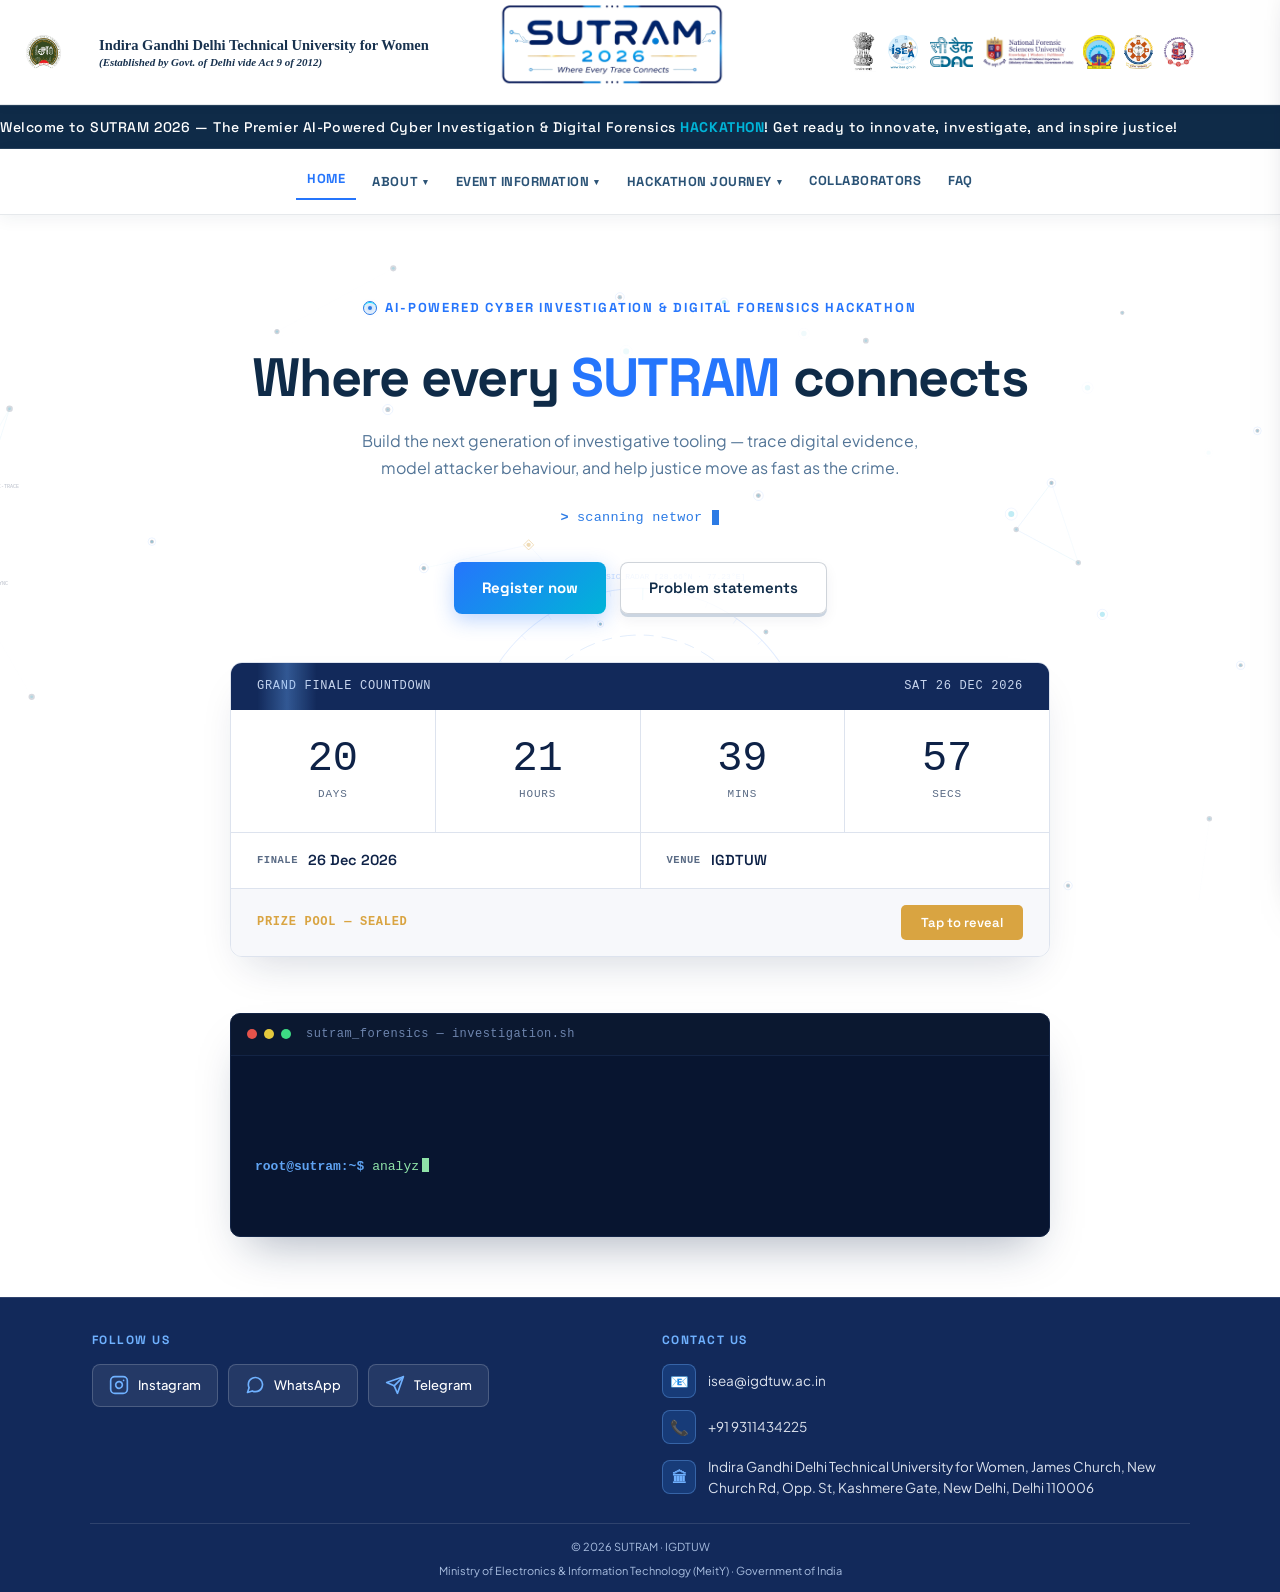
<file: index.html>
<!DOCTYPE html>
<html lang="en">
<head>
    <meta charset="UTF-8" />
    <meta name="viewport" content="width=device-width, initial-scale=1.0" />
    <meta name="description" content="SUTRAM 2026 — AI-Powered Cyber Investigation & Digital Forensics Hackathon." />
    <meta name="theme-color" content="#0E2247" />
    <meta http-equiv="refresh" content="0; url=pages/index.html" />
    <title>SUTRAM 2026 | Where Every Trace Connects</title>
    <link rel="icon" type="image/png" href="assets/images/logos/sutram_logo_final.png?v=4" />
    <script>
        window.location.replace("pages/index.html");
    </script>
</head>
<body>
    <p>If you are not redirected automatically, please follow this link: <a href="pages/index.html">SUTRAM 2026</a>.</p>
</body>
</html>
</file>
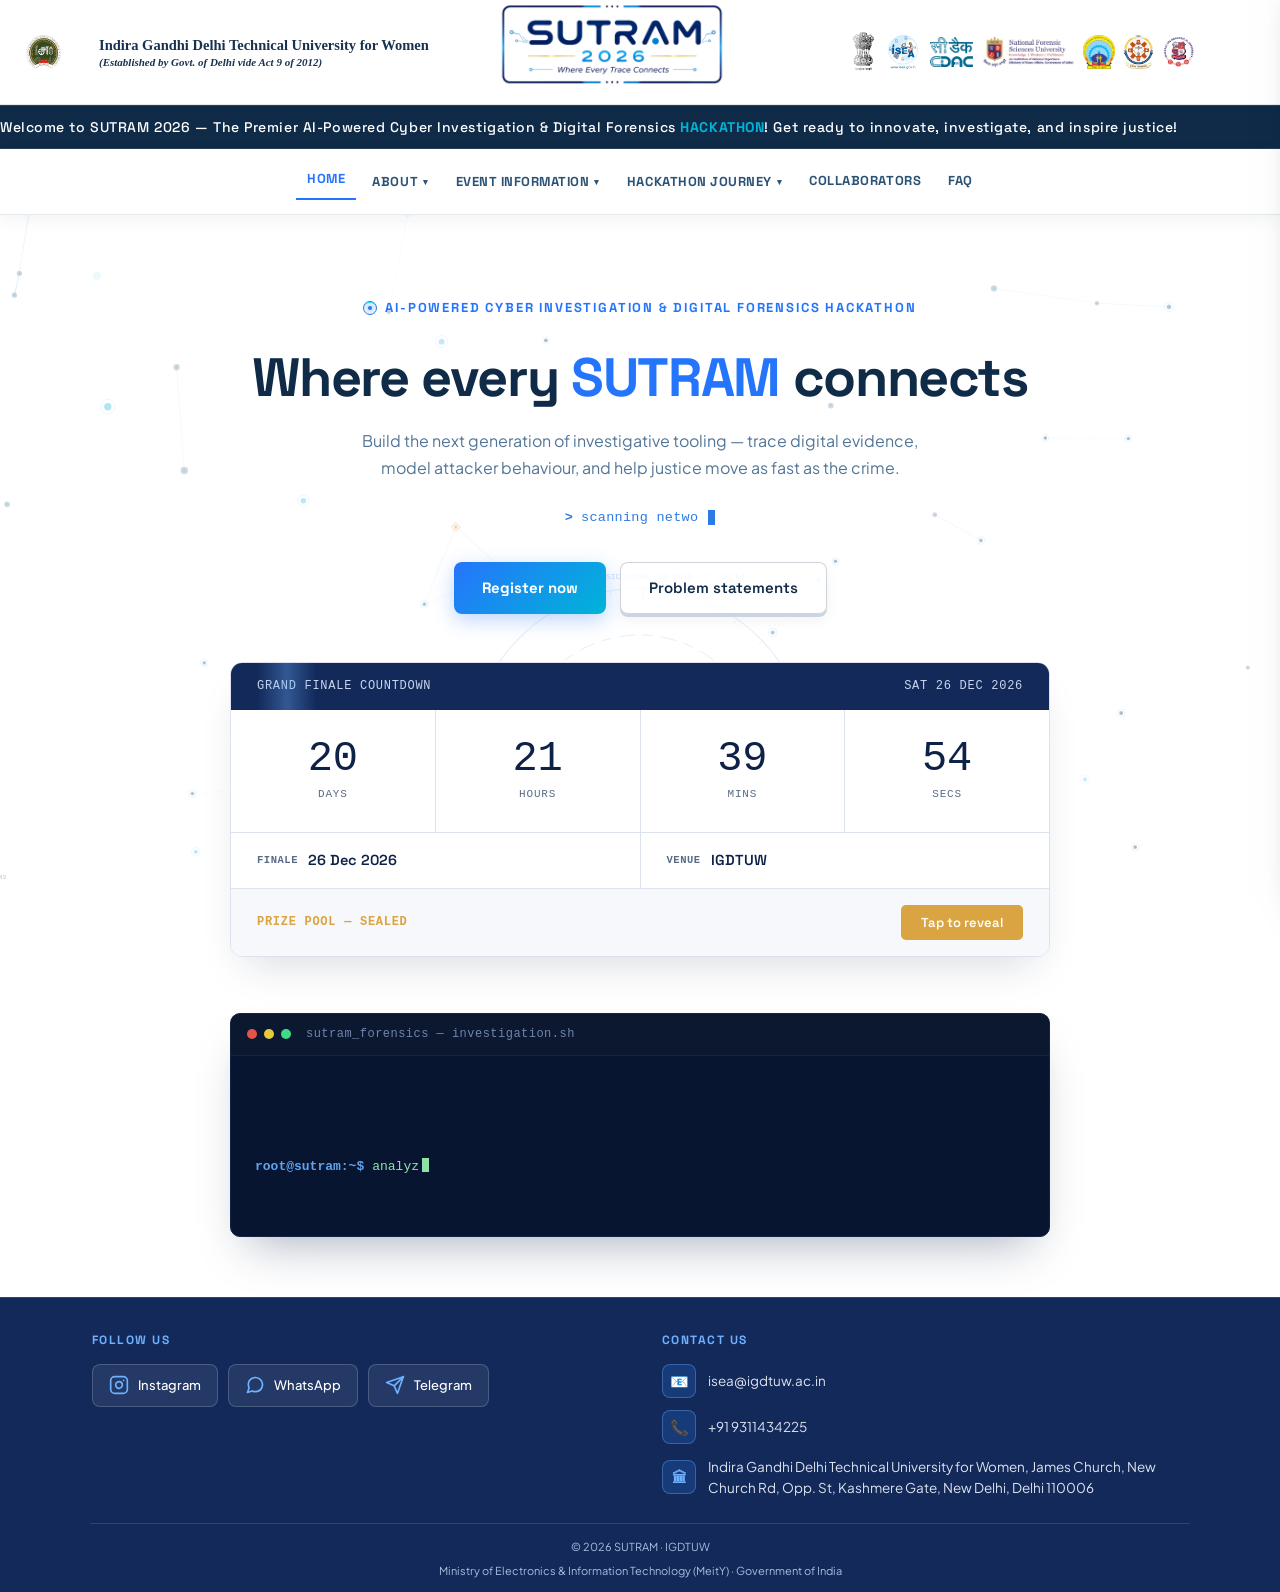
<file: pages/index.html>
<!DOCTYPE html>
<html lang="en">
<head>
<script>(function(){try{if(!localStorage.getItem("sutram-theme-v2")){localStorage.setItem("sutram-theme","light");localStorage.setItem("sutram-theme-v2","1");}var t=localStorage.getItem("sutram-theme");if(t!=="light"&&t!=="dark"){t="light";}document.documentElement.setAttribute("data-theme",t);}catch(e){document.documentElement.setAttribute("data-theme","light");}})();</script>
<meta charset="UTF-8" />
<meta name="viewport" content="width=device-width, initial-scale=1.0" />
<meta name="theme-color" content="#0E2247" />
<meta property="og:type" content="website" />
<meta property="og:title" content="SUTRAM 2026 | Where Every Trace Connects" />
<meta property="og:description" content="SUTRAM 2026 — AI-Powered Cyber Investigation & Digital Forensics Hackathon." />
<meta name="twitter:card" content="summary" />
<meta name="twitter:title" content="SUTRAM 2026 | Where Every Trace Connects" />
<meta name="twitter:description" content="SUTRAM 2026 — AI-Powered Cyber Investigation & Digital Forensics Hackathon." />
<meta name="description" content="SUTRAM 2026 — AI-Powered Cyber Investigation & Digital Forensics Hackathon." />
<title>SUTRAM 2026 | Where Every Trace Connects</title>
<link rel="icon" type="image/png" href="../assets/images/logos/sutram_logo_final.png?v=4" />
<link rel="preconnect" href="https://fonts.googleapis.com" />
<link rel="preconnect" href="https://fonts.gstatic.com" crossorigin />
<link href="https://fonts.googleapis.com/css2?family=Comfortaa:wght@700&family=Montserrat:wght@500;600;700;800;900&family=Outfit:wght@700;800;900&family=Plus+Jakarta+Sans:wght@400;500;600;700;800&family=Space+Grotesk:wght@500;600;700&display=swap" rel="stylesheet" />
<link rel="stylesheet" href="../css/style.css" />
</head>
<body>
  <a class="skip-link" href="#main-content">Skip to main content</a>
  <!-- 3D Interactive Cyber Forensics Mesh Canvas (Full Page Background) -->
  <canvas id="cyber3dCanvas" class="cyber-3d-canvas" aria-hidden="true"></canvas>

  <div class="page">
    <main class="announcement" id="main-content">
      <header class="topbar">
        <div class="topbar-left">
          <a href="index.html" class="topbar-igdtuw-link" aria-label="Indira Gandhi Delhi Technical University for Women" title="Indira Gandhi Delhi Technical University for Women">
            <img loading="eager" decoding="async" class="igdtuw-emblem theme-logo-light" src="../assets/images/logos/igdtuw_logo.png" alt="" aria-hidden="true" />
            <img loading="eager" decoding="async" class="igdtuw-emblem theme-logo-dark" src="../assets/images/logos/igdtuw_logo.png" alt="" aria-hidden="true" />
            <span class="igdtuw-wordmark"><strong>Indira Gandhi Delhi Technical University for Women</strong><small>(Established by Govt. of Delhi vide Act 9 of 2012)</small></span>
          </a>
        </div>

        <a class="topbar-center-logo" href="index.html" aria-label="SUTRAM 2026 home">
          <img loading="eager" decoding="async" class="theme-logo theme-logo-dark" src="../assets/images/logos/sutram_logo_final.png?v=4" alt="SUTRAM 2026" /><img loading="eager" decoding="async" class="theme-logo theme-logo-light" src="../assets/images/logos/sutram_logo_final.png?v=4" alt="" aria-hidden="true" />
        </a>

        <div class="topbar-right">
          <div class="topbar-partner-logos">
            <img loading="eager" decoding="async" class="partner-logo emblem-logo" src="../assets/images/partners/Emblem_of_India_with_transparent_background.png" alt="Government of India emblem" title="Government of India" />
            <img loading="eager" decoding="async" class="partner-logo isea-logo" src="../assets/images/partners/isea_logo.png" alt="ISEA logo" title="Information Security Education and Awareness (ISEA)" />
            <img loading="eager" decoding="async" class="partner-logo cdac-logo" src="../assets/images/logos/cdac.png" alt="C-DAC" title="Centre for Development of Advanced Computing (C-DAC)" />
            <img loading="eager" decoding="async" class="partner-logo nfsu-logo" src="../assets/images/logos/nfsu_logo.png" alt="NFSU" title="National Forensic Sciences University (NFSU)" />
            <img loading="eager" decoding="async" class="partner-logo mnit-logo" src="../assets/images/logos/mnit_bhopal.png" alt="MANIT Bhopal" title="Maulana Azad National Institute of Technology, Bhopal" />
            <img loading="eager" decoding="async" class="partner-logo iiit-logo" src="../assets/images/logos/iiit_sonipat.png" alt="IIIT Sonepat" title="Indian Institute of Information Technology, Sonepat" />
            <img loading="eager" decoding="async" class="partner-logo gtu-logo" src="../assets/images/logos/gtu.png" alt="GTU" title="Gujarat Technological University (GTU)" />
          </div>
        </div>

        <button type="button" class="hamburger-btn" id="menuToggle" aria-expanded="false" aria-controls="navDrawer" aria-label="Toggle navigation menu" title="Navigation Menu">
          <span class="bar"></span>
          <span class="bar"></span>
          <span class="bar"></span>
        </button>
      </header>

      <div class="notification-marquee">
        <div class="marquee-css"><span class="marquee-css-track">
          <span class="marquee-text">Welcome to SUTRAM 2026 &mdash; The Premier AI-Powered Cyber Investigation &amp; Digital Forensics <span class="highlight">HACKATHON</span>! Get ready to innovate, investigate, and inspire justice!</span>
        </span></div>
      </div>

      <nav class="primary-nav" aria-label="Primary navigation">
        <a class="active" href="index.html">Home</a>

        <div class="nav-item">
          <button type="button" class="nav-dropdown-toggle" aria-haspopup="true" aria-expanded="false">About <span class="nav-caret">▾</span></button>
          <div class="nav-dropdown-menu">
            <a href="about.html">About SUTRAM</a>
            <a href="collaborators.html">Collaborators</a>
          </div>
        </div>

        <div class="nav-item">
          <button type="button" class="nav-dropdown-toggle" aria-haspopup="true" aria-expanded="false">Event Information <span class="nav-caret">▾</span></button>
          <div class="nav-dropdown-menu">
            <a href="guidelines.html">Guidelines &amp; Policies</a>
            <a href="evaluation.html">Evaluation Criteria</a>
            <a href="brochure.html">Brochure</a>
            <a href="mentors.html">Mentors</a>
            <a href="jury.html">Jury</a>
            <a href="committee.html">Committee</a>
          </div>
        </div>

        <div class="nav-item">
          <button type="button" class="nav-dropdown-toggle" aria-haspopup="true" aria-expanded="false">Hackathon Journey <span class="nav-caret">▾</span></button>
          <div class="nav-dropdown-menu">
        <a href="problem-statements.html">Problem Statements</a>
        <a href="https://faas.isea.app/formview/Hackathon2026">Registration and PPT Submission</a>
        <a class="nav-template-link" href="../SUTRAM_2026_Idea_Submission_Template.pptx" download="SUTRAM_2026_Idea_Submission_Template.pptx">Download PPT Template</a>
        <a href="evaluation.html">Evaluation</a>
        <a href="results.html">Results</a>
        <div class="nav-dropdown-divider"></div>
        <span class="nav-dropdown-section-label">Up Next</span>
        <div class="nav-timeline-inline" data-timeline-panel>
          <div class="nav-timeline-row" data-timeline-group="1" data-roll-date="2026-10-05"><span class="nav-timeline-label">Registration / Idea Submission Opens</span><span class="nav-timeline-value" data-date="2026-09-07">7 Sep 2026</span></div>
          <div class="nav-timeline-row" data-timeline-group="1" data-roll-date="2026-10-05"><span class="nav-timeline-label">Registration / Idea Submission Closes</span><span class="nav-timeline-value" data-date="2026-10-05">5 Oct 2026</span></div>
          <div class="nav-timeline-row" data-timeline-group="2" data-roll-date="2026-10-25"><span class="nav-timeline-label">First Round Results</span><span class="nav-timeline-value" data-date="2026-10-25">25 Oct 2026</span></div>
          <div class="nav-timeline-row" data-timeline-group="3" data-roll-date="2026-10-28"><span class="nav-timeline-label">Problem Statement Release</span><span class="nav-timeline-value" data-date="2026-10-28">28 Oct 2026</span></div>
          <div class="nav-timeline-row" data-timeline-group="4" data-roll-date="2026-11-10"><span class="nav-timeline-label">Mentorship Sessions</span><span class="nav-timeline-value" data-date="2026-11-01">1–10 Nov 2026</span></div>
          <div class="nav-timeline-row" data-timeline-group="5" data-roll-date="2026-11-20"><span class="nav-timeline-label">Prototype / PPT Submission</span><span class="nav-timeline-value" data-date="2026-11-20">20 Nov 2026</span></div>
          <div class="nav-timeline-row" data-timeline-group="6" data-roll-date="2026-12-05"><span class="nav-timeline-label">Final 25 Teams Selected</span><span class="nav-timeline-value" data-date="2026-12-05">5 Dec 2026</span></div>
          <div class="nav-timeline-row" data-timeline-group="7" data-roll-date="2026-12-27"><span class="nav-timeline-label">Hackathon Finale</span><span class="nav-timeline-value" data-date="2026-12-26">26–27 Dec 2026</span></div>
          <div class="nav-timeline-row" data-timeline-group="7" data-roll-date="2026-12-27"><span class="nav-timeline-label">Winner Announcement</span><span class="nav-timeline-value" data-date="2026-12-27">27 Dec 2026</span></div>
          <p class="nav-timeline-empty" data-timeline-empty hidden>All milestones completed. Thank you for being part of SUTRAM 2026!</p>
        </div>
        <a class="nav-dropdown-link" href="timeline.html">View Full Timeline ↗</a>
      </div>
  </div>

        <a href="collaborators.html">Collaborators</a>
        <a href="faq.html">FAQ</a>
      </nav>

      <section class="hero">
        <div class="wrap">
          <div class="hero-inner">
            <div class="kicker">
              <span class="cyber-radar" aria-hidden="true">
                <span class="radar-sweep"></span>
                <span class="radar-dot"></span>
              </span>
              AI-powered cyber investigation &amp; digital forensics hackathon
            </div>
            <h1>Where every <span class="accent">SUTRAM</span> connects</h1>
            <p class="sub">Build the next generation of investigative tooling &mdash; trace digital evidence, model attacker behaviour, and help justice move as fast as the crime.</p>
            <div class="terminal-scan" aria-live="polite">
              <span class="terminal-prompt">&gt;</span>
              <span class="terminal-text" id="terminalScanText">scanning network traffic for anomalies...</span><span class="terminal-cursor"></span>
            </div>
            <div class="cta-row">
              <a href="https://faas.isea.app/formview/Hackathon2026" class="btn btn-primary">Register now</a>
              <a href="problem-statements.html" class="btn btn-secondary">Problem statements</a>
            </div>
          </div>

          <div class="panel">
            <div class="panel-head">
              <span>GRAND FINALE COUNTDOWN</span>
              <span>SAT 26 DEC 2026</span>
            </div>
            <div class="timer" data-vtl-countdown data-vtl-fixed-target="2026-12-26" data-vtl-fixed-label="Grand Finale">
              <div class="cell"><div class="num" data-vtl-countdown-days>109</div><div class="lbl">DAYS</div></div>
              <div class="cell"><div class="num" data-vtl-countdown-hours>10</div><div class="lbl">HOURS</div></div>
              <div class="cell"><div class="num" data-vtl-countdown-minutes>08</div><div class="lbl">MINS</div></div>
              <div class="cell"><div class="num" data-vtl-countdown-seconds>44</div><div class="lbl">SECS</div></div>
            </div>
            <div class="meta-row">
              <div class="meta"><span class="k">FINALE</span><span class="v">26 Dec 2026</span></div>
              <div class="meta"><span class="k">VENUE</span><span class="v">IGDTUW</span></div>
            </div>
            <div class="prize-strip">
              <span class="k">PRIZE POOL &mdash; SEALED</span>
              <button type="button" class="reveal-btn" data-prize-reveal>Tap to reveal</button>
            </div>
          </div>

          <!-- CYBER INVESTIGATION TERMINAL WINDOW -->
          <div class="cyber-terminal-window" role="region" aria-label="Live Investigation Terminal">
            <div class="cyber-terminal-header">
              <div class="cyber-terminal-dots">
                <span class="dot dot-red"></span>
                <span class="dot dot-yellow"></span>
                <span class="dot dot-green"></span>
              </div>
              <div class="cyber-terminal-title">sutram_forensics &mdash; investigation.sh</div>
            </div>
            <div class="cyber-terminal-body" id="cyberTerminalBody">
              <!-- Lines typed dynamically by JavaScript -->
            </div>
          </div>
        </div>
      </section>

      <!-- GRAND PRIZE REVEAL OVERLAY -->
      <div class="prize-overlay" data-prize-overlay hidden>
        <div class="prize-overlay-backdrop" data-prize-overlay-backdrop></div>
        <div class="prize-overlay-panel" role="dialog" aria-modal="true" aria-label="Grand Prize Pool Reveal">
          <button type="button" class="prize-overlay-close" data-prize-overlay-close aria-label="Close">&times;</button>
          <span class="prize-overlay-confetti" data-prize-overlay-confetti aria-hidden="true"></span>
          <span class="prize-overlay-eyebrow">Grand Prize Pool</span>
          <span class="prize-overlay-amount">&#8377;2.5 Lakh</span>
          <div class="prize-overlay-tiers">
            <div class="prize-overlay-tier prize-overlay-tier-first">
              <span class="prize-overlay-tier-medal" aria-hidden="true">&#129351;</span>
              <span class="prize-overlay-tier-rank">1st Place</span>
              <span class="prize-overlay-tier-amount">&#8377;1,25,000</span>
              <span class="prize-overlay-tier-tag">Award Winner Certificate + Trophy</span>
            </div>

            <div class="prize-overlay-tier prize-overlay-tier-second">
              <span class="prize-overlay-tier-medal" aria-hidden="true">&#129352;</span>
              <span class="prize-overlay-tier-rank">2nd Place</span>
              <span class="prize-overlay-tier-amount">&#8377;75,000</span>
              <span class="prize-overlay-tier-tag">Runner-up Certificate + Recognition</span>
            </div>

            <div class="prize-overlay-tier prize-overlay-tier-third">
              <span class="prize-overlay-tier-medal" aria-hidden="true">&#129353;</span>
              <span class="prize-overlay-tier-rank">3rd Place</span>
              <span class="prize-overlay-tier-amount">&#8377;50,000</span>
              <span class="prize-overlay-tier-tag">2nd Runner-up Certificate</span>
            </div>
          </div>
          <span class="prize-overlay-sub">Up for grabs at SUTRAM 2026</span>
        </div>
      </div>

      <footer class="page-footer">
        <div class="footer-container">
          <section class="footer-col" id="socials">
            <h2>Follow Us</h2>
            <div class="social-buttons">
              <a href="https://www.instagram.com/sutram_2026?igsh=MTRsaG00M3dqNG5oaA==" class="social-btn" target="_blank" rel="noopener" aria-label="Instagram">
                <svg width="20" height="20" viewBox="0 0 24 24" fill="none" stroke="currentColor" stroke-width="2" stroke-linecap="round" stroke-linejoin="round" aria-hidden="true"><rect x="2" y="2" width="20" height="20" rx="5" ry="5"></rect><path d="M16 11.37A4 4 0 1 1 12.63 8 4 4 0 0 1 16 11.37z"></path><line x1="17.5" y1="6.5" x2="17.51" y2="6.5"></line></svg>
                Instagram
              </a>
              <a href="https://chat.whatsapp.com/GdZ1pulNiuoJmmW5uX4iJ7?s=sh&p=a&ilr=0" class="social-btn" target="_blank" rel="noopener" aria-label="WhatsApp">
                <svg width="20" height="20" viewBox="0 0 24 24" fill="none" stroke="currentColor" stroke-width="2" stroke-linecap="round" stroke-linejoin="round" aria-hidden="true"><path d="M21 11.5a8.38 8.38 0 0 1-.9 3.8 8.5 8.5 0 0 1-7.6 4.7 8.38 8.38 0 0 1-3.8-.9L3 21l1.9-5.7a8.38 8.38 0 0 1-.9-3.8 8.5 8.5 0 0 1 4.7-7.6 8.38 8.38 0 0 1 3.8-.9h.5a8.48 8.48 0 0 1 8 8v.5z"></path></svg>
                WhatsApp
              </a>
              <a href="https://t.me/sutram2026" class="social-btn" target="_blank" rel="noopener" aria-label="Telegram">
                <svg width="20" height="20" viewBox="0 0 24 24" fill="none" stroke="currentColor" stroke-width="2" stroke-linecap="round" stroke-linejoin="round" aria-hidden="true"><line x1="22" y1="2" x2="11" y2="13"></line><polygon points="22 2 15 22 11 13 2 9 22 2"></polygon></svg>
                Telegram
              </a>
            </div>
          </section>

          <section class="footer-col" id="contact">
            <h2>Contact Us</h2>
            <div class="contact-list">
              <a href="mailto:isea@igdtuw.ac.in" class="contact-link-item">
                <span class="contact-icon-badge" aria-hidden="true">📧</span>
                <span>isea@igdtuw.ac.in</span>
              </a>
              <a href="tel:+919311434225" class="contact-link-item">
                <span class="contact-icon-badge" aria-hidden="true">📞</span>
                <span>+91 9311434225</span>
              </a>
              <div class="contact-link-item">
                <span class="contact-icon-badge" aria-hidden="true">🏛</span>
                <span>Indira Gandhi Delhi Technical University for Women, James Church, New Church Rd, Opp. St, Kashmere Gate, New Delhi, Delhi 110006</span>
              </div>
            </div>
          </section>
        </div>

        <nav class="footer-sitemap-wrap" aria-label="Website sitemap">
          <ul class="footer-sitemap">
            <li><a href="index.html">Home</a></li>
            <li><a href="about.html">About SUTRAM</a></li>
            <li><a href="collaborators.html">Collaborators</a></li>
            <li><a href="guidelines.html">Guidelines</a></li>
            <li><a href="evaluation.html">Evaluation</a></li>
            <li><a href="brochure.html">Brochure</a></li>
            <li><a href="mentors.html">Mentors</a></li>
            <li><a href="jury.html">Jury</a></li>
            <li><a href="committee.html">Committee</a></li>
            <li><a href="journey.html">Journey</a></li>
            <li><a href="timeline.html">Timeline</a></li>
            <li><a href="problem-statements.html">Problem Statements</a></li>
            <li><a href="participation.html">Participation</a></li>
            <li><a href="prizes.html">Prizes</a></li>
            <li><a href="submission.html">Submission</a></li>
            <li><a href="results.html">Results</a></li>
            <li><a href="faq.html">FAQ</a></li>
          </ul>
        </nav>

        <div class="footer-bottom-bar">
          <span>&copy; 2026 SUTRAM &middot; IGDTUW</span>
          <span>Ministry of Electronics &amp; Information Technology (MeitY) &middot; Government of India</span>
        </div>
      </footer>
    </main>
  </div>

  <!-- Slide-Out Navigation Drawer -->
  <nav class="nav-drawer" id="navDrawer" aria-label="Site navigation" aria-hidden="true" role="dialog">
    <div class="drawer-header">
      <span class="drawer-title">Main Menu</span>
      <button type="button" class="close-drawer" id="closeDrawer" aria-label="Close menu">&times;</button>
    </div>
    <ul class="drawer-links">
      <li><a class="active" href="index.html">Home</a></li>

      <li class="drawer-group">
        <button type="button" class="drawer-group-toggle" aria-expanded="false">About <span class="drawer-group-caret">▾</span></button>
        <ul class="drawer-sublist">
          <li class="drawer-sublist-label">About</li>
          <li><a href="about.html">About SUTRAM</a></li>
          <li><a href="collaborators.html">Collaborators</a></li>
        </ul>
      </li>

      <li class="drawer-group">
        <button type="button" class="drawer-group-toggle" aria-expanded="false">Event Information <span class="drawer-group-caret">▾</span></button>
        <ul class="drawer-sublist">
          <li class="drawer-sublist-label">Event Information</li>
          <li><a href="guidelines.html">Guidelines &amp; Policies</a></li>
          <li><a href="evaluation.html">Evaluation Criteria</a></li>
          <li><a href="brochure.html">Brochure</a></li>
          <li><a href="mentors.html">Mentors</a></li>
          <li><a href="jury.html">Jury</a></li>
          <li><a href="committee.html">Committee</a></li>
        </ul>
      </li>

      <li class="drawer-group">
        <button type="button" class="drawer-group-toggle" aria-expanded="false">Hackathon Journey <span class="drawer-group-caret">▾</span></button>
        <ul class="drawer-sublist" data-timeline-panel>
          <li class="drawer-sublist-label">Hackathon Journey</li>
          <li><a href="journey.html">Hackathon Journey</a></li>
          <li><a href="problem-statements.html">Problem Statements</a></li>
          <li><a href="participation.html">Participation</a></li>
          <li><a href="prizes.html">Prizes</a></li>
          <li><a href="submission.html">Submission</a></li>
          <li><a href="https://faas.isea.app/formview/Hackathon2026">Registration and PPT Submission</a></li>
          <li><a class="drawer-template-link" href="../SUTRAM_2026_Idea_Submission_Template.pptx" download="SUTRAM_2026_Idea_Submission_Template.pptx">Download PPT Template</a></li>
          <li><a href="evaluation.html">Evaluation</a></li>
          <li><a href="results.html">Results</a></li>
          <li class="drawer-sublist-divider">Up Next</li>
          <li class="drawer-timeline-row" data-timeline-group="1" data-roll-date="2026-10-05"><span class="drawer-timeline-label">Registration / Idea Submission Opens</span><span class="drawer-timeline-value" data-date="2026-09-07">7 Sep 2026</span></li>
          <li class="drawer-timeline-row" data-timeline-group="1" data-roll-date="2026-10-05"><span class="drawer-timeline-label">Registration / Idea Submission Closes</span><span class="drawer-timeline-value" data-date="2026-10-05">5 Oct 2026</span></li>
          <li class="drawer-timeline-row" data-timeline-group="2" data-roll-date="2026-10-25"><span class="drawer-timeline-label">First Round Results</span><span class="drawer-timeline-value" data-date="2026-10-25">25 Oct 2026</span></li>
          <li class="drawer-timeline-row" data-timeline-group="3" data-roll-date="2026-10-28"><span class="drawer-timeline-label">Problem Statement Release</span><span class="drawer-timeline-value" data-date="2026-10-28">28 Oct 2026</span></li>
          <li class="drawer-timeline-row" data-timeline-group="4" data-roll-date="2026-11-10"><span class="drawer-timeline-label">Mentorship Sessions</span><span class="drawer-timeline-value" data-date="2026-11-01">1&ndash;10 Nov 2026</span></li>
          <li class="drawer-timeline-row" data-timeline-group="5" data-roll-date="2026-11-20"><span class="drawer-timeline-label">Prototype / PPT Submission</span><span class="drawer-timeline-value" data-date="2026-11-20">20 Nov 2026</span></li>
          <li class="drawer-timeline-row" data-timeline-group="6" data-roll-date="2026-12-05"><span class="drawer-timeline-label">Final 25 Teams Selected</span><span class="drawer-timeline-value" data-date="2026-12-05">5 Dec 2026</span></li>
          <li class="drawer-timeline-row" data-timeline-group="7" data-roll-date="2026-12-27"><span class="drawer-timeline-label">Hackathon Finale</span><span class="drawer-timeline-value" data-date="2026-12-26">26&ndash;27 Dec 2026</span></li>
          <li class="drawer-timeline-row" data-timeline-group="7" data-roll-date="2026-12-27"><span class="drawer-timeline-label">Winner Announcement</span><span class="drawer-timeline-value" data-date="2026-12-27">27 Dec 2026</span></li>
          <li class="drawer-timeline-empty" data-timeline-empty hidden>All milestones completed. Thank you for being part of SUTRAM 2026!</li>
          <li><a href="timeline.html">View Full Timeline ↗</a></li>
        </ul>
      </li>

      <li><a href="timeline.html">Timeline</a></li>
      <li><a href="faq.html">FAQ</a></li>
      <li><a href="https://faas.isea.app/formview/Hackathon2026" rel="noopener">Register</a></li>
    </ul>
  </nav>
  <div class="nav-backdrop" id="navBackdrop" aria-hidden="true"></div>

<script src="../js/main.js"></script>
</body>
</html>
</file>
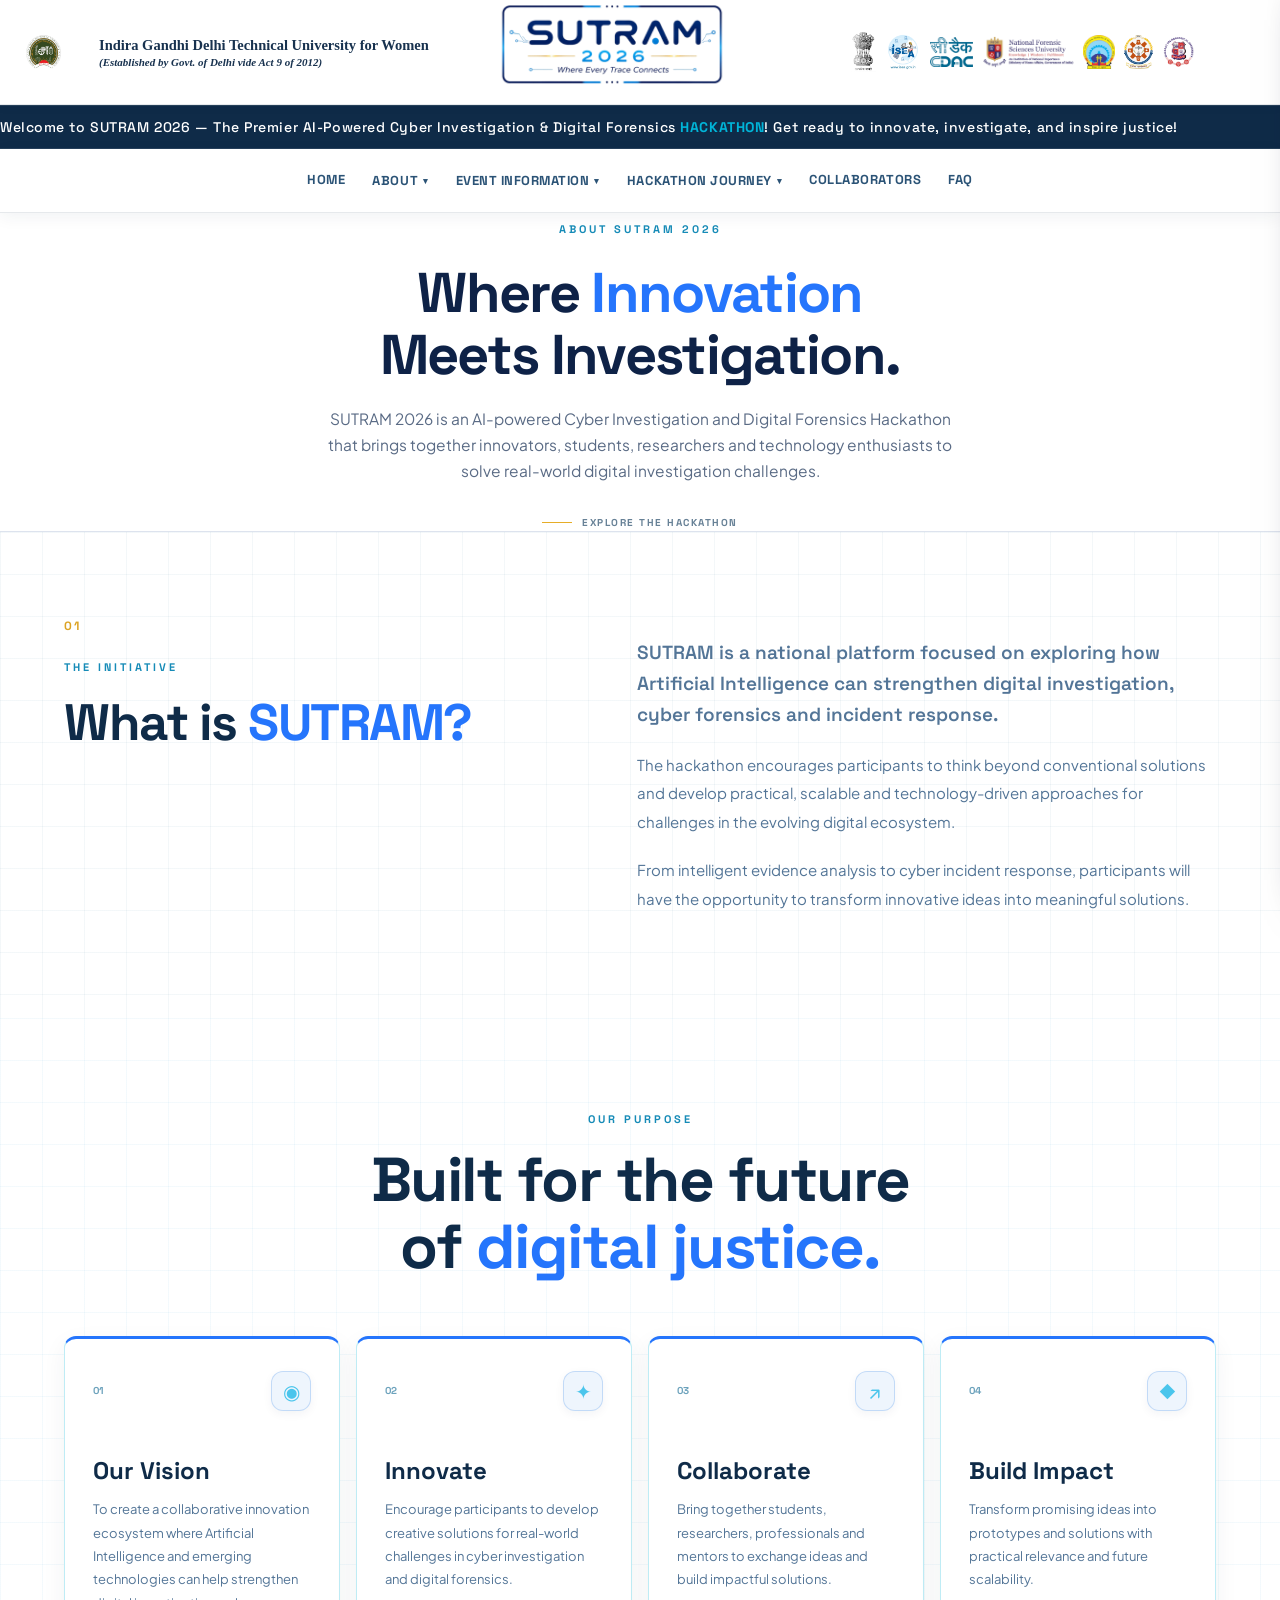
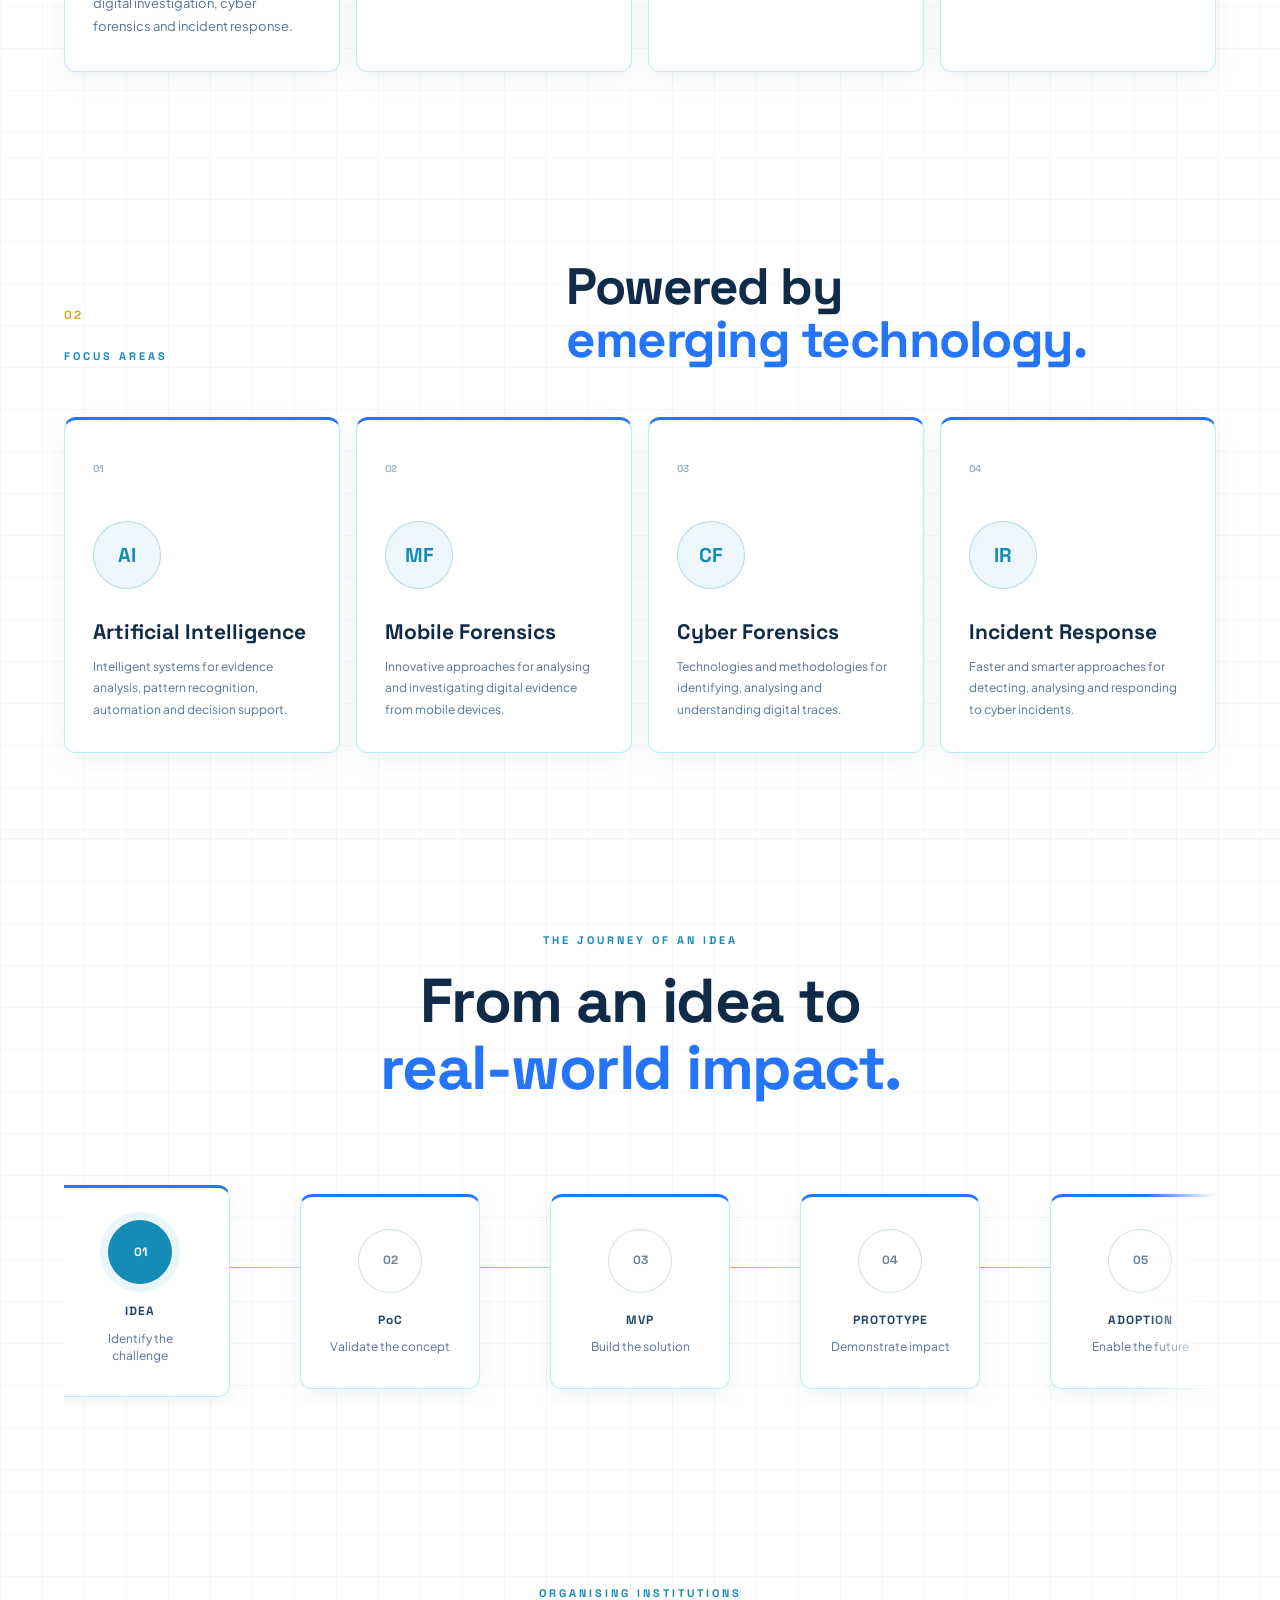
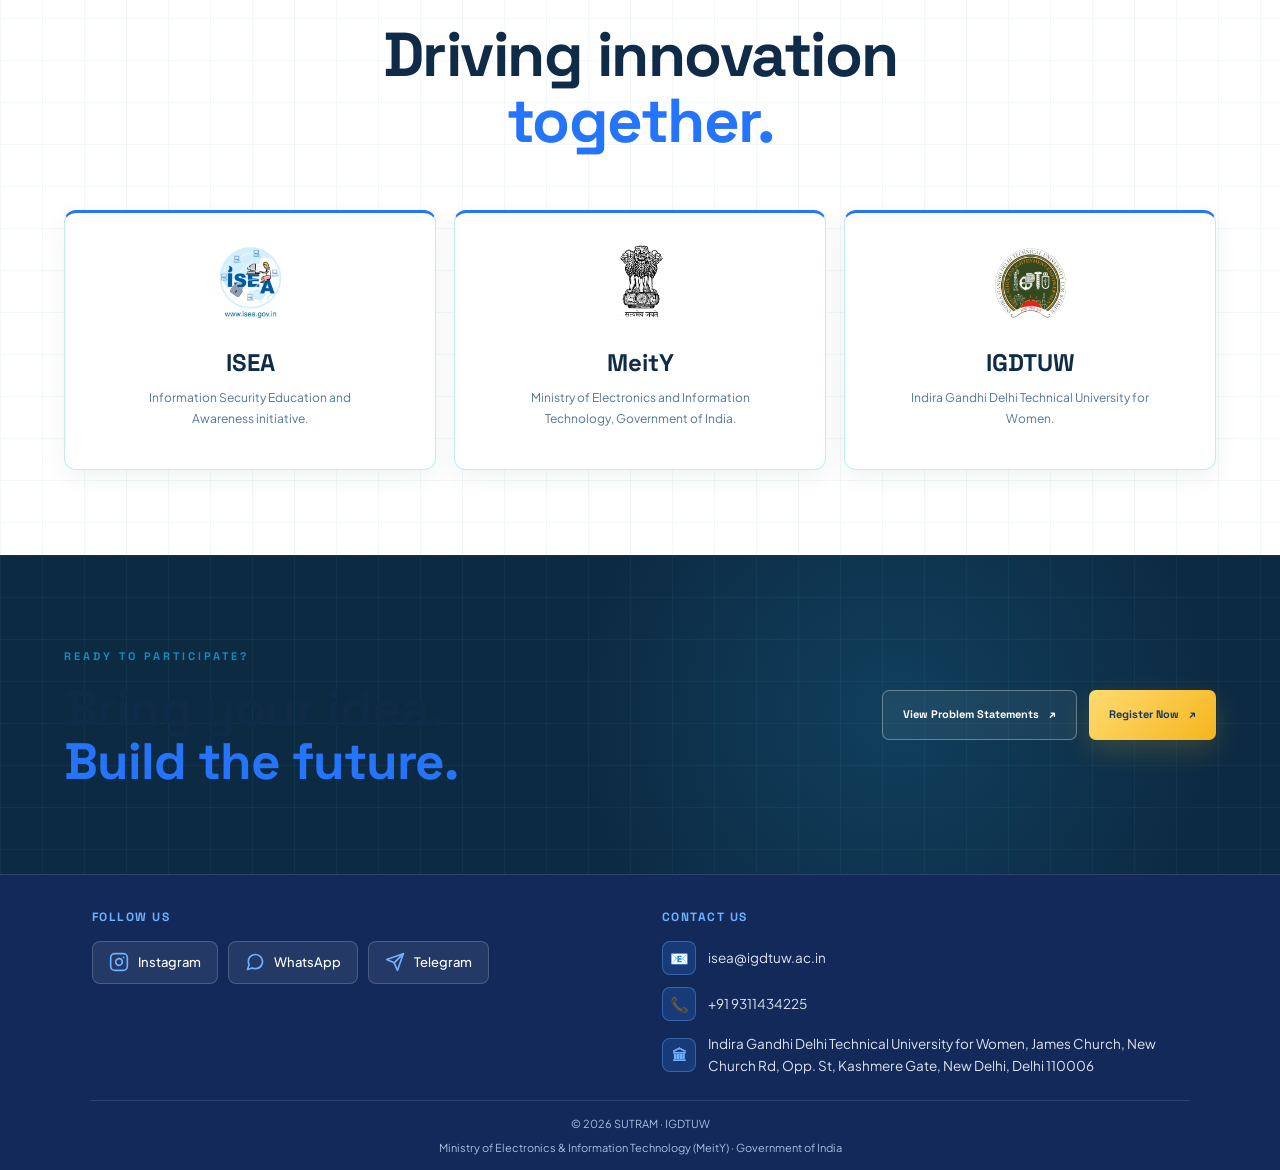
<file: pages/about.html>
﻿<!DOCTYPE html>
<html lang="en">

<head>
<script>(function(){try{if(!localStorage.getItem("sutram-theme-v2")){localStorage.setItem("sutram-theme","light");localStorage.setItem("sutram-theme-v2","1");}var t=localStorage.getItem("sutram-theme");if(t!=="light"&&t!=="dark"){t="light";}document.documentElement.setAttribute("data-theme",t);}catch(e){document.documentElement.setAttribute("data-theme","light");}})();</script>
    <meta charset="UTF-8">
    <meta name="viewport" content="width=device-width, initial-scale=1.0">

    <title>About | SUTRAM 2026</title>
<link rel="icon" type="image/png" href="../assets/images/logos/sutram_logo_final.png?v=4" />

    <link rel="preconnect" href="https://fonts.googleapis.com" />
    <link rel="preconnect" href="https://fonts.gstatic.com" crossorigin />
    <link href="https://fonts.googleapis.com/css2?family=Comfortaa:wght@700&family=Montserrat:wght@500;600;700;800;900&family=Outfit:wght@700;800;900&family=Plus+Jakarta+Sans:wght@400;500;600;700;800&family=Space+Grotesk:wght@500;600;700&display=swap" rel="stylesheet" />

    <link rel="stylesheet" href="../css/style.css">
</head>

<body>
  <a class="skip-link" href="#main-content">Skip to main content</a>
  <header class="topbar">
            <div class="topbar-left">
          <a href="index.html" class="topbar-igdtuw-link" aria-label="Indira Gandhi Delhi Technical University for Women" title="Indira Gandhi Delhi Technical University for Women">
            <img loading="eager" decoding="async" class="igdtuw-emblem theme-logo-light" src="../assets/images/logos/igdtuw_logo.png" alt="" aria-hidden="true" />
            <img loading="eager" decoding="async" class="igdtuw-emblem theme-logo-dark" src="../assets/images/logos/igdtuw_logo.png" alt="" aria-hidden="true" />
            <span class="igdtuw-wordmark"><strong>Indira Gandhi Delhi Technical University for Women</strong><small>(Established by Govt. of Delhi vide Act 9 of 2012)</small></span>
          </a>
        </div>

    <a class="topbar-center-logo" href="index.html" aria-label="SUTRAM 2026 home">
    <img loading="eager" decoding="async" class="theme-logo theme-logo-dark" src="../assets/images/logos/sutram_logo_final.png?v=4" alt="SUTRAM 2026" /><img loading="eager" decoding="async" class="theme-logo theme-logo-light" src="../assets/images/logos/sutram_logo_final.png?v=4" alt="" aria-hidden="true" />
    </a>

            <div class="topbar-right">
          <div class="topbar-partner-logos">
            <img loading="eager" decoding="async" class="partner-logo emblem-logo" src="../assets/images/partners/Emblem_of_India_with_transparent_background.png" alt="Government of India emblem" title="Government of India" />
            <img loading="eager" decoding="async" class="partner-logo isea-logo" src="../assets/images/partners/isea_logo.png" alt="ISEA logo" title="Information Security Education and Awareness (ISEA)" />
            <img loading="eager" decoding="async" class="partner-logo cdac-logo" src="../assets/images/logos/cdac.png" alt="C-DAC" title="Centre for Development of Advanced Computing (C-DAC)" />
            <img loading="eager" decoding="async" class="partner-logo nfsu-logo" src="../assets/images/logos/nfsu_logo.png" alt="NFSU" title="National Forensic Sciences University (NFSU)" />
            <img loading="eager" decoding="async" class="partner-logo mnit-logo" src="../assets/images/logos/mnit_bhopal.png" alt="MANIT Bhopal" title="Maulana Azad National Institute of Technology, Bhopal" />
            <img loading="eager" decoding="async" class="partner-logo iiit-logo" src="../assets/images/logos/iiit_sonipat.png" alt="IIIT Sonepat" title="Indian Institute of Information Technology, Sonepat" />
            <img loading="eager" decoding="async" class="partner-logo gtu-logo" src="../assets/images/logos/gtu.png" alt="GTU" title="Gujarat Technological University (GTU)" />
          </div>
        </div>

    <button type="button" class="hamburger-btn" id="menuToggle" aria-expanded="false" aria-controls="navDrawer" aria-label="Toggle navigation menu" title="Navigation Menu">
      <span class="bar"></span>
      <span class="bar"></span>
      <span class="bar"></span>
    </button>
  </header>

  <div class="notification-marquee">
    <div class="marquee-css"><span class="marquee-css-track">
      <span class="marquee-text">Welcome to SUTRAM 2026 &mdash; The Premier AI-Powered Cyber Investigation &amp; Digital Forensics <span class="highlight">HACKATHON</span>! Get ready to innovate, investigate, and inspire justice!</span>
    </span></div>
  </div>

  <nav class="primary-nav" aria-label="Primary navigation">
    <a href="index.html">Home</a>

    <div class="nav-item">
      <button type="button" class="nav-dropdown-toggle" aria-haspopup="true" aria-expanded="false">About <span class="nav-caret">▾</span></button>
      <div class="nav-dropdown-menu">
        <a class="active" href="about.html">About SUTRAM</a>
        <a href="collaborators.html">Collaborators</a>
      </div>
    </div>

    <div class="nav-item">
      <button type="button" class="nav-dropdown-toggle" aria-haspopup="true" aria-expanded="false">Event Information <span class="nav-caret">▾</span></button>
      <div class="nav-dropdown-menu">
        <a href="guidelines.html">Guidelines &amp; Policies</a>
        <a href="evaluation.html">Evaluation Criteria</a>
        <a href="brochure.html">Brochure</a>
        <a href="mentors.html">Mentors</a>
        <a href="jury.html">Jury</a>
        <a href="committee.html">Committee</a>
      </div>
    </div>

    <div class="nav-item">
      <button type="button" class="nav-dropdown-toggle" aria-haspopup="true" aria-expanded="false">Hackathon Journey <span class="nav-caret">▾</span></button>
      <div class="nav-dropdown-menu">
        <a href="problem-statements.html">Problem Statements</a>
        <a href="https://faas.isea.app/formview/Hackathon2026">Registration and PPT Submission</a>
        <a class="nav-template-link" href="../SUTRAM_2026_Idea_Submission_Template.pptx" download="SUTRAM_2026_Idea_Submission_Template.pptx">Download PPT Template</a>
        <a href="evaluation.html">Evaluation</a>
        <a href="results.html">Results</a>
        <div class="nav-dropdown-divider"></div>
        <span class="nav-dropdown-section-label">Up Next</span>
        <div class="nav-timeline-inline" data-timeline-panel>
          <div class="nav-timeline-row" data-timeline-group="1" data-roll-date="2026-10-05"><span class="nav-timeline-label">Registration / Idea Submission Opens</span><span class="nav-timeline-value" data-date="2026-09-07">7 Sep 2026</span></div>
          <div class="nav-timeline-row" data-timeline-group="1" data-roll-date="2026-10-05"><span class="nav-timeline-label">Registration / Idea Submission Closes</span><span class="nav-timeline-value" data-date="2026-10-05">5 Oct 2026</span></div>
          <div class="nav-timeline-row" data-timeline-group="2" data-roll-date="2026-10-25"><span class="nav-timeline-label">First Round Results</span><span class="nav-timeline-value" data-date="2026-10-25">25 Oct 2026</span></div>
          <div class="nav-timeline-row" data-timeline-group="3" data-roll-date="2026-10-28"><span class="nav-timeline-label">Problem Statement Release</span><span class="nav-timeline-value" data-date="2026-10-28">28 Oct 2026</span></div>
          <div class="nav-timeline-row" data-timeline-group="4" data-roll-date="2026-11-10"><span class="nav-timeline-label">Mentorship Sessions</span><span class="nav-timeline-value" data-date="2026-11-01">1–10 Nov 2026</span></div>
          <div class="nav-timeline-row" data-timeline-group="5" data-roll-date="2026-11-20"><span class="nav-timeline-label">Prototype / PPT Submission</span><span class="nav-timeline-value" data-date="2026-11-20">20 Nov 2026</span></div>
          <div class="nav-timeline-row" data-timeline-group="6" data-roll-date="2026-12-05"><span class="nav-timeline-label">Final 25 Teams Selected</span><span class="nav-timeline-value" data-date="2026-12-05">5 Dec 2026</span></div>
          <div class="nav-timeline-row" data-timeline-group="7" data-roll-date="2026-12-27"><span class="nav-timeline-label">Hackathon Finale</span><span class="nav-timeline-value" data-date="2026-12-26">26–27 Dec 2026</span></div>
          <div class="nav-timeline-row" data-timeline-group="7" data-roll-date="2026-12-27"><span class="nav-timeline-label">Winner Announcement</span><span class="nav-timeline-value" data-date="2026-12-27">27 Dec 2026</span></div>
          <p class="nav-timeline-empty" data-timeline-empty hidden>All milestones completed. Thank you for being part of SUTRAM 2026!</p>
        </div>
        <a class="nav-dropdown-link" href="timeline.html">View Full Timeline ↗</a>
      </div>
  </div>

    <a href="collaborators.html">Collaborators</a>
    <a href="faq.html">FAQ</a>
  </nav>


<!-- =========================================
     ABOUT PAGE
========================================== -->

<main class="about-content">


    <!-- =========================
         ABOUT HERO
    ========================== -->
    <section class="about-hero">

        <div class="about-hero-inner">

                <span class="page-label">
                    ABOUT SUTRAM 2026
                </span>

            <h1>
                Where <span>Innovation</span><br>
                Meets Investigation.
            </h1>

            <p>
                SUTRAM 2026 is an AI-powered Cyber Investigation and
                Digital Forensics Hackathon that brings together innovators,
                students, researchers and technology enthusiasts to solve
                real-world digital investigation challenges.
            </p>

            <div class="about-scroll-indicator">
                <span></span>
                Explore the Hackathon
            </div>

        </div>

    </section>


    <!-- =========================
         WHAT IS SUTRAM
    ========================== -->
    <section class="about-section">

        <div class="about-container about-intro-grid">

            <div class="about-section-heading">

                    <span class="section-number">
                        01
                    </span>

                <span class="small-label">
                        THE INITIATIVE
                    </span>

                <h2>
                    What is <span>SUTRAM?</span>
                </h2>

            </div>


            <div class="about-description">

                <p class="lead-text">
                    SUTRAM is a national platform focused on exploring
                    how Artificial Intelligence can strengthen digital
                    investigation, cyber forensics and incident response.
                </p>

                <p>
                    The hackathon encourages participants to think beyond
                    conventional solutions and develop practical, scalable
                    and technology-driven approaches for challenges in the
                    evolving digital ecosystem.
                </p>

                <p>
                    From intelligent evidence analysis to cyber incident
                    response, participants will have the opportunity to
                    transform innovative ideas into meaningful solutions.
                </p>

            </div>

        </div>

    </section>


    <!-- =========================
         VISION + OBJECTIVES
    ========================== -->
    <section class="about-section about-dark-section">

        <div class="about-container">

            <div class="about-center-heading">

                    <span class="small-label">
                        OUR PURPOSE
                    </span>

                <h2>
                    Built for the future of
                    <span>digital justice.</span>
                </h2>

            </div>


            <div class="vision-objective-grid">


                <!-- VISION -->
                <article class="about-info-card featured-info-card">

                    <div class="card-top">

                            <span class="card-number">
                                01
                            </span>

                        <span class="card-icon">
                                ◉
                            </span>

                    </div>

                    <h3>Our Vision</h3>

                    <p>
                        To create a collaborative innovation ecosystem
                        where Artificial Intelligence and emerging
                        technologies can help strengthen digital
                        investigation, cyber forensics and incident
                        response.
                    </p>

                </article>


                <!-- INNOVATE -->
                <article class="about-info-card">

                    <div class="card-top">

                            <span class="card-number">
                                02
                            </span>

                        <span class="card-icon">
                                ✦
                            </span>

                    </div>

                    <h3>Innovate</h3>

                    <p>
                        Encourage participants to develop creative
                        solutions for real-world challenges in cyber
                        investigation and digital forensics.
                    </p>

                </article>


                <!-- COLLABORATE -->
                <article class="about-info-card">

                    <div class="card-top">

                            <span class="card-number">
                                03
                            </span>

                        <span class="card-icon">
                                ↗
                            </span>

                    </div>

                    <h3>Collaborate</h3>

                    <p>
                        Bring together students, researchers,
                        professionals and mentors to exchange ideas
                        and build impactful solutions.
                    </p>

                </article>


                <!-- BUILD IMPACT -->
                <article class="about-info-card">

                    <div class="card-top">

                            <span class="card-number">
                                04
                            </span>

                        <span class="card-icon">
                                ◆
                            </span>

                    </div>

                    <h3>Build Impact</h3>

                    <p>
                        Transform promising ideas into prototypes and
                        solutions with practical relevance and future
                        scalability.
                    </p>

                </article>

            </div>

        </div>

    </section>


    <!-- =========================
         FOCUS AREAS
    ========================== -->
    <section class="about-section">

        <div class="about-container">


            <div class="about-section-heading wide-heading">

                <div>

                        <span class="section-number">
                            02
                        </span>

                    <span class="small-label">
                            FOCUS AREAS
                        </span>

                </div>

                <h2>
                    Powered by
                    <span>emerging technology.</span>
                </h2>

            </div>


            <div class="technology-grid">


                <!-- AI -->
                <article class="technology-card">

                        <span class="tech-number">
                            01
                        </span>

                    <div class="tech-symbol">
                        AI
                    </div>

                    <h3>
                        Artificial Intelligence
                    </h3>

                    <p>
                        Intelligent systems for evidence analysis,
                        pattern recognition, automation and
                        decision support.
                    </p>

                </article>


                <!-- MOBILE FORENSICS -->
                <article class="technology-card">

                        <span class="tech-number">
                            02
                        </span>

                    <div class="tech-symbol">
                        MF
                    </div>

                    <h3>
                        Mobile Forensics
                    </h3>

                    <p>
                        Innovative approaches for analysing and
                        investigating digital evidence from
                        mobile devices.
                    </p>

                </article>


                <!-- CYBER FORENSICS -->
                <article class="technology-card">

                        <span class="tech-number">
                            03
                        </span>

                    <div class="tech-symbol">
                        CF
                    </div>

                    <h3>
                        Cyber Forensics
                    </h3>

                    <p>
                        Technologies and methodologies for
                        identifying, analysing and understanding
                        digital traces.
                    </p>

                </article>


                <!-- INCIDENT RESPONSE -->
                <article class="technology-card">

                        <span class="tech-number">
                            04
                        </span>

                    <div class="tech-symbol">
                        IR
                    </div>

                    <h3>
                        Incident Response
                    </h3>

                    <p>
                        Faster and smarter approaches for detecting,
                        analysing and responding to cyber incidents.
                    </p>

                </article>

            </div>

        </div>

    </section>


    <!-- =========================
         IDEA JOURNEY
    ========================== -->
    <section class="about-section pipeline-section">

        <div class="about-container">

            <div class="about-center-heading">

                    <span class="small-label">
                        THE JOURNEY OF AN IDEA
                    </span>

                <h2>
                    From an idea to
                    <span>real-world impact.</span>
                </h2>

            </div>


            <div class="pipeline">


                <div class="pipeline-item active">

                    <span>01</span>

                    <strong>
                        IDEA
                    </strong>

                    <p>
                        Identify the challenge
                    </p>

                </div>


                <div class="pipeline-line"></div>


                <div class="pipeline-item">

                    <span>02</span>

                    <strong>
                        PoC
                    </strong>

                    <p>
                        Validate the concept
                    </p>

                </div>


                <div class="pipeline-line"></div>


                <div class="pipeline-item">

                    <span>03</span>

                    <strong>
                        MVP
                    </strong>

                    <p>
                        Build the solution
                    </p>

                </div>


                <div class="pipeline-line"></div>


                <div class="pipeline-item">

                    <span>04</span>

                    <strong>
                        PROTOTYPE
                    </strong>

                    <p>
                        Demonstrate impact
                    </p>

                </div>


                <div class="pipeline-line"></div>


                <div class="pipeline-item">

                    <span>05</span>

                    <strong>
                        ADOPTION
                    </strong>

                    <p>
                        Enable the future
                    </p>

                </div>

            </div>

        </div>

    </section>


    <!-- =========================
         ORGANISING INSTITUTIONS
    ========================== -->
    <section class="about-section organizers-section">

        <div class="about-container">

            <div class="about-center-heading">

                    <span class="small-label">
                        ORGANISING INSTITUTIONS
                    </span>

                <h2>
                    Driving innovation
                    <span>together.</span>
                </h2>

            </div>


            <div class="organizers-grid">


                <!-- ISEA -->
                <div class="organizer-card">

                    <img loading="lazy" decoding="async" src="../assets/images/partners/isea_logo.png"
                         alt="ISEA Logo">

                    <h3>
                        ISEA
                    </h3>

                    <p>
                        Information Security Education and Awareness
                        initiative.
                    </p>

                </div>


                <!-- MEITY -->
                <div class="organizer-card">

                    <img loading="lazy" decoding="async" src="../assets/images/partners/Emblem_of_India_with_transparent_background.png"
                         alt="Government of India">

                    <h3>
                        MeitY
                    </h3>

                    <p>
                        Ministry of Electronics and Information
                        Technology, Government of India.
                    </p>

                </div>


                <!-- IGDTUW -->
                <div class="organizer-card">

                    <img loading="lazy" decoding="async" src="../assets/images/partners/igdtuw-logo.473df1c6cbcd03a6bf01.png"
                         alt="IGDTUW Logo">

                    <h3>
                        IGDTUW
                    </h3>

                    <p>
                        Indira Gandhi Delhi Technical University
                        for Women.
                    </p>

                </div>

            </div>

        </div>

    </section>


    <!-- =========================
         FINAL CTA
    ========================== -->
    <section class="about-final-cta">

        <div class="about-container final-cta-inner">


            <div>

                    <span class="small-label">
                        READY TO PARTICIPATE?
                    </span>

                <h2>
                    Bring your idea.<br>
                    <span>Build the future.</span>
                </h2>

            </div>


            <div class="final-cta-buttons">

                <a href="problem-statements.html"
                   class="about-btn about-btn-outline">

                    View Problem Statements
                    <span>↗</span>

                </a>


                <a href="https://faas.isea.app/formview/Hackathon2026"
                   class="about-btn about-btn-primary">

                    Register Now
                    <span>↗</span>

                </a>

            </div>

        </div>

    </section>


</main>


  <footer class="page-footer">
    <div class="footer-container">
      <section class="footer-col">
        <h2>Follow Us</h2>
        <div class="social-buttons">
          <a href="https://www.instagram.com/sutram_2026?igsh=MTRsaG00M3dqNG5oaA==" class="social-btn" target="_blank" rel="noopener" aria-label="Instagram">
            <svg width="20" height="20" viewBox="0 0 24 24" fill="none" stroke="currentColor" stroke-width="2" stroke-linecap="round" stroke-linejoin="round" aria-hidden="true"><rect x="2" y="2" width="20" height="20" rx="5" ry="5"></rect><path d="M16 11.37A4 4 0 1 1 12.63 8 4 4 0 0 1 16 11.37z"></path><line x1="17.5" y1="6.5" x2="17.51" y2="6.5"></line></svg>
            Instagram
          </a>
          <a href="https://chat.whatsapp.com/GdZ1pulNiuoJmmW5uX4iJ7?s=sh&p=a&ilr=0" class="social-btn" target="_blank" rel="noopener" aria-label="WhatsApp">
            <svg width="20" height="20" viewBox="0 0 24 24" fill="none" stroke="currentColor" stroke-width="2" stroke-linecap="round" stroke-linejoin="round" aria-hidden="true"><path d="M21 11.5a8.38 8.38 0 0 1-.9 3.8 8.5 8.5 0 0 1-7.6 4.7 8.38 8.38 0 0 1-3.8-.9L3 21l1.9-5.7a8.38 8.38 0 0 1-.9-3.8 8.5 8.5 0 0 1 4.7-7.6 8.38 8.38 0 0 1 3.8-.9h.5a8.48 8.48 0 0 1 8 8v.5z"></path></svg>
            WhatsApp
          </a>
          <a href="https://t.me/sutram2026" class="social-btn" target="_blank" rel="noopener" aria-label="Telegram">
            <svg width="20" height="20" viewBox="0 0 24 24" fill="none" stroke="currentColor" stroke-width="2" stroke-linecap="round" stroke-linejoin="round" aria-hidden="true"><line x1="22" y1="2" x2="11" y2="13"></line><polygon points="22 2 15 22 11 13 2 9 22 2"></polygon></svg>
            Telegram
          </a>
        </div>
      </section>

      <section class="footer-col" id="contact">
        <h2>Contact Us</h2>
        <div class="contact-list">
          <a href="mailto:isea@igdtuw.ac.in" class="contact-link-item">
            <span class="contact-icon-badge" aria-hidden="true">📧</span>
            <span>isea@igdtuw.ac.in</span>
          </a>
                    <a href="tel:+919311434225" class="contact-link-item">
                        <span class="contact-icon-badge" aria-hidden="true">📞</span>
                        <span>+91 9311434225</span>
                    </a>
          <div class="contact-link-item">
            <span class="contact-icon-badge" aria-hidden="true">🏛</span>
            <span>Indira Gandhi Delhi Technical University for Women, James Church, New Church Rd, Opp. St, Kashmere Gate, New Delhi, Delhi 110006</span>
          </div>
        </div>
      </section>
    </div>

    <nav class="footer-sitemap-wrap" aria-label="Website sitemap">
          <ul class="footer-sitemap">
            <li><a href="index.html">Home</a></li>
            <li><a href="about.html">About SUTRAM</a></li>
            <li><a href="collaborators.html">Collaborators</a></li>
            <li><a href="guidelines.html">Guidelines</a></li>
            <li><a href="evaluation.html">Evaluation</a></li>
            <li><a href="brochure.html">Brochure</a></li>
            <li><a href="mentors.html">Mentors</a></li>
            <li><a href="jury.html">Jury</a></li>
            <li><a href="committee.html">Committee</a></li>
            <li><a href="journey.html">Journey</a></li>
            <li><a href="timeline.html">Timeline</a></li>
            <li><a href="problem-statements.html">Problem Statements</a></li>
            <li><a href="participation.html">Participation</a></li>
            <li><a href="prizes.html">Prizes</a></li>
            <li><a href="submission.html">Submission</a></li>
            <li><a href="results.html">Results</a></li>
            <li><a href="faq.html">FAQ</a></li>
          </ul>
        </nav>

        <div class="footer-bottom-bar">
      <span>&copy; 2026 SUTRAM &middot; IGDTUW</span>
      <span>Ministry of Electronics &amp; Information Technology (MeitY) &middot; Government of India</span>
    </div>
  </footer>

  <!-- Slide-Out Navigation Drawer -->
  <nav class="nav-drawer" id="navDrawer" aria-label="Site navigation" aria-hidden="true" role="dialog">
    <div class="drawer-header">
      <span class="drawer-title">Main Menu</span>
      <button type="button" class="close-drawer" id="closeDrawer" aria-label="Close menu">&times;</button>
    </div>
    <ul class="drawer-links">
      <li><a href="index.html">Home</a></li>

      <li class="drawer-group">
        <button type="button" class="drawer-group-toggle" aria-expanded="false">About <span class="drawer-group-caret">▾</span></button>
        <ul class="drawer-sublist">
          <li class="drawer-sublist-label">About</li>
          <li><a class="active" href="about.html">About SUTRAM</a></li>
          <li><a href="collaborators.html">Collaborators</a></li>
        </ul>
      </li>

      <li class="drawer-group">
        <button type="button" class="drawer-group-toggle" aria-expanded="false">Event Information <span class="drawer-group-caret">▾</span></button>
        <ul class="drawer-sublist">
          <li class="drawer-sublist-label">Event Information</li>
          <li><a href="guidelines.html">Guidelines &amp; Policies</a></li>
          <li><a href="evaluation.html">Evaluation Criteria</a></li>
          <li><a href="brochure.html">Brochure</a></li>
          <li><a href="mentors.html">Mentors</a></li>
          <li><a href="jury.html">Jury</a></li>
          <li><a href="committee.html">Committee</a></li>
        </ul>
      </li>

      <li class="drawer-group">
        <button type="button" class="drawer-group-toggle" aria-expanded="false">Hackathon Journey <span class="drawer-group-caret">▾</span></button>
        <ul class="drawer-sublist" data-timeline-panel>
          <li class="drawer-sublist-label">Hackathon Journey</li>
          <li><a href="journey.html">Hackathon Journey</a></li>
          <li><a href="problem-statements.html">Problem Statements</a></li>
          <li><a href="participation.html">Participation</a></li>
          <li><a href="prizes.html">Prizes</a></li>
          <li><a href="submission.html">Submission</a></li>
          <li><a href="https://faas.isea.app/formview/Hackathon2026">Registration and PPT Submission</a></li>
          <li><a class="drawer-template-link" href="../SUTRAM_2026_Idea_Submission_Template.pptx" download="SUTRAM_2026_Idea_Submission_Template.pptx">Download PPT Template</a></li>
          <li><a href="evaluation.html">Evaluation</a></li>
          <li><a href="results.html">Results</a></li>
          <li class="drawer-sublist-divider">Up Next</li>
          <li class="drawer-timeline-row" data-timeline-group="1" data-roll-date="2026-10-05"><span class="drawer-timeline-label">Registration / Idea Submission Opens</span><span class="drawer-timeline-value" data-date="2026-09-07">7 Sep 2026</span></li>
          <li class="drawer-timeline-row" data-timeline-group="1" data-roll-date="2026-10-05"><span class="drawer-timeline-label">Registration / Idea Submission Closes</span><span class="drawer-timeline-value" data-date="2026-10-05">5 Oct 2026</span></li>
          <li class="drawer-timeline-row" data-timeline-group="2" data-roll-date="2026-10-25"><span class="drawer-timeline-label">First Round Results</span><span class="drawer-timeline-value" data-date="2026-10-25">25 Oct 2026</span></li>
          <li class="drawer-timeline-row" data-timeline-group="3" data-roll-date="2026-10-28"><span class="drawer-timeline-label">Problem Statement Release</span><span class="drawer-timeline-value" data-date="2026-10-28">28 Oct 2026</span></li>
          <li class="drawer-timeline-row" data-timeline-group="4" data-roll-date="2026-11-10"><span class="drawer-timeline-label">Mentorship Sessions</span><span class="drawer-timeline-value" data-date="2026-11-01">1&ndash;10 Nov 2026</span></li>
          <li class="drawer-timeline-row" data-timeline-group="5" data-roll-date="2026-11-20"><span class="drawer-timeline-label">Prototype / PPT Submission</span><span class="drawer-timeline-value" data-date="2026-11-20">20 Nov 2026</span></li>
          <li class="drawer-timeline-row" data-timeline-group="6" data-roll-date="2026-12-05"><span class="drawer-timeline-label">Final 25 Teams Selected</span><span class="drawer-timeline-value" data-date="2026-12-05">5 Dec 2026</span></li>
          <li class="drawer-timeline-row" data-timeline-group="7" data-roll-date="2026-12-27"><span class="drawer-timeline-label">Hackathon Finale</span><span class="drawer-timeline-value" data-date="2026-12-26">26&ndash;27 Dec 2026</span></li>
          <li class="drawer-timeline-row" data-timeline-group="7" data-roll-date="2026-12-27"><span class="drawer-timeline-label">Winner Announcement</span><span class="drawer-timeline-value" data-date="2026-12-27">27 Dec 2026</span></li>
          <li class="drawer-timeline-empty" data-timeline-empty hidden>All milestones completed. Thank you for being part of SUTRAM 2026!</li>
          <li><a href="timeline.html">View Full Timeline ↗</a></li>
        </ul>
      </li>

      <li><a href="timeline.html">Timeline</a></li>
      <li><a href="faq.html">FAQ</a></li>
      <li><a href="https://faas.isea.app/formview/Hackathon2026" rel="noopener">Register</a></li>
    </ul>
  </nav>
  <div class="nav-backdrop" id="navBackdrop" aria-hidden="true"></div>

<script src="../js/main.js"></script>
</body>

</html>
</file>
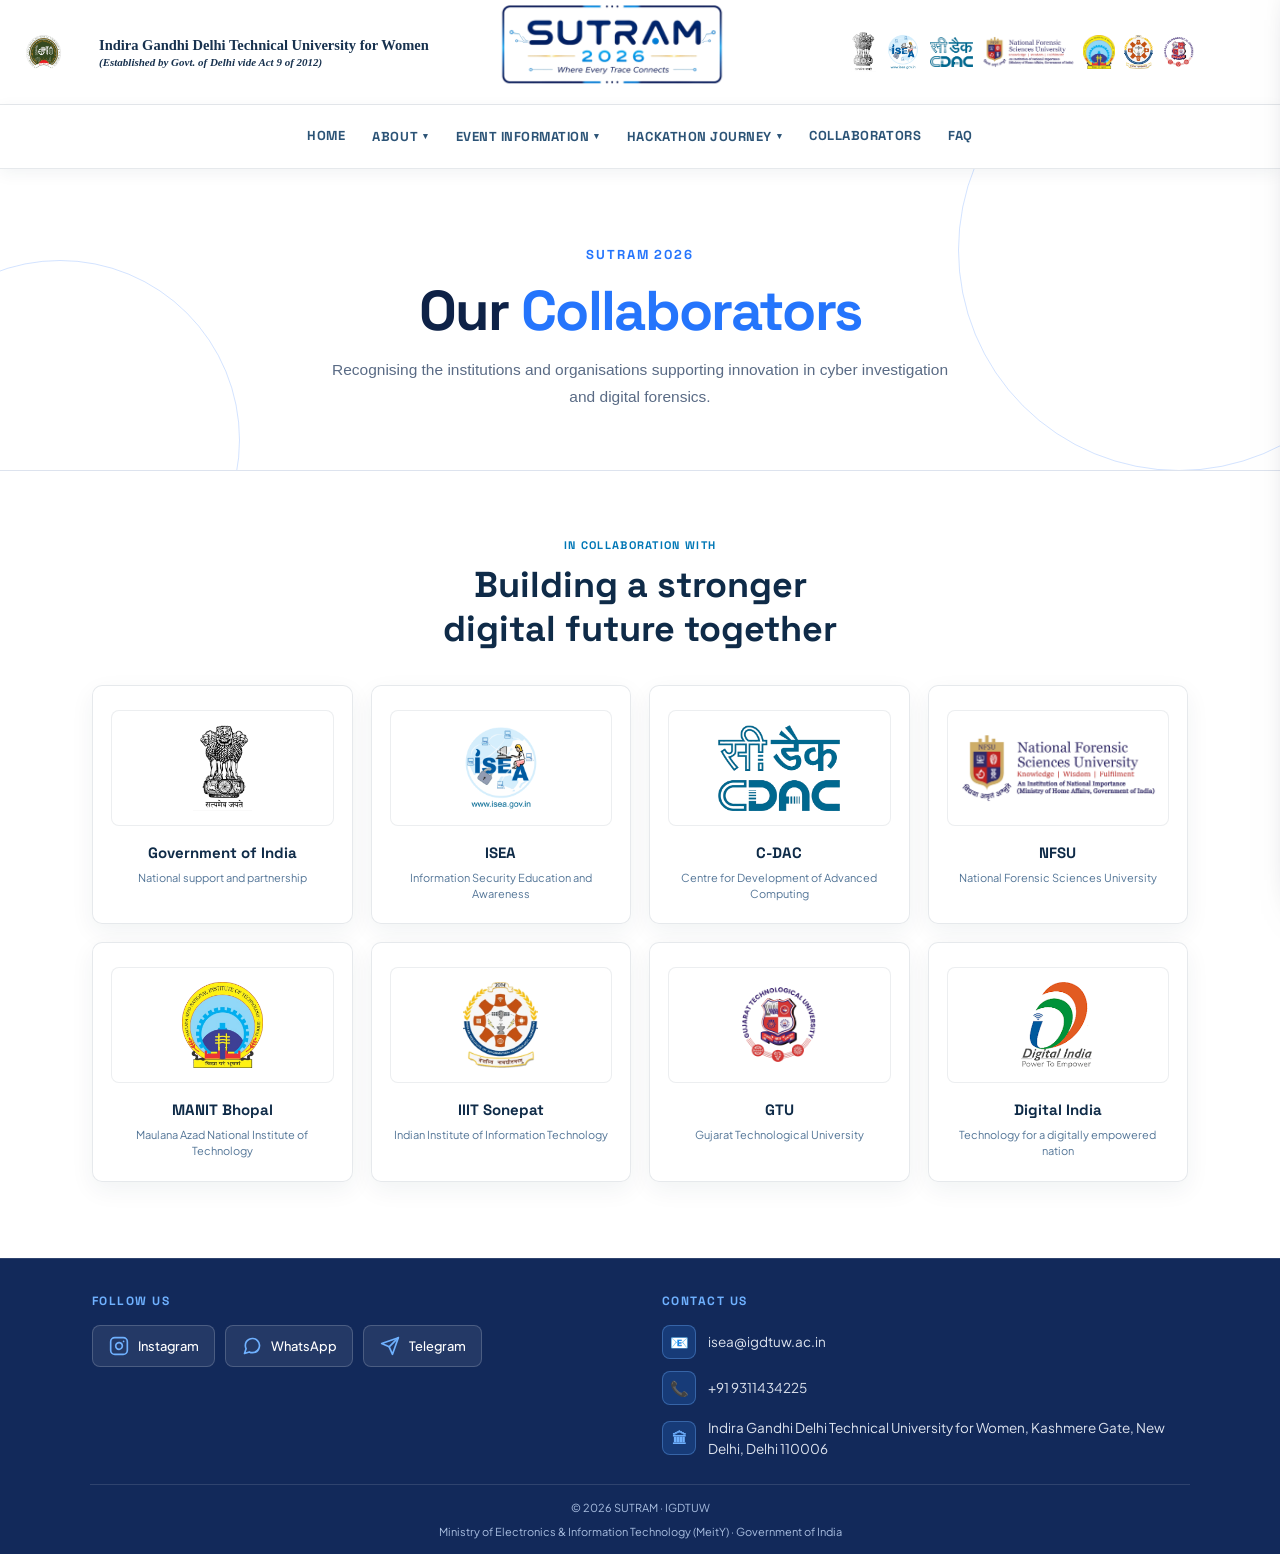
<file: pages/collaborators.html>
<!DOCTYPE html>
<html lang="en">
<head>
<script>(function(){try{if(!localStorage.getItem("sutram-theme-v2")){localStorage.setItem("sutram-theme","light");localStorage.setItem("sutram-theme-v2","1");}var t=localStorage.getItem("sutram-theme");if(t!=="light"&&t!=="dark"){t="light";}document.documentElement.setAttribute("data-theme",t);}catch(e){document.documentElement.setAttribute("data-theme","light");}})();</script>
<meta charset="UTF-8" />
<meta name="viewport" content="width=device-width, initial-scale=1.0" />
<meta name="theme-color" content="#0E2247" />
<meta property="og:type" content="website" />
<meta property="og:title" content="SUTRAM 2026 | Collaborators" />
<meta property="og:description" content="SUTRAM 2026 collaborators" />
<meta name="twitter:card" content="summary" />
<meta name="twitter:title" content="SUTRAM 2026 | Collaborators" />
<meta name="twitter:description" content="SUTRAM 2026 collaborators" />
<meta name="description" content="SUTRAM 2026 collaborators" />
<title>SUTRAM 2026 | Collaborators</title>
<link rel="icon" type="image/png" href="../assets/images/logos/sutram_logo_final.png?v=4" />
<link rel="preconnect" href="https://fonts.googleapis.com" />
<link rel="preconnect" href="https://fonts.gstatic.com" crossorigin />
<link href="https://fonts.googleapis.com/css2?family=Comfortaa:wght@700&family=Montserrat:wght@500;600;700;800;900&family=Outfit:wght@700;800;900&family=Plus+Jakarta+Sans:wght@400;500;600;700;800&family=Space+Grotesk:wght@500;600;700&display=swap" rel="stylesheet" />
<link rel="stylesheet" href="../css/style.css?v=20260907-collaborators" />
</head>
<body>
  <a class="skip-link" href="#main-content">Skip to main content</a>
<div class="page">
<main class="announcement" id="main-content">
  <header class="topbar">
    <div class="topbar-left">
      <a href="index.html" class="topbar-igdtuw-link" aria-label="Indira Gandhi Delhi Technical University for Women" title="Indira Gandhi Delhi Technical University for Women">
        <img loading="eager" decoding="async" class="igdtuw-emblem theme-logo-light" src="../assets/images/logos/igdtuw_logo.png" alt="" aria-hidden="true" />
        <img loading="eager" decoding="async" class="igdtuw-emblem theme-logo-dark" src="../assets/images/logos/igdtuw_logo.png" alt="" aria-hidden="true" />
        <span class="igdtuw-wordmark"><strong>Indira Gandhi Delhi Technical University for Women</strong><small>(Established by Govt. of Delhi vide Act 9 of 2012)</small></span>
      </a>
    </div>
    <a class="topbar-center-logo" href="index.html" aria-label="SUTRAM 2026 home">
      <img loading="eager" decoding="async" class="theme-logo theme-logo-dark" src="../assets/images/logos/sutram_logo_final.png?v=4" alt="SUTRAM 2026" /><img loading="eager" decoding="async" class="theme-logo theme-logo-light" src="../assets/images/logos/sutram_logo_final.png?v=4" alt="" aria-hidden="true" />
    </a>
    <div class="topbar-right">
      <div class="topbar-partner-logos">
        <img loading="eager" decoding="async" class="partner-logo emblem-logo" src="../assets/images/partners/Emblem_of_India_with_transparent_background.png" alt="Government of India emblem" />
        <img loading="eager" decoding="async" class="partner-logo isea-logo" src="../assets/images/partners/isea_logo.png" alt="ISEA logo" />
        <img loading="eager" decoding="async" class="partner-logo cdac-logo" src="../assets/images/logos/cdac.png" alt="C-DAC logo" />
        <img loading="eager" decoding="async" class="partner-logo nfsu-logo" src="../assets/images/logos/nfsu_logo.png" alt="NFSU logo" />
        <img loading="eager" decoding="async" class="partner-logo mnit-logo" src="../assets/images/logos/mnit_bhopal.png" alt="MANIT Bhopal logo" />
        <img loading="eager" decoding="async" class="partner-logo iiit-logo" src="../assets/images/logos/iiit_sonipat.png" alt="IIIT Sonepat logo" />
        <img loading="eager" decoding="async" class="partner-logo gtu-logo" src="../assets/images/logos/gtu.png" alt="GTU logo" />
      </div>
    </div>
    <button type="button" class="hamburger-btn" id="menuToggle" aria-expanded="false" aria-controls="navDrawer" aria-label="Toggle navigation menu" title="Navigation Menu"><span class="bar"></span><span class="bar"></span><span class="bar"></span></button>
  </header>

  <nav class="primary-nav" aria-label="Primary navigation">
    <a href="index.html">Home</a>
    <div class="nav-item">
      <button type="button" class="nav-dropdown-toggle" aria-haspopup="true" aria-expanded="false">About <span class="nav-caret">▾</span></button>
      <div class="nav-dropdown-menu">
        <a href="about.html">About SUTRAM</a>
        <a class="active" href="collaborators.html">Collaborators</a>
      </div>
    </div>
    <div class="nav-item">
      <button type="button" class="nav-dropdown-toggle" aria-haspopup="true" aria-expanded="false">Event Information <span class="nav-caret">▾</span></button>
      <div class="nav-dropdown-menu">
        <a href="guidelines.html">Guidelines &amp; Policies</a>
        <a href="evaluation.html">Evaluation Criteria</a>
        <a href="brochure.html">Brochure</a>
        <a href="mentors.html">Mentors</a>
        <a href="jury.html">Jury</a>
        <a href="committee.html">Committee</a>
      </div>
    </div>
    <div class="nav-item">
      <button type="button" class="nav-dropdown-toggle" aria-haspopup="true" aria-expanded="false">Hackathon Journey <span class="nav-caret">▾</span></button>
      <div class="nav-dropdown-menu">
        <a href="problem-statements.html">Problem Statements</a>
        <a href="journey.html">Hackathon Journey</a>
        <a href="participation.html">Participation</a>
        <a href="prizes.html">Prizes</a>
        <a href="submission.html">Submission</a>
        <a href="https://faas.isea.app/formview/Hackathon2026">Registration and PPT Submission</a>
        <a class="nav-template-link" href="../SUTRAM_2026_Idea_Submission_Template.pptx" download="SUTRAM_2026_Idea_Submission_Template.pptx">Download PPT Template</a>
        <a href="evaluation.html">Evaluation</a>
        <a href="results.html">Results</a>
        <div class="nav-dropdown-divider"></div>
        <span class="nav-dropdown-section-label">Up Next</span>
        <div class="nav-timeline-inline" data-timeline-panel>
          <div class="nav-timeline-row" data-timeline-group="1" data-roll-date="2026-10-05"><span class="nav-timeline-label">Registration / Idea Submission Opens</span><span class="nav-timeline-value" data-date="2026-09-07">7 Sep 2026</span></div>
          <div class="nav-timeline-row" data-timeline-group="1" data-roll-date="2026-10-05"><span class="nav-timeline-label">Registration / Idea Submission Closes</span><span class="nav-timeline-value" data-date="2026-10-05">5 Oct 2026</span></div>
          <div class="nav-timeline-row" data-timeline-group="2" data-roll-date="2026-10-25"><span class="nav-timeline-label">First Round Results</span><span class="nav-timeline-value" data-date="2026-10-25">25 Oct 2026</span></div>
          <div class="nav-timeline-row" data-timeline-group="3" data-roll-date="2026-10-28"><span class="nav-timeline-label">Problem Statement Release</span><span class="nav-timeline-value" data-date="2026-10-28">28 Oct 2026</span></div>
          <div class="nav-timeline-row" data-timeline-group="4" data-roll-date="2026-11-10"><span class="nav-timeline-label">Mentorship Sessions</span><span class="nav-timeline-value" data-date="2026-11-01">1&ndash;10 Nov 2026</span></div>
          <div class="nav-timeline-row" data-timeline-group="5" data-roll-date="2026-11-20"><span class="nav-timeline-label">Prototype / PPT Submission</span><span class="nav-timeline-value" data-date="2026-11-20">20 Nov 2026</span></div>
          <div class="nav-timeline-row" data-timeline-group="6" data-roll-date="2026-12-05"><span class="nav-timeline-label">Final 25 Teams Selected</span><span class="nav-timeline-value" data-date="2026-12-05">5 Dec 2026</span></div>
          <div class="nav-timeline-row" data-timeline-group="7" data-roll-date="2026-12-27"><span class="nav-timeline-label">Hackathon Finale</span><span class="nav-timeline-value" data-date="2026-12-26">26&ndash;27 Dec 2026</span></div>
          <div class="nav-timeline-row" data-timeline-group="7" data-roll-date="2026-12-27"><span class="nav-timeline-label">Winner Announcement</span><span class="nav-timeline-value" data-date="2026-12-27">27 Dec 2026</span></div>
          <p class="nav-timeline-empty" data-timeline-empty hidden>All milestones completed. Thank you for being part of SUTRAM 2026!</p>
        </div>
        <a class="nav-dropdown-link" href="timeline.html">View Full Timeline ↗</a>
      </div>
    </div>
    <a href="collaborators.html">Collaborators</a>
    <a href="faq.html">FAQ</a>
  </nav>

  <section class="subpage-hero collaborators-hero">
    <div class="subpage-hero-circle"></div>
    <div class="subpage-hero-content">
      <span class="subpage-eyebrow">SUTRAM 2026</span>
      <h1>Our <span>Collaborators</span></h1>
      <p>Recognising the institutions and organisations supporting innovation in cyber investigation and digital forensics.</p>
    </div>
  </section>

  <section class="subpage-section collaborators-section">
    <div class="subpage-container">
      <div class="collaborators-intro"><span class="collaborators-kicker">In collaboration with</span><h2>Building a stronger digital future together</h2></div>
      <div class="collaborators-grid">
        <article class="collaborator-card"><div class="collaborator-logo-wrap"><img loading="lazy" decoding="async" src="../assets/images/partners/Emblem_of_India_with_transparent_background.png" alt="Government of India emblem" /></div><h3>Government of India</h3><p>National support and partnership</p></article>
        <article class="collaborator-card"><div class="collaborator-logo-wrap"><img loading="lazy" decoding="async" src="../assets/images/partners/isea_logo.png" alt="ISEA logo" /></div><h3>ISEA</h3><p>Information Security Education and Awareness</p></article>
        <article class="collaborator-card"><div class="collaborator-logo-wrap"><img loading="lazy" decoding="async" src="../assets/images/logos/cdac.png" alt="C-DAC logo" /></div><h3>C-DAC</h3><p>Centre for Development of Advanced Computing</p></article>
        <article class="collaborator-card"><div class="collaborator-logo-wrap"><img loading="lazy" decoding="async" src="../assets/images/logos/nfsu_logo.png" alt="NFSU logo" /></div><h3>NFSU</h3><p>National Forensic Sciences University</p></article>
        <article class="collaborator-card"><div class="collaborator-logo-wrap"><img loading="lazy" decoding="async" src="../assets/images/logos/mnit_bhopal.png" alt="MANIT Bhopal logo" /></div><h3>MANIT Bhopal</h3><p>Maulana Azad National Institute of Technology</p></article>
        <article class="collaborator-card"><div class="collaborator-logo-wrap"><img loading="lazy" decoding="async" src="../assets/images/logos/iiit_sonipat.png" alt="IIIT Sonepat logo" /></div><h3>IIIT Sonepat</h3><p>Indian Institute of Information Technology</p></article>
        <article class="collaborator-card"><div class="collaborator-logo-wrap"><img loading="lazy" decoding="async" src="../assets/images/logos/gtu.png" alt="GTU logo" /></div><h3>GTU</h3><p>Gujarat Technological University</p></article>
        <article class="collaborator-card"><div class="collaborator-logo-wrap"><img loading="lazy" decoding="async" src="../assets/images/partners/digital_india.png" alt="Digital India logo" /></div><h3>Digital India</h3><p>Technology for a digitally empowered nation</p></article>
      </div>
    </div>
  </section>

  <footer class="page-footer"><div class="footer-container">
        <section class="footer-col">
          <h2>Follow Us</h2>
          <div class="social-buttons">
            <a href="https://www.instagram.com/sutram_2026?igsh=MTRsaG00M3dqNG5oaA==" class="social-btn" target="_blank" rel="noopener" aria-label="Instagram">
              <svg width="20" height="20" viewBox="0 0 24 24" fill="none" stroke="currentColor" stroke-width="2" stroke-linecap="round" stroke-linejoin="round" aria-hidden="true"><rect x="2" y="2" width="20" height="20" rx="5" ry="5"></rect><path d="M16 11.37A4 4 0 1 1 12.63 8 4 4 0 0 1 16 11.37z"></path><line x1="17.5" y1="6.5" x2="17.51" y2="6.5"></line></svg>
              Instagram
            </a>
            <a href="https://chat.whatsapp.com/GdZ1pulNiuoJmmW5uX4iJ7?s=sh&p=a&ilr=0" class="social-btn" target="_blank" rel="noopener" aria-label="WhatsApp">
              <svg width="20" height="20" viewBox="0 0 24 24" fill="none" stroke="currentColor" stroke-width="2" stroke-linecap="round" stroke-linejoin="round" aria-hidden="true"><path d="M21 11.5a8.38 8.38 0 0 1-.9 3.8 8.5 8.5 0 0 1-7.6 4.7 8.38 8.38 0 0 1-3.8-.9L3 21l1.9-5.7a8.38 8.38 0 0 1-.9-3.8 8.5 8.5 0 0 1 4.7-7.6 8.38 8.38 0 0 1 3.8-.9h.5a8.48 8.48 0 0 1 8 8v.5z"></path></svg>
              WhatsApp
            </a>
            <a href="https://t.me/sutram2026" class="social-btn" target="_blank" rel="noopener" aria-label="Telegram">
              <svg width="20" height="20" viewBox="0 0 24 24" fill="none" stroke="currentColor" stroke-width="2" stroke-linecap="round" stroke-linejoin="round" aria-hidden="true"><line x1="22" y1="2" x2="11" y2="13"></line><polygon points="22 2 15 22 11 13 2 9 22 2"></polygon></svg>
              Telegram
            </a>
          </div>
        </section>

        <section class="footer-col" id="contact">
          <h2>Contact Us</h2>
          <div class="contact-list">
            <a href="mailto:isea@igdtuw.ac.in" class="contact-link-item">
              <span class="contact-icon-badge" aria-hidden="true">📧</span>
              <span>isea@igdtuw.ac.in</span>
            </a>
            <a href="tel:+919311434225" class="contact-link-item">
              <span class="contact-icon-badge" aria-hidden="true">📞</span>
              <span>+91 9311434225</span>
            </a>
            <div class="contact-link-item">
              <span class="contact-icon-badge" aria-hidden="true">🏛</span>
              <span>Indira Gandhi Delhi Technical University for Women, Kashmere Gate, New Delhi, Delhi 110006</span>
            </div>
          </div>
        </section>
      </div>

      <nav class="footer-sitemap-wrap" aria-label="Website sitemap">
          <ul class="footer-sitemap">
            <li><a href="index.html">Home</a></li>
            <li><a href="about.html">About SUTRAM</a></li>
            <li><a href="collaborators.html">Collaborators</a></li>
            <li><a href="guidelines.html">Guidelines</a></li>
            <li><a href="evaluation.html">Evaluation</a></li>
            <li><a href="brochure.html">Brochure</a></li>
            <li><a href="mentors.html">Mentors</a></li>
            <li><a href="jury.html">Jury</a></li>
            <li><a href="committee.html">Committee</a></li>
            <li><a href="journey.html">Journey</a></li>
            <li><a href="timeline.html">Timeline</a></li>
            <li><a href="problem-statements.html">Problem Statements</a></li>
            <li><a href="participation.html">Participation</a></li>
            <li><a href="prizes.html">Prizes</a></li>
            <li><a href="submission.html">Submission</a></li>
            <li><a href="results.html">Results</a></li>
            <li><a href="faq.html">FAQ</a></li>
          </ul>
        </nav>

        <div class="footer-bottom-bar"><span>&copy; 2026 SUTRAM &middot; IGDTUW</span><span>Ministry of Electronics &amp; Information Technology (MeitY) &middot; Government of India</span></div></footer>
</main>
</div>
<nav class="nav-drawer" id="navDrawer" aria-label="Site navigation" aria-hidden="true" role="dialog"><div class="drawer-header"><span class="drawer-title">Main Menu</span><button type="button" class="close-drawer" id="closeDrawer" aria-label="Close menu">&times;</button></div><ul class="drawer-links">
      <li><a href="index.html">Home</a></li>

      <li class="drawer-group">
        <button type="button" class="drawer-group-toggle" aria-expanded="false">About <span class="drawer-group-caret">▾</span></button>
        <ul class="drawer-sublist">
          <li class="drawer-sublist-label">About</li>
          <li><a href="about.html">About SUTRAM</a></li>
          <li><a class="active" href="collaborators.html">Collaborators</a></li>
        </ul>
      </li>

      <li class="drawer-group">
        <button type="button" class="drawer-group-toggle" aria-expanded="false">Event Information <span class="drawer-group-caret">▾</span></button>
        <ul class="drawer-sublist">
          <li class="drawer-sublist-label">Event Information</li>
          <li><a href="guidelines.html">Guidelines &amp; Policies</a></li>
          <li><a href="evaluation.html">Evaluation Criteria</a></li>
          <li><a href="brochure.html">Brochure</a></li>
          <li><a href="mentors.html">Mentors</a></li>
          <li><a href="jury.html">Jury</a></li>
          <li><a href="committee.html">Committee</a></li>
        </ul>
      </li>

      <li class="drawer-group">
        <button type="button" class="drawer-group-toggle" aria-expanded="false">Hackathon Journey <span class="drawer-group-caret">▾</span></button>
        <ul class="drawer-sublist" data-timeline-panel>
          <li class="drawer-sublist-label">Hackathon Journey</li>
          <li><a href="journey.html">Hackathon Journey</a></li>
          <li><a href="problem-statements.html">Problem Statements</a></li>
          <li><a href="participation.html">Participation</a></li>
          <li><a href="prizes.html">Prizes</a></li>
          <li><a href="submission.html">Submission</a></li>
          <li><a href="https://faas.isea.app/formview/Hackathon2026">Registration and PPT Submission</a></li>
          <li><a class="drawer-template-link" href="../SUTRAM_2026_Idea_Submission_Template.pptx" download="SUTRAM_2026_Idea_Submission_Template.pptx">Download PPT Template</a></li>
          <li><a href="evaluation.html">Evaluation</a></li>
          <li><a href="results.html">Results</a></li>
          <li class="drawer-sublist-divider">Up Next</li>
          <li class="drawer-timeline-row" data-timeline-group="1" data-roll-date="2026-10-05"><span class="drawer-timeline-label">Registration / Idea Submission Opens</span><span class="drawer-timeline-value" data-date="2026-09-07">7 Sep 2026</span></li>
          <li class="drawer-timeline-row" data-timeline-group="1" data-roll-date="2026-10-05"><span class="drawer-timeline-label">Registration / Idea Submission Closes</span><span class="drawer-timeline-value" data-date="2026-10-05">5 Oct 2026</span></li>
          <li class="drawer-timeline-row" data-timeline-group="2" data-roll-date="2026-10-25"><span class="drawer-timeline-label">First Round Results</span><span class="drawer-timeline-value" data-date="2026-10-25">25 Oct 2026</span></li>
          <li class="drawer-timeline-row" data-timeline-group="3" data-roll-date="2026-10-28"><span class="drawer-timeline-label">Problem Statement Release</span><span class="drawer-timeline-value" data-date="2026-10-28">28 Oct 2026</span></li>
          <li class="drawer-timeline-row" data-timeline-group="4" data-roll-date="2026-11-10"><span class="drawer-timeline-label">Mentorship Sessions</span><span class="drawer-timeline-value" data-date="2026-11-01">1&ndash;10 Nov 2026</span></li>
          <li class="drawer-timeline-row" data-timeline-group="5" data-roll-date="2026-11-20"><span class="drawer-timeline-label">Prototype / PPT Submission</span><span class="drawer-timeline-value" data-date="2026-11-20">20 Nov 2026</span></li>
          <li class="drawer-timeline-row" data-timeline-group="6" data-roll-date="2026-12-05"><span class="drawer-timeline-label">Final 25 Teams Selected</span><span class="drawer-timeline-value" data-date="2026-12-05">5 Dec 2026</span></li>
          <li class="drawer-timeline-row" data-timeline-group="7" data-roll-date="2026-12-27"><span class="drawer-timeline-label">Hackathon Finale</span><span class="drawer-timeline-value" data-date="2026-12-26">26&ndash;27 Dec 2026</span></li>
          <li class="drawer-timeline-row" data-timeline-group="7" data-roll-date="2026-12-27"><span class="drawer-timeline-label">Winner Announcement</span><span class="drawer-timeline-value" data-date="2026-12-27">27 Dec 2026</span></li>
          <li class="drawer-timeline-empty" data-timeline-empty hidden>All milestones completed. Thank you for being part of SUTRAM 2026!</li>
          <li><a href="timeline.html">View Full Timeline ↗</a></li>
        </ul>
      </li>

      <li><a href="timeline.html">Timeline</a></li>
      <li><a href="faq.html">FAQ</a></li>
      <li><a href="https://faas.isea.app/formview/Hackathon2026" rel="noopener">Register</a></li>
    </ul>
  </nav>
  <div class="nav-backdrop" id="navBackdrop" aria-hidden="true"></div>
<script src="../js/main.js"></script>
</body>
</html>
</file>
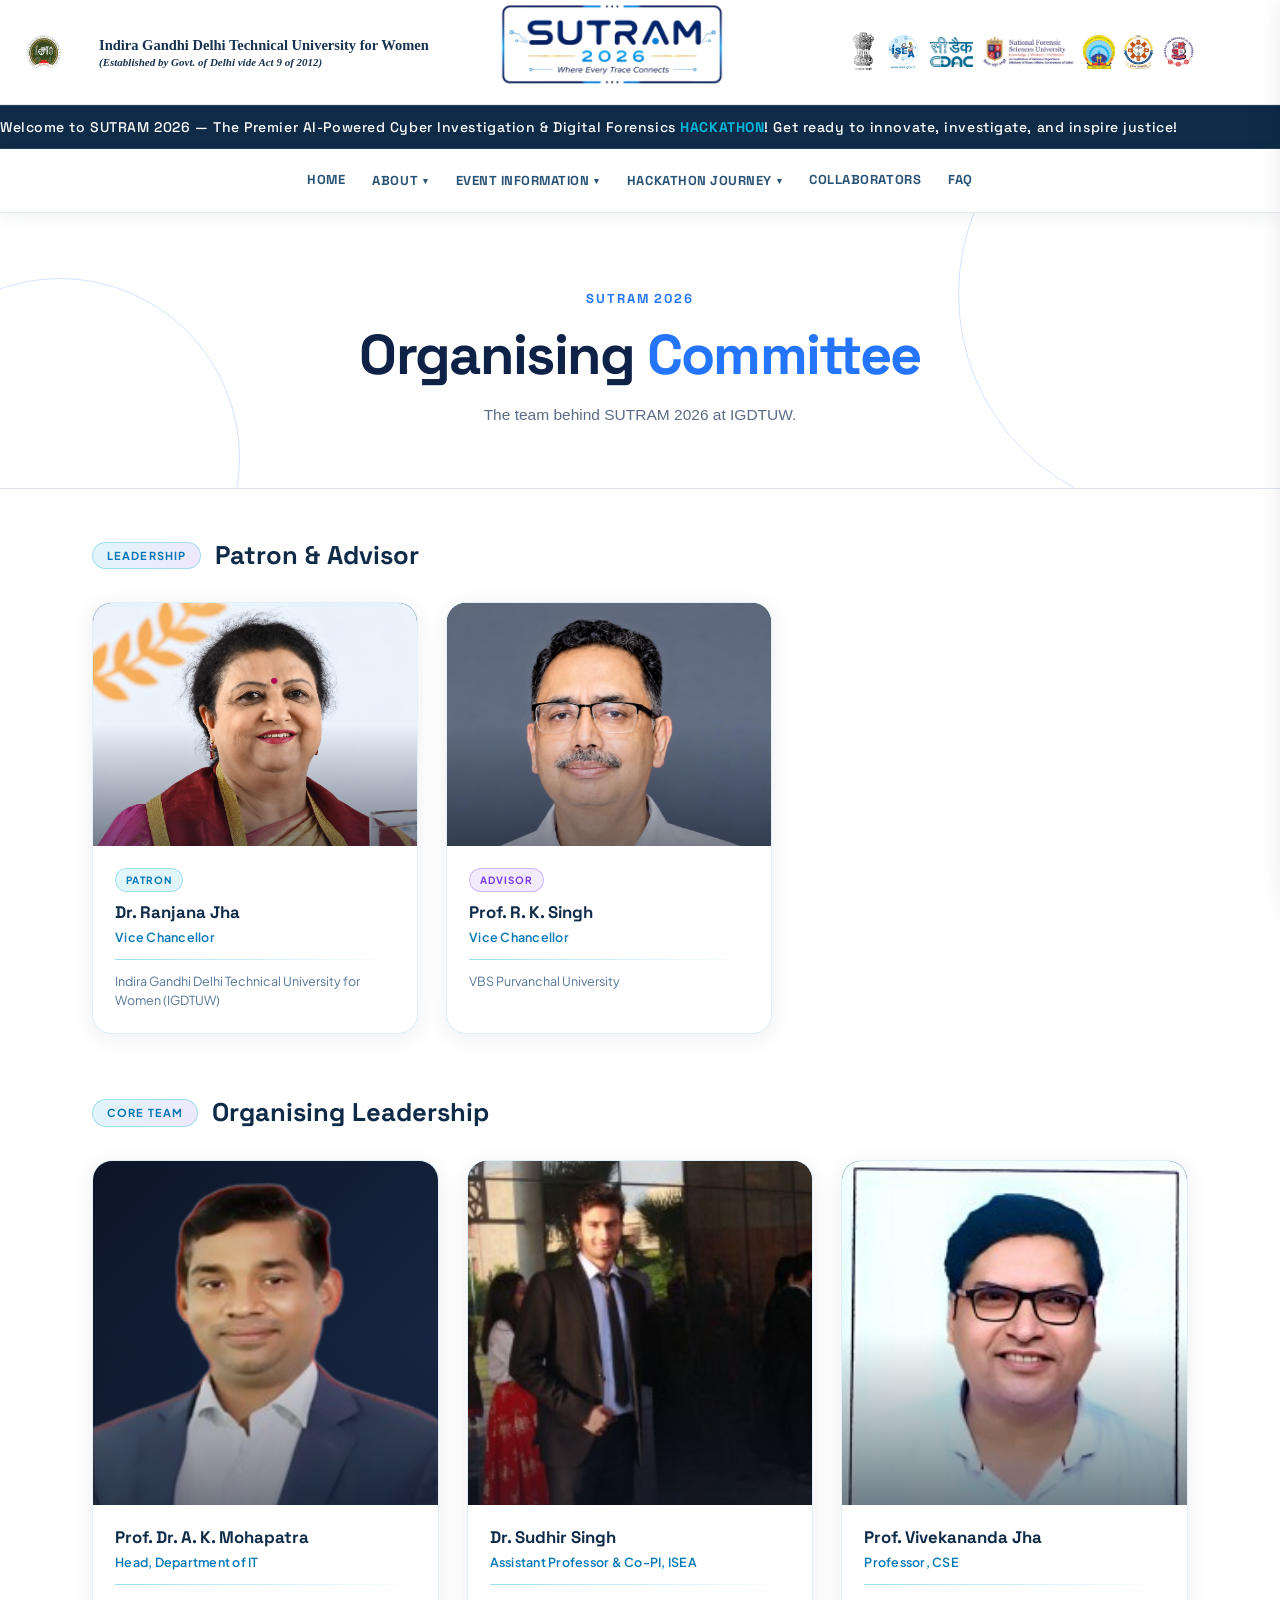
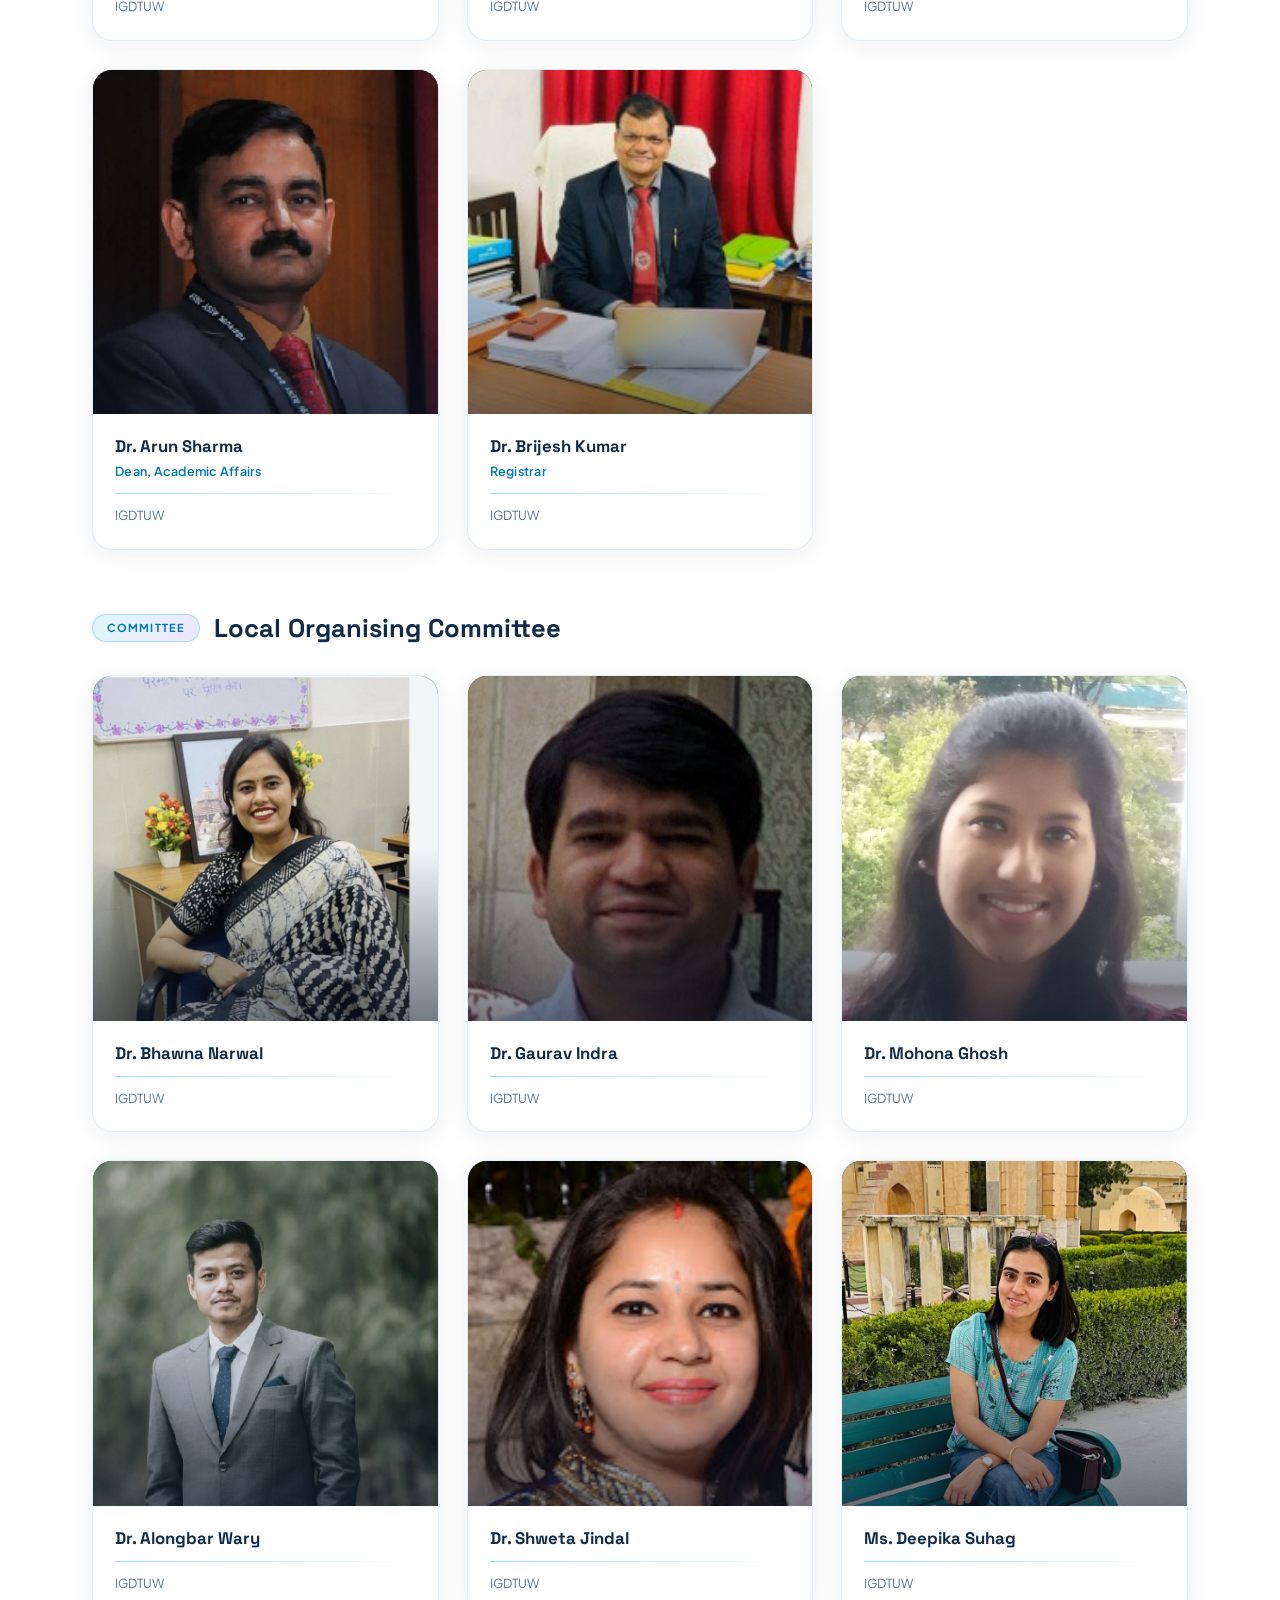
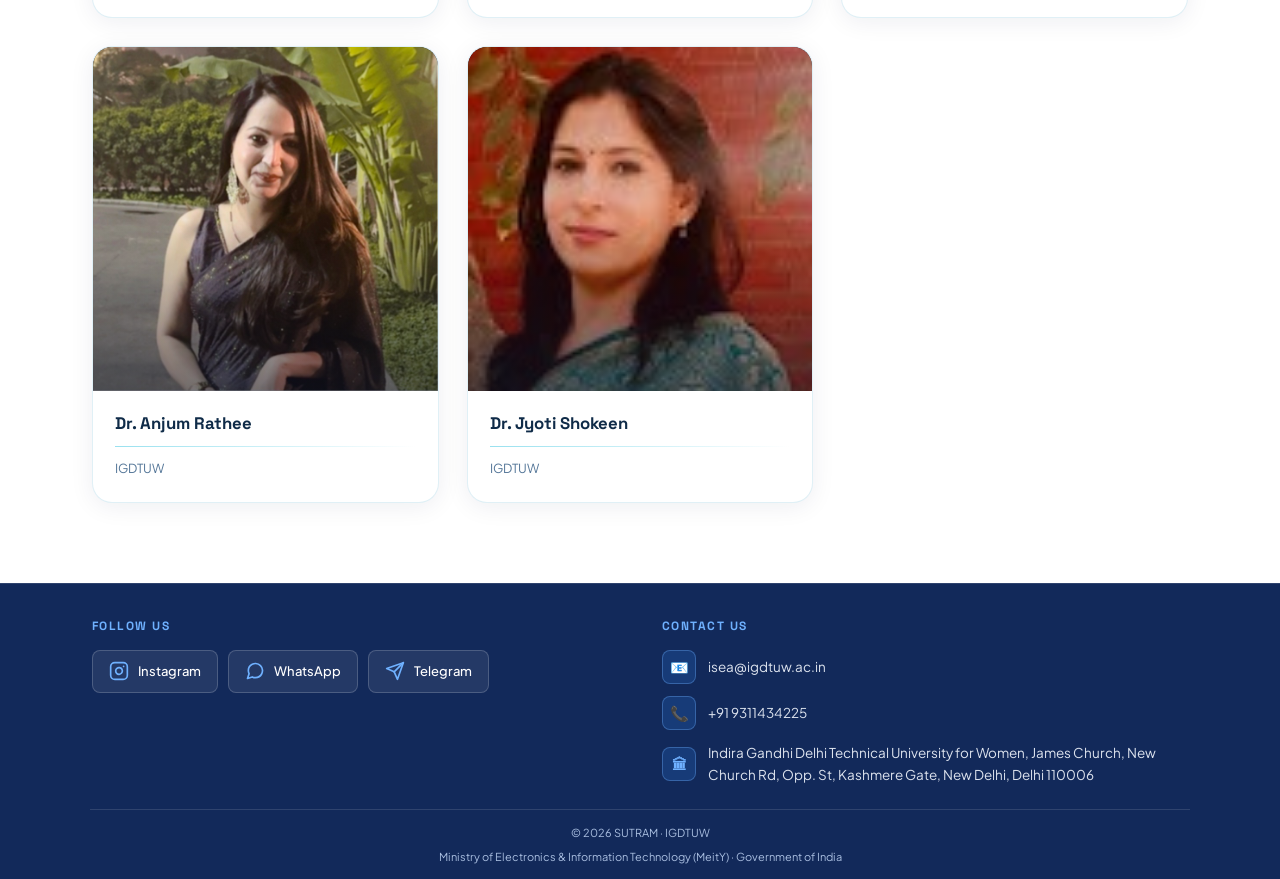
<file: pages/committee.html>
<!DOCTYPE html>
<html lang="en">
<head>
<script>(function(){try{if(!localStorage.getItem("sutram-theme-v2")){localStorage.setItem("sutram-theme","light");localStorage.setItem("sutram-theme-v2","1");}var t=localStorage.getItem("sutram-theme");if(t!=="light"&&t!=="dark"){t="light";}document.documentElement.setAttribute("data-theme",t);}catch(e){document.documentElement.setAttribute("data-theme","light");}})();</script>
<meta charset="UTF-8" />
<meta name="viewport" content="width=device-width, initial-scale=1.0" />
<meta name="theme-color" content="#0E2247" />
<meta property="og:type" content="website" />
<meta property="og:title" content="SUTRAM 2026 | Committee" />
<meta property="og:description" content="SUTRAM 2026 — Committee" />
<meta name="twitter:card" content="summary" />
<meta name="twitter:title" content="SUTRAM 2026 | Committee" />
<meta name="twitter:description" content="SUTRAM 2026 — Committee" />
<meta name="description" content="SUTRAM 2026 — Committee" />
<title>SUTRAM 2026 | Committee</title>
<link rel="icon" type="image/png" href="../assets/images/logos/sutram_logo_final.png?v=4" />

<link rel="preconnect" href="https://fonts.googleapis.com" />
<link rel="preconnect" href="https://fonts.gstatic.com" crossorigin />
<link href="https://fonts.googleapis.com/css2?family=Comfortaa:wght@700&family=Montserrat:wght@500;600;700;800;900&family=Outfit:wght@700;800;900&family=Plus+Jakarta+Sans:wght@400;500;600;700;800&family=Space+Grotesk:wght@500;600;700&display=swap" rel="stylesheet" />
<link rel="stylesheet" href="../css/style.css" />
</head>

<body>
  <a class="skip-link" href="#main-content">Skip to main content</a>
<div class="page">
<main class="announcement" id="main-content">

  <header class="topbar">
            <div class="topbar-left">
          <a href="index.html" class="topbar-igdtuw-link" aria-label="Indira Gandhi Delhi Technical University for Women" title="Indira Gandhi Delhi Technical University for Women">
            <img loading="eager" decoding="async" class="igdtuw-emblem theme-logo-light" src="../assets/images/logos/igdtuw_logo.png" alt="" aria-hidden="true" />
            <img loading="eager" decoding="async" class="igdtuw-emblem theme-logo-dark" src="../assets/images/logos/igdtuw_logo.png" alt="" aria-hidden="true" />
            <span class="igdtuw-wordmark"><strong>Indira Gandhi Delhi Technical University for Women</strong><small>(Established by Govt. of Delhi vide Act 9 of 2012)</small></span>
          </a>
        </div>

    <a class="topbar-center-logo" href="index.html" aria-label="SUTRAM 2026 home">
      <img loading="eager" decoding="async" class="theme-logo theme-logo-dark" src="../assets/images/logos/sutram_logo_final.png?v=4" alt="SUTRAM 2026" /><img loading="eager" decoding="async" class="theme-logo theme-logo-light" src="../assets/images/logos/sutram_logo_final.png?v=4" alt="" aria-hidden="true" />
    </a>

            <div class="topbar-right">
          <div class="topbar-partner-logos">
            <img loading="eager" decoding="async" class="partner-logo emblem-logo" src="../assets/images/partners/Emblem_of_India_with_transparent_background.png" alt="Government of India emblem" title="Government of India" />
            <img loading="eager" decoding="async" class="partner-logo isea-logo" src="../assets/images/partners/isea_logo.png" alt="ISEA logo" title="Information Security Education and Awareness (ISEA)" />
            <img loading="eager" decoding="async" class="partner-logo cdac-logo" src="../assets/images/logos/cdac.png" alt="C-DAC" title="Centre for Development of Advanced Computing (C-DAC)" />
            <img loading="eager" decoding="async" class="partner-logo nfsu-logo" src="../assets/images/logos/nfsu_logo.png" alt="NFSU" title="National Forensic Sciences University (NFSU)" />
            <img loading="eager" decoding="async" class="partner-logo mnit-logo" src="../assets/images/logos/mnit_bhopal.png" alt="MANIT Bhopal" title="Maulana Azad National Institute of Technology, Bhopal" />
            <img loading="eager" decoding="async" class="partner-logo iiit-logo" src="../assets/images/logos/iiit_sonipat.png" alt="IIIT Sonepat" title="Indian Institute of Information Technology, Sonepat" />
            <img loading="eager" decoding="async" class="partner-logo gtu-logo" src="../assets/images/logos/gtu.png" alt="GTU" title="Gujarat Technological University (GTU)" />
          </div>
        </div>

    <button type="button" class="hamburger-btn" id="menuToggle" aria-expanded="false" aria-controls="navDrawer" aria-label="Toggle navigation menu" title="Navigation Menu">
      <span class="bar"></span>
      <span class="bar"></span>
      <span class="bar"></span>
    </button>
  </header>

  <div class="notification-marquee">
    <div class="marquee-css"><span class="marquee-css-track">
      <span class="marquee-text">Welcome to SUTRAM 2026 &mdash; The Premier AI-Powered Cyber Investigation &amp; Digital Forensics <span class="highlight">HACKATHON</span>! Get ready to innovate, investigate, and inspire justice!</span>
    </span></div>
  </div>

  <nav class="primary-nav" aria-label="Primary navigation">
    <a href="index.html">Home</a>

    <div class="nav-item">
      <button type="button" class="nav-dropdown-toggle" aria-haspopup="true" aria-expanded="false">About <span class="nav-caret">▾</span></button>
      <div class="nav-dropdown-menu">
        <a href="about.html">About SUTRAM</a>
        <a href="collaborators.html">Collaborators</a>
      </div>
    </div>

    <div class="nav-item">
      <button type="button" class="nav-dropdown-toggle" aria-haspopup="true" aria-expanded="false">Event Information <span class="nav-caret">▾</span></button>
      <div class="nav-dropdown-menu">
        <a href="guidelines.html">Guidelines &amp; Policies</a>
        <a href="evaluation.html">Evaluation Criteria</a>
        <a href="brochure.html">Brochure</a>
        <a href="mentors.html">Mentors</a>
        <a href="jury.html">Jury</a>
        <a class="active" href="committee.html">Committee</a>
      </div>
    </div>

    <div class="nav-item">
      <button type="button" class="nav-dropdown-toggle" aria-haspopup="true" aria-expanded="false">Hackathon Journey <span class="nav-caret">▾</span></button>
      <div class="nav-dropdown-menu">
        <a href="problem-statements.html">Problem Statements</a>
        <a href="https://faas.isea.app/formview/Hackathon2026">Registration and PPT Submission</a>
        <a class="nav-template-link" href="../SUTRAM_2026_Idea_Submission_Template.pptx" download="SUTRAM_2026_Idea_Submission_Template.pptx">Download PPT Template</a>
        <a href="evaluation.html">Evaluation</a>
        <a href="results.html">Results</a>
        <div class="nav-dropdown-divider"></div>
        <span class="nav-dropdown-section-label">Up Next</span>
        <div class="nav-timeline-inline" data-timeline-panel>
          <div class="nav-timeline-row" data-timeline-group="1" data-roll-date="2026-10-05"><span class="nav-timeline-label">Registration / Idea Submission Opens</span><span class="nav-timeline-value" data-date="2026-09-07">7 Sep 2026</span></div>
          <div class="nav-timeline-row" data-timeline-group="1" data-roll-date="2026-10-05"><span class="nav-timeline-label">Registration / Idea Submission Closes</span><span class="nav-timeline-value" data-date="2026-10-05">5 Oct 2026</span></div>
          <div class="nav-timeline-row" data-timeline-group="2" data-roll-date="2026-10-25"><span class="nav-timeline-label">First Round Results</span><span class="nav-timeline-value" data-date="2026-10-25">25 Oct 2026</span></div>
          <div class="nav-timeline-row" data-timeline-group="3" data-roll-date="2026-10-28"><span class="nav-timeline-label">Problem Statement Release</span><span class="nav-timeline-value" data-date="2026-10-28">28 Oct 2026</span></div>
          <div class="nav-timeline-row" data-timeline-group="4" data-roll-date="2026-11-10"><span class="nav-timeline-label">Mentorship Sessions</span><span class="nav-timeline-value" data-date="2026-11-01">1–10 Nov 2026</span></div>
          <div class="nav-timeline-row" data-timeline-group="5" data-roll-date="2026-11-20"><span class="nav-timeline-label">Prototype / PPT Submission</span><span class="nav-timeline-value" data-date="2026-11-20">20 Nov 2026</span></div>
          <div class="nav-timeline-row" data-timeline-group="6" data-roll-date="2026-12-05"><span class="nav-timeline-label">Final 25 Teams Selected</span><span class="nav-timeline-value" data-date="2026-12-05">5 Dec 2026</span></div>
          <div class="nav-timeline-row" data-timeline-group="7" data-roll-date="2026-12-27"><span class="nav-timeline-label">Hackathon Finale</span><span class="nav-timeline-value" data-date="2026-12-26">26–27 Dec 2026</span></div>
          <div class="nav-timeline-row" data-timeline-group="7" data-roll-date="2026-12-27"><span class="nav-timeline-label">Winner Announcement</span><span class="nav-timeline-value" data-date="2026-12-27">27 Dec 2026</span></div>
          <p class="nav-timeline-empty" data-timeline-empty hidden>All milestones completed. Thank you for being part of SUTRAM 2026!</p>
        </div>
        <a class="nav-dropdown-link" href="timeline.html">View Full Timeline ↗</a>
      </div>
  </div>

    <a href="collaborators.html">Collaborators</a>
    <a href="faq.html">FAQ</a>
  </nav>

  <!-- HERO -->
  <section class="subpage-hero">
    <div class="subpage-hero-circle"></div>

    <div class="subpage-hero-content">
      <span class="subpage-eyebrow">SUTRAM 2026</span>
      <h1>Organising <span>Committee</span></h1>
      <p>
        The team behind SUTRAM 2026 at IGDTUW.
      </p>
    </div>
  </section>

  <!-- CONTENT -->
  <section class="subpage-section committee-section">
    <div class="subpage-container">

      <!-- ── PATRON & ADVISOR ── -->
      <div class="committee-group">
        <div class="committee-group-header">
          <span class="committee-group-tag">Leadership</span>
          <h2 class="committee-group-title">Patron &amp; Advisor</h2>
        </div>
        <div class="jury-grid committee-grid-2">

          <!-- Dr. Ranjana Jha -->
          <div class="jury-card committee-card-featured">
            <div class="jury-card-img-wrap">
              <img decoding="async" src="../assets/images/social/vc_madam.jpeg" alt="Dr. Ranjana Jha" class="jury-card-img" loading="lazy" />
              <div class="jury-card-overlay"></div>
            </div>
            <div class="jury-card-body">
              <div class="committee-role-tag">Patron</div>
              <h3 class="jury-card-name">Dr. Ranjana Jha</h3>
              <span class="jury-card-designation">Vice Chancellor</span>
              <div class="jury-card-divider"></div>
              <p class="jury-card-org">Indira Gandhi Delhi Technical University for Women (IGDTUW)</p>
            </div>
          </div>

          <!-- Prof. R. K. Singh -->
          <div class="jury-card committee-card-featured">
            <div class="jury-card-img-wrap">
              <img decoding="async" src="../assets/images/social/rk_singh.avif" alt="Prof. R. K. Singh" class="jury-card-img" loading="lazy" />
              <div class="jury-card-overlay"></div>
            </div>
            <div class="jury-card-body">
              <div class="committee-role-tag committee-role-advisor">Advisor</div>
              <h3 class="jury-card-name">Prof. R. K. Singh</h3>
              <span class="jury-card-designation">Vice Chancellor</span>
              <div class="jury-card-divider"></div>
              <p class="jury-card-org">VBS Purvanchal University</p>
            </div>
          </div>

        </div>
      </div>

      <!-- ── ORGANISING LEADERSHIP ── -->
      <div class="committee-group">
        <div class="committee-group-header">
          <span class="committee-group-tag">Core Team</span>
          <h2 class="committee-group-title">Organising Leadership</h2>
        </div>
        <div class="jury-grid committee-grid-3">

          <!-- Prof. Dr. A. K. Mohapatra -->
          <div class="jury-card">
            <div class="jury-card-img-wrap">
              <img decoding="async" src="../assets/images/social/mohapatra_ak.png" alt="Prof. Dr. A. K. Mohapatra" class="jury-card-img" loading="lazy" />
              <div class="jury-card-overlay"></div>
            </div>
            <div class="jury-card-body">
              <h3 class="jury-card-name">Prof. Dr. A. K. Mohapatra</h3>
              <span class="jury-card-designation">Head, Department of IT</span>
              <div class="jury-card-divider"></div>
              <p class="jury-card-org">IGDTUW</p>
            </div>
          </div>

          <!-- Dr. Sudhir Singh -->
          <div class="jury-card">
            <div class="jury-card-img-wrap">
              <img decoding="async" src="../assets/images/social/sudhir_singh.jpg" alt="Dr. Sudhir Singh" class="jury-card-img" loading="lazy" />
              <div class="jury-card-overlay"></div>
            </div>
            <div class="jury-card-body">
              <h3 class="jury-card-name">Dr. Sudhir Singh</h3>
              <span class="jury-card-designation">Assistant Professor &amp; Co-PI, ISEA</span>
              <div class="jury-card-divider"></div>
              <p class="jury-card-org">IGDTUW</p>
            </div>
          </div>

          <!-- Prof. Vivekananda Jha -->
          <div class="jury-card">
            <div class="jury-card-img-wrap">
              <img decoding="async" src="../assets/images/social/vivekananda%20jha.jpeg" alt="Prof. Vivekananda Jha" class="jury-card-img" loading="lazy" />
              <div class="jury-card-overlay"></div>
            </div>
            <div class="jury-card-body">
              <h3 class="jury-card-name">Prof. Vivekananda Jha</h3>
              <span class="jury-card-designation">Professor, CSE</span>
              <div class="jury-card-divider"></div>
              <p class="jury-card-org">IGDTUW</p>
            </div>
          </div>

          <!-- Dr. Arun Sharma -->
          <div class="jury-card">
            <div class="jury-card-img-wrap">
              <img decoding="async" src="../assets/images/social/arun.png" alt="Dr. Arun Sharma" class="jury-card-img" loading="lazy" />
              <div class="jury-card-overlay"></div>
            </div>
            <div class="jury-card-body">
              <h3 class="jury-card-name">Dr. Arun Sharma</h3>
              <span class="jury-card-designation">Dean, Academic Affairs</span>
              <div class="jury-card-divider"></div>
              <p class="jury-card-org">IGDTUW</p>
            </div>
          </div>

          <!-- Dr. Brijesh Kumar -->
          <div class="jury-card">
            <div class="jury-card-img-wrap">
              <img decoding="async" src="../assets/images/social/brijesh.jpg" alt="Dr. Brijesh Kumar" class="jury-card-img" loading="lazy" />
              <div class="jury-card-overlay"></div>
            </div>
            <div class="jury-card-body">
              <h3 class="jury-card-name">Dr. Brijesh Kumar</h3>
              <span class="jury-card-designation">Registrar</span>
              <div class="jury-card-divider"></div>
              <p class="jury-card-org">IGDTUW</p>
            </div>
          </div>

        </div>
      </div>

      <!-- ── LOCAL ORGANISING COMMITTEE ── -->
      <div class="committee-group">
        <div class="committee-group-header">
          <span class="committee-group-tag">Committee</span>
          <h2 class="committee-group-title">Local Organising Committee</h2>
        </div>
        <div class="jury-grid committee-grid-4">

          <div class="jury-card">
            <div class="jury-card-img-wrap">
              <img decoding="async" src="../assets/images/social/bhavna.jpeg" alt="Dr. Bhawna Narwal" class="jury-card-img" loading="lazy" />
              <div class="jury-card-overlay"></div>
            </div>
            <div class="jury-card-body">
              <h3 class="jury-card-name">Dr. Bhawna Narwal</h3>
              <div class="jury-card-divider"></div>
              <p class="jury-card-org">IGDTUW</p>
            </div>
          </div>

          <div class="jury-card">
            <div class="jury-card-img-wrap">
              <img decoding="async" src="../assets/images/social/gaurav.jpg" alt="Dr. Gaurav Indra" class="jury-card-img" loading="lazy" />
              <div class="jury-card-overlay"></div>
            </div>
            <div class="jury-card-body">
              <h3 class="jury-card-name">Dr. Gaurav Indra</h3>
              <div class="jury-card-divider"></div>
              <p class="jury-card-org">IGDTUW</p>
            </div>
          </div>

          <div class="jury-card">
            <div class="jury-card-img-wrap">
              <img decoding="async" src="../assets/images/social/mohana.jpg" alt="Dr. Mohona Ghosh" class="jury-card-img" loading="lazy" />
              <div class="jury-card-overlay"></div>
            </div>
            <div class="jury-card-body">
              <h3 class="jury-card-name">Dr. Mohona Ghosh</h3>
              <div class="jury-card-divider"></div>
              <p class="jury-card-org">IGDTUW</p>
            </div>
          </div>

          <div class="jury-card">
            <div class="jury-card-img-wrap">
              <img decoding="async" src="../assets/images/social/alongbar_wary.jpg" alt="Dr. Alongbar Wary" class="jury-card-img" loading="lazy" />
              <div class="jury-card-overlay"></div>
            </div>
            <div class="jury-card-body">
              <h3 class="jury-card-name">Dr. Alongbar Wary</h3>
              <div class="jury-card-divider"></div>
              <p class="jury-card-org">IGDTUW</p>
            </div>
          </div>

          <div class="jury-card">
            <div class="jury-card-img-wrap">
              <img decoding="async" src="../assets/images/social/shweta.jpg.jpeg" alt="Dr. Shweta Jindal" class="jury-card-img" loading="lazy" />
              <div class="jury-card-overlay"></div>
            </div>
            <div class="jury-card-body">
              <h3 class="jury-card-name">Dr. Shweta Jindal</h3>
              <div class="jury-card-divider"></div>
              <p class="jury-card-org">IGDTUW</p>
            </div>
          </div>

          <div class="jury-card">
            <div class="jury-card-img-wrap">
              <img decoding="async" src="../assets/images/social/deepika_suhag.jpg" alt="Ms. Deepika Suhag" class="jury-card-img" loading="lazy" />
              <div class="jury-card-overlay"></div>
            </div>
            <div class="jury-card-body">
              <h3 class="jury-card-name">Ms. Deepika Suhag</h3>
              <div class="jury-card-divider"></div>
              <p class="jury-card-org">IGDTUW</p>
            </div>
          </div>

          <div class="jury-card">
            <div class="jury-card-img-wrap">
              <img decoding="async" src="../assets/images/social/anjum.jpg" alt="Dr. Anjum Rathee" class="jury-card-img" loading="lazy" />
              <div class="jury-card-overlay"></div>
            </div>
            <div class="jury-card-body">
              <h3 class="jury-card-name">Dr. Anjum Rathee</h3>
              <div class="jury-card-divider"></div>
              <p class="jury-card-org">IGDTUW</p>
            </div>
          </div>

          <div class="jury-card">
            <div class="jury-card-img-wrap">
              <img decoding="async" src="../assets/images/social/jyoti shokeen.jpg" alt="Dr. Jyoti Shokeen" class="jury-card-img" loading="lazy" />
              <div class="jury-card-overlay"></div>
            </div>
            <div class="jury-card-body">
              <h3 class="jury-card-name">Dr. Jyoti Shokeen</h3>
              <div class="jury-card-divider"></div>
              <p class="jury-card-org">IGDTUW</p>
            </div>
          </div>

        </div>
      </div>

    </div>
  </section>


  <!-- FOOTER -->
  <footer class="page-footer">
    <div class="footer-container">
      <section class="footer-col">
        <h2>Follow Us</h2>
        <div class="social-buttons">
          <a href="https://www.instagram.com/sutram_2026?igsh=MTRsaG00M3dqNG5oaA==" class="social-btn" target="_blank" rel="noopener" aria-label="Instagram">
            <svg width="20" height="20" viewBox="0 0 24 24" fill="none" stroke="currentColor" stroke-width="2" stroke-linecap="round" stroke-linejoin="round" aria-hidden="true"><rect x="2" y="2" width="20" height="20" rx="5" ry="5"></rect><path d="M16 11.37A4 4 0 1 1 12.63 8 4 4 0 0 1 16 11.37z"></path><line x1="17.5" y1="6.5" x2="17.51" y2="6.5"></line></svg>
            Instagram
          </a>
          <a href="https://chat.whatsapp.com/GdZ1pulNiuoJmmW5uX4iJ7?s=sh&p=a&ilr=0" class="social-btn" target="_blank" rel="noopener" aria-label="WhatsApp">
            <svg width="20" height="20" viewBox="0 0 24 24" fill="none" stroke="currentColor" stroke-width="2" stroke-linecap="round" stroke-linejoin="round" aria-hidden="true"><path d="M21 11.5a8.38 8.38 0 0 1-.9 3.8 8.5 8.5 0 0 1-7.6 4.7 8.38 8.38 0 0 1-3.8-.9L3 21l1.9-5.7a8.38 8.38 0 0 1-.9-3.8 8.5 8.5 0 0 1 4.7-7.6 8.38 8.38 0 0 1 3.8-.9h.5a8.48 8.48 0 0 1 8 8v.5z"></path></svg>
            WhatsApp
          </a>
          <a href="https://t.me/sutram2026" class="social-btn" target="_blank" rel="noopener" aria-label="Telegram">
            <svg width="20" height="20" viewBox="0 0 24 24" fill="none" stroke="currentColor" stroke-width="2" stroke-linecap="round" stroke-linejoin="round" aria-hidden="true"><line x1="22" y1="2" x2="11" y2="13"></line><polygon points="22 2 15 22 11 13 2 9 22 2"></polygon></svg>
            Telegram
          </a>
        </div>
      </section>

      <section class="footer-col" id="contact">
        <h2>Contact Us</h2>
        <div class="contact-list">
          <a href="mailto:isea@igdtuw.ac.in" class="contact-link-item">
            <span class="contact-icon-badge" aria-hidden="true">📧</span>
            <span>isea@igdtuw.ac.in</span>
          </a>
          <a href="tel:+919311434225" class="contact-link-item">
            <span class="contact-icon-badge" aria-hidden="true">📞</span>
            <span>+91 9311434225</span>
          </a>
          <div class="contact-link-item">
            <span class="contact-icon-badge" aria-hidden="true">🏛</span>
            <span>Indira Gandhi Delhi Technical University for Women, James Church, New Church Rd, Opp. St, Kashmere Gate, New Delhi, Delhi 110006</span>
          </div>
        </div>
      </section>
    </div>

    <nav class="footer-sitemap-wrap" aria-label="Website sitemap">
          <ul class="footer-sitemap">
            <li><a href="index.html">Home</a></li>
            <li><a href="about.html">About SUTRAM</a></li>
            <li><a href="collaborators.html">Collaborators</a></li>
            <li><a href="guidelines.html">Guidelines</a></li>
            <li><a href="evaluation.html">Evaluation</a></li>
            <li><a href="brochure.html">Brochure</a></li>
            <li><a href="mentors.html">Mentors</a></li>
            <li><a href="jury.html">Jury</a></li>
            <li><a href="committee.html">Committee</a></li>
            <li><a href="journey.html">Journey</a></li>
            <li><a href="timeline.html">Timeline</a></li>
            <li><a href="problem-statements.html">Problem Statements</a></li>
            <li><a href="participation.html">Participation</a></li>
            <li><a href="prizes.html">Prizes</a></li>
            <li><a href="submission.html">Submission</a></li>
            <li><a href="results.html">Results</a></li>
            <li><a href="faq.html">FAQ</a></li>
          </ul>
        </nav>

        <div class="footer-bottom-bar">
      <span>&copy; 2026 SUTRAM &middot; IGDTUW</span>
      <span>Ministry of Electronics &amp; Information Technology (MeitY) &middot; Government of India</span>
    </div>
  </footer>

</main>
</div>

<!-- Slide-Out Navigation Drawer -->
<nav class="nav-drawer" id="navDrawer" aria-label="Site navigation" aria-hidden="true" role="dialog">
  <div class="drawer-header">
    <span class="drawer-title">Main Menu</span>
    <button type="button" class="close-drawer" id="closeDrawer" aria-label="Close menu">&times;</button>
  </div>
  <ul class="drawer-links">
      <li><a href="index.html">Home</a></li>

      <li class="drawer-group">
        <button type="button" class="drawer-group-toggle" aria-expanded="false">About <span class="drawer-group-caret">▾</span></button>
        <ul class="drawer-sublist">
          <li class="drawer-sublist-label">About</li>
          <li><a href="about.html">About SUTRAM</a></li>
          <li><a href="collaborators.html">Collaborators</a></li>
        </ul>
      </li>

      <li class="drawer-group">
        <button type="button" class="drawer-group-toggle" aria-expanded="false">Event Information <span class="drawer-group-caret">▾</span></button>
        <ul class="drawer-sublist">
          <li class="drawer-sublist-label">Event Information</li>
          <li><a href="guidelines.html">Guidelines &amp; Policies</a></li>
          <li><a href="evaluation.html">Evaluation Criteria</a></li>
          <li><a href="brochure.html">Brochure</a></li>
          <li><a href="mentors.html">Mentors</a></li>
          <li><a href="jury.html">Jury</a></li>
          <li><a class="active" href="committee.html">Committee</a></li>
        </ul>
      </li>

      <li class="drawer-group">
        <button type="button" class="drawer-group-toggle" aria-expanded="false">Hackathon Journey <span class="drawer-group-caret">▾</span></button>
        <ul class="drawer-sublist" data-timeline-panel>
          <li class="drawer-sublist-label">Hackathon Journey</li>
          <li><a href="journey.html">Hackathon Journey</a></li>
          <li><a href="problem-statements.html">Problem Statements</a></li>
          <li><a href="participation.html">Participation</a></li>
          <li><a href="prizes.html">Prizes</a></li>
          <li><a href="submission.html">Submission</a></li>
          <li><a href="https://faas.isea.app/formview/Hackathon2026">Registration and PPT Submission</a></li>
          <li><a class="drawer-template-link" href="../SUTRAM_2026_Idea_Submission_Template.pptx" download="SUTRAM_2026_Idea_Submission_Template.pptx">Download PPT Template</a></li>
          <li><a href="evaluation.html">Evaluation</a></li>
          <li><a href="results.html">Results</a></li>
          <li class="drawer-sublist-divider">Up Next</li>
          <li class="drawer-timeline-row" data-timeline-group="1" data-roll-date="2026-10-05"><span class="drawer-timeline-label">Registration / Idea Submission Opens</span><span class="drawer-timeline-value" data-date="2026-09-07">7 Sep 2026</span></li>
          <li class="drawer-timeline-row" data-timeline-group="1" data-roll-date="2026-10-05"><span class="drawer-timeline-label">Registration / Idea Submission Closes</span><span class="drawer-timeline-value" data-date="2026-10-05">5 Oct 2026</span></li>
          <li class="drawer-timeline-row" data-timeline-group="2" data-roll-date="2026-10-25"><span class="drawer-timeline-label">First Round Results</span><span class="drawer-timeline-value" data-date="2026-10-25">25 Oct 2026</span></li>
          <li class="drawer-timeline-row" data-timeline-group="3" data-roll-date="2026-10-28"><span class="drawer-timeline-label">Problem Statement Release</span><span class="drawer-timeline-value" data-date="2026-10-28">28 Oct 2026</span></li>
          <li class="drawer-timeline-row" data-timeline-group="4" data-roll-date="2026-11-10"><span class="drawer-timeline-label">Mentorship Sessions</span><span class="drawer-timeline-value" data-date="2026-11-01">1&ndash;10 Nov 2026</span></li>
          <li class="drawer-timeline-row" data-timeline-group="5" data-roll-date="2026-11-20"><span class="drawer-timeline-label">Prototype / PPT Submission</span><span class="drawer-timeline-value" data-date="2026-11-20">20 Nov 2026</span></li>
          <li class="drawer-timeline-row" data-timeline-group="6" data-roll-date="2026-12-05"><span class="drawer-timeline-label">Final 25 Teams Selected</span><span class="drawer-timeline-value" data-date="2026-12-05">5 Dec 2026</span></li>
          <li class="drawer-timeline-row" data-timeline-group="7" data-roll-date="2026-12-27"><span class="drawer-timeline-label">Hackathon Finale</span><span class="drawer-timeline-value" data-date="2026-12-26">26&ndash;27 Dec 2026</span></li>
          <li class="drawer-timeline-row" data-timeline-group="7" data-roll-date="2026-12-27"><span class="drawer-timeline-label">Winner Announcement</span><span class="drawer-timeline-value" data-date="2026-12-27">27 Dec 2026</span></li>
          <li class="drawer-timeline-empty" data-timeline-empty hidden>All milestones completed. Thank you for being part of SUTRAM 2026!</li>
          <li><a href="timeline.html">View Full Timeline ↗</a></li>
        </ul>
      </li>

      <li><a href="timeline.html">Timeline</a></li>
      <li><a href="faq.html">FAQ</a></li>
      <li><a href="https://faas.isea.app/formview/Hackathon2026" rel="noopener">Register</a></li>
    </ul>
  </nav>
  <div class="nav-backdrop" id="navBackdrop" aria-hidden="true"></div>

<script src="../js/main.js"></script>
</body>
</html>
</file>
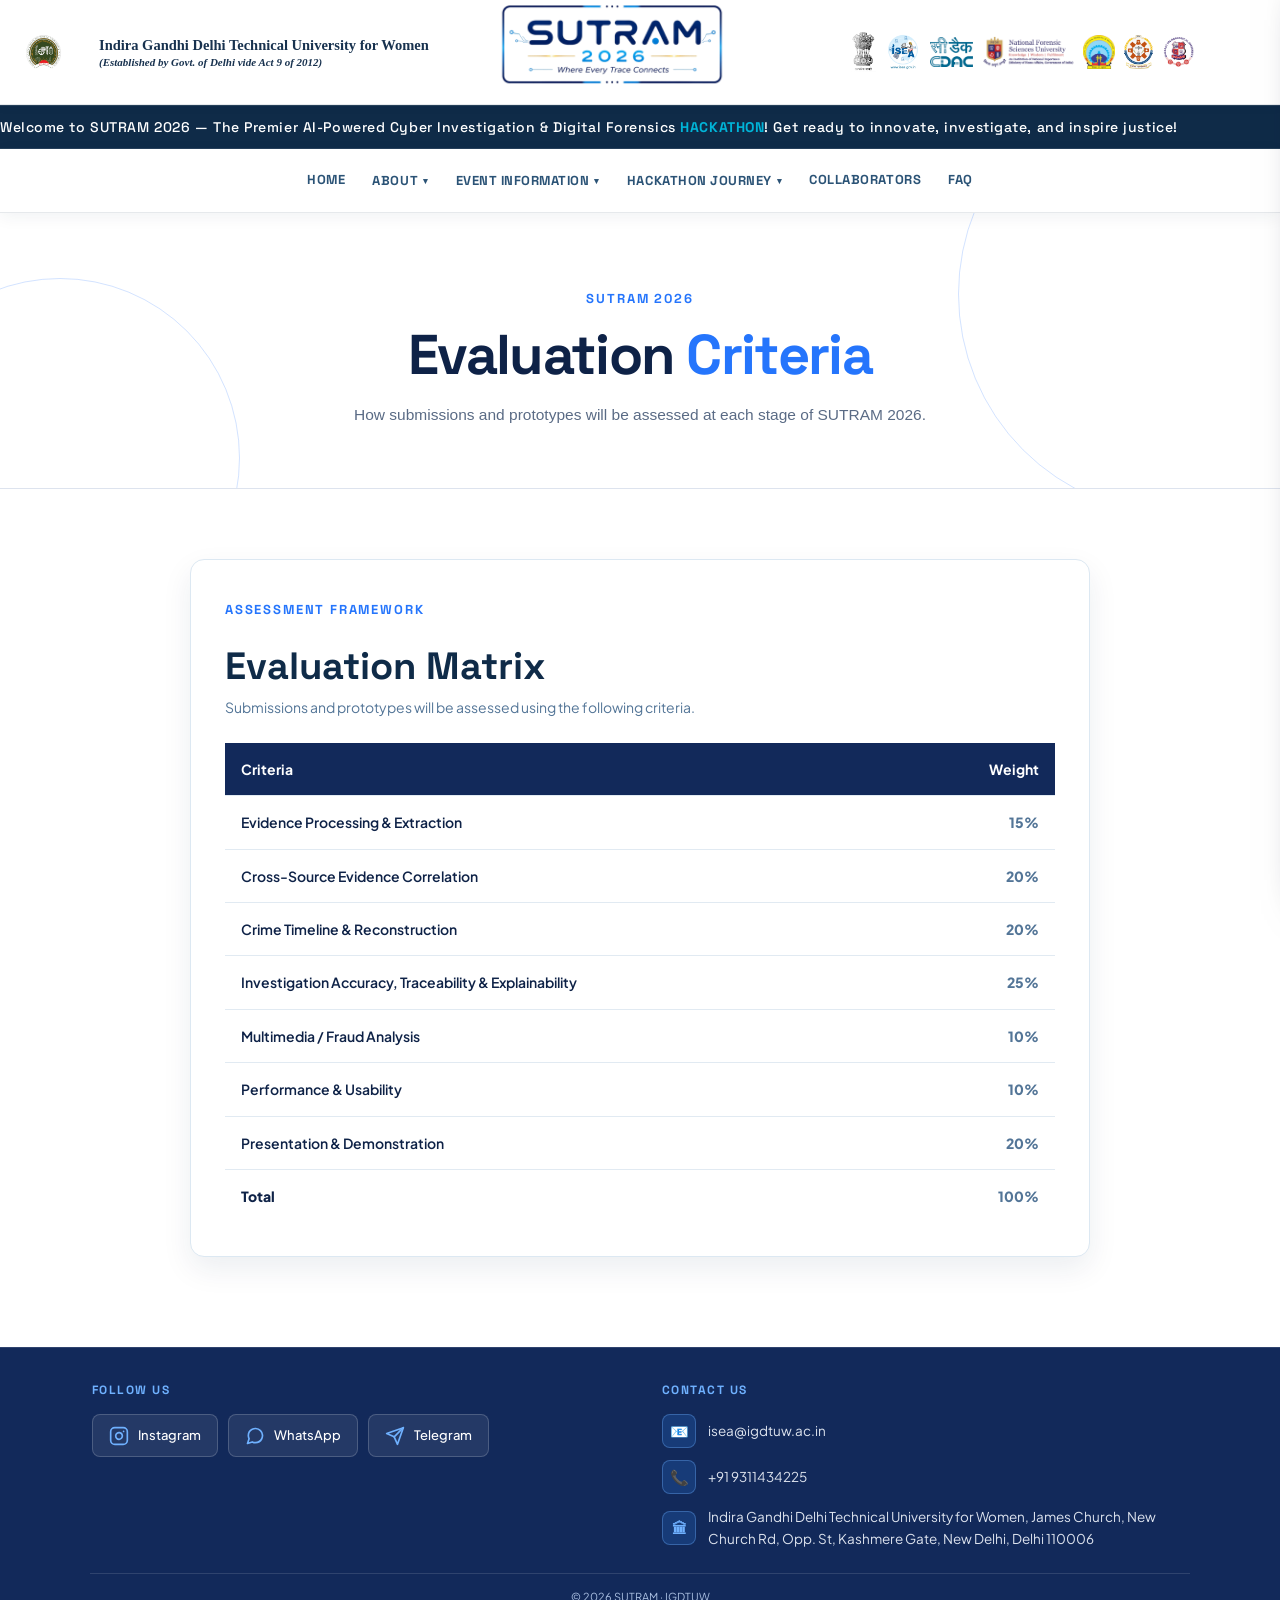
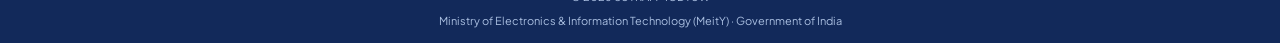
<file: pages/evaluation.html>
﻿<!DOCTYPE html>
<html lang="en">
<head>
<script>(function(){try{if(!localStorage.getItem("sutram-theme-v2")){localStorage.setItem("sutram-theme","light");localStorage.setItem("sutram-theme-v2","1");}var t=localStorage.getItem("sutram-theme");if(t!=="light"&&t!=="dark"){t="light";}document.documentElement.setAttribute("data-theme",t);}catch(e){document.documentElement.setAttribute("data-theme","light");}})();</script>
<meta charset="UTF-8" />
<meta name="viewport" content="width=device-width, initial-scale=1.0" />
<meta name="theme-color" content="#0E2247" />
<meta property="og:type" content="website" />
<meta property="og:title" content="SUTRAM 2026 | Evaluation" />
<meta property="og:description" content="SUTRAM 2026 — Evaluation Criteria" />
<meta name="twitter:card" content="summary" />
<meta name="twitter:title" content="SUTRAM 2026 | Evaluation" />
<meta name="twitter:description" content="SUTRAM 2026 — Evaluation Criteria" />
<meta name="description" content="SUTRAM 2026 — Evaluation Criteria" />
<title>SUTRAM 2026 | Evaluation</title>
<link rel="icon" type="image/png" href="../assets/images/logos/sutram_logo_final.png?v=4" />

<link rel="preconnect" href="https://fonts.googleapis.com" />
<link rel="preconnect" href="https://fonts.gstatic.com" crossorigin />
<link href="https://fonts.googleapis.com/css2?family=Comfortaa:wght@700&family=Montserrat:wght@500;600;700;800;900&family=Outfit:wght@700;800;900&family=Plus+Jakarta+Sans:wght@400;500;600;700;800&family=Space+Grotesk:wght@500;600;700&display=swap" rel="stylesheet" />
<link rel="stylesheet" href="../css/style.css" />
</head>

<body>
  <a class="skip-link" href="#main-content">Skip to main content</a>
<div class="page">
<main class="announcement" id="main-content">

  <header class="topbar">
            <div class="topbar-left">
          <a href="index.html" class="topbar-igdtuw-link" aria-label="Indira Gandhi Delhi Technical University for Women" title="Indira Gandhi Delhi Technical University for Women">
            <img loading="eager" decoding="async" class="igdtuw-emblem theme-logo-light" src="../assets/images/logos/igdtuw_logo.png" alt="" aria-hidden="true" />
            <img loading="eager" decoding="async" class="igdtuw-emblem theme-logo-dark" src="../assets/images/logos/igdtuw_logo.png" alt="" aria-hidden="true" />
            <span class="igdtuw-wordmark"><strong>Indira Gandhi Delhi Technical University for Women</strong><small>(Established by Govt. of Delhi vide Act 9 of 2012)</small></span>
          </a>
        </div>

    <a class="topbar-center-logo" href="index.html" aria-label="SUTRAM 2026 home">
      <img loading="eager" decoding="async" class="theme-logo theme-logo-dark" src="../assets/images/logos/sutram_logo_final.png?v=4" alt="SUTRAM 2026" /><img loading="eager" decoding="async" class="theme-logo theme-logo-light" src="../assets/images/logos/sutram_logo_final.png?v=4" alt="" aria-hidden="true" />
    </a>

            <div class="topbar-right">
          <div class="topbar-partner-logos">
            <img loading="eager" decoding="async" class="partner-logo emblem-logo" src="../assets/images/partners/Emblem_of_India_with_transparent_background.png" alt="Government of India emblem" title="Government of India" />
            <img loading="eager" decoding="async" class="partner-logo isea-logo" src="../assets/images/partners/isea_logo.png" alt="ISEA logo" title="Information Security Education and Awareness (ISEA)" />
            <img loading="eager" decoding="async" class="partner-logo cdac-logo" src="../assets/images/logos/cdac.png" alt="C-DAC" title="Centre for Development of Advanced Computing (C-DAC)" />
            <img loading="eager" decoding="async" class="partner-logo nfsu-logo" src="../assets/images/logos/nfsu_logo.png" alt="NFSU" title="National Forensic Sciences University (NFSU)" />
            <img loading="eager" decoding="async" class="partner-logo mnit-logo" src="../assets/images/logos/mnit_bhopal.png" alt="MANIT Bhopal" title="Maulana Azad National Institute of Technology, Bhopal" />
            <img loading="eager" decoding="async" class="partner-logo iiit-logo" src="../assets/images/logos/iiit_sonipat.png" alt="IIIT Sonepat" title="Indian Institute of Information Technology, Sonepat" />
            <img loading="eager" decoding="async" class="partner-logo gtu-logo" src="../assets/images/logos/gtu.png" alt="GTU" title="Gujarat Technological University (GTU)" />
          </div>
        </div>

    <button type="button" class="hamburger-btn" id="menuToggle" aria-expanded="false" aria-controls="navDrawer" aria-label="Toggle navigation menu" title="Navigation Menu">
      <span class="bar"></span>
      <span class="bar"></span>
      <span class="bar"></span>
    </button>
  </header>

  <div class="notification-marquee">
    <div class="marquee-css"><span class="marquee-css-track">
      <span class="marquee-text">Welcome to SUTRAM 2026 &mdash; The Premier AI-Powered Cyber Investigation &amp; Digital Forensics <span class="highlight">HACKATHON</span>! Get ready to innovate, investigate, and inspire justice!</span>
    </span></div>
  </div>

  <nav class="primary-nav" aria-label="Primary navigation">
    <a href="index.html">Home</a>

    <div class="nav-item">
      <button type="button" class="nav-dropdown-toggle" aria-haspopup="true" aria-expanded="false">About <span class="nav-caret">▾</span></button>
      <div class="nav-dropdown-menu">
        <a href="about.html">About SUTRAM</a>
        <a href="collaborators.html">Collaborators</a>
      </div>
    </div>

    <div class="nav-item">
      <button type="button" class="nav-dropdown-toggle" aria-haspopup="true" aria-expanded="false">Event Information <span class="nav-caret">▾</span></button>
      <div class="nav-dropdown-menu">
        <a href="guidelines.html">Guidelines &amp; Policies</a>
        <a class="active" href="evaluation.html">Evaluation Criteria</a>
        <a href="brochure.html">Brochure</a>
        <a href="mentors.html">Mentors</a>
        <a href="jury.html">Jury</a>
        <a href="committee.html">Committee</a>
      </div>
    </div>

    <div class="nav-item">
      <button type="button" class="nav-dropdown-toggle" aria-haspopup="true" aria-expanded="false">Hackathon Journey <span class="nav-caret">▾</span></button>
      <div class="nav-dropdown-menu">
        <a href="problem-statements.html">Problem Statements</a>
        <a href="https://faas.isea.app/formview/Hackathon2026">Registration and PPT Submission</a>
        <a class="nav-template-link" href="../SUTRAM_2026_Idea_Submission_Template.pptx" download="SUTRAM_2026_Idea_Submission_Template.pptx">Download PPT Template</a>
        <a class="active" href="evaluation.html">Evaluation</a>
        <a href="results.html">Results</a>
        <div class="nav-dropdown-divider"></div>
        <span class="nav-dropdown-section-label">Up Next</span>
        <div class="nav-timeline-inline" data-timeline-panel>
          <div class="nav-timeline-row" data-timeline-group="1" data-roll-date="2026-10-05"><span class="nav-timeline-label">Registration / Idea Submission Opens</span><span class="nav-timeline-value" data-date="2026-09-07">7 Sep 2026</span></div>
          <div class="nav-timeline-row" data-timeline-group="1" data-roll-date="2026-10-05"><span class="nav-timeline-label">Registration / Idea Submission Closes</span><span class="nav-timeline-value" data-date="2026-10-05">5 Oct 2026</span></div>
          <div class="nav-timeline-row" data-timeline-group="2" data-roll-date="2026-10-25"><span class="nav-timeline-label">First Round Results</span><span class="nav-timeline-value" data-date="2026-10-25">25 Oct 2026</span></div>
          <div class="nav-timeline-row" data-timeline-group="3" data-roll-date="2026-10-28"><span class="nav-timeline-label">Problem Statement Release</span><span class="nav-timeline-value" data-date="2026-10-28">28 Oct 2026</span></div>
          <div class="nav-timeline-row" data-timeline-group="4" data-roll-date="2026-11-10"><span class="nav-timeline-label">Mentorship Sessions</span><span class="nav-timeline-value" data-date="2026-11-01">1–10 Nov 2026</span></div>
          <div class="nav-timeline-row" data-timeline-group="5" data-roll-date="2026-11-20"><span class="nav-timeline-label">Prototype / PPT Submission</span><span class="nav-timeline-value" data-date="2026-11-20">20 Nov 2026</span></div>
          <div class="nav-timeline-row" data-timeline-group="6" data-roll-date="2026-12-05"><span class="nav-timeline-label">Final 25 Teams Selected</span><span class="nav-timeline-value" data-date="2026-12-05">5 Dec 2026</span></div>
          <div class="nav-timeline-row" data-timeline-group="7" data-roll-date="2026-12-27"><span class="nav-timeline-label">Hackathon Finale</span><span class="nav-timeline-value" data-date="2026-12-26">26–27 Dec 2026</span></div>
          <div class="nav-timeline-row" data-timeline-group="7" data-roll-date="2026-12-27"><span class="nav-timeline-label">Winner Announcement</span><span class="nav-timeline-value" data-date="2026-12-27">27 Dec 2026</span></div>
          <p class="nav-timeline-empty" data-timeline-empty hidden>All milestones completed. Thank you for being part of SUTRAM 2026!</p>
        </div>
        <a class="nav-dropdown-link" href="timeline.html">View Full Timeline ↗</a>
      </div>
  </div>

    <a href="collaborators.html">Collaborators</a>
    <a href="faq.html">FAQ</a>
  </nav>

  <!-- HERO -->
  <section class="subpage-hero">
    <div class="subpage-hero-circle"></div>

    <div class="subpage-hero-content">
      <span class="subpage-eyebrow">SUTRAM 2026</span>
      <h1>Evaluation <span>Criteria</span></h1>
      <p>
        How submissions and prototypes will be assessed at each
        stage of SUTRAM 2026.
      </p>
    </div>
  </section>

  <!-- CONTENT -->
  <section class="subpage-section">
    <div class="subpage-container">
      <div class="evaluation-matrix-wrap">
        <div class="evaluation-matrix-heading">
          <span class="subpage-eyebrow">Assessment Framework</span>
          <h2>Evaluation Matrix</h2>
          <p>Submissions and prototypes will be assessed using the following criteria.</p>
        </div>

        <div class="evaluation-table-scroll">
          <table class="evaluation-matrix">
            <thead>
              <tr>
                <th scope="col">Criteria</th>
                <th scope="col">Weight</th>
              </tr>
            </thead>
            <tbody>
              <tr><th scope="row">Evidence Processing &amp; Extraction</th><td>15%</td></tr>
              <tr><th scope="row">Cross-Source Evidence Correlation</th><td>20%</td></tr>
              <tr><th scope="row">Crime Timeline &amp; Reconstruction</th><td>20%</td></tr>
              <tr><th scope="row">Investigation Accuracy, Traceability &amp; Explainability</th><td>25%</td></tr>
              <tr><th scope="row">Multimedia / Fraud Analysis</th><td>10%</td></tr>
              <tr><th scope="row">Performance &amp; Usability</th><td>10%</td></tr>
              <tr><th scope="row">Presentation &amp; Demonstration</th><td>20%</td></tr>
            </tbody>
            <tfoot>
              <tr><th scope="row">Total</th><td>100%</td></tr>
            </tfoot>
          </table>
        </div>
      </div>
    </div>
  </section>

  <!-- FOOTER -->
  <footer class="page-footer">
    <div class="footer-container">
      <section class="footer-col">
        <h2>Follow Us</h2>
        <div class="social-buttons">
          <a href="https://www.instagram.com/sutram_2026?igsh=MTRsaG00M3dqNG5oaA==" class="social-btn" target="_blank" rel="noopener" aria-label="Instagram">
            <svg width="20" height="20" viewBox="0 0 24 24" fill="none" stroke="currentColor" stroke-width="2" stroke-linecap="round" stroke-linejoin="round" aria-hidden="true"><rect x="2" y="2" width="20" height="20" rx="5" ry="5"></rect><path d="M16 11.37A4 4 0 1 1 12.63 8 4 4 0 0 1 16 11.37z"></path><line x1="17.5" y1="6.5" x2="17.51" y2="6.5"></line></svg>
            Instagram
          </a>
          <a href="https://chat.whatsapp.com/GdZ1pulNiuoJmmW5uX4iJ7?s=sh&p=a&ilr=0" class="social-btn" target="_blank" rel="noopener" aria-label="WhatsApp">
            <svg width="20" height="20" viewBox="0 0 24 24" fill="none" stroke="currentColor" stroke-width="2" stroke-linecap="round" stroke-linejoin="round" aria-hidden="true"><path d="M21 11.5a8.38 8.38 0 0 1-.9 3.8 8.5 8.5 0 0 1-7.6 4.7 8.38 8.38 0 0 1-3.8-.9L3 21l1.9-5.7a8.38 8.38 0 0 1-.9-3.8 8.5 8.5 0 0 1 4.7-7.6 8.38 8.38 0 0 1 3.8-.9h.5a8.48 8.48 0 0 1 8 8v.5z"></path></svg>
            WhatsApp
          </a>
          <a href="https://t.me/sutram2026" class="social-btn" target="_blank" rel="noopener" aria-label="Telegram">
            <svg width="20" height="20" viewBox="0 0 24 24" fill="none" stroke="currentColor" stroke-width="2" stroke-linecap="round" stroke-linejoin="round" aria-hidden="true"><line x1="22" y1="2" x2="11" y2="13"></line><polygon points="22 2 15 22 11 13 2 9 22 2"></polygon></svg>
            Telegram
          </a>
        </div>
      </section>

      <section class="footer-col" id="contact">
        <h2>Contact Us</h2>
        <div class="contact-list">
          <a href="mailto:isea@igdtuw.ac.in" class="contact-link-item">
            <span class="contact-icon-badge" aria-hidden="true">📧</span>
            <span>isea@igdtuw.ac.in</span>
          </a>
          <a href="tel:+919311434225" class="contact-link-item">
            <span class="contact-icon-badge" aria-hidden="true">📞</span>
            <span>+91 9311434225</span>
          </a>
          <div class="contact-link-item">
            <span class="contact-icon-badge" aria-hidden="true">🏛</span>
            <span>Indira Gandhi Delhi Technical University for Women, James Church, New Church Rd, Opp. St, Kashmere Gate, New Delhi, Delhi 110006</span>
          </div>
        </div>
      </section>
    </div>

    <nav class="footer-sitemap-wrap" aria-label="Website sitemap">
          <ul class="footer-sitemap">
            <li><a href="index.html">Home</a></li>
            <li><a href="about.html">About SUTRAM</a></li>
            <li><a href="collaborators.html">Collaborators</a></li>
            <li><a href="guidelines.html">Guidelines</a></li>
            <li><a href="evaluation.html">Evaluation</a></li>
            <li><a href="brochure.html">Brochure</a></li>
            <li><a href="mentors.html">Mentors</a></li>
            <li><a href="jury.html">Jury</a></li>
            <li><a href="committee.html">Committee</a></li>
            <li><a href="journey.html">Journey</a></li>
            <li><a href="timeline.html">Timeline</a></li>
            <li><a href="problem-statements.html">Problem Statements</a></li>
            <li><a href="participation.html">Participation</a></li>
            <li><a href="prizes.html">Prizes</a></li>
            <li><a href="submission.html">Submission</a></li>
            <li><a href="results.html">Results</a></li>
            <li><a href="faq.html">FAQ</a></li>
          </ul>
        </nav>

        <div class="footer-bottom-bar">
      <span>&copy; 2026 SUTRAM &middot; IGDTUW</span>
      <span>Ministry of Electronics &amp; Information Technology (MeitY) &middot; Government of India</span>
    </div>
  </footer>

</main>
</div>

<!-- Slide-Out Navigation Drawer -->
<nav class="nav-drawer" id="navDrawer" aria-label="Site navigation" aria-hidden="true" role="dialog">
  <div class="drawer-header">
    <span class="drawer-title">Main Menu</span>
    <button type="button" class="close-drawer" id="closeDrawer" aria-label="Close menu">&times;</button>
  </div>
  <ul class="drawer-links">
      <li><a href="index.html">Home</a></li>

      <li class="drawer-group">
        <button type="button" class="drawer-group-toggle" aria-expanded="false">About <span class="drawer-group-caret">▾</span></button>
        <ul class="drawer-sublist">
          <li class="drawer-sublist-label">About</li>
          <li><a href="about.html">About SUTRAM</a></li>
          <li><a href="collaborators.html">Collaborators</a></li>
        </ul>
      </li>

      <li class="drawer-group">
        <button type="button" class="drawer-group-toggle" aria-expanded="false">Event Information <span class="drawer-group-caret">▾</span></button>
        <ul class="drawer-sublist">
          <li class="drawer-sublist-label">Event Information</li>
          <li><a href="guidelines.html">Guidelines &amp; Policies</a></li>
          <li><a class="active" href="evaluation.html">Evaluation Criteria</a></li>
          <li><a href="brochure.html">Brochure</a></li>
          <li><a href="mentors.html">Mentors</a></li>
          <li><a href="jury.html">Jury</a></li>
          <li><a href="committee.html">Committee</a></li>
        </ul>
      </li>

      <li class="drawer-group">
        <button type="button" class="drawer-group-toggle" aria-expanded="false">Hackathon Journey <span class="drawer-group-caret">▾</span></button>
        <ul class="drawer-sublist" data-timeline-panel>
          <li class="drawer-sublist-label">Hackathon Journey</li>
          <li><a href="journey.html">Hackathon Journey</a></li>
          <li><a href="problem-statements.html">Problem Statements</a></li>
          <li><a href="participation.html">Participation</a></li>
          <li><a href="prizes.html">Prizes</a></li>
          <li><a href="submission.html">Submission</a></li>
          <li><a href="https://faas.isea.app/formview/Hackathon2026">Registration and PPT Submission</a></li>
          <li><a class="drawer-template-link" href="../SUTRAM_2026_Idea_Submission_Template.pptx" download="SUTRAM_2026_Idea_Submission_Template.pptx">Download PPT Template</a></li>
          <li><a class="active" href="evaluation.html">Evaluation</a></li>
          <li><a href="results.html">Results</a></li>
          <li class="drawer-sublist-divider">Up Next</li>
          <li class="drawer-timeline-row" data-timeline-group="1" data-roll-date="2026-10-05"><span class="drawer-timeline-label">Registration / Idea Submission Opens</span><span class="drawer-timeline-value" data-date="2026-09-07">7 Sep 2026</span></li>
          <li class="drawer-timeline-row" data-timeline-group="1" data-roll-date="2026-10-05"><span class="drawer-timeline-label">Registration / Idea Submission Closes</span><span class="drawer-timeline-value" data-date="2026-10-05">5 Oct 2026</span></li>
          <li class="drawer-timeline-row" data-timeline-group="2" data-roll-date="2026-10-25"><span class="drawer-timeline-label">First Round Results</span><span class="drawer-timeline-value" data-date="2026-10-25">25 Oct 2026</span></li>
          <li class="drawer-timeline-row" data-timeline-group="3" data-roll-date="2026-10-28"><span class="drawer-timeline-label">Problem Statement Release</span><span class="drawer-timeline-value" data-date="2026-10-28">28 Oct 2026</span></li>
          <li class="drawer-timeline-row" data-timeline-group="4" data-roll-date="2026-11-10"><span class="drawer-timeline-label">Mentorship Sessions</span><span class="drawer-timeline-value" data-date="2026-11-01">1&ndash;10 Nov 2026</span></li>
          <li class="drawer-timeline-row" data-timeline-group="5" data-roll-date="2026-11-20"><span class="drawer-timeline-label">Prototype / PPT Submission</span><span class="drawer-timeline-value" data-date="2026-11-20">20 Nov 2026</span></li>
          <li class="drawer-timeline-row" data-timeline-group="6" data-roll-date="2026-12-05"><span class="drawer-timeline-label">Final 25 Teams Selected</span><span class="drawer-timeline-value" data-date="2026-12-05">5 Dec 2026</span></li>
          <li class="drawer-timeline-row" data-timeline-group="7" data-roll-date="2026-12-27"><span class="drawer-timeline-label">Hackathon Finale</span><span class="drawer-timeline-value" data-date="2026-12-26">26&ndash;27 Dec 2026</span></li>
          <li class="drawer-timeline-row" data-timeline-group="7" data-roll-date="2026-12-27"><span class="drawer-timeline-label">Winner Announcement</span><span class="drawer-timeline-value" data-date="2026-12-27">27 Dec 2026</span></li>
          <li class="drawer-timeline-empty" data-timeline-empty hidden>All milestones completed. Thank you for being part of SUTRAM 2026!</li>
          <li><a href="timeline.html">View Full Timeline ↗</a></li>
        </ul>
      </li>

      <li><a href="timeline.html">Timeline</a></li>
      <li><a href="faq.html">FAQ</a></li>
      <li><a href="https://faas.isea.app/formview/Hackathon2026" rel="noopener">Register</a></li>
    </ul>
  </nav>
  <div class="nav-backdrop" id="navBackdrop" aria-hidden="true"></div>

<script src="../js/main.js"></script>
</body>
</html>
</file>
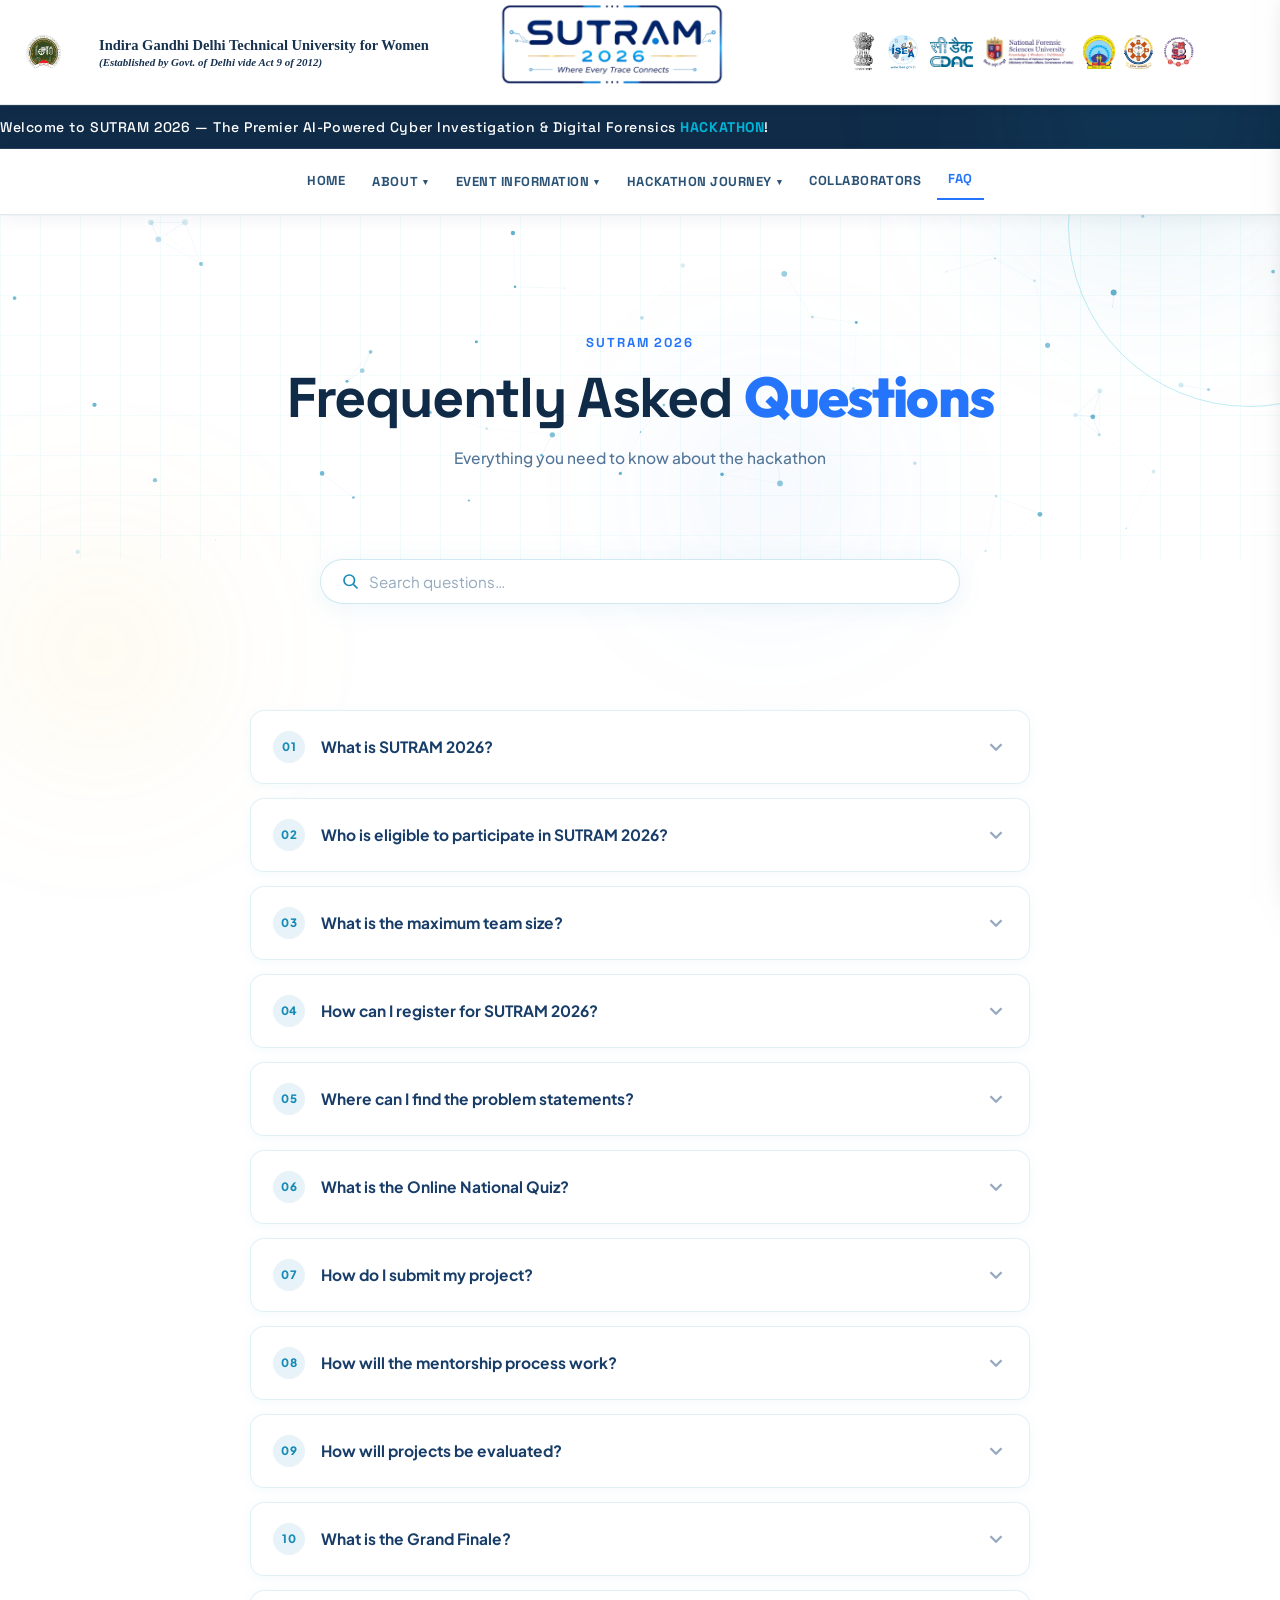
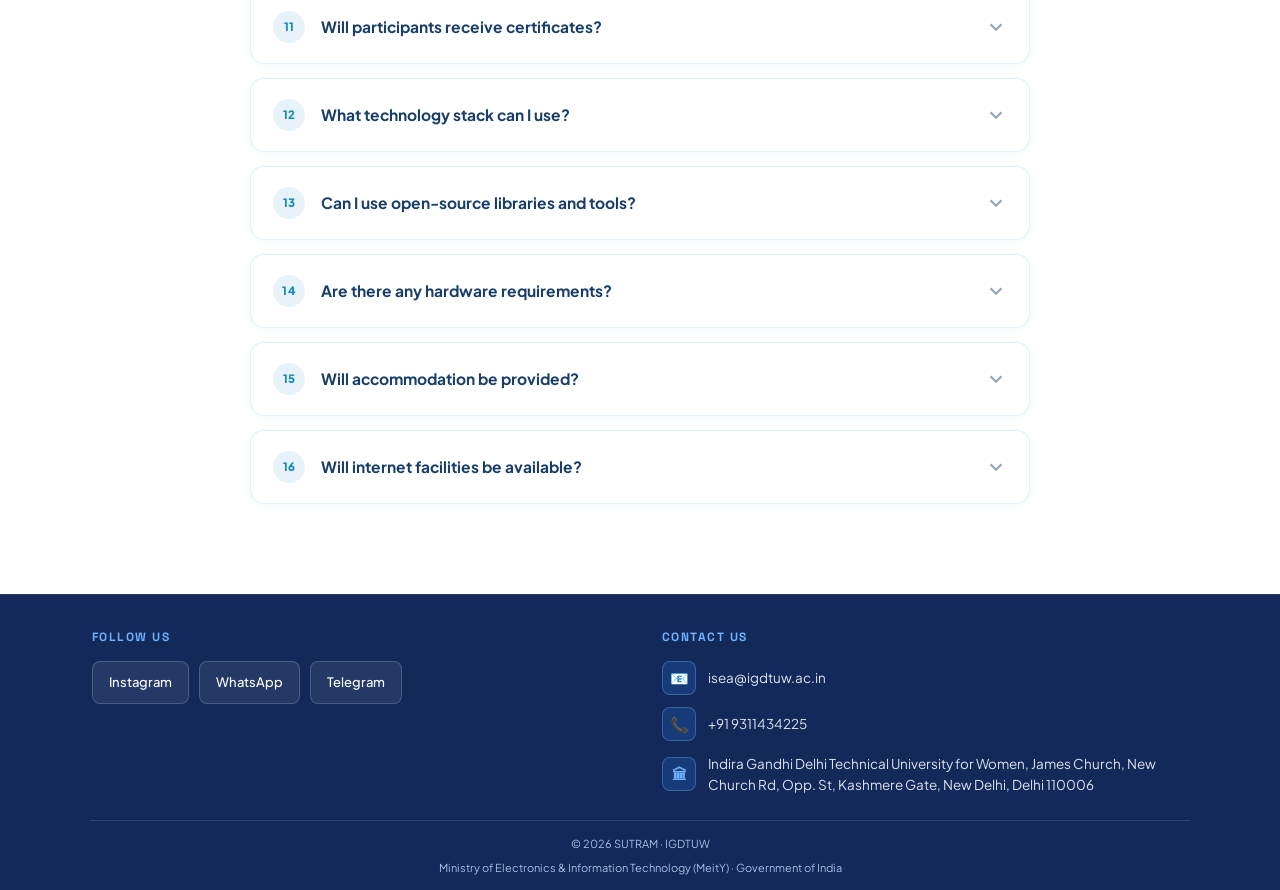
<file: pages/faq.html>
<!DOCTYPE html>
<html lang="en">
<head>
<script>(function(){try{if(!localStorage.getItem("sutram-theme-v2")){localStorage.setItem("sutram-theme","light");localStorage.setItem("sutram-theme-v2","1");}var t=localStorage.getItem("sutram-theme");if(t!=="light"&&t!=="dark"){t="light";}document.documentElement.setAttribute("data-theme",t);}catch(e){document.documentElement.setAttribute("data-theme","light");}})();</script>
  <meta charset="UTF-8">
  <meta name="viewport" content="width=device-width, initial-scale=1.0">
  <meta name="description" content="SUTRAM 2026 — Frequently Asked Questions">
  <title>SUTRAM 2026 | FAQ</title>
<link rel="icon" type="image/png" href="../assets/images/logos/sutram_logo_final.png?v=4" />
  <link rel="preconnect" href="https://fonts.googleapis.com">
  <link rel="preconnect" href="https://fonts.gstatic.com" crossorigin>
  <link href="https://fonts.googleapis.com/css2?family=Comfortaa:wght@700&family=Montserrat:wght@500;600;700;800;900&family=Outfit:wght@700;800;900&family=Plus+Jakarta+Sans:wght@400;500;600;700;800&family=Space+Grotesk:wght@500;600;700&display=swap" rel="stylesheet">
  <link rel="stylesheet" href="../css/style.css"></head>
<body>
  <a class="skip-link" href="#main-content">Skip to main content</a>
<div class="page">
<main class="announcement" id="main-content">

<header class="topbar">
          <div class="topbar-left">
          <a href="index.html" class="topbar-igdtuw-link" aria-label="Indira Gandhi Delhi Technical University for Women" title="Indira Gandhi Delhi Technical University for Women">
            <img loading="eager" decoding="async" class="igdtuw-emblem theme-logo-light" src="../assets/images/logos/igdtuw_logo.png" alt="" aria-hidden="true" />
            <img loading="eager" decoding="async" class="igdtuw-emblem theme-logo-dark" src="../assets/images/logos/igdtuw_logo.png" alt="" aria-hidden="true" />
            <span class="igdtuw-wordmark"><strong>Indira Gandhi Delhi Technical University for Women</strong><small>(Established by Govt. of Delhi vide Act 9 of 2012)</small></span>
          </a>
        </div>
  <a class="topbar-center-logo" href="index.html" aria-label="SUTRAM 2026 home">
  <img loading="eager" decoding="async" class="theme-logo theme-logo-dark" src="../assets/images/logos/sutram_logo_final.png?v=4" alt="SUTRAM 2026" /><img loading="eager" decoding="async" class="theme-logo theme-logo-light" src="../assets/images/logos/sutram_logo_final.png?v=4" alt="" aria-hidden="true" />
  </a>
          <div class="topbar-right">
          <div class="topbar-partner-logos">
            <img loading="eager" decoding="async" class="partner-logo emblem-logo" src="../assets/images/partners/Emblem_of_India_with_transparent_background.png" alt="Government of India emblem" title="Government of India" />
            <img loading="eager" decoding="async" class="partner-logo isea-logo" src="../assets/images/partners/isea_logo.png" alt="ISEA logo" title="Information Security Education and Awareness (ISEA)" />
            <img loading="eager" decoding="async" class="partner-logo cdac-logo" src="../assets/images/logos/cdac.png" alt="C-DAC" title="Centre for Development of Advanced Computing (C-DAC)" />
            <img loading="eager" decoding="async" class="partner-logo nfsu-logo" src="../assets/images/logos/nfsu_logo.png" alt="NFSU" title="National Forensic Sciences University (NFSU)" />
            <img loading="eager" decoding="async" class="partner-logo mnit-logo" src="../assets/images/logos/mnit_bhopal.png" alt="MANIT Bhopal" title="Maulana Azad National Institute of Technology, Bhopal" />
            <img loading="eager" decoding="async" class="partner-logo iiit-logo" src="../assets/images/logos/iiit_sonipat.png" alt="IIIT Sonepat" title="Indian Institute of Information Technology, Sonepat" />
            <img loading="eager" decoding="async" class="partner-logo gtu-logo" src="../assets/images/logos/gtu.png" alt="GTU" title="Gujarat Technological University (GTU)" />
          </div>
        </div>
  <button type="button" class="hamburger-btn" id="menuToggle" aria-expanded="false" aria-controls="navDrawer" aria-label="Toggle navigation menu">
    <span class="bar"></span><span class="bar"></span><span class="bar"></span>
  </button>
</header>

<div class="notification-marquee">
  <div class="marquee-css"><span class="marquee-css-track">
    <span class="marquee-text">Welcome to SUTRAM 2026 — The Premier AI-Powered Cyber Investigation &amp; Digital Forensics <span class="highlight">HACKATHON</span>!</span>
  </span></div>
</div>

<nav class="primary-nav" aria-label="Primary navigation">
  <a href="index.html">Home</a>

  <div class="nav-item">
    <button type="button" class="nav-dropdown-toggle" aria-haspopup="true" aria-expanded="false">About <span class="nav-caret">▾</span></button>
    <div class="nav-dropdown-menu">
      <a href="about.html">About SUTRAM</a>
       <a href="collaborators.html">Collaborators</a>
    </div>
  </div>

  <div class="nav-item">
    <button type="button" class="nav-dropdown-toggle" aria-haspopup="true" aria-expanded="false">Event Information <span class="nav-caret">▾</span></button>
    <div class="nav-dropdown-menu">
      <a href="guidelines.html">Guidelines &amp; Policies</a>
      <a href="evaluation.html">Evaluation Criteria</a>
      <a href="brochure.html">Brochure</a>
      <a href="mentors.html">Mentors</a>
      <a href="jury.html">Jury</a>
      <a href="committee.html">Committee</a>
    </div>
  </div>

  <div class="nav-item">
    <button type="button" class="nav-dropdown-toggle" aria-haspopup="true" aria-expanded="false">Hackathon Journey <span class="nav-caret">▾</span></button>
    <div class="nav-dropdown-menu">
        <a href="problem-statements.html">Problem Statements</a>
        <a href="https://faas.isea.app/formview/Hackathon2026">Registration and PPT Submission</a>
        <a class="nav-template-link" href="../SUTRAM_2026_Idea_Submission_Template.pptx" download="SUTRAM_2026_Idea_Submission_Template.pptx">Download PPT Template</a>
        <a href="evaluation.html">Evaluation</a>
        <a href="results.html">Results</a>
        <div class="nav-dropdown-divider"></div>
        <span class="nav-dropdown-section-label">Up Next</span>
        <div class="nav-timeline-inline" data-timeline-panel>
          <div class="nav-timeline-row" data-timeline-group="1" data-roll-date="2026-10-05"><span class="nav-timeline-label">Registration / Idea Submission Opens</span><span class="nav-timeline-value" data-date="2026-09-07">7 Sep 2026</span></div>
          <div class="nav-timeline-row" data-timeline-group="1" data-roll-date="2026-10-05"><span class="nav-timeline-label">Registration / Idea Submission Closes</span><span class="nav-timeline-value" data-date="2026-10-05">5 Oct 2026</span></div>
          <div class="nav-timeline-row" data-timeline-group="2" data-roll-date="2026-10-25"><span class="nav-timeline-label">First Round Results</span><span class="nav-timeline-value" data-date="2026-10-25">25 Oct 2026</span></div>
          <div class="nav-timeline-row" data-timeline-group="3" data-roll-date="2026-10-28"><span class="nav-timeline-label">Problem Statement Release</span><span class="nav-timeline-value" data-date="2026-10-28">28 Oct 2026</span></div>
          <div class="nav-timeline-row" data-timeline-group="4" data-roll-date="2026-11-10"><span class="nav-timeline-label">Mentorship Sessions</span><span class="nav-timeline-value" data-date="2026-11-01">1–10 Nov 2026</span></div>
          <div class="nav-timeline-row" data-timeline-group="5" data-roll-date="2026-11-20"><span class="nav-timeline-label">Prototype / PPT Submission</span><span class="nav-timeline-value" data-date="2026-11-20">20 Nov 2026</span></div>
          <div class="nav-timeline-row" data-timeline-group="6" data-roll-date="2026-12-05"><span class="nav-timeline-label">Final 25 Teams Selected</span><span class="nav-timeline-value" data-date="2026-12-05">5 Dec 2026</span></div>
          <div class="nav-timeline-row" data-timeline-group="7" data-roll-date="2026-12-27"><span class="nav-timeline-label">Hackathon Finale</span><span class="nav-timeline-value" data-date="2026-12-26">26–27 Dec 2026</span></div>
          <div class="nav-timeline-row" data-timeline-group="7" data-roll-date="2026-12-27"><span class="nav-timeline-label">Winner Announcement</span><span class="nav-timeline-value" data-date="2026-12-27">27 Dec 2026</span></div>
          <p class="nav-timeline-empty" data-timeline-empty hidden>All milestones completed. Thank you for being part of SUTRAM 2026!</p>
        </div>
        <a class="nav-dropdown-link" href="timeline.html">View Full Timeline ↗</a>
      </div>
  </div>

  <a href="collaborators.html">Collaborators</a>
  <a class="active" href="faq.html">FAQ</a>
</nav>

<!-- Floating orbs background -->
<div class="faq-orb faq-orb-1"></div>
<div class="faq-orb faq-orb-2"></div>
<div class="faq-orb faq-orb-3"></div>

<section class="faq-hero">
  <canvas id="faqParticles" class="faq-particles-canvas"></canvas>
  <div class="faq-hero-content">
    <span class="faq-eyebrow" id="faqEyebrow">SUTRAM 2026</span>
    <h1 id="faqH1">Frequently Asked <span>Questions</span></h1>
    <p class="faq-hero-sub">Everything you need to know about the hackathon</p>
  </div>
</section>

<!-- Search bar -->
<div class="faq-search-wrap">
  <div class="faq-search-inner">
    <svg class="faq-search-ico" viewBox="0 0 24 24" fill="none" stroke="currentColor" stroke-width="2.2"><circle cx="11" cy="11" r="7"/><line x1="16.5" y1="16.5" x2="22" y2="22"/></svg>
    <input type="text" id="faqSearch" aria-label="Search frequently asked questions" placeholder="Search questions…" autocomplete="off" />
    <span class="faq-search-badge" id="faqBadge"></span>
  </div>
</div>

<section class="faq-section" id="faqSection">
  <div class="faq-list" id="faqList">

    <div class="faq-acc-item" data-index="0">
      <button type="button" class="faq-acc-q" aria-expanded="false">
        <span class="faq-acc-num">01</span>
        <span class="faq-acc-text">What is SUTRAM 2026?</span>
        <span class="faq-acc-icon"><svg viewBox="0 0 24 24" fill="none" stroke="currentColor" stroke-width="2.5"><polyline points="6 9 12 15 18 9"/></svg></span>
      </button>
      <div class="faq-acc-body"><div class="faq-acc-inner"><p>SUTRAM 2026 is a premier AI-powered Cyber Investigation &amp; Digital Forensics Hackathon hosted by IGDTUW (Indira Gandhi Delhi Technical University for Women), supported by MeitY and ISEA. It challenges participants to build innovative solutions across cybersecurity and digital forensics domains within 24 hours.</p></div></div>
    </div>

    <div class="faq-acc-item" data-index="1">
      <button type="button" class="faq-acc-q" aria-expanded="false">
        <span class="faq-acc-num">02</span>
        <span class="faq-acc-text">Who is eligible to participate in SUTRAM 2026?</span>
        <span class="faq-acc-icon"><svg viewBox="0 0 24 24" fill="none" stroke="currentColor" stroke-width="2.5"><polyline points="6 9 12 15 18 9"/></svg></span>
      </button>
      <div class="faq-acc-body"><div class="faq-acc-inner"><p>All students currently enrolled in undergraduate or postgraduate programs at recognized universities/colleges across India are eligible. The hackathon is open to all disciplines — not just computer science students.</p></div></div>
    </div>

    <div class="faq-acc-item" data-index="2">
      <button type="button" class="faq-acc-q" aria-expanded="false">
        <span class="faq-acc-num">03</span>
        <span class="faq-acc-text">What is the maximum team size?</span>
        <span class="faq-acc-icon"><svg viewBox="0 0 24 24" fill="none" stroke="currentColor" stroke-width="2.5"><polyline points="6 9 12 15 18 9"/></svg></span>
      </button>
      <div class="faq-acc-body"><div class="faq-acc-inner"><p>Teams can have up to 4 members. All team members must be enrolled students at the time of registration.</p></div></div>
    </div>

    <div class="faq-acc-item" data-index="3">
      <button type="button" class="faq-acc-q" aria-expanded="false">
        <span class="faq-acc-num">04</span>
        <span class="faq-acc-text">How can I register for SUTRAM 2026?</span>
        <span class="faq-acc-icon"><svg viewBox="0 0 24 24" fill="none" stroke="currentColor" stroke-width="2.5"><polyline points="6 9 12 15 18 9"/></svg></span>
      </button>
      <div class="faq-acc-body"><div class="faq-acc-inner"><p>Registration is done online through the official SUTRAM 2026 portal. Fill in your team details and submit before the deadline — <strong>5 October 2026</strong>. Registration opens on <strong>7 September 2026</strong> and is free of charge.</p></div></div>
    </div>

    <div class="faq-acc-item" data-index="4">
      <button type="button" class="faq-acc-q" aria-expanded="false">
        <span class="faq-acc-num">05</span>
        <span class="faq-acc-text">Where can I find the problem statements?</span>
        <span class="faq-acc-icon"><svg viewBox="0 0 24 24" fill="none" stroke="currentColor" stroke-width="2.5"><polyline points="6 9 12 15 18 9"/></svg></span>
      </button>
      <div class="faq-acc-body"><div class="faq-acc-inner"><p>Problem statements will be released on <strong>28 October 2026</strong> on the <a href="problem-statements.html">Problem Statements page</a>. There are 5 problem statements spanning different cybersecurity and digital forensics themes.</p></div></div>
    </div>

    <div class="faq-acc-item" data-index="5">
      <button type="button" class="faq-acc-q" aria-expanded="false">
        <span class="faq-acc-num">06</span>
        <span class="faq-acc-text">What is the Online National Quiz?</span>
        <span class="faq-acc-icon"><svg viewBox="0 0 24 24" fill="none" stroke="currentColor" stroke-width="2.5"><polyline points="6 9 12 15 18 9"/></svg></span>
      </button>
      <div class="faq-acc-body"><div class="faq-acc-inner"><p>The Online National Quiz is an optional knowledge-based challenge covering cybersecurity concepts, digital forensics, and current events. It is open to all registered participants and winners receive special recognition.</p></div></div>
    </div>

    <div class="faq-acc-item" data-index="6">
      <button type="button" class="faq-acc-q" aria-expanded="false">
        <span class="faq-acc-num">07</span>
        <span class="faq-acc-text">How do I submit my project?</span>
        <span class="faq-acc-icon"><svg viewBox="0 0 24 24" fill="none" stroke="currentColor" stroke-width="2.5"><polyline points="6 9 12 15 18 9"/></svg></span>
      </button>
      <div class="faq-acc-body"><div class="faq-acc-inner"><p>Project / PPT submission is due by <strong>20 November 2026</strong>. Teams must upload a working prototype or demo, along with a project report and presentation slides by the specified deadline. Late submissions will not be accepted.</p></div></div>
    </div>

    <div class="faq-acc-item" data-index="7">
      <button type="button" class="faq-acc-q" aria-expanded="false">
        <span class="faq-acc-num">08</span>
        <span class="faq-acc-text">How will the mentorship process work?</span>
        <span class="faq-acc-icon"><svg viewBox="0 0 24 24" fill="none" stroke="currentColor" stroke-width="2.5"><polyline points="6 9 12 15 18 9"/></svg></span>
      </button>
      <div class="faq-acc-body"><div class="faq-acc-inner"><p>Shortlisted teams will be assigned dedicated mentors from industry and academia. Mentorship sessions run from <strong>1 November to 10 November 2026</strong>. Mentors will guide teams on technical approach, feasibility, and presentation skills.</p></div></div>
    </div>

    <div class="faq-acc-item" data-index="8">
      <button type="button" class="faq-acc-q" aria-expanded="false">
        <span class="faq-acc-num">09</span>
        <span class="faq-acc-text">How will projects be evaluated?</span>
        <span class="faq-acc-icon"><svg viewBox="0 0 24 24" fill="none" stroke="currentColor" stroke-width="2.5"><polyline points="6 9 12 15 18 9"/></svg></span>
      </button>
      <div class="faq-acc-body"><div class="faq-acc-inner"><p>Projects are judged on: <strong>Innovation &amp; Creativity</strong>, <strong>Technical Complexity</strong>, <strong>Feasibility &amp; Impact</strong>, <strong>Presentation Quality</strong>, and <strong>Problem Relevance</strong>. See the <a href="evaluation.html">Evaluation Criteria page</a> for full weightage details.</p></div></div>
    </div>

    <div class="faq-acc-item" data-index="9">
      <button type="button" class="faq-acc-q" aria-expanded="false">
        <span class="faq-acc-num">10</span>
        <span class="faq-acc-text">What is the Grand Finale?</span>
        <span class="faq-acc-icon"><svg viewBox="0 0 24 24" fill="none" stroke="currentColor" stroke-width="2.5"><polyline points="6 9 12 15 18 9"/></svg></span>
      </button>
      <div class="faq-acc-body"><div class="faq-acc-inner"><p>The Grand Finale is the final in-person hackathon event held on <strong>26–27 December 2026</strong> at IGDTUW, Delhi. Shortlisted teams will present their solutions to a jury panel. The top teams compete for a prize pool of <strong>₹2.5 Lakhs+</strong>. Winners will be announced on <strong>27 December 2026</strong>.</p></div></div>
    </div>

    <div class="faq-acc-item" data-index="10">
      <button type="button" class="faq-acc-q" aria-expanded="false">
        <span class="faq-acc-num">11</span>
        <span class="faq-acc-text">Will participants receive certificates?</span>
        <span class="faq-acc-icon"><svg viewBox="0 0 24 24" fill="none" stroke="currentColor" stroke-width="2.5"><polyline points="6 9 12 15 18 9"/></svg></span>
      </button>
      <div class="faq-acc-body"><div class="faq-acc-inner"><p>Yes! All participants who complete the hackathon will receive a <strong>digital participation certificate</strong>. Winners and runners-up receive additional award certificates and trophies. Mentors and jury members will also receive appreciation certificates.</p></div></div>
    </div>

    <div class="faq-acc-item" data-index="11">
      <button type="button" class="faq-acc-q" aria-expanded="false">
        <span class="faq-acc-num">12</span>
        <span class="faq-acc-text">What technology stack can I use?</span>
        <span class="faq-acc-icon"><svg viewBox="0 0 24 24" fill="none" stroke="currentColor" stroke-width="2.5"><polyline points="6 9 12 15 18 9"/></svg></span>
      </button>
      <div class="faq-acc-body"><div class="faq-acc-inner"><p>Teams are free to use any programming language, framework, or platform. Commonly used stacks include Python, JavaScript, React, Node.js, TensorFlow, and cloud platforms like AWS or GCP. The solution must be original work developed during the hackathon.</p></div></div>
    </div>

    <div class="faq-acc-item" data-index="12">
      <button type="button" class="faq-acc-q" aria-expanded="false">
        <span class="faq-acc-num">13</span>
        <span class="faq-acc-text">Can I use open-source libraries and tools?</span>
        <span class="faq-acc-icon"><svg viewBox="0 0 24 24" fill="none" stroke="currentColor" stroke-width="2.5"><polyline points="6 9 12 15 18 9"/></svg></span>
      </button>
      <div class="faq-acc-body"><div class="faq-acc-inner"><p>Yes, open-source libraries, APIs, and tools are allowed and encouraged. However, the core solution and its novelty must be your team's original work. Properly attribute all third-party resources used in your project report.</p></div></div>
    </div>

    <div class="faq-acc-item" data-index="13">
      <button type="button" class="faq-acc-q" aria-expanded="false">
        <span class="faq-acc-num">14</span>
        <span class="faq-acc-text">Are there any hardware requirements?</span>
        <span class="faq-acc-icon"><svg viewBox="0 0 24 24" fill="none" stroke="currentColor" stroke-width="2.5"><polyline points="6 9 12 15 18 9"/></svg></span>
      </button>
      <div class="faq-acc-body"><div class="faq-acc-inner"><p>Teams should bring their own laptops. The venue will provide power outlets and internet connectivity. Specialized hardware (e.g., Raspberry Pi, Arduino) may be used but must be brought by the team. Availability cannot be guaranteed at the venue.</p></div></div>
    </div>

    <div class="faq-acc-item" data-index="14">
      <button type="button" class="faq-acc-q" aria-expanded="false">
        <span class="faq-acc-num">15</span>
        <span class="faq-acc-text">Will accommodation be provided?</span>
        <span class="faq-acc-icon"><svg viewBox="0 0 24 24" fill="none" stroke="currentColor" stroke-width="2.5"><polyline points="6 9 12 15 18 9"/></svg></span>
      </button>
      <div class="faq-acc-body"><div class="faq-acc-inner"><p>Yes, outstation participants will be provided with accommodation at the IGDTUW campus during the Grand Finale dates. Meals and refreshments during the hackathon event will also be provided. Details will be shared with shortlisted teams via email.</p></div></div>
    </div>

    <div class="faq-acc-item" data-index="15">
      <button type="button" class="faq-acc-q" aria-expanded="false">
        <span class="faq-acc-num">16</span>
        <span class="faq-acc-text">Will internet facilities be available?</span>
        <span class="faq-acc-icon"><svg viewBox="0 0 24 24" fill="none" stroke="currentColor" stroke-width="2.5"><polyline points="6 9 12 15 18 9"/></svg></span>
      </button>
      <div class="faq-acc-body"><div class="faq-acc-inner"><p>Yes, high-speed Wi-Fi will be available throughout the venue for all participants during the Grand Finale. Teams are advised to also carry backup mobile data connections for redundancy.</p></div></div>
    </div>

  </div>
</section>

<footer class="page-footer">
  <div class="footer-container">
    <section class="footer-col">
      <h2>Follow Us</h2>
      <div class="social-buttons">
        <a href="https://www.instagram.com/sutram_2026" class="social-btn" target="_blank" rel="noopener">Instagram</a>
        <a href="https://chat.whatsapp.com/GdZ1pulNiuoJmmW5uX4iJ7?s=sh&p=a&ilr=0" class="social-btn" target="_blank" rel="noopener">WhatsApp</a>
        <a href="https://t.me/sutram2026" class="social-btn" target="_blank" rel="noopener">Telegram</a>
      </div>
    </section>
    <section class="footer-col">
      <h2>Contact Us</h2>
      <div class="contact-list">
        <a href="mailto:isea@igdtuw.ac.in" class="contact-link-item">
          <span class="contact-icon-badge" aria-hidden="true">📧</span>
          <span>isea@igdtuw.ac.in</span>
        </a>
        <a href="tel:+919311434225" class="contact-link-item">
          <span class="contact-icon-badge" aria-hidden="true">📞</span>
          <span>+91 9311434225</span>
        </a>
        <div class="contact-link-item">
          <span class="contact-icon-badge" aria-hidden="true">🏛</span>
          <span>Indira Gandhi Delhi Technical University for Women, James Church, New Church Rd, Opp. St, Kashmere Gate, New Delhi, Delhi 110006</span>
        </div>
      </div>
    </section>
  </div>
  <nav class="footer-sitemap-wrap" aria-label="Website sitemap">
          <ul class="footer-sitemap">
            <li><a href="index.html">Home</a></li>
            <li><a href="about.html">About SUTRAM</a></li>
            <li><a href="collaborators.html">Collaborators</a></li>
            <li><a href="guidelines.html">Guidelines</a></li>
            <li><a href="evaluation.html">Evaluation</a></li>
            <li><a href="brochure.html">Brochure</a></li>
            <li><a href="mentors.html">Mentors</a></li>
            <li><a href="jury.html">Jury</a></li>
            <li><a href="committee.html">Committee</a></li>
            <li><a href="journey.html">Journey</a></li>
            <li><a href="timeline.html">Timeline</a></li>
            <li><a href="problem-statements.html">Problem Statements</a></li>
            <li><a href="participation.html">Participation</a></li>
            <li><a href="prizes.html">Prizes</a></li>
            <li><a href="submission.html">Submission</a></li>
            <li><a href="results.html">Results</a></li>
            <li><a href="faq.html">FAQ</a></li>
          </ul>
        </nav>

        <div class="footer-bottom-bar">
    <span>&copy; 2026 SUTRAM · IGDTUW</span>
    <span>Ministry of Electronics &amp; Information Technology (MeitY) · Government of India</span>
  </div>
</footer>

</main>
</div>

<nav class="nav-drawer" id="navDrawer" aria-label="Site navigation" aria-hidden="true" role="dialog">
  <div class="drawer-header">
    <span class="drawer-title">Main Menu</span>
    <button type="button" class="close-drawer" id="closeDrawer" aria-label="Close menu">&times;</button>
  </div>
  <ul class="drawer-links">
      <li><a href="index.html">Home</a></li>

      <li class="drawer-group">
        <button type="button" class="drawer-group-toggle" aria-expanded="false">About <span class="drawer-group-caret">▾</span></button>
        <ul class="drawer-sublist">
          <li class="drawer-sublist-label">About</li>
          <li><a href="about.html">About SUTRAM</a></li>
          <li><a href="collaborators.html">Collaborators</a></li>
        </ul>
      </li>

      <li class="drawer-group">
        <button type="button" class="drawer-group-toggle" aria-expanded="false">Event Information <span class="drawer-group-caret">▾</span></button>
        <ul class="drawer-sublist">
          <li class="drawer-sublist-label">Event Information</li>
          <li><a href="guidelines.html">Guidelines &amp; Policies</a></li>
          <li><a href="evaluation.html">Evaluation Criteria</a></li>
          <li><a href="brochure.html">Brochure</a></li>
          <li><a href="mentors.html">Mentors</a></li>
          <li><a href="jury.html">Jury</a></li>
          <li><a href="committee.html">Committee</a></li>
        </ul>
      </li>

      <li class="drawer-group">
        <button type="button" class="drawer-group-toggle" aria-expanded="false">Hackathon Journey <span class="drawer-group-caret">▾</span></button>
        <ul class="drawer-sublist" data-timeline-panel>
          <li class="drawer-sublist-label">Hackathon Journey</li>
          <li><a href="journey.html">Hackathon Journey</a></li>
          <li><a href="problem-statements.html">Problem Statements</a></li>
          <li><a href="participation.html">Participation</a></li>
          <li><a href="prizes.html">Prizes</a></li>
          <li><a href="submission.html">Submission</a></li>
          <li><a href="https://faas.isea.app/formview/Hackathon2026">Registration and PPT Submission</a></li>
          <li><a class="drawer-template-link" href="../SUTRAM_2026_Idea_Submission_Template.pptx" download="SUTRAM_2026_Idea_Submission_Template.pptx">Download PPT Template</a></li>
          <li><a href="evaluation.html">Evaluation</a></li>
          <li><a href="results.html">Results</a></li>
          <li class="drawer-sublist-divider">Up Next</li>
          <li class="drawer-timeline-row" data-timeline-group="1" data-roll-date="2026-10-05"><span class="drawer-timeline-label">Registration / Idea Submission Opens</span><span class="drawer-timeline-value" data-date="2026-09-07">7 Sep 2026</span></li>
          <li class="drawer-timeline-row" data-timeline-group="1" data-roll-date="2026-10-05"><span class="drawer-timeline-label">Registration / Idea Submission Closes</span><span class="drawer-timeline-value" data-date="2026-10-05">5 Oct 2026</span></li>
          <li class="drawer-timeline-row" data-timeline-group="2" data-roll-date="2026-10-25"><span class="drawer-timeline-label">First Round Results</span><span class="drawer-timeline-value" data-date="2026-10-25">25 Oct 2026</span></li>
          <li class="drawer-timeline-row" data-timeline-group="3" data-roll-date="2026-10-28"><span class="drawer-timeline-label">Problem Statement Release</span><span class="drawer-timeline-value" data-date="2026-10-28">28 Oct 2026</span></li>
          <li class="drawer-timeline-row" data-timeline-group="4" data-roll-date="2026-11-10"><span class="drawer-timeline-label">Mentorship Sessions</span><span class="drawer-timeline-value" data-date="2026-11-01">1&ndash;10 Nov 2026</span></li>
          <li class="drawer-timeline-row" data-timeline-group="5" data-roll-date="2026-11-20"><span class="drawer-timeline-label">Prototype / PPT Submission</span><span class="drawer-timeline-value" data-date="2026-11-20">20 Nov 2026</span></li>
          <li class="drawer-timeline-row" data-timeline-group="6" data-roll-date="2026-12-05"><span class="drawer-timeline-label">Final 25 Teams Selected</span><span class="drawer-timeline-value" data-date="2026-12-05">5 Dec 2026</span></li>
          <li class="drawer-timeline-row" data-timeline-group="7" data-roll-date="2026-12-27"><span class="drawer-timeline-label">Hackathon Finale</span><span class="drawer-timeline-value" data-date="2026-12-26">26&ndash;27 Dec 2026</span></li>
          <li class="drawer-timeline-row" data-timeline-group="7" data-roll-date="2026-12-27"><span class="drawer-timeline-label">Winner Announcement</span><span class="drawer-timeline-value" data-date="2026-12-27">27 Dec 2026</span></li>
          <li class="drawer-timeline-empty" data-timeline-empty hidden>All milestones completed. Thank you for being part of SUTRAM 2026!</li>
          <li><a href="timeline.html">View Full Timeline ↗</a></li>
        </ul>
      </li>

      <li><a href="timeline.html">Timeline</a></li>
      <li><a class="active" href="faq.html">FAQ</a></li>
      <li><a href="https://faas.isea.app/formview/Hackathon2026" rel="noopener">Register</a></li>
    </ul>
  </nav>
  <div class="nav-backdrop" id="navBackdrop" aria-hidden="true"></div>

<script src="../js/main.js"></script>
<script>
/* =====================  FAQ PAGE ANIMATIONS  ===================== */
(function () {
  /* --- Accordion --- */
  document.querySelectorAll('.faq-acc-q').forEach(function (btn) {
    btn.addEventListener('click', function () {
      var item = btn.closest('.faq-acc-item');
      var isOpen = item.classList.contains('faq-open');
      /* close all */
      document.querySelectorAll('.faq-acc-item.faq-open').forEach(function (el) {
        el.classList.remove('faq-open');
        el.querySelector('.faq-acc-q').setAttribute('aria-expanded', 'false');
        var body = el.querySelector('.faq-acc-body');
        body.style.maxHeight = '0';
      });
      if (!isOpen) {
        item.classList.add('faq-open');
        btn.setAttribute('aria-expanded', 'true');
        var body = item.querySelector('.faq-acc-body');
        body.style.maxHeight = body.scrollHeight + 'px';
      }
    });
  });

  /* --- Live Search --- */
  var searchEl = document.getElementById('faqSearch');
  var badge    = document.getElementById('faqBadge');
  var items    = Array.from(document.querySelectorAll('.faq-acc-item'));

  function doSearch() {
    var q = searchEl.value.trim().toLowerCase();
    var shown = 0;
    items.forEach(function (item) {
      var text = item.querySelector('.faq-acc-text').textContent.toLowerCase()
               + item.querySelector('.faq-acc-inner').textContent.toLowerCase();
      var match = !q || text.includes(q);
      item.style.display = match ? '' : 'none';
      if (match) shown++;
    });
    badge.textContent = q ? shown + ' result' + (shown !== 1 ? 's' : '') : '';
    badge.classList.toggle('faq-badge-visible', !!q);
  }
  if (searchEl) searchEl.addEventListener('input', doSearch);

  /* --- Scroll-in animation --- */
  var observer = new IntersectionObserver(function (entries) {
    entries.forEach(function (entry) {
      if (entry.isIntersecting) {
        entry.target.classList.add('faq-visible');
        observer.unobserve(entry.target);
      }
    });
  }, { threshold: 0.1 });

  items.forEach(function (item, i) {
    item.style.transitionDelay = (i * 55) + 'ms';
    observer.observe(item);
  });

  /* Hero eyebrow typewriter */
  var ew = document.getElementById('faqEyebrow');
  if (ew) { ew.classList.add('faq-eyebrow-anim'); }

  /* --- Canvas Particles (paused offscreen / hidden tab / reduced motion) --- */
  var canvas = document.getElementById('faqParticles');
  if (!canvas) return;
  var reduceMotion = window.matchMedia('(prefers-reduced-motion: reduce)').matches;
  if (reduceMotion) { canvas.style.display = 'none'; return; }
  var ctx = canvas.getContext('2d');
  var particles = [];
  var PARTICLE_COUNT = (window.innerWidth < 700 ? 28 : 55);
  var faqRaf = null;
  var faqVisible = true;

  function resize() {
    canvas.width  = canvas.offsetWidth;
    canvas.height = canvas.offsetHeight;
  }
  resize();
  window.addEventListener('resize', resize);

  for (var i = 0; i < PARTICLE_COUNT; i++) {
    particles.push({
      x:  Math.random() * canvas.width,
      y:  Math.random() * canvas.height,
      r:  Math.random() * 2.5 + 0.5,
      dx: (Math.random() - 0.5) * 0.45,
      dy: (Math.random() - 0.5) * 0.45,
      a:  Math.random() * 0.55 + 0.15
    });
  }

  function drawFrame() {
    ctx.clearRect(0, 0, canvas.width, canvas.height);
    particles.forEach(function (p) {
      ctx.beginPath();
      ctx.arc(p.x, p.y, p.r, 0, Math.PI * 2);
      ctx.fillStyle = 'rgba(22,139,183,' + p.a + ')';
      ctx.fill();
      p.x += p.dx;
      p.y += p.dy;
      if (p.x < 0) p.x = canvas.width;
      if (p.x > canvas.width) p.x = 0;
      if (p.y < 0) p.y = canvas.height;
      if (p.y > canvas.height) p.y = 0;
    });
    /* connecting lines */
    for (var i = 0; i < particles.length; i++) {
      for (var j = i + 1; j < particles.length; j++) {
        var dx = particles[i].x - particles[j].x;
        var dy = particles[i].y - particles[j].y;
        var dist = Math.sqrt(dx * dx + dy * dy);
        if (dist < 90) {
          ctx.beginPath();
          ctx.moveTo(particles[i].x, particles[i].y);
          ctx.lineTo(particles[j].x, particles[j].y);
          ctx.strokeStyle = 'rgba(22,139,183,' + (0.12 * (1 - dist / 90)) + ')';
          ctx.lineWidth = 0.8;
          ctx.stroke();
        }
      }
    }
    faqRaf = requestAnimationFrame(drawFrame);
  }
  function manageFaqCanvas() {
    var shouldRun = faqVisible && !document.hidden;
    if (shouldRun && faqRaf === null) { drawFrame(); }
    else if (!shouldRun && faqRaf !== null) { cancelAnimationFrame(faqRaf); faqRaf = null; }
  }
  if ('IntersectionObserver' in window) {
    new IntersectionObserver(function (entries) {
      faqVisible = entries[0].isIntersecting;
      manageFaqCanvas();
    }, { threshold: 0 }).observe(canvas);
  }
  document.addEventListener('visibilitychange', manageFaqCanvas);
  manageFaqCanvas();
})();
</script>
</body>
</html>
</file>
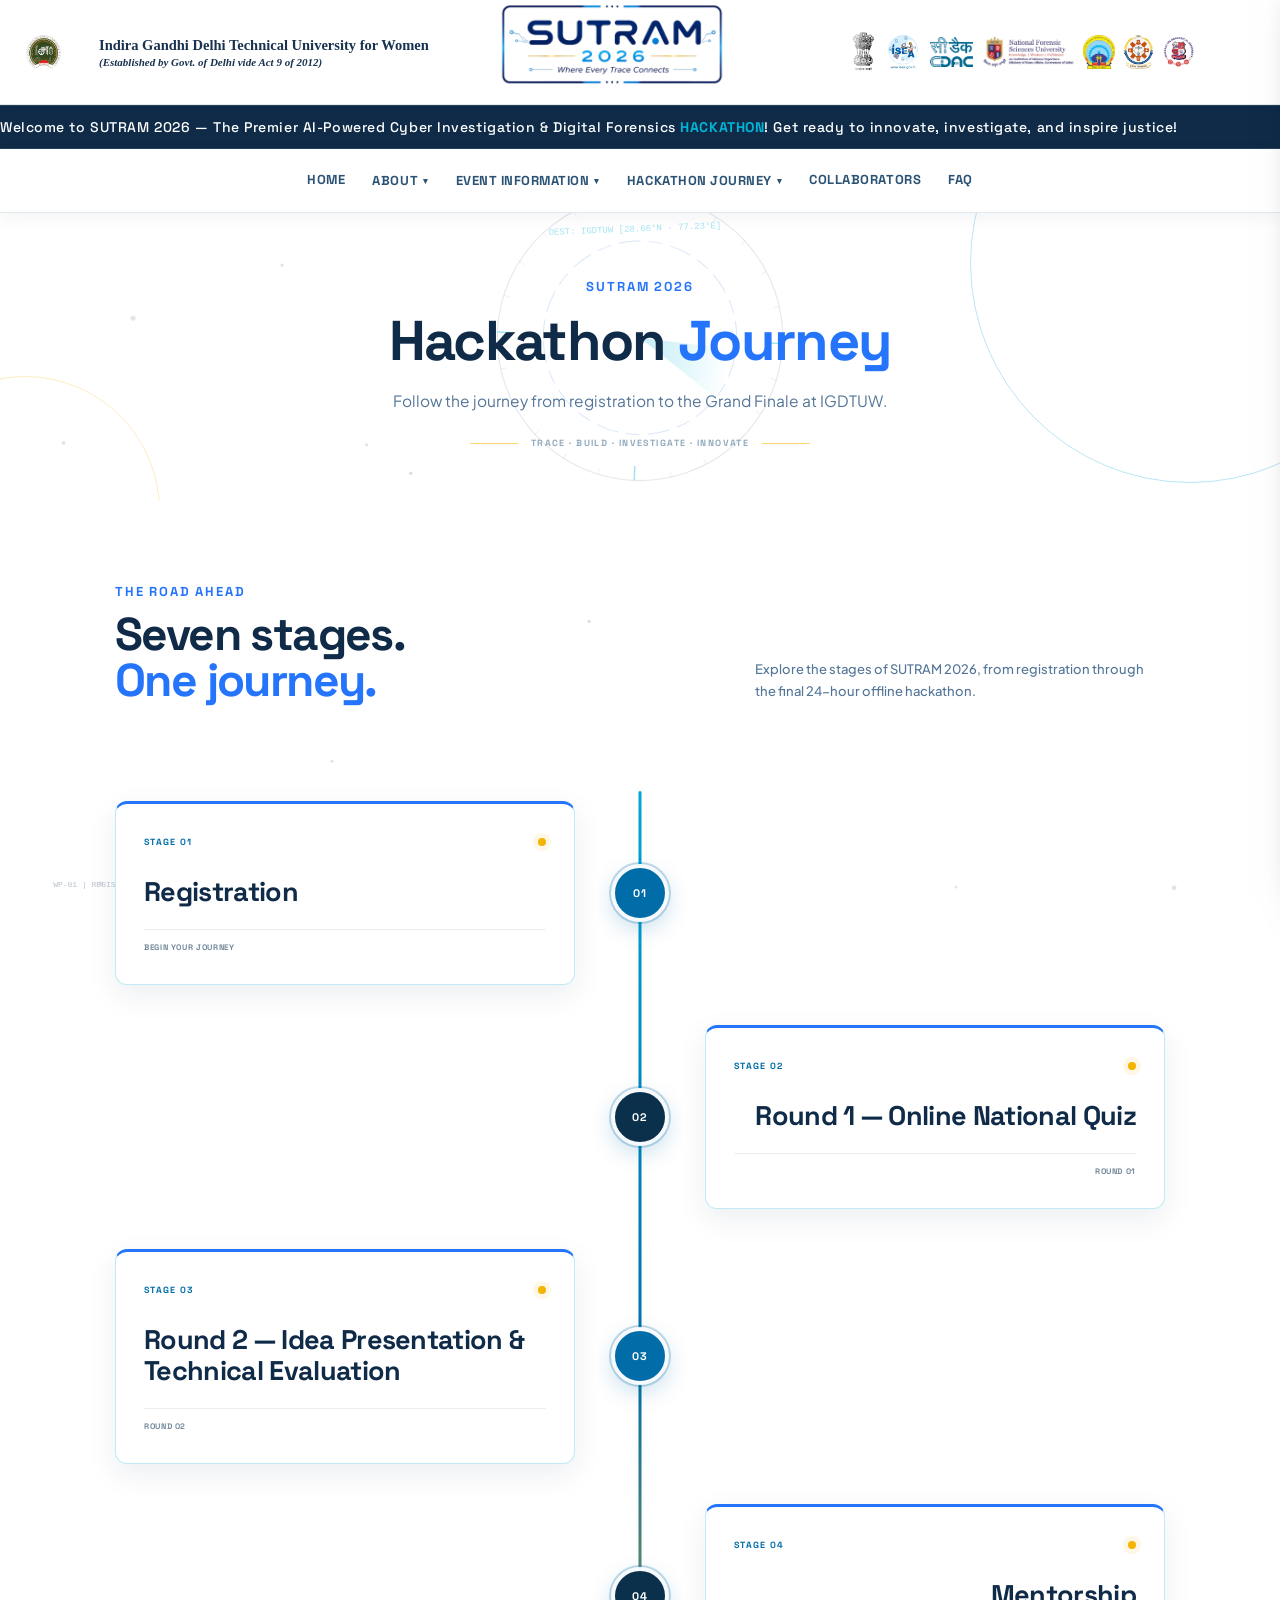
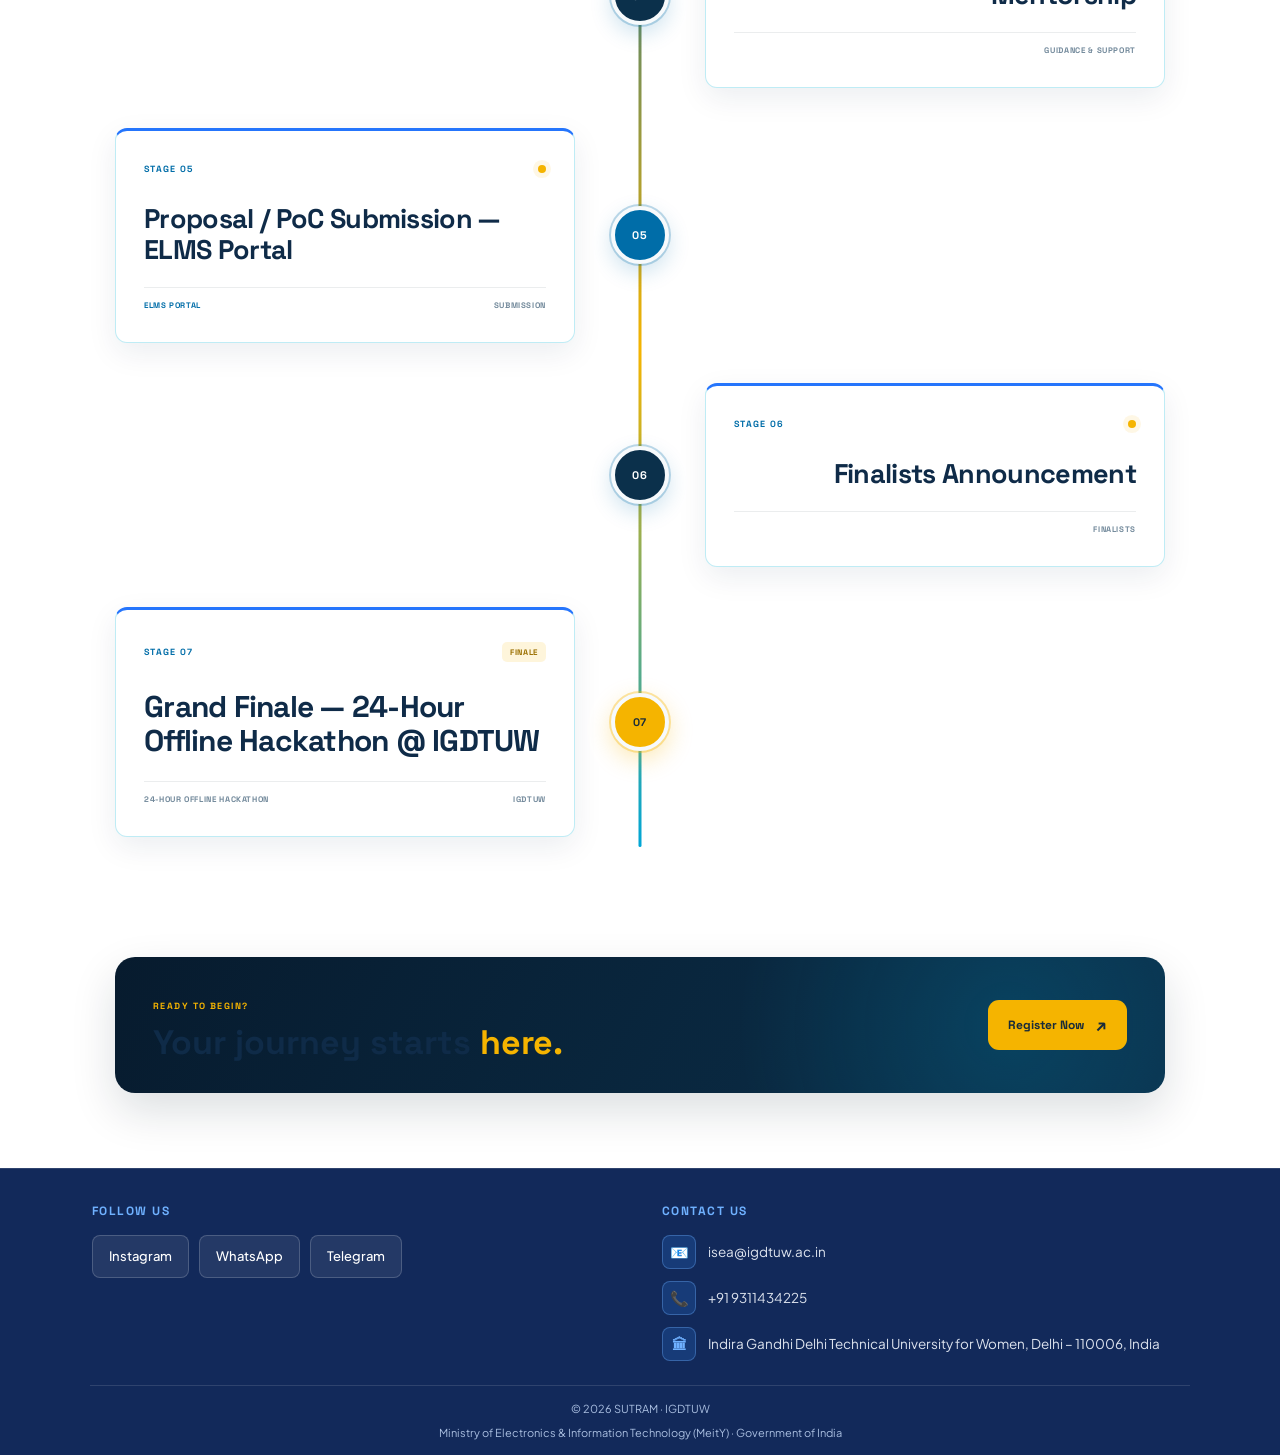
<file: pages/journey.html>
﻿<!DOCTYPE html>
<html lang="en">
<head>
<script>(function(){try{if(!localStorage.getItem("sutram-theme-v2")){localStorage.setItem("sutram-theme","light");localStorage.setItem("sutram-theme-v2","1");}var t=localStorage.getItem("sutram-theme");if(t!=="light"&&t!=="dark"){t="light";}document.documentElement.setAttribute("data-theme",t);}catch(e){document.documentElement.setAttribute("data-theme","light");}})();</script>
<meta charset="UTF-8" />
<meta name="viewport" content="width=device-width, initial-scale=1.0" />
<meta name="theme-color" content="#0E2247" />
<meta property="og:type" content="website" />
<meta property="og:title" content="SUTRAM 2026 | Hackathon Journey" />
<meta property="og:description" content="SUTRAM 2026 — Hackathon Journey." />
<meta name="twitter:card" content="summary" />
<meta name="twitter:title" content="SUTRAM 2026 | Hackathon Journey" />
<meta name="twitter:description" content="SUTRAM 2026 — Hackathon Journey." />
<meta name="description" content="SUTRAM 2026 — Hackathon Journey." />
<title>SUTRAM 2026 | Hackathon Journey</title>
<link rel="icon" type="image/png" href="../assets/images/logos/sutram_logo_final.png?v=4" />

<link rel="preconnect" href="https://fonts.googleapis.com" />
<link rel="preconnect" href="https://fonts.gstatic.com" crossorigin />
<link href="https://fonts.googleapis.com/css2?family=Comfortaa:wght@700&family=Montserrat:wght@500;600;700;800;900&family=Outfit:wght@700;800;900&family=Plus+Jakarta+Sans:wght@400;500;600;700;800&family=Space+Grotesk:wght@500;600;700&display=swap" rel="stylesheet" />

<link rel="stylesheet" href="../css/style.css" />
</head>

<body class="journey-page">
  <a class="skip-link" href="#main-content">Skip to main content</a>
<canvas id="journeyCanvas" class="journey-bg-canvas" aria-hidden="true"></canvas>
<div class="page">
<main class="announcement" id="main-content">

  <!-- HEADER -->
  <header class="topbar">
            <div class="topbar-left">
          <a href="index.html" class="topbar-igdtuw-link" aria-label="Indira Gandhi Delhi Technical University for Women" title="Indira Gandhi Delhi Technical University for Women">
            <img loading="eager" decoding="async" class="igdtuw-emblem theme-logo-light" src="../assets/images/logos/igdtuw_logo.png" alt="" aria-hidden="true" />
            <img loading="eager" decoding="async" class="igdtuw-emblem theme-logo-dark" src="../assets/images/logos/igdtuw_logo.png" alt="" aria-hidden="true" />
            <span class="igdtuw-wordmark"><strong>Indira Gandhi Delhi Technical University for Women</strong><small>(Established by Govt. of Delhi vide Act 9 of 2012)</small></span>
          </a>
        </div>

    <a class="topbar-center-logo" href="index.html" aria-label="SUTRAM 2026 home">
      <img loading="eager" decoding="async" class="theme-logo theme-logo-dark" src="../assets/images/logos/sutram_logo_final.png?v=4" alt="SUTRAM 2026" /><img loading="eager" decoding="async" class="theme-logo theme-logo-light" src="../assets/images/logos/sutram_logo_final.png?v=4" alt="" aria-hidden="true" />
    </a>

            <div class="topbar-right">
          <div class="topbar-partner-logos">
            <img loading="eager" decoding="async" class="partner-logo emblem-logo" src="../assets/images/partners/Emblem_of_India_with_transparent_background.png" alt="Government of India emblem" title="Government of India" />
            <img loading="eager" decoding="async" class="partner-logo isea-logo" src="../assets/images/partners/isea_logo.png" alt="ISEA logo" title="Information Security Education and Awareness (ISEA)" />
            <img loading="eager" decoding="async" class="partner-logo cdac-logo" src="../assets/images/logos/cdac.png" alt="C-DAC" title="Centre for Development of Advanced Computing (C-DAC)" />
            <img loading="eager" decoding="async" class="partner-logo nfsu-logo" src="../assets/images/logos/nfsu_logo.png" alt="NFSU" title="National Forensic Sciences University (NFSU)" />
            <img loading="eager" decoding="async" class="partner-logo mnit-logo" src="../assets/images/logos/mnit_bhopal.png" alt="MANIT Bhopal" title="Maulana Azad National Institute of Technology, Bhopal" />
            <img loading="eager" decoding="async" class="partner-logo iiit-logo" src="../assets/images/logos/iiit_sonipat.png" alt="IIIT Sonepat" title="Indian Institute of Information Technology, Sonepat" />
            <img loading="eager" decoding="async" class="partner-logo gtu-logo" src="../assets/images/logos/gtu.png" alt="GTU" title="Gujarat Technological University (GTU)" />
          </div>
        </div>

    <button class="hamburger-btn"
            id="menuToggle"
            aria-label="Toggle navigation menu"
            title="Navigation Menu">
      <span class="bar"></span>
      <span class="bar"></span>
      <span class="bar"></span>
    </button>
  </header>

  <!-- ANNOUNCEMENT -->
  <div class="notification-marquee">
    <div class="marquee-css"><span class="marquee-css-track">
      <span class="marquee-text">
        Welcome to SUTRAM 2026 &mdash; The Premier AI-Powered Cyber Investigation
        &amp; Digital Forensics <span class="highlight">HACKATHON</span>!
        Get ready to innovate, investigate, and inspire justice!
      </span>
    </span></div>
  </div>

  <!-- PRIMARY NAVIGATION -->
  <nav class="primary-nav" aria-label="Primary navigation">
    <a href="index.html">Home</a>

    <div class="nav-item">
      <button type="button" class="nav-dropdown-toggle" aria-haspopup="true" aria-expanded="false">About <span class="nav-caret">▾</span></button>
      <div class="nav-dropdown-menu">
        <a href="about.html">About SUTRAM</a>
        <a href="collaborators.html">Collaborators</a>
      </div>
    </div>

    <div class="nav-item">
      <button type="button" class="nav-dropdown-toggle" aria-haspopup="true" aria-expanded="false">Event Information <span class="nav-caret">▾</span></button>
      <div class="nav-dropdown-menu">
        <a href="guidelines.html">Guidelines &amp; Policies</a>
        <a href="evaluation.html">Evaluation Criteria</a>
        <a href="brochure.html">Brochure</a>
        <a href="mentors.html">Mentors</a>
        <a href="jury.html">Jury</a>
        <a href="committee.html">Committee</a>
      </div>
    </div>

    <div class="nav-item">
      <button type="button" class="nav-dropdown-toggle" aria-haspopup="true" aria-expanded="false">Hackathon Journey <span class="nav-caret">▾</span></button>
      <div class="nav-dropdown-menu">
        <a href="problem-statements.html">Problem Statements</a>
        <a href="https://faas.isea.app/formview/Hackathon2026">Registration and PPT Submission</a>
        <a class="nav-template-link" href="../SUTRAM_2026_Idea_Submission_Template.pptx" download="SUTRAM_2026_Idea_Submission_Template.pptx">Download PPT Template</a>
        <a href="evaluation.html">Evaluation</a>
        <a href="results.html">Results</a>
        <div class="nav-dropdown-divider"></div>
        <span class="nav-dropdown-section-label">Up Next</span>
        <div class="nav-timeline-inline" data-timeline-panel>
          <div class="nav-timeline-row" data-timeline-group="1" data-roll-date="2026-10-05"><span class="nav-timeline-label">Registration / Idea Submission Opens</span><span class="nav-timeline-value" data-date="2026-09-07">7 Sep 2026</span></div>
          <div class="nav-timeline-row" data-timeline-group="1" data-roll-date="2026-10-05"><span class="nav-timeline-label">Registration / Idea Submission Closes</span><span class="nav-timeline-value" data-date="2026-10-05">5 Oct 2026</span></div>
          <div class="nav-timeline-row" data-timeline-group="2" data-roll-date="2026-10-25"><span class="nav-timeline-label">First Round Results</span><span class="nav-timeline-value" data-date="2026-10-25">25 Oct 2026</span></div>
          <div class="nav-timeline-row" data-timeline-group="3" data-roll-date="2026-10-28"><span class="nav-timeline-label">Problem Statement Release</span><span class="nav-timeline-value" data-date="2026-10-28">28 Oct 2026</span></div>
          <div class="nav-timeline-row" data-timeline-group="4" data-roll-date="2026-11-10"><span class="nav-timeline-label">Mentorship Sessions</span><span class="nav-timeline-value" data-date="2026-11-01">1–10 Nov 2026</span></div>
          <div class="nav-timeline-row" data-timeline-group="5" data-roll-date="2026-11-20"><span class="nav-timeline-label">Prototype / PPT Submission</span><span class="nav-timeline-value" data-date="2026-11-20">20 Nov 2026</span></div>
          <div class="nav-timeline-row" data-timeline-group="6" data-roll-date="2026-12-05"><span class="nav-timeline-label">Final 25 Teams Selected</span><span class="nav-timeline-value" data-date="2026-12-05">5 Dec 2026</span></div>
          <div class="nav-timeline-row" data-timeline-group="7" data-roll-date="2026-12-27"><span class="nav-timeline-label">Hackathon Finale</span><span class="nav-timeline-value" data-date="2026-12-26">26–27 Dec 2026</span></div>
          <div class="nav-timeline-row" data-timeline-group="7" data-roll-date="2026-12-27"><span class="nav-timeline-label">Winner Announcement</span><span class="nav-timeline-value" data-date="2026-12-27">27 Dec 2026</span></div>
          <p class="nav-timeline-empty" data-timeline-empty hidden>All milestones completed. Thank you for being part of SUTRAM 2026!</p>
        </div>
        <a class="nav-dropdown-link" href="timeline.html">View Full Timeline ↗</a>
      </div>
  </div>

    <a href="collaborators.html">Collaborators</a>
    <a href="faq.html">FAQ</a>
  </nav>

  <!-- HERO -->
  <section class="journey-hero">
    <div class="journey-grid"></div>
    <div class="journey-orbit journey-orbit-one"></div>
    <div class="journey-orbit journey-orbit-two"></div>

    <div class="journey-hero-content">
      <span class="journey-eyebrow">SUTRAM 2026</span>

      <h1>
        Hackathon <span>Journey</span>
      </h1>

      <p>
        Follow the journey from registration to the
        Grand Finale at IGDTUW.
      </p>

      <div class="journey-line">
        <span></span>
        <small>TRACE · BUILD · INVESTIGATE · INNOVATE</small>
        <span></span>
      </div>
    </div>
  </section>

  <!-- JOURNEY -->
  <section class="journey-section">

    <div class="journey-heading">
      <div>
        <span class="journey-kicker">THE ROAD AHEAD</span>
        <h2>
          Seven stages.<br />
          <span>One journey.</span>
        </h2>
      </div>

      <p>
        Explore the stages of SUTRAM 2026, from registration
        through the final 24-hour offline hackathon.
      </p>
    </div>

    <div class="journey-timeline">

      <!-- 01 -->
      <article class="journey-step">
        <div class="journey-marker">
          <span>01</span>
        </div>

        <div class="journey-card">
          <div class="journey-card-top">
            <span class="journey-stage">STAGE 01</span>
            <span class="journey-dot"></span>
          </div>

          <h3>Registration</h3>

          <div class="journey-card-bottom">
            <span>BEGIN YOUR JOURNEY</span>
          </div>
        </div>
      </article>

      <!-- 02 -->
      <article class="journey-step journey-step-reverse">
        <div class="journey-marker">
          <span>02</span>
        </div>

        <div class="journey-card">
          <div class="journey-card-top">
            <span class="journey-stage">STAGE 02</span>
            <span class="journey-dot"></span>
          </div>

          <h3>Round 1 — Online National Quiz</h3>

          <div class="journey-card-bottom">
            <span>ROUND 01</span>
          </div>
        </div>
      </article>

      <!-- 03 -->
      <article class="journey-step">
        <div class="journey-marker">
          <span>03</span>
        </div>

        <div class="journey-card">
          <div class="journey-card-top">
            <span class="journey-stage">STAGE 03</span>
            <span class="journey-dot"></span>
          </div>

          <h3>Round 2 — Idea Presentation &amp; Technical Evaluation</h3>

          <div class="journey-card-bottom">
            <span>ROUND 02</span>
          </div>
        </div>
      </article>

      <!-- 04 -->
      <article class="journey-step journey-step-reverse">
        <div class="journey-marker">
          <span>04</span>
        </div>

        <div class="journey-card">
          <div class="journey-card-top">
            <span class="journey-stage">STAGE 04</span>
            <span class="journey-dot"></span>
          </div>

          <h3>Mentorship</h3>

          <div class="journey-card-bottom">
            <span>GUIDANCE &amp; SUPPORT</span>
          </div>
        </div>
      </article>

      <!-- 05 -->
      <article class="journey-step">
        <div class="journey-marker">
          <span>05</span>
        </div>

        <div class="journey-card">
          <div class="journey-card-top">
            <span class="journey-stage">STAGE 05</span>
            <span class="journey-dot"></span>
          </div>

          <h3>Proposal / PoC Submission — ELMS Portal</h3>

          <div class="journey-card-bottom">
            <span class="journey-tag">ELMS PORTAL</span>
            <span>SUBMISSION</span>
          </div>
        </div>
      </article>

      <!-- 06 -->
      <article class="journey-step journey-step-reverse">
        <div class="journey-marker">
          <span>06</span>
        </div>

        <div class="journey-card">
          <div class="journey-card-top">
            <span class="journey-stage">STAGE 06</span>
            <span class="journey-dot"></span>
          </div>

          <h3>Finalists Announcement</h3>

          <div class="journey-card-bottom">
            <span>FINALISTS</span>
          </div>
        </div>
      </article>

      <!-- 07 -->
      <article class="journey-step journey-final">
        <div class="journey-marker journey-marker-final">
          <span>07</span>
        </div>

        <div class="journey-card journey-card-final">
          <div class="journey-card-top">
            <span class="journey-stage">STAGE 07</span>
            <span class="journey-final-tag">FINALE</span>
          </div>

          <h3>Grand Finale — 24-Hour Offline Hackathon @ IGDTUW</h3>

          <div class="journey-card-bottom">
            <span>24-HOUR OFFLINE HACKATHON</span>
            <span>IGDTUW</span>
          </div>
        </div>
      </article>

    </div>
  </section>

  <!-- CTA -->
  <section class="journey-cta">
    <div>
      <span>READY TO BEGIN?</span>
      <h2>Your journey starts <strong>here.</strong></h2>
    </div>

    <a href="https://faas.isea.app/formview/Hackathon2026" class="journey-register-btn">
      Register Now <b>↗</b>
    </a>
  </section>

  <!-- FOOTER -->
  <footer class="page-footer">
    <div class="footer-container">

      <section class="footer-col">
        <h2>Follow Us</h2>

        <div class="social-buttons">
          <a href="https://www.instagram.com/sutram_2026?igsh=MTRsaG00M3dqNG5oaA=="
             class="social-btn" target="_blank" rel="noopener">
            Instagram
          </a>

          <a href="https://chat.whatsapp.com/GdZ1pulNiuoJmmW5uX4iJ7?s=sh&p=a&ilr=0"
             class="social-btn" target="_blank" rel="noopener">
            WhatsApp
          </a>

          <a href="https://t.me/sutram2026"
             class="social-btn" target="_blank" rel="noopener">
            Telegram
          </a>
        </div>
      </section>

      <section class="footer-col">
        <h2>Contact Us</h2>

        <div class="contact-list">
          <a href="mailto:isea@igdtuw.ac.in" class="contact-link-item">
            <span class="contact-icon-badge" aria-hidden="true">📧</span>
            <span>isea@igdtuw.ac.in</span>
          </a>
          <a href="tel:+919311434225" class="contact-link-item">
            <span class="contact-icon-badge" aria-hidden="true">📞</span>
            <span>+91 9311434225</span>
          </a>

          <div class="contact-link-item">
            <span class="contact-icon-badge" aria-hidden="true">🏛</span>
            <span>
              Indira Gandhi Delhi Technical University for Women,
              Delhi – 110006, India
            </span>
          </div>
        </div>
      </section>

    </div>

    <nav class="footer-sitemap-wrap" aria-label="Website sitemap">
          <ul class="footer-sitemap">
            <li><a href="index.html">Home</a></li>
            <li><a href="about.html">About SUTRAM</a></li>
            <li><a href="collaborators.html">Collaborators</a></li>
            <li><a href="guidelines.html">Guidelines</a></li>
            <li><a href="evaluation.html">Evaluation</a></li>
            <li><a href="brochure.html">Brochure</a></li>
            <li><a href="mentors.html">Mentors</a></li>
            <li><a href="jury.html">Jury</a></li>
            <li><a href="committee.html">Committee</a></li>
            <li><a href="journey.html">Journey</a></li>
            <li><a href="timeline.html">Timeline</a></li>
            <li><a href="problem-statements.html">Problem Statements</a></li>
            <li><a href="participation.html">Participation</a></li>
            <li><a href="prizes.html">Prizes</a></li>
            <li><a href="submission.html">Submission</a></li>
            <li><a href="results.html">Results</a></li>
            <li><a href="faq.html">FAQ</a></li>
          </ul>
        </nav>

        <div class="footer-bottom-bar">
      <span>&copy; 2026 SUTRAM &middot; IGDTUW</span>
      <span>
        Ministry of Electronics &amp; Information Technology (MeitY)
        &middot; Government of India
      </span>
    </div>
  </footer>

</main>
</div>

<!-- SLIDE-OUT NAVIGATION -->
<nav class="nav-drawer" id="navDrawer" aria-label="Site navigation" aria-hidden="true" role="dialog">
  <div class="drawer-header">
    <span class="drawer-title">Main Menu</span>
    <button type="button" class="close-drawer" id="closeDrawer"
            aria-label="Close menu">&times;</button>
  </div>

  <ul class="drawer-links">
      <li><a href="index.html">Home</a></li>

      <li class="drawer-group">
        <button type="button" class="drawer-group-toggle" aria-expanded="false">About <span class="drawer-group-caret">▾</span></button>
        <ul class="drawer-sublist">
          <li class="drawer-sublist-label">About</li>
          <li><a href="about.html">About SUTRAM</a></li>
          <li><a href="collaborators.html">Collaborators</a></li>
        </ul>
      </li>

      <li class="drawer-group">
        <button type="button" class="drawer-group-toggle" aria-expanded="false">Event Information <span class="drawer-group-caret">▾</span></button>
        <ul class="drawer-sublist">
          <li class="drawer-sublist-label">Event Information</li>
          <li><a href="guidelines.html">Guidelines &amp; Policies</a></li>
          <li><a href="evaluation.html">Evaluation Criteria</a></li>
          <li><a href="brochure.html">Brochure</a></li>
          <li><a href="mentors.html">Mentors</a></li>
          <li><a href="jury.html">Jury</a></li>
          <li><a href="committee.html">Committee</a></li>
        </ul>
      </li>

      <li class="drawer-group">
        <button type="button" class="drawer-group-toggle" aria-expanded="false">Hackathon Journey <span class="drawer-group-caret">▾</span></button>
        <ul class="drawer-sublist" data-timeline-panel>
          <li class="drawer-sublist-label">Hackathon Journey</li>
          <li><a class="active" href="journey.html">Hackathon Journey</a></li>
          <li><a href="problem-statements.html">Problem Statements</a></li>
          <li><a href="participation.html">Participation</a></li>
          <li><a href="prizes.html">Prizes</a></li>
          <li><a href="submission.html">Submission</a></li>
          <li><a href="https://faas.isea.app/formview/Hackathon2026">Registration and PPT Submission</a></li>
          <li><a class="drawer-template-link" href="../SUTRAM_2026_Idea_Submission_Template.pptx" download="SUTRAM_2026_Idea_Submission_Template.pptx">Download PPT Template</a></li>
          <li><a href="evaluation.html">Evaluation</a></li>
          <li><a href="results.html">Results</a></li>
          <li class="drawer-sublist-divider">Up Next</li>
          <li class="drawer-timeline-row" data-timeline-group="1" data-roll-date="2026-10-05"><span class="drawer-timeline-label">Registration / Idea Submission Opens</span><span class="drawer-timeline-value" data-date="2026-09-07">7 Sep 2026</span></li>
          <li class="drawer-timeline-row" data-timeline-group="1" data-roll-date="2026-10-05"><span class="drawer-timeline-label">Registration / Idea Submission Closes</span><span class="drawer-timeline-value" data-date="2026-10-05">5 Oct 2026</span></li>
          <li class="drawer-timeline-row" data-timeline-group="2" data-roll-date="2026-10-25"><span class="drawer-timeline-label">First Round Results</span><span class="drawer-timeline-value" data-date="2026-10-25">25 Oct 2026</span></li>
          <li class="drawer-timeline-row" data-timeline-group="3" data-roll-date="2026-10-28"><span class="drawer-timeline-label">Problem Statement Release</span><span class="drawer-timeline-value" data-date="2026-10-28">28 Oct 2026</span></li>
          <li class="drawer-timeline-row" data-timeline-group="4" data-roll-date="2026-11-10"><span class="drawer-timeline-label">Mentorship Sessions</span><span class="drawer-timeline-value" data-date="2026-11-01">1&ndash;10 Nov 2026</span></li>
          <li class="drawer-timeline-row" data-timeline-group="5" data-roll-date="2026-11-20"><span class="drawer-timeline-label">Prototype / PPT Submission</span><span class="drawer-timeline-value" data-date="2026-11-20">20 Nov 2026</span></li>
          <li class="drawer-timeline-row" data-timeline-group="6" data-roll-date="2026-12-05"><span class="drawer-timeline-label">Final 25 Teams Selected</span><span class="drawer-timeline-value" data-date="2026-12-05">5 Dec 2026</span></li>
          <li class="drawer-timeline-row" data-timeline-group="7" data-roll-date="2026-12-27"><span class="drawer-timeline-label">Hackathon Finale</span><span class="drawer-timeline-value" data-date="2026-12-26">26&ndash;27 Dec 2026</span></li>
          <li class="drawer-timeline-row" data-timeline-group="7" data-roll-date="2026-12-27"><span class="drawer-timeline-label">Winner Announcement</span><span class="drawer-timeline-value" data-date="2026-12-27">27 Dec 2026</span></li>
          <li class="drawer-timeline-empty" data-timeline-empty hidden>All milestones completed. Thank you for being part of SUTRAM 2026!</li>
          <li><a href="timeline.html">View Full Timeline ↗</a></li>
        </ul>
      </li>

      <li><a href="timeline.html">Timeline</a></li>
      <li><a href="faq.html">FAQ</a></li>
      <li><a href="https://faas.isea.app/formview/Hackathon2026" rel="noopener">Register</a></li>
    </ul>
  </nav>
  <div class="nav-backdrop" id="navBackdrop" aria-hidden="true"></div>

<script src="../js/main.js"></script>
<script src="../js/journey-bg.js"></script>

</body>
</html>
</file>
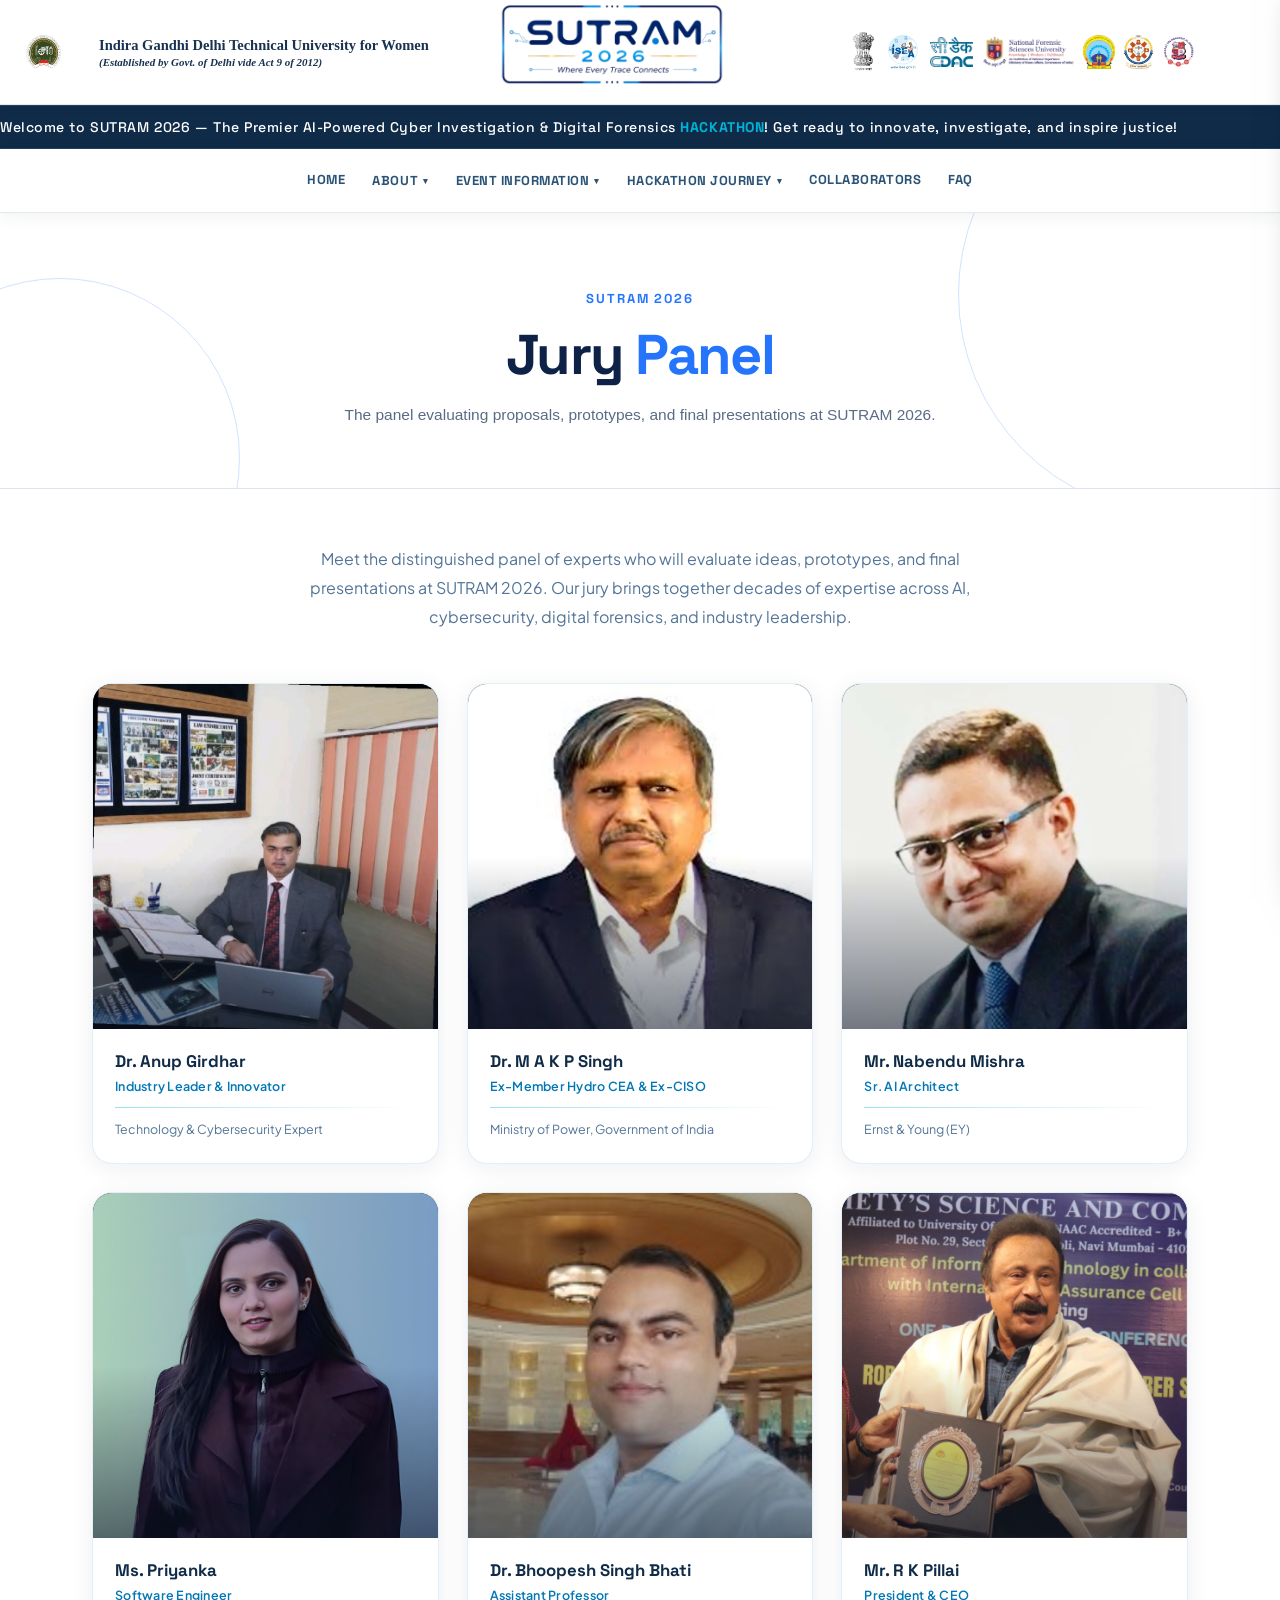
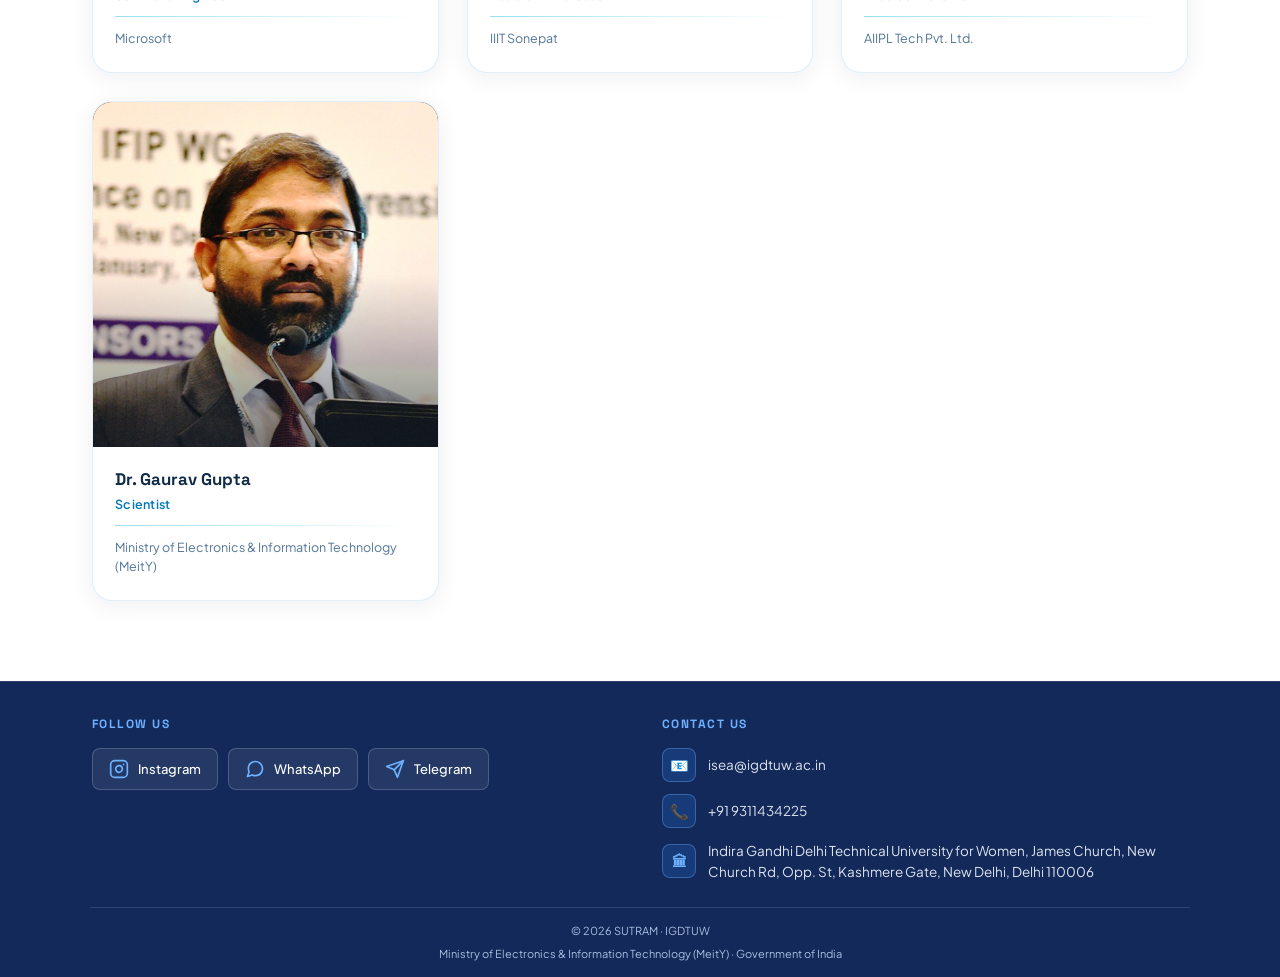
<file: pages/jury.html>
<!DOCTYPE html>
<html lang="en">
<head>
<script>(function(){try{if(!localStorage.getItem("sutram-theme-v2")){localStorage.setItem("sutram-theme","light");localStorage.setItem("sutram-theme-v2","1");}var t=localStorage.getItem("sutram-theme");if(t!=="light"&&t!=="dark"){t="light";}document.documentElement.setAttribute("data-theme",t);}catch(e){document.documentElement.setAttribute("data-theme","light");}})();</script>
<meta charset="UTF-8" />
<meta name="viewport" content="width=device-width, initial-scale=1.0" />
<meta name="theme-color" content="#0E2247" />
<meta property="og:type" content="website" />
<meta property="og:title" content="SUTRAM 2026 | Jury" />
<meta property="og:description" content="SUTRAM 2026 — Jury" />
<meta name="twitter:card" content="summary" />
<meta name="twitter:title" content="SUTRAM 2026 | Jury" />
<meta name="twitter:description" content="SUTRAM 2026 — Jury" />
<meta name="description" content="SUTRAM 2026 — Jury" />
<title>SUTRAM 2026 | Jury</title>
<link rel="icon" type="image/png" href="../assets/images/logos/sutram_logo_final.png?v=4" />

<link rel="preconnect" href="https://fonts.googleapis.com" />
<link rel="preconnect" href="https://fonts.gstatic.com" crossorigin />
<link href="https://fonts.googleapis.com/css2?family=Comfortaa:wght@700&family=Montserrat:wght@500;600;700;800;900&family=Outfit:wght@700;800;900&family=Plus+Jakarta+Sans:wght@400;500;600;700;800&family=Space+Grotesk:wght@500;600;700&display=swap" rel="stylesheet" />
<link rel="stylesheet" href="../css/style.css" />
</head>

<body>
  <a class="skip-link" href="#main-content">Skip to main content</a>
<div class="page">
<main class="announcement" id="main-content">

  <header class="topbar">
            <div class="topbar-left">
          <a href="index.html" class="topbar-igdtuw-link" aria-label="Indira Gandhi Delhi Technical University for Women" title="Indira Gandhi Delhi Technical University for Women">
            <img loading="eager" decoding="async" class="igdtuw-emblem theme-logo-light" src="../assets/images/logos/igdtuw_logo.png" alt="" aria-hidden="true" />
            <img loading="eager" decoding="async" class="igdtuw-emblem theme-logo-dark" src="../assets/images/logos/igdtuw_logo.png" alt="" aria-hidden="true" />
            <span class="igdtuw-wordmark"><strong>Indira Gandhi Delhi Technical University for Women</strong><small>(Established by Govt. of Delhi vide Act 9 of 2012)</small></span>
          </a>
        </div>

    <a class="topbar-center-logo" href="index.html" aria-label="SUTRAM 2026 home">
      <img loading="eager" decoding="async" class="theme-logo theme-logo-dark" src="../assets/images/logos/sutram_logo_final.png?v=4" alt="SUTRAM 2026" /><img loading="eager" decoding="async" class="theme-logo theme-logo-light" src="../assets/images/logos/sutram_logo_final.png?v=4" alt="" aria-hidden="true" />
    </a>

            <div class="topbar-right">
          <div class="topbar-partner-logos">
            <img loading="eager" decoding="async" class="partner-logo emblem-logo" src="../assets/images/partners/Emblem_of_India_with_transparent_background.png" alt="Government of India emblem" title="Government of India" />
            <img loading="eager" decoding="async" class="partner-logo isea-logo" src="../assets/images/partners/isea_logo.png" alt="ISEA logo" title="Information Security Education and Awareness (ISEA)" />
            <img loading="eager" decoding="async" class="partner-logo cdac-logo" src="../assets/images/logos/cdac.png" alt="C-DAC" title="Centre for Development of Advanced Computing (C-DAC)" />
            <img loading="eager" decoding="async" class="partner-logo nfsu-logo" src="../assets/images/logos/nfsu_logo.png" alt="NFSU" title="National Forensic Sciences University (NFSU)" />
            <img loading="eager" decoding="async" class="partner-logo mnit-logo" src="../assets/images/logos/mnit_bhopal.png" alt="MANIT Bhopal" title="Maulana Azad National Institute of Technology, Bhopal" />
            <img loading="eager" decoding="async" class="partner-logo iiit-logo" src="../assets/images/logos/iiit_sonipat.png" alt="IIIT Sonepat" title="Indian Institute of Information Technology, Sonepat" />
            <img loading="eager" decoding="async" class="partner-logo gtu-logo" src="../assets/images/logos/gtu.png" alt="GTU" title="Gujarat Technological University (GTU)" />
          </div>
        </div>

    <button type="button" class="hamburger-btn" id="menuToggle" aria-expanded="false" aria-controls="navDrawer" aria-label="Toggle navigation menu" title="Navigation Menu">
      <span class="bar"></span>
      <span class="bar"></span>
      <span class="bar"></span>
    </button>
  </header>

  <div class="notification-marquee">
    <div class="marquee-css"><span class="marquee-css-track">
      <span class="marquee-text">Welcome to SUTRAM 2026 &mdash; The Premier AI-Powered Cyber Investigation &amp; Digital Forensics <span class="highlight">HACKATHON</span>! Get ready to innovate, investigate, and inspire justice!</span>
    </span></div>
  </div>

  <nav class="primary-nav" aria-label="Primary navigation">
    <a href="index.html">Home</a>

    <div class="nav-item">
      <button type="button" class="nav-dropdown-toggle" aria-haspopup="true" aria-expanded="false">About <span class="nav-caret">▾</span></button>
      <div class="nav-dropdown-menu">
        <a href="about.html">About SUTRAM</a>
        <a href="collaborators.html">Collaborators</a>
      </div>
    </div>

    <div class="nav-item">
      <button type="button" class="nav-dropdown-toggle" aria-haspopup="true" aria-expanded="false">Event Information <span class="nav-caret">▾</span></button>
      <div class="nav-dropdown-menu">
        <a href="guidelines.html">Guidelines &amp; Policies</a>
        <a href="evaluation.html">Evaluation Criteria</a>
        <a href="brochure.html">Brochure</a>
        <a href="mentors.html">Mentors</a>
        <a class="active" href="jury.html">Jury</a>
        <a href="committee.html">Committee</a>
      </div>
    </div>

    <div class="nav-item">
      <button type="button" class="nav-dropdown-toggle" aria-haspopup="true" aria-expanded="false">Hackathon Journey <span class="nav-caret">▾</span></button>
      <div class="nav-dropdown-menu">
        <a href="problem-statements.html">Problem Statements</a>
        <a href="https://faas.isea.app/formview/Hackathon2026">Registration and PPT Submission</a>
        <a class="nav-template-link" href="../SUTRAM_2026_Idea_Submission_Template.pptx" download="SUTRAM_2026_Idea_Submission_Template.pptx">Download PPT Template</a>
        <a href="evaluation.html">Evaluation</a>
        <a href="results.html">Results</a>
        <div class="nav-dropdown-divider"></div>
        <span class="nav-dropdown-section-label">Up Next</span>
        <div class="nav-timeline-inline" data-timeline-panel>
          <div class="nav-timeline-row" data-timeline-group="1" data-roll-date="2026-10-05"><span class="nav-timeline-label">Registration / Idea Submission Opens</span><span class="nav-timeline-value" data-date="2026-09-07">7 Sep 2026</span></div>
          <div class="nav-timeline-row" data-timeline-group="1" data-roll-date="2026-10-05"><span class="nav-timeline-label">Registration / Idea Submission Closes</span><span class="nav-timeline-value" data-date="2026-10-05">5 Oct 2026</span></div>
          <div class="nav-timeline-row" data-timeline-group="2" data-roll-date="2026-10-25"><span class="nav-timeline-label">First Round Results</span><span class="nav-timeline-value" data-date="2026-10-25">25 Oct 2026</span></div>
          <div class="nav-timeline-row" data-timeline-group="3" data-roll-date="2026-10-28"><span class="nav-timeline-label">Problem Statement Release</span><span class="nav-timeline-value" data-date="2026-10-28">28 Oct 2026</span></div>
          <div class="nav-timeline-row" data-timeline-group="4" data-roll-date="2026-11-10"><span class="nav-timeline-label">Mentorship Sessions</span><span class="nav-timeline-value" data-date="2026-11-01">1–10 Nov 2026</span></div>
          <div class="nav-timeline-row" data-timeline-group="5" data-roll-date="2026-11-20"><span class="nav-timeline-label">Prototype / PPT Submission</span><span class="nav-timeline-value" data-date="2026-11-20">20 Nov 2026</span></div>
          <div class="nav-timeline-row" data-timeline-group="6" data-roll-date="2026-12-05"><span class="nav-timeline-label">Final 25 Teams Selected</span><span class="nav-timeline-value" data-date="2026-12-05">5 Dec 2026</span></div>
          <div class="nav-timeline-row" data-timeline-group="7" data-roll-date="2026-12-27"><span class="nav-timeline-label">Hackathon Finale</span><span class="nav-timeline-value" data-date="2026-12-26">26–27 Dec 2026</span></div>
          <div class="nav-timeline-row" data-timeline-group="7" data-roll-date="2026-12-27"><span class="nav-timeline-label">Winner Announcement</span><span class="nav-timeline-value" data-date="2026-12-27">27 Dec 2026</span></div>
          <p class="nav-timeline-empty" data-timeline-empty hidden>All milestones completed. Thank you for being part of SUTRAM 2026!</p>
        </div>
        <a class="nav-dropdown-link" href="timeline.html">View Full Timeline ↗</a>
      </div>
  </div>

    <a href="collaborators.html">Collaborators</a>
    <a href="faq.html">FAQ</a>
  </nav>

  <!-- HERO -->
  <section class="subpage-hero">
    <div class="subpage-hero-circle"></div>

    <div class="subpage-hero-content">
      <span class="subpage-eyebrow">SUTRAM 2026</span>
      <h1>Jury <span>Panel</span></h1>
      <p>
        The panel evaluating proposals, prototypes, and final
        presentations at SUTRAM 2026.
      </p>
    </div>
  </section>

  <!-- CONTENT -->
  <section class="subpage-section jury-section">
    <div class="subpage-container">

      <div class="jury-intro">
        <p>Meet the distinguished panel of experts who will evaluate ideas, prototypes, and final presentations at SUTRAM 2026. Our jury brings together decades of expertise across AI, cybersecurity, digital forensics, and industry leadership.</p>
      </div>

      <div class="jury-grid">

        <!-- 1. Dr. Anup Girdhar -->
        <div class="jury-card">
          <div class="jury-card-img-wrap">
            <img decoding="async" src="../assets/images/social/anup_giridhar.jpg" alt="Dr. Anup Girdhar" class="jury-card-img" loading="lazy" />
            <div class="jury-card-overlay"></div>
          </div>
          <div class="jury-card-body">
            <h3 class="jury-card-name">Dr. Anup Girdhar</h3>
            <span class="jury-card-designation">Industry Leader &amp; Innovator</span>
            <div class="jury-card-divider"></div>
            <p class="jury-card-org">Technology &amp; Cybersecurity Expert</p>
          </div>
        </div>

        <!-- 2. Dr M A K P Singh -->
        <div class="jury-card">
          <div class="jury-card-img-wrap">
            <img decoding="async" src="../assets/images/social/isuw_2026_makp_singh.jpg" alt="Dr M A K P Singh" class="jury-card-img" loading="lazy" />
            <div class="jury-card-overlay"></div>
          </div>
          <div class="jury-card-body">
            <h3 class="jury-card-name">Dr. M A K P Singh</h3>
            <span class="jury-card-designation">Ex-Member Hydro CEA &amp; Ex-CISO</span>
            <div class="jury-card-divider"></div>
            <p class="jury-card-org">Ministry of Power, Government of India</p>
          </div>
        </div>

        <!-- 3. Mr Nabendu Mishra -->
        <div class="jury-card">
          <div class="jury-card-img-wrap">
            <img decoding="async" src="../assets/images/social/nabedu mishra.webp" alt="Nabendu Mishra" class="jury-card-img" loading="lazy" />
            <div class="jury-card-overlay"></div>
          </div>
          <div class="jury-card-body">
            <h3 class="jury-card-name">Mr. Nabendu Mishra</h3>
            <span class="jury-card-designation">Sr. AI Architect</span>
            <div class="jury-card-divider"></div>
            <p class="jury-card-org">Ernst &amp; Young (EY)</p>
          </div>
        </div>

        <!-- 4. Ms Priyanka -->
        <div class="jury-card">
          <div class="jury-card-img-wrap">
            <img decoding="async" src="../assets/images/social/priyanka.jpg" alt="Ms. Priyanka" class="jury-card-img" loading="lazy" />
            <div class="jury-card-overlay"></div>
          </div>
          <div class="jury-card-body">
            <h3 class="jury-card-name">Ms. Priyanka</h3>
            <span class="jury-card-designation">Software Engineer</span>
            <div class="jury-card-divider"></div>
            <p class="jury-card-org">Microsoft</p>
          </div>
        </div>

        <!-- 5. Dr. Bhupesh Bhatti / Bhoopesh Singh Bhati -->
        <div class="jury-card">
          <div class="jury-card-img-wrap">
            <img decoding="async" src="../assets/images/social/bhoopesh.png" alt="Dr. Bhoopesh Singh Bhati" class="jury-card-img" loading="lazy" />
            <div class="jury-card-overlay"></div>
          </div>
          <div class="jury-card-body">
            <h3 class="jury-card-name">Dr. Bhoopesh Singh Bhati</h3>
            <span class="jury-card-designation">Assistant Professor</span>
            <div class="jury-card-divider"></div>
            <p class="jury-card-org">IIIT Sonepat</p>
          </div>
        </div>

        <!-- 6. Mr R K Pillai -->
        <div class="jury-card">
          <div class="jury-card-img-wrap">
            <img decoding="async" src="../assets/images/social/rk pillai.jpg" alt="Mr R K Pillai" class="jury-card-img" loading="lazy" />
            <div class="jury-card-overlay"></div>
          </div>
          <div class="jury-card-body">
            <h3 class="jury-card-name">Mr. R K Pillai</h3>
            <span class="jury-card-designation">President &amp; CEO</span>
            <div class="jury-card-divider"></div>
            <p class="jury-card-org">AIIPL Tech Pvt. Ltd.</p>
          </div>
        </div>

        <!-- 7. Dr. Gaurav Gupta -->
        <div class="jury-card">
          <div class="jury-card-img-wrap">
            <img decoding="async" src="../assets/images/social/gaurav_gupta.jpg" alt="Dr. Gaurav Gupta" class="jury-card-img" loading="lazy" />
            <div class="jury-card-overlay"></div>
          </div>
          <div class="jury-card-body">
            <h3 class="jury-card-name">Dr. Gaurav Gupta</h3>
            <span class="jury-card-designation">Scientist</span>
            <div class="jury-card-divider"></div>
            <p class="jury-card-org">Ministry of Electronics &amp; Information Technology (MeitY)</p>
          </div>
        </div>

      </div><!-- /.jury-grid -->
    </div>
  </section>

  <!-- FOOTER -->
  <footer class="page-footer">
    <div class="footer-container">
      <section class="footer-col">
        <h2>Follow Us</h2>
        <div class="social-buttons">
          <a href="https://www.instagram.com/sutram_2026?igsh=MTRsaG00M3dqNG5oaA==" class="social-btn" target="_blank" rel="noopener" aria-label="Instagram">
            <svg width="20" height="20" viewBox="0 0 24 24" fill="none" stroke="currentColor" stroke-width="2" stroke-linecap="round" stroke-linejoin="round" aria-hidden="true"><rect x="2" y="2" width="20" height="20" rx="5" ry="5"></rect><path d="M16 11.37A4 4 0 1 1 12.63 8 4 4 0 0 1 16 11.37z"></path><line x1="17.5" y1="6.5" x2="17.51" y2="6.5"></line></svg>
            Instagram
          </a>
          <a href="https://chat.whatsapp.com/GdZ1pulNiuoJmmW5uX4iJ7?s=sh&p=a&ilr=0" class="social-btn" target="_blank" rel="noopener" aria-label="WhatsApp">
            <svg width="20" height="20" viewBox="0 0 24 24" fill="none" stroke="currentColor" stroke-width="2" stroke-linecap="round" stroke-linejoin="round" aria-hidden="true"><path d="M21 11.5a8.38 8.38 0 0 1-.9 3.8 8.5 8.5 0 0 1-7.6 4.7 8.38 8.38 0 0 1-3.8-.9L3 21l1.9-5.7a8.38 8.38 0 0 1-.9-3.8 8.5 8.5 0 0 1 4.7-7.6 8.38 8.38 0 0 1 3.8-.9h.5a8.48 8.48 0 0 1 8 8v.5z"></path></svg>
            WhatsApp
          </a>
          <a href="https://t.me/sutram2026" class="social-btn" target="_blank" rel="noopener" aria-label="Telegram">
            <svg width="20" height="20" viewBox="0 0 24 24" fill="none" stroke="currentColor" stroke-width="2" stroke-linecap="round" stroke-linejoin="round" aria-hidden="true"><line x1="22" y1="2" x2="11" y2="13"></line><polygon points="22 2 15 22 11 13 2 9 22 2"></polygon></svg>
            Telegram
          </a>
        </div>
      </section>

      <section class="footer-col" id="contact">
        <h2>Contact Us</h2>
        <div class="contact-list">
          <a href="mailto:isea@igdtuw.ac.in" class="contact-link-item">
            <span class="contact-icon-badge" aria-hidden="true">📧</span>
            <span>isea@igdtuw.ac.in</span>
          </a>
          <a href="tel:+919311434225" class="contact-link-item">
            <span class="contact-icon-badge" aria-hidden="true">📞</span>
            <span>+91 9311434225</span>
          </a>
          <div class="contact-link-item">
            <span class="contact-icon-badge" aria-hidden="true">🏛</span>
            <span>Indira Gandhi Delhi Technical University for Women, James Church, New Church Rd, Opp. St, Kashmere Gate, New Delhi, Delhi 110006</span>
          </div>
        </div>
      </section>
    </div>

    <nav class="footer-sitemap-wrap" aria-label="Website sitemap">
          <ul class="footer-sitemap">
            <li><a href="index.html">Home</a></li>
            <li><a href="about.html">About SUTRAM</a></li>
            <li><a href="collaborators.html">Collaborators</a></li>
            <li><a href="guidelines.html">Guidelines</a></li>
            <li><a href="evaluation.html">Evaluation</a></li>
            <li><a href="brochure.html">Brochure</a></li>
            <li><a href="mentors.html">Mentors</a></li>
            <li><a href="jury.html">Jury</a></li>
            <li><a href="committee.html">Committee</a></li>
            <li><a href="journey.html">Journey</a></li>
            <li><a href="timeline.html">Timeline</a></li>
            <li><a href="problem-statements.html">Problem Statements</a></li>
            <li><a href="participation.html">Participation</a></li>
            <li><a href="prizes.html">Prizes</a></li>
            <li><a href="submission.html">Submission</a></li>
            <li><a href="results.html">Results</a></li>
            <li><a href="faq.html">FAQ</a></li>
          </ul>
        </nav>

        <div class="footer-bottom-bar">
      <span>&copy; 2026 SUTRAM &middot; IGDTUW</span>
      <span>Ministry of Electronics &amp; Information Technology (MeitY) &middot; Government of India</span>
    </div>
  </footer>

</main>
</div>

<!-- Slide-Out Navigation Drawer -->
<nav class="nav-drawer" id="navDrawer" aria-label="Site navigation" aria-hidden="true" role="dialog">
  <div class="drawer-header">
    <span class="drawer-title">Main Menu</span>
    <button type="button" class="close-drawer" id="closeDrawer" aria-label="Close menu">&times;</button>
  </div>
  <ul class="drawer-links">
      <li><a href="index.html">Home</a></li>

      <li class="drawer-group">
        <button type="button" class="drawer-group-toggle" aria-expanded="false">About <span class="drawer-group-caret">▾</span></button>
        <ul class="drawer-sublist">
          <li class="drawer-sublist-label">About</li>
          <li><a href="about.html">About SUTRAM</a></li>
          <li><a href="collaborators.html">Collaborators</a></li>
        </ul>
      </li>

      <li class="drawer-group">
        <button type="button" class="drawer-group-toggle" aria-expanded="false">Event Information <span class="drawer-group-caret">▾</span></button>
        <ul class="drawer-sublist">
          <li class="drawer-sublist-label">Event Information</li>
          <li><a href="guidelines.html">Guidelines &amp; Policies</a></li>
          <li><a href="evaluation.html">Evaluation Criteria</a></li>
          <li><a href="brochure.html">Brochure</a></li>
          <li><a href="mentors.html">Mentors</a></li>
          <li><a class="active" href="jury.html">Jury</a></li>
          <li><a href="committee.html">Committee</a></li>
        </ul>
      </li>

      <li class="drawer-group">
        <button type="button" class="drawer-group-toggle" aria-expanded="false">Hackathon Journey <span class="drawer-group-caret">▾</span></button>
        <ul class="drawer-sublist" data-timeline-panel>
          <li class="drawer-sublist-label">Hackathon Journey</li>
          <li><a href="journey.html">Hackathon Journey</a></li>
          <li><a href="problem-statements.html">Problem Statements</a></li>
          <li><a href="participation.html">Participation</a></li>
          <li><a href="prizes.html">Prizes</a></li>
          <li><a href="submission.html">Submission</a></li>
          <li><a href="https://faas.isea.app/formview/Hackathon2026">Registration and PPT Submission</a></li>
          <li><a class="drawer-template-link" href="../SUTRAM_2026_Idea_Submission_Template.pptx" download="SUTRAM_2026_Idea_Submission_Template.pptx">Download PPT Template</a></li>
          <li><a href="evaluation.html">Evaluation</a></li>
          <li><a href="results.html">Results</a></li>
          <li class="drawer-sublist-divider">Up Next</li>
          <li class="drawer-timeline-row" data-timeline-group="1" data-roll-date="2026-10-05"><span class="drawer-timeline-label">Registration / Idea Submission Opens</span><span class="drawer-timeline-value" data-date="2026-09-07">7 Sep 2026</span></li>
          <li class="drawer-timeline-row" data-timeline-group="1" data-roll-date="2026-10-05"><span class="drawer-timeline-label">Registration / Idea Submission Closes</span><span class="drawer-timeline-value" data-date="2026-10-05">5 Oct 2026</span></li>
          <li class="drawer-timeline-row" data-timeline-group="2" data-roll-date="2026-10-25"><span class="drawer-timeline-label">First Round Results</span><span class="drawer-timeline-value" data-date="2026-10-25">25 Oct 2026</span></li>
          <li class="drawer-timeline-row" data-timeline-group="3" data-roll-date="2026-10-28"><span class="drawer-timeline-label">Problem Statement Release</span><span class="drawer-timeline-value" data-date="2026-10-28">28 Oct 2026</span></li>
          <li class="drawer-timeline-row" data-timeline-group="4" data-roll-date="2026-11-10"><span class="drawer-timeline-label">Mentorship Sessions</span><span class="drawer-timeline-value" data-date="2026-11-01">1&ndash;10 Nov 2026</span></li>
          <li class="drawer-timeline-row" data-timeline-group="5" data-roll-date="2026-11-20"><span class="drawer-timeline-label">Prototype / PPT Submission</span><span class="drawer-timeline-value" data-date="2026-11-20">20 Nov 2026</span></li>
          <li class="drawer-timeline-row" data-timeline-group="6" data-roll-date="2026-12-05"><span class="drawer-timeline-label">Final 25 Teams Selected</span><span class="drawer-timeline-value" data-date="2026-12-05">5 Dec 2026</span></li>
          <li class="drawer-timeline-row" data-timeline-group="7" data-roll-date="2026-12-27"><span class="drawer-timeline-label">Hackathon Finale</span><span class="drawer-timeline-value" data-date="2026-12-26">26&ndash;27 Dec 2026</span></li>
          <li class="drawer-timeline-row" data-timeline-group="7" data-roll-date="2026-12-27"><span class="drawer-timeline-label">Winner Announcement</span><span class="drawer-timeline-value" data-date="2026-12-27">27 Dec 2026</span></li>
          <li class="drawer-timeline-empty" data-timeline-empty hidden>All milestones completed. Thank you for being part of SUTRAM 2026!</li>
          <li><a href="timeline.html">View Full Timeline ↗</a></li>
        </ul>
      </li>

      <li><a href="timeline.html">Timeline</a></li>
      <li><a href="faq.html">FAQ</a></li>
      <li><a href="https://faas.isea.app/formview/Hackathon2026" rel="noopener">Register</a></li>
    </ul>
  </nav>
  <div class="nav-backdrop" id="navBackdrop" aria-hidden="true"></div>

<script src="../js/main.js"></script>
</body>
</html>
</file>
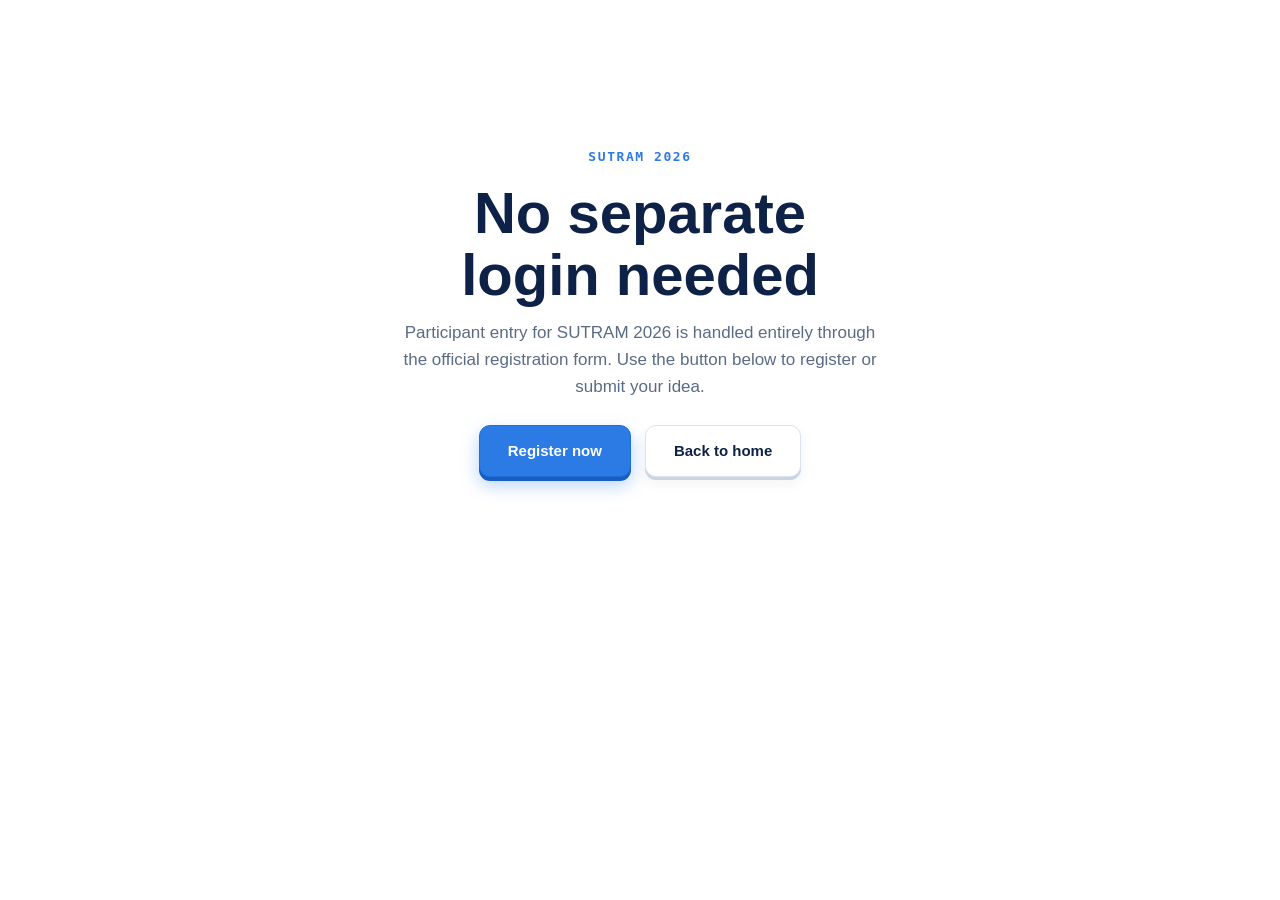
<file: pages/login.html>
<!DOCTYPE html>
<html lang="en">
<head>
<meta charset="UTF-8" />
<meta name="viewport" content="width=device-width, initial-scale=1.0" />
<meta name="robots" content="noindex, follow" />
<meta name="description" content="SUTRAM 2026 participant entry — registration is handled through the official ISEA form." />
<meta name="theme-color" content="#0E2247" />
<title>Login | SUTRAM 2026</title>
<link rel="icon" type="image/png" href="../assets/images/logos/sutram_logo_final.png?v=4" />
<link rel="stylesheet" href="../css/style.css" />
</head>
<body>
  <a class="skip-link" href="#main-content">Skip to main content</a>
  <main class="subpage-section" id="main-content">
    <div class="subpage-container" style="max-width: 560px; text-align: center; padding-block: 72px;">
      <p class="subpage-eyebrow">SUTRAM 2026</p>
      <h1>No separate login needed</h1>
      <p style="color: #5A6B85; margin: 12px 0 24px;">Participant entry for SUTRAM 2026 is handled entirely through the official registration form. Use the button below to register or submit your idea.</p>
      <div class="cta-row" style="justify-content: center;">
        <a class="btn btn-primary" href="https://faas.isea.app/formview/Hackathon2026" rel="noopener">Register now</a>
        <a class="btn btn-secondary" href="index.html">Back to home</a>
      </div>
    </div>
  </main>
</body>
</html>
</file>
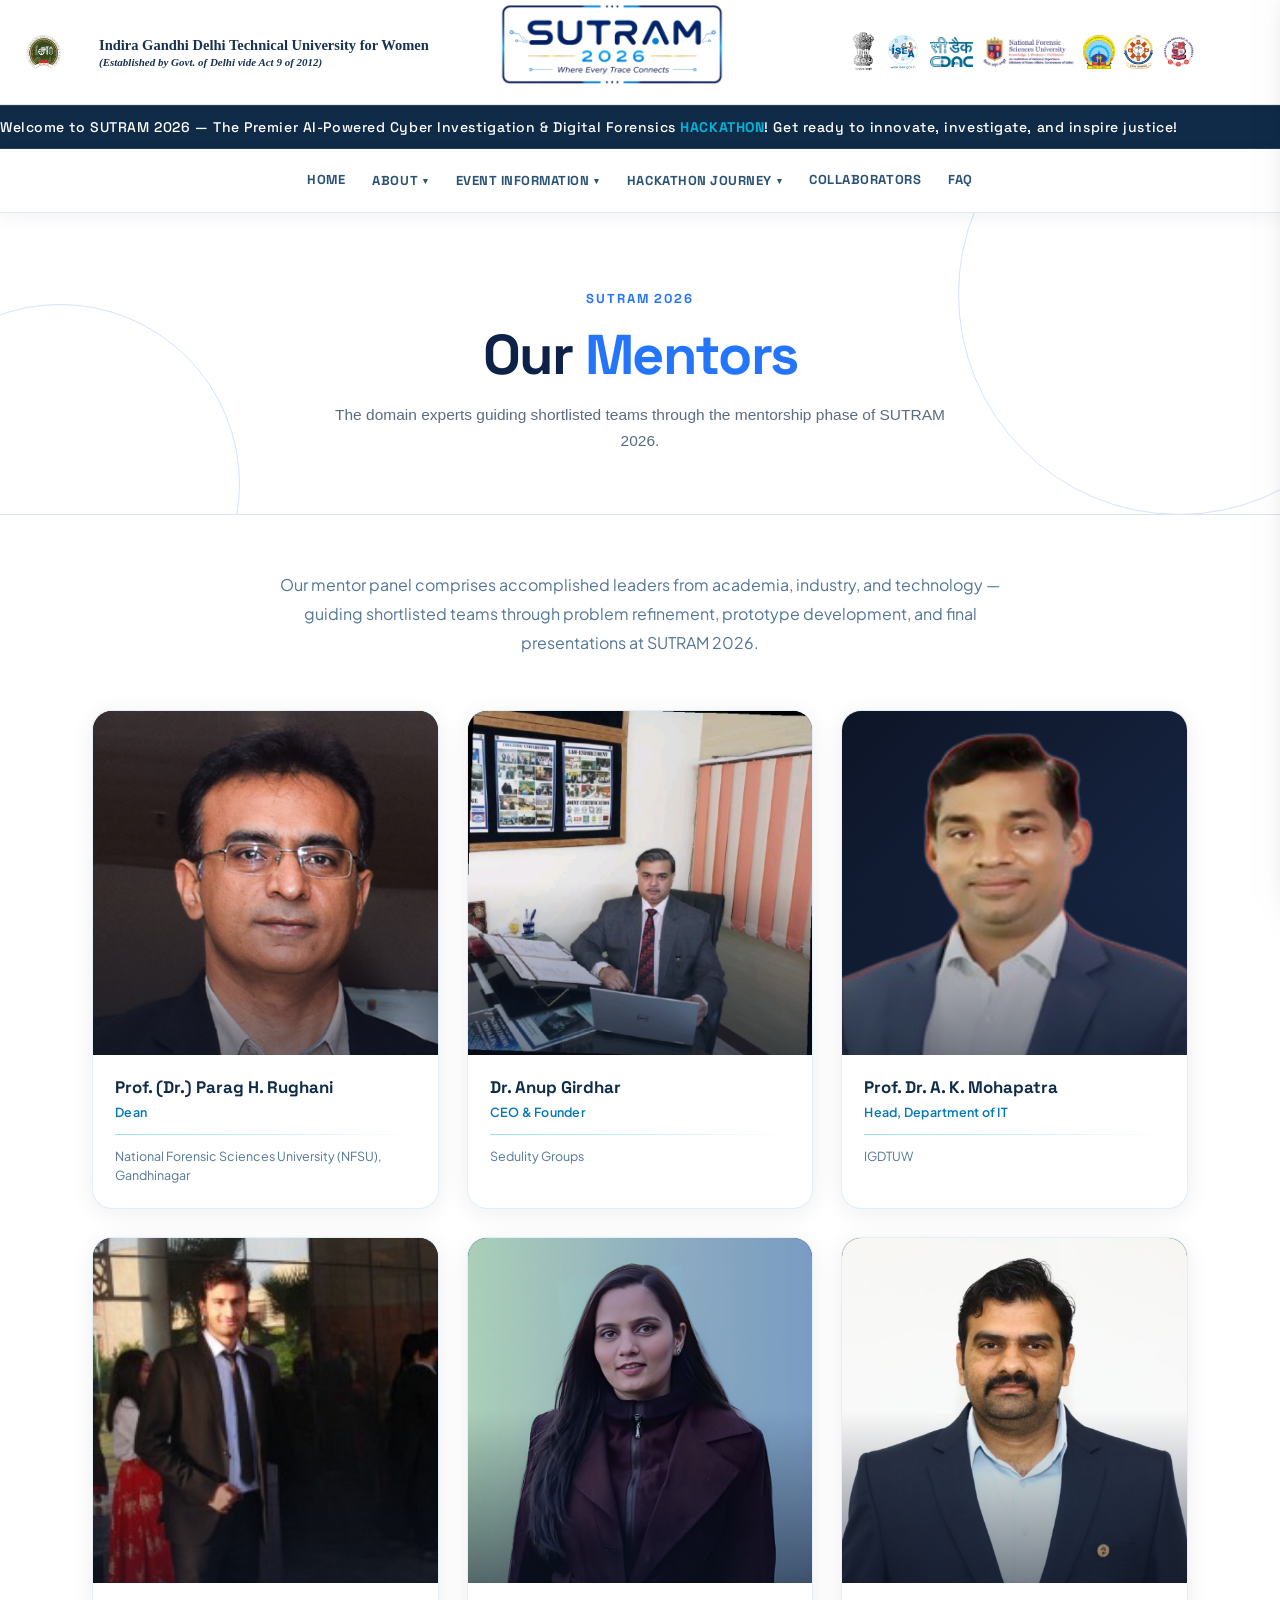
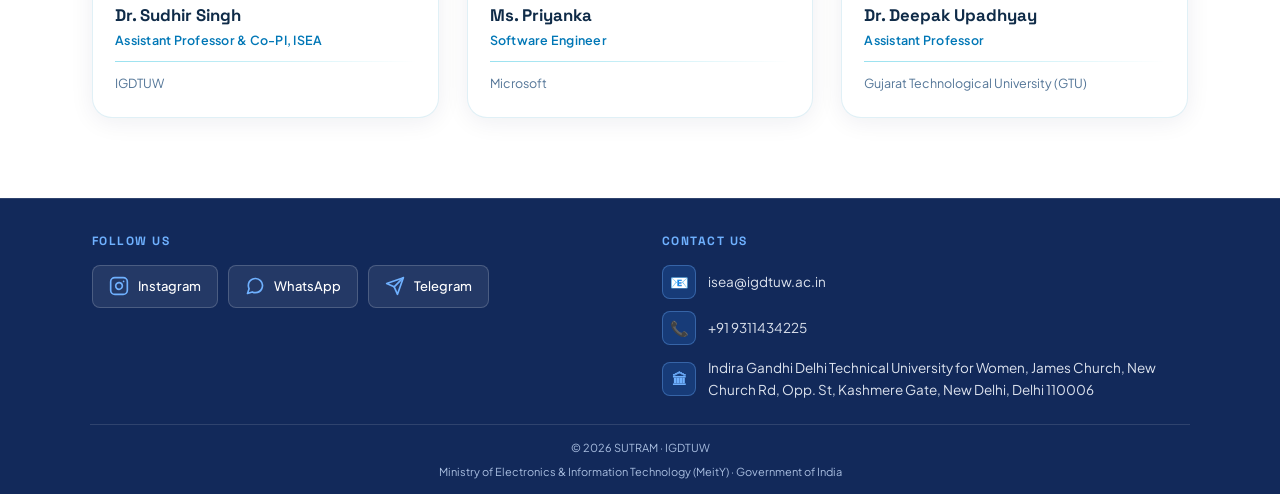
<file: pages/mentors.html>
<!DOCTYPE html>
<html lang="en">
<head>
<script>(function(){try{if(!localStorage.getItem("sutram-theme-v2")){localStorage.setItem("sutram-theme","light");localStorage.setItem("sutram-theme-v2","1");}var t=localStorage.getItem("sutram-theme");if(t!=="light"&&t!=="dark"){t="light";}document.documentElement.setAttribute("data-theme",t);}catch(e){document.documentElement.setAttribute("data-theme","light");}})();</script>
<meta charset="UTF-8" />
<meta name="viewport" content="width=device-width, initial-scale=1.0" />
<meta name="theme-color" content="#0E2247" />
<meta property="og:type" content="website" />
<meta property="og:title" content="SUTRAM 2026 | Mentors" />
<meta property="og:description" content="SUTRAM 2026 — Mentors" />
<meta name="twitter:card" content="summary" />
<meta name="twitter:title" content="SUTRAM 2026 | Mentors" />
<meta name="twitter:description" content="SUTRAM 2026 — Mentors" />
<meta name="description" content="SUTRAM 2026 — Mentors" />
<title>SUTRAM 2026 | Mentors</title>
<link rel="icon" type="image/png" href="../assets/images/logos/sutram_logo_final.png?v=4" />

<link rel="preconnect" href="https://fonts.googleapis.com" />
<link rel="preconnect" href="https://fonts.gstatic.com" crossorigin />
<link href="https://fonts.googleapis.com/css2?family=Comfortaa:wght@700&family=Montserrat:wght@500;600;700;800;900&family=Outfit:wght@700;800;900&family=Plus+Jakarta+Sans:wght@400;500;600;700;800&family=Space+Grotesk:wght@500;600;700&display=swap" rel="stylesheet" />
<link rel="stylesheet" href="../css/style.css" />
</head>

<body>
  <a class="skip-link" href="#main-content">Skip to main content</a>
<div class="page">
<main class="announcement" id="main-content">

  <header class="topbar">
            <div class="topbar-left">
          <a href="index.html" class="topbar-igdtuw-link" aria-label="Indira Gandhi Delhi Technical University for Women" title="Indira Gandhi Delhi Technical University for Women">
            <img loading="eager" decoding="async" class="igdtuw-emblem theme-logo-light" src="../assets/images/logos/igdtuw_logo.png" alt="" aria-hidden="true" />
            <img loading="eager" decoding="async" class="igdtuw-emblem theme-logo-dark" src="../assets/images/logos/igdtuw_logo.png" alt="" aria-hidden="true" />
            <span class="igdtuw-wordmark"><strong>Indira Gandhi Delhi Technical University for Women</strong><small>(Established by Govt. of Delhi vide Act 9 of 2012)</small></span>
          </a>
        </div>

    <a class="topbar-center-logo" href="index.html" aria-label="SUTRAM 2026 home">
      <img loading="eager" decoding="async" class="theme-logo theme-logo-dark" src="../assets/images/logos/sutram_logo_final.png?v=4" alt="SUTRAM 2026" /><img loading="eager" decoding="async" class="theme-logo theme-logo-light" src="../assets/images/logos/sutram_logo_final.png?v=4" alt="" aria-hidden="true" />
    </a>

            <div class="topbar-right">
          <div class="topbar-partner-logos">
            <img loading="eager" decoding="async" class="partner-logo emblem-logo" src="../assets/images/partners/Emblem_of_India_with_transparent_background.png" alt="Government of India emblem" title="Government of India" />
            <img loading="eager" decoding="async" class="partner-logo isea-logo" src="../assets/images/partners/isea_logo.png" alt="ISEA logo" title="Information Security Education and Awareness (ISEA)" />
            <img loading="eager" decoding="async" class="partner-logo cdac-logo" src="../assets/images/logos/cdac.png" alt="C-DAC" title="Centre for Development of Advanced Computing (C-DAC)" />
            <img loading="eager" decoding="async" class="partner-logo nfsu-logo" src="../assets/images/logos/nfsu_logo.png" alt="NFSU" title="National Forensic Sciences University (NFSU)" />
            <img loading="eager" decoding="async" class="partner-logo mnit-logo" src="../assets/images/logos/mnit_bhopal.png" alt="MANIT Bhopal" title="Maulana Azad National Institute of Technology, Bhopal" />
            <img loading="eager" decoding="async" class="partner-logo iiit-logo" src="../assets/images/logos/iiit_sonipat.png" alt="IIIT Sonepat" title="Indian Institute of Information Technology, Sonepat" />
            <img loading="eager" decoding="async" class="partner-logo gtu-logo" src="../assets/images/logos/gtu.png" alt="GTU" title="Gujarat Technological University (GTU)" />
          </div>
        </div>

    <button type="button" class="hamburger-btn" id="menuToggle" aria-expanded="false" aria-controls="navDrawer" aria-label="Toggle navigation menu" title="Navigation Menu">
      <span class="bar"></span>
      <span class="bar"></span>
      <span class="bar"></span>
    </button>
  </header>

  <div class="notification-marquee">
    <div class="marquee-css"><span class="marquee-css-track">
      <span class="marquee-text">Welcome to SUTRAM 2026 &mdash; The Premier AI-Powered Cyber Investigation &amp; Digital Forensics <span class="highlight">HACKATHON</span>! Get ready to innovate, investigate, and inspire justice!</span>
    </span></div>
  </div>

  <nav class="primary-nav" aria-label="Primary navigation">
    <a href="index.html">Home</a>

    <div class="nav-item">
      <button type="button" class="nav-dropdown-toggle" aria-haspopup="true" aria-expanded="false">About <span class="nav-caret">▾</span></button>
      <div class="nav-dropdown-menu">
        <a href="about.html">About SUTRAM</a>
        <a href="collaborators.html">Collaborators</a>
      </div>
    </div>

    <div class="nav-item">
      <button type="button" class="nav-dropdown-toggle" aria-haspopup="true" aria-expanded="false">Event Information <span class="nav-caret">▾</span></button>
      <div class="nav-dropdown-menu">
        <a href="guidelines.html">Guidelines &amp; Policies</a>
        <a href="evaluation.html">Evaluation Criteria</a>
        <a href="brochure.html">Brochure</a>
        <a class="active" href="mentors.html">Mentors</a>
        <a href="jury.html">Jury</a>
        <a href="committee.html">Committee</a>
      </div>
    </div>

    <div class="nav-item">
      <button type="button" class="nav-dropdown-toggle" aria-haspopup="true" aria-expanded="false">Hackathon Journey <span class="nav-caret">▾</span></button>
      <div class="nav-dropdown-menu">
        <a href="problem-statements.html">Problem Statements</a>
        <a href="https://faas.isea.app/formview/Hackathon2026">Registration and PPT Submission</a>
        <a class="nav-template-link" href="../SUTRAM_2026_Idea_Submission_Template.pptx" download="SUTRAM_2026_Idea_Submission_Template.pptx">Download PPT Template</a>
        <a href="evaluation.html">Evaluation</a>
        <a href="results.html">Results</a>
        <div class="nav-dropdown-divider"></div>
        <span class="nav-dropdown-section-label">Up Next</span>
        <div class="nav-timeline-inline" data-timeline-panel>
          <div class="nav-timeline-row" data-timeline-group="1" data-roll-date="2026-10-05"><span class="nav-timeline-label">Registration / Idea Submission Opens</span><span class="nav-timeline-value" data-date="2026-09-07">7 Sep 2026</span></div>
          <div class="nav-timeline-row" data-timeline-group="1" data-roll-date="2026-10-05"><span class="nav-timeline-label">Registration / Idea Submission Closes</span><span class="nav-timeline-value" data-date="2026-10-05">5 Oct 2026</span></div>
          <div class="nav-timeline-row" data-timeline-group="2" data-roll-date="2026-10-25"><span class="nav-timeline-label">First Round Results</span><span class="nav-timeline-value" data-date="2026-10-25">25 Oct 2026</span></div>
          <div class="nav-timeline-row" data-timeline-group="3" data-roll-date="2026-10-28"><span class="nav-timeline-label">Problem Statement Release</span><span class="nav-timeline-value" data-date="2026-10-28">28 Oct 2026</span></div>
          <div class="nav-timeline-row" data-timeline-group="4" data-roll-date="2026-11-10"><span class="nav-timeline-label">Mentorship Sessions</span><span class="nav-timeline-value" data-date="2026-11-01">1–10 Nov 2026</span></div>
          <div class="nav-timeline-row" data-timeline-group="5" data-roll-date="2026-11-20"><span class="nav-timeline-label">Prototype / PPT Submission</span><span class="nav-timeline-value" data-date="2026-11-20">20 Nov 2026</span></div>
          <div class="nav-timeline-row" data-timeline-group="6" data-roll-date="2026-12-05"><span class="nav-timeline-label">Final 25 Teams Selected</span><span class="nav-timeline-value" data-date="2026-12-05">5 Dec 2026</span></div>
          <div class="nav-timeline-row" data-timeline-group="7" data-roll-date="2026-12-27"><span class="nav-timeline-label">Hackathon Finale</span><span class="nav-timeline-value" data-date="2026-12-26">26–27 Dec 2026</span></div>
          <div class="nav-timeline-row" data-timeline-group="7" data-roll-date="2026-12-27"><span class="nav-timeline-label">Winner Announcement</span><span class="nav-timeline-value" data-date="2026-12-27">27 Dec 2026</span></div>
          <p class="nav-timeline-empty" data-timeline-empty hidden>All milestones completed. Thank you for being part of SUTRAM 2026!</p>
        </div>
        <a class="nav-dropdown-link" href="timeline.html">View Full Timeline ↗</a>
      </div>
  </div>

    <a href="collaborators.html">Collaborators</a>
    <a href="faq.html">FAQ</a>
  </nav>

  <!-- HERO -->
  <section class="subpage-hero">
    <div class="subpage-hero-circle"></div>

    <div class="subpage-hero-content">
      <span class="subpage-eyebrow">SUTRAM 2026</span>
      <h1>Our <span>Mentors</span></h1>
      <p>
        The domain experts guiding shortlisted teams through the
        mentorship phase of SUTRAM 2026.
      </p>
    </div>
  </section>

  <!-- CONTENT -->
  <section class="subpage-section jury-section">
    <div class="subpage-container">

      <div class="jury-intro">
        <p>Our mentor panel comprises accomplished leaders from academia, industry, and technology — guiding shortlisted teams through problem refinement, prototype development, and final presentations at SUTRAM 2026.</p>
      </div>

      <div class="jury-grid mentor-grid">

        <!-- 1. Prof. (Dr.) Parag H. Rughani -->
        <div class="jury-card">
          <div class="jury-card-img-wrap">
            <img decoding="async" src="../assets/images/social/parag.jpg" alt="Prof. (Dr.) Parag H. Rughani" class="jury-card-img" loading="lazy" />
            <div class="jury-card-overlay"></div>
          </div>
          <div class="jury-card-body">
            <h3 class="jury-card-name">Prof. (Dr.) Parag H. Rughani</h3>
            <span class="jury-card-designation">Dean</span>
            <div class="jury-card-divider"></div>
            <p class="jury-card-org">National Forensic Sciences University (NFSU), Gandhinagar</p>
          </div>
        </div>

        <!-- 2. Dr. Anup Girdhar -->
        <div class="jury-card">
          <div class="jury-card-img-wrap">
            <img decoding="async" src="../assets/images/social/anup_giridhar.jpg" alt="Dr. Anup Girdhar" class="jury-card-img" loading="lazy" />
            <div class="jury-card-overlay"></div>
          </div>
          <div class="jury-card-body">
            <h3 class="jury-card-name">Dr. Anup Girdhar</h3>
            <span class="jury-card-designation">CEO &amp; Founder</span>
            <div class="jury-card-divider"></div>
            <p class="jury-card-org">Sedulity Groups</p>
          </div>
        </div>

        <!-- 3. Prof. Dr. A. K. Mohapatra -->
        <div class="jury-card">
          <div class="jury-card-img-wrap">
            <img decoding="async" src="../assets/images/social/mohapatra_ak.png" alt="Prof. Dr. A. K. Mohapatra" class="jury-card-img" loading="lazy" />
            <div class="jury-card-overlay"></div>
          </div>
          <div class="jury-card-body">
            <h3 class="jury-card-name">Prof. Dr. A. K. Mohapatra</h3>
            <span class="jury-card-designation">Head, Department of IT</span>
            <div class="jury-card-divider"></div>
            <p class="jury-card-org">IGDTUW</p>
          </div>
        </div>

        <!-- 4. Dr. Sudhir Singh -->
        <div class="jury-card">
          <div class="jury-card-img-wrap">
            <img decoding="async" src="../assets/images/social/sudhir_singh.jpg" alt="Dr. Sudhir Singh" class="jury-card-img" loading="lazy" />
            <div class="jury-card-overlay"></div>
          </div>
          <div class="jury-card-body">
            <h3 class="jury-card-name">Dr. Sudhir Singh</h3>
            <span class="jury-card-designation">Assistant Professor &amp; Co-PI, ISEA</span>
            <div class="jury-card-divider"></div>
            <p class="jury-card-org">IGDTUW</p>
          </div>
        </div>


        <!-- 5. Ms. Priyanka — Microsoft -->
        <div class="jury-card">
          <div class="jury-card-img-wrap">
            <img decoding="async" src="../assets/images/social/priyanka.jpg" alt="Ms. Priyanka" class="jury-card-img" loading="lazy" />
            <div class="jury-card-overlay"></div>
          </div>
          <div class="jury-card-body">
            <h3 class="jury-card-name">Ms. Priyanka</h3>
            <span class="jury-card-designation">Software Engineer</span>
            <div class="jury-card-divider"></div>
            <p class="jury-card-org">Microsoft</p>
          </div>
        </div>

        <!-- 6. Dr. Deepak Upadhyay -->
        <div class="jury-card">
          <div class="jury-card-img-wrap">
            <img decoding="async" src="../assets/images/social/Mr.-Deepak-Upadhyay-500x500.jpg" alt="Dr. Deepak Upadhyay" class="jury-card-img" loading="lazy" />
            <div class="jury-card-overlay"></div>
          </div>
          <div class="jury-card-body">
            <h3 class="jury-card-name">Dr. Deepak Upadhyay</h3>
            <span class="jury-card-designation">Assistant Professor</span>
            <div class="jury-card-divider"></div>
            <p class="jury-card-org">Gujarat Technological University (GTU)</p>
          </div>
        </div>

      </div><!-- /.jury-grid -->

    </div>
  </section>

  <!-- FOOTER -->
  <footer class="page-footer">
    <div class="footer-container">
      <section class="footer-col">
        <h2>Follow Us</h2>
        <div class="social-buttons">
          <a href="https://www.instagram.com/sutram_2026?igsh=MTRsaG00M3dqNG5oaA==" class="social-btn" target="_blank" rel="noopener" aria-label="Instagram">
            <svg width="20" height="20" viewBox="0 0 24 24" fill="none" stroke="currentColor" stroke-width="2" stroke-linecap="round" stroke-linejoin="round" aria-hidden="true"><rect x="2" y="2" width="20" height="20" rx="5" ry="5"></rect><path d="M16 11.37A4 4 0 1 1 12.63 8 4 4 0 0 1 16 11.37z"></path><line x1="17.5" y1="6.5" x2="17.51" y2="6.5"></line></svg>
            Instagram
          </a>
          <a href="https://chat.whatsapp.com/GdZ1pulNiuoJmmW5uX4iJ7?s=sh&p=a&ilr=0" class="social-btn" target="_blank" rel="noopener" aria-label="WhatsApp">
            <svg width="20" height="20" viewBox="0 0 24 24" fill="none" stroke="currentColor" stroke-width="2" stroke-linecap="round" stroke-linejoin="round" aria-hidden="true"><path d="M21 11.5a8.38 8.38 0 0 1-.9 3.8 8.5 8.5 0 0 1-7.6 4.7 8.38 8.38 0 0 1-3.8-.9L3 21l1.9-5.7a8.38 8.38 0 0 1-.9-3.8 8.5 8.5 0 0 1 4.7-7.6 8.38 8.38 0 0 1 3.8-.9h.5a8.48 8.48 0 0 1 8 8v.5z"></path></svg>
            WhatsApp
          </a>
          <a href="https://t.me/sutram2026" class="social-btn" target="_blank" rel="noopener" aria-label="Telegram">
            <svg width="20" height="20" viewBox="0 0 24 24" fill="none" stroke="currentColor" stroke-width="2" stroke-linecap="round" stroke-linejoin="round" aria-hidden="true"><line x1="22" y1="2" x2="11" y2="13"></line><polygon points="22 2 15 22 11 13 2 9 22 2"></polygon></svg>
            Telegram
          </a>
        </div>
      </section>

      <section class="footer-col" id="contact">
        <h2>Contact Us</h2>
        <div class="contact-list">
          <a href="mailto:isea@igdtuw.ac.in" class="contact-link-item">
            <span class="contact-icon-badge" aria-hidden="true">📧</span>
            <span>isea@igdtuw.ac.in</span>
          </a>
          <a href="tel:+919311434225" class="contact-link-item">
            <span class="contact-icon-badge" aria-hidden="true">📞</span>
            <span>+91 9311434225</span>
          </a>
          <div class="contact-link-item">
            <span class="contact-icon-badge" aria-hidden="true">🏛</span>
            <span>Indira Gandhi Delhi Technical University for Women, James Church, New Church Rd, Opp. St, Kashmere Gate, New Delhi, Delhi 110006</span>
          </div>
        </div>
      </section>
    </div>

    <nav class="footer-sitemap-wrap" aria-label="Website sitemap">
          <ul class="footer-sitemap">
            <li><a href="index.html">Home</a></li>
            <li><a href="about.html">About SUTRAM</a></li>
            <li><a href="collaborators.html">Collaborators</a></li>
            <li><a href="guidelines.html">Guidelines</a></li>
            <li><a href="evaluation.html">Evaluation</a></li>
            <li><a href="brochure.html">Brochure</a></li>
            <li><a href="mentors.html">Mentors</a></li>
            <li><a href="jury.html">Jury</a></li>
            <li><a href="committee.html">Committee</a></li>
            <li><a href="journey.html">Journey</a></li>
            <li><a href="timeline.html">Timeline</a></li>
            <li><a href="problem-statements.html">Problem Statements</a></li>
            <li><a href="participation.html">Participation</a></li>
            <li><a href="prizes.html">Prizes</a></li>
            <li><a href="submission.html">Submission</a></li>
            <li><a href="results.html">Results</a></li>
            <li><a href="faq.html">FAQ</a></li>
          </ul>
        </nav>

        <div class="footer-bottom-bar">
      <span>&copy; 2026 SUTRAM &middot; IGDTUW</span>
      <span>Ministry of Electronics &amp; Information Technology (MeitY) &middot; Government of India</span>
    </div>
  </footer>

</main>
</div>

<!-- Slide-Out Navigation Drawer -->
<nav class="nav-drawer" id="navDrawer" aria-label="Site navigation" aria-hidden="true" role="dialog">
  <div class="drawer-header">
    <span class="drawer-title">Main Menu</span>
    <button type="button" class="close-drawer" id="closeDrawer" aria-label="Close menu">&times;</button>
  </div>
  <ul class="drawer-links">
      <li><a href="index.html">Home</a></li>

      <li class="drawer-group">
        <button type="button" class="drawer-group-toggle" aria-expanded="false">About <span class="drawer-group-caret">▾</span></button>
        <ul class="drawer-sublist">
          <li class="drawer-sublist-label">About</li>
          <li><a href="about.html">About SUTRAM</a></li>
          <li><a href="collaborators.html">Collaborators</a></li>
        </ul>
      </li>

      <li class="drawer-group">
        <button type="button" class="drawer-group-toggle" aria-expanded="false">Event Information <span class="drawer-group-caret">▾</span></button>
        <ul class="drawer-sublist">
          <li class="drawer-sublist-label">Event Information</li>
          <li><a href="guidelines.html">Guidelines &amp; Policies</a></li>
          <li><a href="evaluation.html">Evaluation Criteria</a></li>
          <li><a href="brochure.html">Brochure</a></li>
          <li><a class="active" href="mentors.html">Mentors</a></li>
          <li><a href="jury.html">Jury</a></li>
          <li><a href="committee.html">Committee</a></li>
        </ul>
      </li>

      <li class="drawer-group">
        <button type="button" class="drawer-group-toggle" aria-expanded="false">Hackathon Journey <span class="drawer-group-caret">▾</span></button>
        <ul class="drawer-sublist" data-timeline-panel>
          <li class="drawer-sublist-label">Hackathon Journey</li>
          <li><a href="journey.html">Hackathon Journey</a></li>
          <li><a href="problem-statements.html">Problem Statements</a></li>
          <li><a href="participation.html">Participation</a></li>
          <li><a href="prizes.html">Prizes</a></li>
          <li><a href="submission.html">Submission</a></li>
          <li><a href="https://faas.isea.app/formview/Hackathon2026">Registration and PPT Submission</a></li>
          <li><a class="drawer-template-link" href="../SUTRAM_2026_Idea_Submission_Template.pptx" download="SUTRAM_2026_Idea_Submission_Template.pptx">Download PPT Template</a></li>
          <li><a href="evaluation.html">Evaluation</a></li>
          <li><a href="results.html">Results</a></li>
          <li class="drawer-sublist-divider">Up Next</li>
          <li class="drawer-timeline-row" data-timeline-group="1" data-roll-date="2026-10-05"><span class="drawer-timeline-label">Registration / Idea Submission Opens</span><span class="drawer-timeline-value" data-date="2026-09-07">7 Sep 2026</span></li>
          <li class="drawer-timeline-row" data-timeline-group="1" data-roll-date="2026-10-05"><span class="drawer-timeline-label">Registration / Idea Submission Closes</span><span class="drawer-timeline-value" data-date="2026-10-05">5 Oct 2026</span></li>
          <li class="drawer-timeline-row" data-timeline-group="2" data-roll-date="2026-10-25"><span class="drawer-timeline-label">First Round Results</span><span class="drawer-timeline-value" data-date="2026-10-25">25 Oct 2026</span></li>
          <li class="drawer-timeline-row" data-timeline-group="3" data-roll-date="2026-10-28"><span class="drawer-timeline-label">Problem Statement Release</span><span class="drawer-timeline-value" data-date="2026-10-28">28 Oct 2026</span></li>
          <li class="drawer-timeline-row" data-timeline-group="4" data-roll-date="2026-11-10"><span class="drawer-timeline-label">Mentorship Sessions</span><span class="drawer-timeline-value" data-date="2026-11-01">1&ndash;10 Nov 2026</span></li>
          <li class="drawer-timeline-row" data-timeline-group="5" data-roll-date="2026-11-20"><span class="drawer-timeline-label">Prototype / PPT Submission</span><span class="drawer-timeline-value" data-date="2026-11-20">20 Nov 2026</span></li>
          <li class="drawer-timeline-row" data-timeline-group="6" data-roll-date="2026-12-05"><span class="drawer-timeline-label">Final 25 Teams Selected</span><span class="drawer-timeline-value" data-date="2026-12-05">5 Dec 2026</span></li>
          <li class="drawer-timeline-row" data-timeline-group="7" data-roll-date="2026-12-27"><span class="drawer-timeline-label">Hackathon Finale</span><span class="drawer-timeline-value" data-date="2026-12-26">26&ndash;27 Dec 2026</span></li>
          <li class="drawer-timeline-row" data-timeline-group="7" data-roll-date="2026-12-27"><span class="drawer-timeline-label">Winner Announcement</span><span class="drawer-timeline-value" data-date="2026-12-27">27 Dec 2026</span></li>
          <li class="drawer-timeline-empty" data-timeline-empty hidden>All milestones completed. Thank you for being part of SUTRAM 2026!</li>
          <li><a href="timeline.html">View Full Timeline ↗</a></li>
        </ul>
      </li>

      <li><a href="timeline.html">Timeline</a></li>
      <li><a href="faq.html">FAQ</a></li>
      <li><a href="https://faas.isea.app/formview/Hackathon2026" rel="noopener">Register</a></li>
    </ul>
  </nav>
  <div class="nav-backdrop" id="navBackdrop" aria-hidden="true"></div>

<script src="../js/main.js"></script>
</body>
</html>
</file>
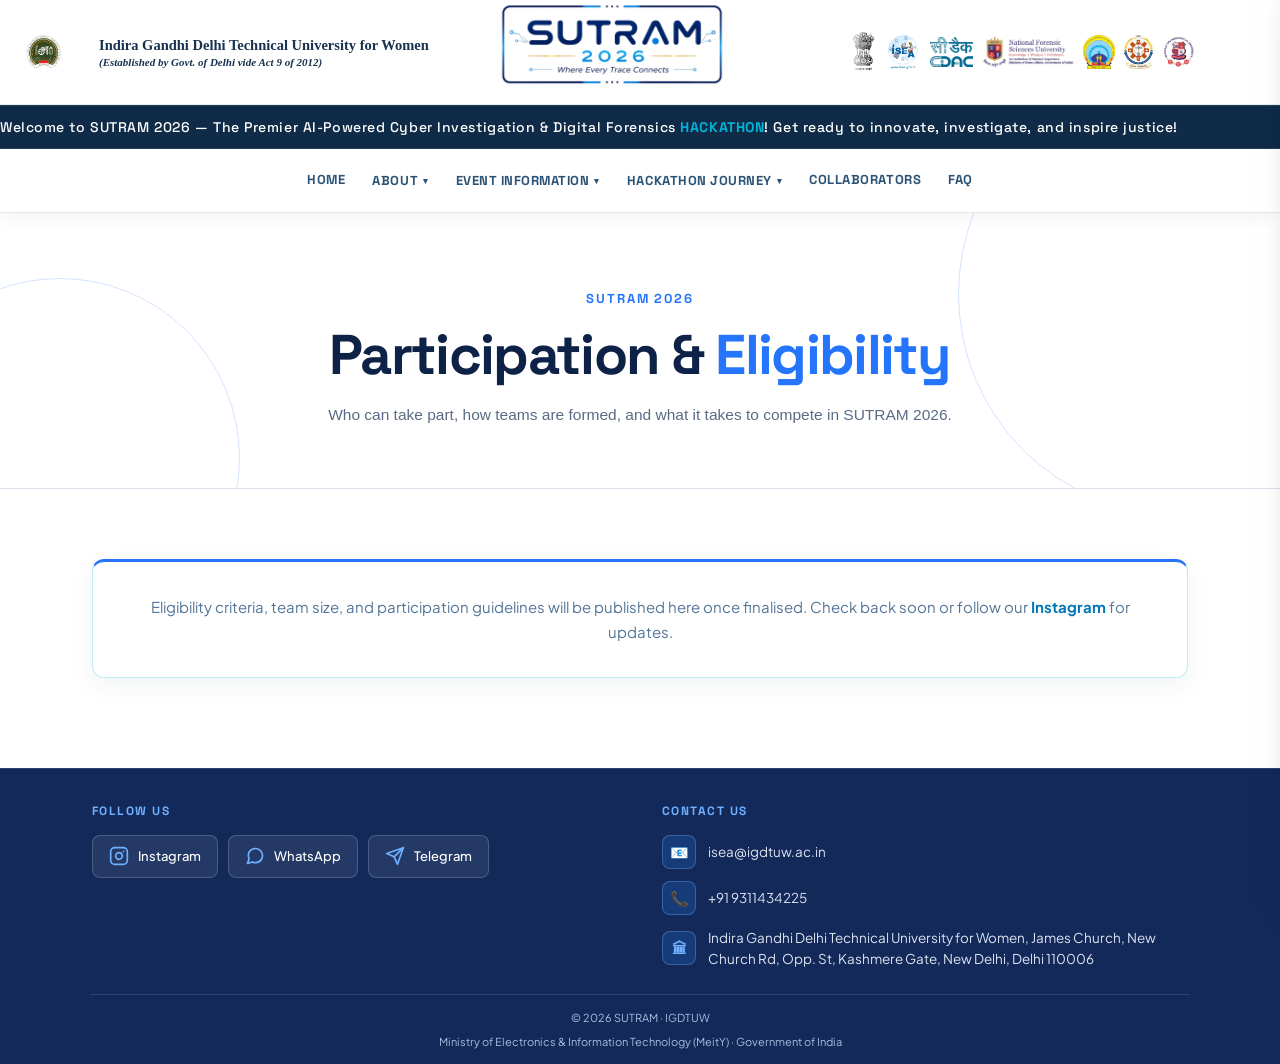
<file: pages/participation.html>
﻿<!DOCTYPE html>
<html lang="en">
<head>
<script>(function(){try{if(!localStorage.getItem("sutram-theme-v2")){localStorage.setItem("sutram-theme","light");localStorage.setItem("sutram-theme-v2","1");}var t=localStorage.getItem("sutram-theme");if(t!=="light"&&t!=="dark"){t="light";}document.documentElement.setAttribute("data-theme",t);}catch(e){document.documentElement.setAttribute("data-theme","light");}})();</script>
<meta charset="UTF-8" />
<meta name="viewport" content="width=device-width, initial-scale=1.0" />
<meta name="theme-color" content="#0E2247" />
<meta property="og:type" content="website" />
<meta property="og:title" content="SUTRAM 2026 | Participation" />
<meta property="og:description" content="SUTRAM 2026 — Participation &amp; Eligibility" />
<meta name="twitter:card" content="summary" />
<meta name="twitter:title" content="SUTRAM 2026 | Participation" />
<meta name="twitter:description" content="SUTRAM 2026 — Participation &amp; Eligibility" />
<meta name="description" content="SUTRAM 2026 — Participation &amp; Eligibility" />
<title>SUTRAM 2026 | Participation</title>
<link rel="icon" type="image/png" href="../assets/images/logos/sutram_logo_final.png?v=4" />

<link rel="preconnect" href="https://fonts.googleapis.com" />
<link rel="preconnect" href="https://fonts.gstatic.com" crossorigin />
<link href="https://fonts.googleapis.com/css2?family=Comfortaa:wght@700&family=Montserrat:wght@500;600;700;800;900&family=Outfit:wght@700;800;900&family=Plus+Jakarta+Sans:wght@400;500;600;700;800&family=Space+Grotesk:wght@500;600;700&display=swap" rel="stylesheet" />
<link rel="stylesheet" href="../css/style.css" />
</head>

<body>
  <a class="skip-link" href="#main-content">Skip to main content</a>
<div class="page">
<main class="announcement" id="main-content">

  <header class="topbar">
            <div class="topbar-left">
          <a href="index.html" class="topbar-igdtuw-link" aria-label="Indira Gandhi Delhi Technical University for Women" title="Indira Gandhi Delhi Technical University for Women">
            <img loading="eager" decoding="async" class="igdtuw-emblem theme-logo-light" src="../assets/images/logos/igdtuw_logo.png" alt="" aria-hidden="true" />
            <img loading="eager" decoding="async" class="igdtuw-emblem theme-logo-dark" src="../assets/images/logos/igdtuw_logo.png" alt="" aria-hidden="true" />
            <span class="igdtuw-wordmark"><strong>Indira Gandhi Delhi Technical University for Women</strong><small>(Established by Govt. of Delhi vide Act 9 of 2012)</small></span>
          </a>
        </div>

    <a class="topbar-center-logo" href="index.html" aria-label="SUTRAM 2026 home">
      <img loading="eager" decoding="async" class="theme-logo theme-logo-dark" src="../assets/images/logos/sutram_logo_final.png?v=4" alt="SUTRAM 2026" /><img loading="eager" decoding="async" class="theme-logo theme-logo-light" src="../assets/images/logos/sutram_logo_final.png?v=4" alt="" aria-hidden="true" />
    </a>

            <div class="topbar-right">
          <div class="topbar-partner-logos">
            <img loading="eager" decoding="async" class="partner-logo emblem-logo" src="../assets/images/partners/Emblem_of_India_with_transparent_background.png" alt="Government of India emblem" title="Government of India" />
            <img loading="eager" decoding="async" class="partner-logo isea-logo" src="../assets/images/partners/isea_logo.png" alt="ISEA logo" title="Information Security Education and Awareness (ISEA)" />
            <img loading="eager" decoding="async" class="partner-logo cdac-logo" src="../assets/images/logos/cdac.png" alt="C-DAC" title="Centre for Development of Advanced Computing (C-DAC)" />
            <img loading="eager" decoding="async" class="partner-logo nfsu-logo" src="../assets/images/logos/nfsu_logo.png" alt="NFSU" title="National Forensic Sciences University (NFSU)" />
            <img loading="eager" decoding="async" class="partner-logo mnit-logo" src="../assets/images/logos/mnit_bhopal.png" alt="MANIT Bhopal" title="Maulana Azad National Institute of Technology, Bhopal" />
            <img loading="eager" decoding="async" class="partner-logo iiit-logo" src="../assets/images/logos/iiit_sonipat.png" alt="IIIT Sonepat" title="Indian Institute of Information Technology, Sonepat" />
            <img loading="eager" decoding="async" class="partner-logo gtu-logo" src="../assets/images/logos/gtu.png" alt="GTU" title="Gujarat Technological University (GTU)" />
          </div>
        </div>

    <button type="button" class="hamburger-btn" id="menuToggle" aria-expanded="false" aria-controls="navDrawer" aria-label="Toggle navigation menu" title="Navigation Menu">
      <span class="bar"></span>
      <span class="bar"></span>
      <span class="bar"></span>
    </button>
  </header>

  <div class="notification-marquee">
    <div class="marquee-css"><span class="marquee-css-track">
      <span class="marquee-text">Welcome to SUTRAM 2026 &mdash; The Premier AI-Powered Cyber Investigation &amp; Digital Forensics <span class="highlight">HACKATHON</span>! Get ready to innovate, investigate, and inspire justice!</span>
    </span></div>
  </div>

  <nav class="primary-nav" aria-label="Primary navigation">
    <a href="index.html">Home</a>

    <div class="nav-item">
      <button type="button" class="nav-dropdown-toggle" aria-haspopup="true" aria-expanded="false">About <span class="nav-caret">▾</span></button>
      <div class="nav-dropdown-menu">
        <a href="about.html">About SUTRAM</a>
        <a href="collaborators.html">Collaborators</a>
      </div>
    </div>

    <div class="nav-item">
      <button type="button" class="nav-dropdown-toggle" aria-haspopup="true" aria-expanded="false">Event Information <span class="nav-caret">▾</span></button>
      <div class="nav-dropdown-menu">
        <a href="guidelines.html">Guidelines &amp; Policies</a>
        <a href="evaluation.html">Evaluation Criteria</a>
        <a href="brochure.html">Brochure</a>
        <a href="mentors.html">Mentors</a>
        <a href="jury.html">Jury</a>
        <a href="committee.html">Committee</a>
      </div>
    </div>

    <div class="nav-item">
      <button type="button" class="nav-dropdown-toggle" aria-haspopup="true" aria-expanded="false">Hackathon Journey <span class="nav-caret">▾</span></button>
      <div class="nav-dropdown-menu">
        <a href="problem-statements.html">Problem Statements</a>
        <a href="https://faas.isea.app/formview/Hackathon2026">Registration and PPT Submission</a>
        <a class="nav-template-link" href="../SUTRAM_2026_Idea_Submission_Template.pptx" download="SUTRAM_2026_Idea_Submission_Template.pptx">Download PPT Template</a>
        <a href="evaluation.html">Evaluation</a>
        <a href="results.html">Results</a>
        <div class="nav-dropdown-divider"></div>
        <span class="nav-dropdown-section-label">Up Next</span>
        <div class="nav-timeline-inline" data-timeline-panel>
          <div class="nav-timeline-row" data-timeline-group="1" data-roll-date="2026-10-05"><span class="nav-timeline-label">Registration / Idea Submission Opens</span><span class="nav-timeline-value" data-date="2026-09-07">7 Sep 2026</span></div>
          <div class="nav-timeline-row" data-timeline-group="1" data-roll-date="2026-10-05"><span class="nav-timeline-label">Registration / Idea Submission Closes</span><span class="nav-timeline-value" data-date="2026-10-05">5 Oct 2026</span></div>
          <div class="nav-timeline-row" data-timeline-group="2" data-roll-date="2026-10-25"><span class="nav-timeline-label">First Round Results</span><span class="nav-timeline-value" data-date="2026-10-25">25 Oct 2026</span></div>
          <div class="nav-timeline-row" data-timeline-group="3" data-roll-date="2026-10-28"><span class="nav-timeline-label">Problem Statement Release</span><span class="nav-timeline-value" data-date="2026-10-28">28 Oct 2026</span></div>
          <div class="nav-timeline-row" data-timeline-group="4" data-roll-date="2026-11-10"><span class="nav-timeline-label">Mentorship Sessions</span><span class="nav-timeline-value" data-date="2026-11-01">1–10 Nov 2026</span></div>
          <div class="nav-timeline-row" data-timeline-group="5" data-roll-date="2026-11-20"><span class="nav-timeline-label">Prototype / PPT Submission</span><span class="nav-timeline-value" data-date="2026-11-20">20 Nov 2026</span></div>
          <div class="nav-timeline-row" data-timeline-group="6" data-roll-date="2026-12-05"><span class="nav-timeline-label">Final 25 Teams Selected</span><span class="nav-timeline-value" data-date="2026-12-05">5 Dec 2026</span></div>
          <div class="nav-timeline-row" data-timeline-group="7" data-roll-date="2026-12-27"><span class="nav-timeline-label">Hackathon Finale</span><span class="nav-timeline-value" data-date="2026-12-26">26–27 Dec 2026</span></div>
          <div class="nav-timeline-row" data-timeline-group="7" data-roll-date="2026-12-27"><span class="nav-timeline-label">Winner Announcement</span><span class="nav-timeline-value" data-date="2026-12-27">27 Dec 2026</span></div>
          <p class="nav-timeline-empty" data-timeline-empty hidden>All milestones completed. Thank you for being part of SUTRAM 2026!</p>
        </div>
        <a class="nav-dropdown-link" href="timeline.html">View Full Timeline ↗</a>
      </div>
  </div>

    <a href="collaborators.html">Collaborators</a>
    <a href="faq.html">FAQ</a>
  </nav>

  <!-- HERO -->
  <section class="subpage-hero">
    <div class="subpage-hero-circle"></div>

    <div class="subpage-hero-content">
      <span class="subpage-eyebrow">SUTRAM 2026</span>
      <h1>Participation &amp; <span>Eligibility</span></h1>
      <p>
        Who can take part, how teams are formed, and what it takes
        to compete in SUTRAM 2026.
      </p>
    </div>
  </section>

  <!-- CONTENT -->
  <section class="subpage-section">
    <div class="subpage-container">
      <div class="subpage-placeholder-card">
        Eligibility criteria, team size, and participation guidelines
        will be published here once finalised. Check back soon or
        follow our <a class="inline-link" href="https://www.instagram.com/sutram_2026?igsh=MTRsaG00M3dqNG5oaA==" target="_blank" rel="noopener">Instagram</a>
        for updates.
      </div>
    </div>
  </section>

  <!-- FOOTER -->
  <footer class="page-footer">
    <div class="footer-container">
      <section class="footer-col">
        <h2>Follow Us</h2>
        <div class="social-buttons">
          <a href="https://www.instagram.com/sutram_2026?igsh=MTRsaG00M3dqNG5oaA==" class="social-btn" target="_blank" rel="noopener" aria-label="Instagram">
            <svg width="20" height="20" viewBox="0 0 24 24" fill="none" stroke="currentColor" stroke-width="2" stroke-linecap="round" stroke-linejoin="round" aria-hidden="true"><rect x="2" y="2" width="20" height="20" rx="5" ry="5"></rect><path d="M16 11.37A4 4 0 1 1 12.63 8 4 4 0 0 1 16 11.37z"></path><line x1="17.5" y1="6.5" x2="17.51" y2="6.5"></line></svg>
            Instagram
          </a>
          <a href="https://chat.whatsapp.com/GdZ1pulNiuoJmmW5uX4iJ7?s=sh&p=a&ilr=0" class="social-btn" target="_blank" rel="noopener" aria-label="WhatsApp">
            <svg width="20" height="20" viewBox="0 0 24 24" fill="none" stroke="currentColor" stroke-width="2" stroke-linecap="round" stroke-linejoin="round" aria-hidden="true"><path d="M21 11.5a8.38 8.38 0 0 1-.9 3.8 8.5 8.5 0 0 1-7.6 4.7 8.38 8.38 0 0 1-3.8-.9L3 21l1.9-5.7a8.38 8.38 0 0 1-.9-3.8 8.5 8.5 0 0 1 4.7-7.6 8.38 8.38 0 0 1 3.8-.9h.5a8.48 8.48 0 0 1 8 8v.5z"></path></svg>
            WhatsApp
          </a>
          <a href="https://t.me/sutram2026" class="social-btn" target="_blank" rel="noopener" aria-label="Telegram">
            <svg width="20" height="20" viewBox="0 0 24 24" fill="none" stroke="currentColor" stroke-width="2" stroke-linecap="round" stroke-linejoin="round" aria-hidden="true"><line x1="22" y1="2" x2="11" y2="13"></line><polygon points="22 2 15 22 11 13 2 9 22 2"></polygon></svg>
            Telegram
          </a>
        </div>
      </section>

      <section class="footer-col" id="contact">
        <h2>Contact Us</h2>
        <div class="contact-list">
          <a href="mailto:isea@igdtuw.ac.in" class="contact-link-item">
            <span class="contact-icon-badge" aria-hidden="true">📧</span>
            <span>isea@igdtuw.ac.in</span>
          </a>
          <a href="tel:+919311434225" class="contact-link-item">
            <span class="contact-icon-badge" aria-hidden="true">📞</span>
            <span>+91 9311434225</span>
          </a>
          <div class="contact-link-item">
            <span class="contact-icon-badge" aria-hidden="true">🏛</span>
            <span>Indira Gandhi Delhi Technical University for Women, James Church, New Church Rd, Opp. St, Kashmere Gate, New Delhi, Delhi 110006</span>
          </div>
        </div>
      </section>
    </div>

    <nav class="footer-sitemap-wrap" aria-label="Website sitemap">
          <ul class="footer-sitemap">
            <li><a href="index.html">Home</a></li>
            <li><a href="about.html">About SUTRAM</a></li>
            <li><a href="collaborators.html">Collaborators</a></li>
            <li><a href="guidelines.html">Guidelines</a></li>
            <li><a href="evaluation.html">Evaluation</a></li>
            <li><a href="brochure.html">Brochure</a></li>
            <li><a href="mentors.html">Mentors</a></li>
            <li><a href="jury.html">Jury</a></li>
            <li><a href="committee.html">Committee</a></li>
            <li><a href="journey.html">Journey</a></li>
            <li><a href="timeline.html">Timeline</a></li>
            <li><a href="problem-statements.html">Problem Statements</a></li>
            <li><a href="participation.html">Participation</a></li>
            <li><a href="prizes.html">Prizes</a></li>
            <li><a href="submission.html">Submission</a></li>
            <li><a href="results.html">Results</a></li>
            <li><a href="faq.html">FAQ</a></li>
          </ul>
        </nav>

        <div class="footer-bottom-bar">
      <span>&copy; 2026 SUTRAM &middot; IGDTUW</span>
      <span>Ministry of Electronics &amp; Information Technology (MeitY) &middot; Government of India</span>
    </div>
  </footer>

</main>
</div>

<!-- Slide-Out Navigation Drawer -->
<nav class="nav-drawer" id="navDrawer" aria-label="Site navigation" aria-hidden="true" role="dialog">
  <div class="drawer-header">
    <span class="drawer-title">Main Menu</span>
    <button type="button" class="close-drawer" id="closeDrawer" aria-label="Close menu">&times;</button>
  </div>
  <ul class="drawer-links">
      <li><a href="index.html">Home</a></li>

      <li class="drawer-group">
        <button type="button" class="drawer-group-toggle" aria-expanded="false">About <span class="drawer-group-caret">▾</span></button>
        <ul class="drawer-sublist">
          <li class="drawer-sublist-label">About</li>
          <li><a href="about.html">About SUTRAM</a></li>
          <li><a href="collaborators.html">Collaborators</a></li>
        </ul>
      </li>

      <li class="drawer-group">
        <button type="button" class="drawer-group-toggle" aria-expanded="false">Event Information <span class="drawer-group-caret">▾</span></button>
        <ul class="drawer-sublist">
          <li class="drawer-sublist-label">Event Information</li>
          <li><a href="guidelines.html">Guidelines &amp; Policies</a></li>
          <li><a href="evaluation.html">Evaluation Criteria</a></li>
          <li><a href="brochure.html">Brochure</a></li>
          <li><a href="mentors.html">Mentors</a></li>
          <li><a href="jury.html">Jury</a></li>
          <li><a href="committee.html">Committee</a></li>
        </ul>
      </li>

      <li class="drawer-group">
        <button type="button" class="drawer-group-toggle" aria-expanded="false">Hackathon Journey <span class="drawer-group-caret">▾</span></button>
        <ul class="drawer-sublist" data-timeline-panel>
          <li class="drawer-sublist-label">Hackathon Journey</li>
          <li><a href="journey.html">Hackathon Journey</a></li>
          <li><a href="problem-statements.html">Problem Statements</a></li>
          <li><a class="active" href="participation.html">Participation</a></li>
          <li><a href="prizes.html">Prizes</a></li>
          <li><a href="submission.html">Submission</a></li>
          <li><a href="https://faas.isea.app/formview/Hackathon2026">Registration and PPT Submission</a></li>
          <li><a class="drawer-template-link" href="../SUTRAM_2026_Idea_Submission_Template.pptx" download="SUTRAM_2026_Idea_Submission_Template.pptx">Download PPT Template</a></li>
          <li><a href="evaluation.html">Evaluation</a></li>
          <li><a href="results.html">Results</a></li>
          <li class="drawer-sublist-divider">Up Next</li>
          <li class="drawer-timeline-row" data-timeline-group="1" data-roll-date="2026-10-05"><span class="drawer-timeline-label">Registration / Idea Submission Opens</span><span class="drawer-timeline-value" data-date="2026-09-07">7 Sep 2026</span></li>
          <li class="drawer-timeline-row" data-timeline-group="1" data-roll-date="2026-10-05"><span class="drawer-timeline-label">Registration / Idea Submission Closes</span><span class="drawer-timeline-value" data-date="2026-10-05">5 Oct 2026</span></li>
          <li class="drawer-timeline-row" data-timeline-group="2" data-roll-date="2026-10-25"><span class="drawer-timeline-label">First Round Results</span><span class="drawer-timeline-value" data-date="2026-10-25">25 Oct 2026</span></li>
          <li class="drawer-timeline-row" data-timeline-group="3" data-roll-date="2026-10-28"><span class="drawer-timeline-label">Problem Statement Release</span><span class="drawer-timeline-value" data-date="2026-10-28">28 Oct 2026</span></li>
          <li class="drawer-timeline-row" data-timeline-group="4" data-roll-date="2026-11-10"><span class="drawer-timeline-label">Mentorship Sessions</span><span class="drawer-timeline-value" data-date="2026-11-01">1&ndash;10 Nov 2026</span></li>
          <li class="drawer-timeline-row" data-timeline-group="5" data-roll-date="2026-11-20"><span class="drawer-timeline-label">Prototype / PPT Submission</span><span class="drawer-timeline-value" data-date="2026-11-20">20 Nov 2026</span></li>
          <li class="drawer-timeline-row" data-timeline-group="6" data-roll-date="2026-12-05"><span class="drawer-timeline-label">Final 25 Teams Selected</span><span class="drawer-timeline-value" data-date="2026-12-05">5 Dec 2026</span></li>
          <li class="drawer-timeline-row" data-timeline-group="7" data-roll-date="2026-12-27"><span class="drawer-timeline-label">Hackathon Finale</span><span class="drawer-timeline-value" data-date="2026-12-26">26&ndash;27 Dec 2026</span></li>
          <li class="drawer-timeline-row" data-timeline-group="7" data-roll-date="2026-12-27"><span class="drawer-timeline-label">Winner Announcement</span><span class="drawer-timeline-value" data-date="2026-12-27">27 Dec 2026</span></li>
          <li class="drawer-timeline-empty" data-timeline-empty hidden>All milestones completed. Thank you for being part of SUTRAM 2026!</li>
          <li><a href="timeline.html">View Full Timeline ↗</a></li>
        </ul>
      </li>

      <li><a href="timeline.html">Timeline</a></li>
      <li><a href="faq.html">FAQ</a></li>
      <li><a href="https://faas.isea.app/formview/Hackathon2026" rel="noopener">Register</a></li>
    </ul>
  </nav>
  <div class="nav-backdrop" id="navBackdrop" aria-hidden="true"></div>

<script src="../js/main.js"></script>
</body>
</html>
</file>
<file: css/style.css>
:root {
  --navy: #0E2247;
  --navy-deep: #081530;
  --navy-mid: #12295A;
  --blue: #2C7BE5;
  --blue-light: #6FB1FF;
  --gold: #D9A441;
  --paper: #F7F8FB;
  --line: #DDE3EE;
  --muted: #5A6B85;

  --ink-primary: #0E2247;
  --ink-secondary: #12295A;
  --ink-muted: #5A6B85;
  --accent-blue: #2C7BE5;
  --accent-cyan: #6FB1FF;
  --accent-glow: rgba(44, 123, 229, 0.2);
  --border-line: #DDE3EE;
  --card-bg: #FFFFFF;
  --font-body: "Plus Jakarta Sans", "Inter", sans-serif;
  --font-heading: "Space Grotesk", "Montserrat", sans-serif;
  --font-sutram: "Comfortaa", "Outfit", sans-serif;
  --font-mono: "Space Grotesk", monospace;
}

* { box-sizing: border-box; margin: 0; padding: 0; -webkit-tap-highlight-color: transparent; }
html, body {
  min-height: 100%;
  overflow-x: hidden;
  font-family: var(--font-body);
  color: var(--ink-primary);
  background: var(--paper);
  touch-action: manipulation;
  -webkit-text-size-adjust: 100%;
}
body {
  background: #F7F8FB;
  overflow-x: hidden;
}

a { color: inherit; text-decoration: none; }

.page {
  width: 100%;
  min-height: 100vh;
  display: flex;
  flex-direction: column;
}

.announcement {
  position: relative;
  width: 100%;
  min-height: 100vh;
  display: flex;
  flex-direction: column;
  overflow: hidden;
}

/* Background particle dots overlay (No strange grid boxes) */
.announcement::before {
  content: "";
  position: absolute;
  inset: 0;
  background-image:
    radial-gradient(1px 1px at 20% 30%, rgba(44,123,229,0.18) 1px, transparent 0),
    radial-gradient(1px 1px at 75% 20%, rgba(44,123,229,0.14) 1px, transparent 0),
    radial-gradient(1px 1px at 60% 65%, rgba(217,164,65,0.18) 1px, transparent 0),
    radial-gradient(1px 1px at 90% 75%, rgba(44,123,229,0.14) 1px, transparent 0),
    radial-gradient(1px 1px at 35% 80%, rgba(44,123,229,0.1) 1px, transparent 0);
  background-size: 600px 600px;
  pointer-events: none;
}

.topbar, .content, .contact { position: relative; z-index: 2; }

/* Logo heights & vertical baseline centering */
.logo-image { height: 48px; width: auto; object-fit: contain; flex-shrink: 0; display: block; }
.isea-image { height: 46px; width: auto; object-fit: contain; flex-shrink: 0; display: block; }
.igdtuw-image { height: 46px; width: auto; object-fit: contain; flex-shrink: 0; display: block; }
.digital-image { height: 42px; width: auto; object-fit: contain; flex-shrink: 0; mix-blend-mode: multiply; display: block; }

/* 3-Lines Navigation Button (Hamburger Menu) */
.hamburger-btn {
  position: absolute;
  right: 20px;
  top: 50%;
  transform: translateY(-50%);
  display: flex;
  flex-direction: column;
  justify-content: space-around;
  width: 42px;
  height: 42px;
  padding: 9px;
  background: rgba(15, 43, 72, 0.06);
  border: 1.5px solid rgba(15, 43, 72, 0.15);
  border-radius: 12px;
  cursor: pointer;
  transition: all 0.25s ease;
  flex-shrink: 0;
  z-index: 10;
}
.hamburger-btn:hover {
  background: rgba(0, 180, 216, 0.15);
  border-color: #00b4d8;
  transform: translateY(-50%) scale(1.04);
}
.hamburger-btn .bar {
  width: 100%;
  height: 2.5px;
  background: var(--ink-primary);
  border-radius: 4px;
  transition: all 0.3s ease;
}
.hamburger-btn.active .bar:nth-child(1) {
  transform: translateY(7.5px) rotate(45deg);
}
.hamburger-btn.active .bar:nth-child(2) {
  opacity: 0;
}
.hamburger-btn.active .bar:nth-child(3) {
  transform: translateY(-7.5px) rotate(-45deg);
}

/* Slide-Out Navigation Drawer (Wider Layout) */
.nav-drawer {
  position: fixed;
  top: 0;
  right: -400px;
  width: min(375px, 86vw);
  height: 100vh;
  background: linear-gradient(180deg, #092038 0%, #051424 100%);
  border-left: 1.5px solid rgba(0, 180, 216, 0.4);
  box-shadow: -10px 0 40px rgba(5, 20, 36, 0.6);
  z-index: 9999;
  padding: 28px 24px;
  display: flex;
  flex-direction: column;
  transition: right 0.35s cubic-bezier(0.4, 0, 0.2, 1);
  color: #e2f1f8;
}
.nav-drawer.open {
  right: 0;
}
.drawer-header {
  display: flex;
  align-items: center;
  justify-content: space-between;
  padding-bottom: 16px;
  border-bottom: 1px solid rgba(0, 180, 216, 0.25);
  margin-bottom: 22px;
}
.drawer-title {
  font-family: var(--font-sutram);
  font-size: 16px;
  font-weight: 700;
  color: #00b4d8;
  letter-spacing: 0.08em;
  display: flex;
  align-items: center;
  gap: 8px;
}
.drawer-title::before {
  content: "";
  width: 10px;
  height: 3px;
  background: #00b4d8;
  border-radius: 2px;
}
.close-drawer {
  background: rgba(255, 255, 255, 0.08);
  border: 1px solid rgba(255, 255, 255, 0.15);
  color: #00b4d8;
  font-size: 18px;
  width: 34px;
  height: 34px;
  border-radius: 10px;
  cursor: pointer;
  display: grid;
  place-items: center;
  transition: all 0.2s ease;
}
.close-drawer:hover {
  background: rgba(0, 180, 216, 0.2);
  border-color: #00b4d8;
  color: #ffffff;
}
.drawer-links {
  list-style: none;
  display: flex;
  flex-direction: column;
  gap: 12px;
  padding: 0;
  margin: 0;
}
.drawer-links li {
  padding-left: 0;
  margin: 0;
}
.drawer-links li::before {
  content: none !important;
  display: none !important;
}
.drawer-links li a {
  font-family: var(--font-heading);
  display: flex;
  align-items: center;
  gap: 12px;
  padding: 13px 18px;
  border-radius: 12px;
  background: rgba(255, 255, 255, 0.06);
  border: 1px solid rgba(255, 255, 255, 0.12);
  color: #ffffff;
  font-size: 14px;
  font-weight: 700;
  letter-spacing: 0.03em;
  transition: all 0.25s ease;
}
.drawer-links li a span {
  font-size: 16px;
  display: inline-flex;
  align-items: center;
  justify-content: center;
  width: 24px;
}
.drawer-links li a:hover {
  background: rgba(0, 180, 216, 0.2);
  border-color: #00b4d8;
  color: #ffffff;
  transform: translateX(4px);
  box-shadow: 0 4px 14px rgba(0, 180, 216, 0.2);
}

.nav-backdrop {
  position: fixed;
  inset: 0;
  background: rgba(0, 0, 0, 0.5);
  backdrop-filter: blur(3px);
  z-index: 9998;
  opacity: 0;
  pointer-events: none;
  transition: opacity 0.3s ease;
}
.nav-backdrop.open {
  opacity: 1;
  pointer-events: auto;
}

/* Content Section */
.content {
  flex: 1;
  display: flex;
  flex-direction: column;
  align-items: center;
  justify-content: center;
  text-align: center;
  padding: 36px 24px 40px;
  max-width: 1100px;
  margin: 0 auto;
  width: 100%;
}

.eyebrow {
  display: inline-flex;
  align-items: center;
  gap: 8px;
  padding: 8px 20px;
  background: rgba(255, 255, 255, 0.9);
  border: 1px solid rgba(79, 70, 229, 0.25);
  border-radius: 999px;
  color: #4f46e5;
  font-family: var(--font-heading);
  font-size: 12.5px;
  font-weight: 700;
  letter-spacing: 0.06em;
  text-transform: uppercase;
  box-shadow: 0 4px 18px rgba(79, 70, 229, 0.12);
  backdrop-filter: blur(8px);
}
.eyebrow-dot {
  width: 8px;
  height: 8px;
  background: var(--accent-cyan);
  border-radius: 50%;
  box-shadow: 0 0 10px var(--accent-cyan);
  animation: pulse 2s infinite;
}

@keyframes pulse {
  0%, 100% { opacity: 1; transform: scale(1); }
  50% { opacity: 0.5; transform: scale(0.85); }
}

.hero-logo-heading {
  margin: 0 0 12px;
  display: flex;
  justify-content: center;
  align-items: center;
}
.sutram-hero-logo {
  width: min(900px, 92vw);
  height: auto;
  max-height: 250px;
  object-fit: contain;
  filter: drop-shadow(0 8px 30px rgba(79, 70, 229, 0.22));
  transition: transform 0.3s ease;
}
.sutram-hero-logo:hover {
  transform: scale(1.02);
}
.sr-only {
  position: absolute;
  width: 1px;
  height: 1px;
  padding: 0;
  margin: -1px;
  overflow: hidden;
  clip: rect(0, 0, 0, 0);
  white-space: nowrap;
  border-width: 0;
}

.tagline {
  margin: 12px 0 48px;
  font-family: var(--font-heading);
  font-size: clamp(11px, 1.6vw, 14px);
  font-weight: 600;
  letter-spacing: 0.45em;
  color: var(--ink-secondary);
  text-transform: uppercase;
  opacity: 0.95;
}

.live-line {
  display: inline-flex;
  flex-wrap: wrap;
  align-items: center;
  justify-content: center;
  gap: 12px;
  font-family: var(--font-heading);
  color: var(--ink-secondary);
  font-size: 14px;
  font-weight: 800;
  letter-spacing: 0.04em;
  margin-bottom: 24px;
}

.date {
  display: inline-flex;
  align-items: center;
  gap: 8px;
  padding: 9px 18px;
  border-radius: 10px;
  background: linear-gradient(135deg, #4f46e5 0%, #06b6d4 100%);
  color: #ffffff;
  font-family: var(--font-mono);
  font-size: 13px;
  font-weight: 700;
  letter-spacing: 0.08em;
  box-shadow: 0 4px 18px rgba(79, 70, 229, 0.35);
}

.launch {
  margin: 16px 0 14px;
  font-family: var(--font-heading);
  font-size: 14px;
  font-weight: 800;
  letter-spacing: 0.1em;
  text-transform: uppercase;
  color: var(--ink-muted);
}

/* Countdown Grid */
.countdown {
  display: grid;
  grid-template-columns: repeat(4, minmax(85px, 115px));
  gap: 16px;
  margin-bottom: 28px;
}

.unit {
  position: relative;
  padding: 16px 10px 14px;
  border: 1px solid var(--border-line);
  border-radius: 14px;
  background: var(--card-bg);
  backdrop-filter: blur(12px);
  box-shadow: 0 10px 25px rgba(15, 23, 42, 0.06);
  transition: transform 0.25s ease, box-shadow 0.25s ease, border-color 0.25s ease;
}
.unit:hover {
  transform: translateY(-3px);
  border-color: rgba(79, 70, 229, 0.4);
  box-shadow: 0 14px 32px rgba(79, 70, 229, 0.15);
}
.unit:not(:last-child)::after {
  content: ":";
  position: absolute;
  right: -12px;
  top: 20px;
  font-family: var(--font-heading);
  font-weight: 800;
  font-size: 26px;
  color: var(--accent-blue);
}

.number {
  font-family: var(--font-mono);
  font-weight: 700;
  font-size: clamp(32px, 4.5vw, 44px);
  line-height: 1;
  color: #4f46e5;
}

.label {
  margin-top: 6px;
  color: var(--ink-muted);
  font-family: var(--font-heading);
  font-weight: 700;
  font-size: 11px;
  letter-spacing: 0.1em;
  text-transform: uppercase;
}

.message {
  margin-top: 8px;
  color: var(--ink-secondary);
  font-size: 15px;
  line-height: 1.6;
  max-width: 580px;
}
.message strong {
  color: #4f46e5;
  font-weight: 800;
}

/* Full-Bleed Page Footer */
.page-footer {
  width: 100%;
  max-width: 100%;
  overflow: hidden;
  margin-top: auto;
  background: #ffffff;
  border-top: 1px solid #DDE3EE;
  color: #0E2247;
}

.footer-container {
  max-width: 1100px;
  width: 100%;
  box-sizing: border-box;
  margin: 0 auto;
  padding: 36px 32px 24px;
  display: grid;
  grid-template-columns: 1fr 1fr;
  gap: 40px;
}

.footer-col h2 {
  color: #0E2247;
  font-family: var(--font-heading);
  font-size: 13px;
  font-weight: 800;
  letter-spacing: 0.14em;
  text-transform: uppercase;
  margin-bottom: 16px;
  display: flex;
  align-items: center;
  gap: 8px;
}
.footer-col h2::before {
  display: none;
}

.social-buttons {
  display: flex;
  flex-wrap: wrap;
  gap: 10px;
  margin-bottom: 14px;
}

.social-btn {
  display: inline-flex;
  align-items: center;
  gap: 9px;
  padding: 10px 16px;
  border-radius: 10px;
  background: #F7F8FB;
  border: 1px solid #DDE3EE;
  color: #0E2247;
  font-size: 13px;
  font-weight: 600;
  transition: all 0.25s ease;
}
.social-btn:hover {
  background: rgba(44, 123, 229, 0.06);
  border-color: #2C7BE5;
  color: #2C7BE5;
  transform: translateY(-2px);
  box-shadow: 0 4px 14px rgba(44, 123, 229, 0.12);
}
.social-btn svg {
  color: #5A6B85;
  flex-shrink: 0;
}

.handle-badge {
  display: inline-block;
  color: rgba(226, 241, 248, 0.7);
  font-family: var(--font-mono);
  font-size: 12px;
  font-weight: 600;
  padding: 4px 12px;
  background: rgba(255, 255, 255, 0.05);
  border-radius: 6px;
}

.contact-list {
  display: grid;
  gap: 12px;
  font-size: 13.5px;
}

.contact-link-item {
  display: flex;
  align-items: center;
  gap: 12px;
  min-width: 0;
  color: #5A6B85;
  transition: color 0.2s ease;
}
.contact-link-item:hover {
  color: #2C7BE5;
}

.contact-icon-badge {
  width: 34px;
  height: 34px;
  border-radius: 8px;
  background: #F0F4FF;
  border: 1px solid #DDE3EE;
  color: #2C7BE5;
  display: grid;
  place-items: center;
  font-size: 15px;
  font-weight: 700;
  flex-shrink: 0;
}

.wa-group-btn {
  display: inline-flex;
  align-items: center;
  gap: 10px;
  margin-top: 4px;
  padding: 10px 18px;
  border-radius: 10px;
  background: linear-gradient(135deg, #25D366, #128C7E);
  color: #ffffff;
  font-weight: 700;
  font-size: 13px;
  box-shadow: 0 4px 15px rgba(37, 211, 102, 0.3);
  transition: all 0.25s ease;
}
.wa-group-btn:hover {
  transform: translateY(-2px);
  box-shadow: 0 6px 20px rgba(37, 211, 102, 0.45);
}

.footer-bottom-bar {
  border-top: 1px solid #DDE3EE;
  padding: 16px 32px;
  text-align: center;
  font-size: 12px;
  color: #5A6B85;
  display: flex;
  flex-wrap: wrap;
  justify-content: space-between;
  gap: 10px;
  max-width: 1100px;
  width: 100%;
  box-sizing: border-box;
  margin: 0 auto;
}

/* Mobile Phone Responsive Topbar & Logo Fixes */
@media (max-width: 900px) {
  .topbar {
    min-height: 84px;
    padding: 8px 60px 8px 16px;
  }
  .brand-copy { font-size: 9px; }
  .brand-copy strong { font-size: 9.5px; }
  .logo-image { height: 40px; }
  .isea-image { height: 38px; }
  .igdtuw-image { height: 38px; }
  .sutram-image { max-width: 180px; height: 50px; }
  .sutram-hero-logo { width: 92vw; max-height: 220px; }
}

@media (max-width: 680px) {
  .topbar {
    min-height: 76px;
    padding: 8px 52px 8px 10px;
  }
  .brand { gap: 6px; }
  .brand-copy { display: none; }
  .logo-image { height: 34px; }
  .isea-image { height: 32px; }
  .igdtuw-image { height: 32px; }
  .sutram-image { max-width: 140px; height: 42px; }
  .sutram-hero-logo { width: 94vw; max-height: 180px; }
  .hamburger-btn {
    right: 10px;
    width: 38px;
    height: 38px;
    padding: 8px;
  }

  /* Footer Mobile Fix */
  .footer-container {
    grid-template-columns: 1fr !important;
    width: 100%;
    padding: 28px 20px 24px;
    gap: 32px;
  }
  .footer-col h2 { font-size: 13px; }
  .social-buttons { gap: 8px; }
  .social-btn { padding: 9px 14px; font-size: 12.5px; }
  .contact-list { gap: 14px; font-size: 13px; word-break: break-word; overflow-wrap: anywhere; }
  .contact-link-item { align-items: flex-start; flex-wrap: nowrap; min-width: 0; word-break: break-word; overflow-wrap: anywhere; }
  .contact-link-item > span:last-child { flex: 1 1 auto; min-width: 0; }
}

@media (max-width: 440px) {
  .topbar {
    min-height: 68px;
    padding: 6px 46px 6px 8px;
  }
  .brand { gap: 4px; }
  .logo-image { height: 28px; }
  .isea-image { height: 26px; }
  .igdtuw-image { height: 26px; }
  .sutram-image { max-width: 115px; height: 34px; }
  .sutram-hero-logo { width: 96vw; max-height: 140px; }
  .hamburger-btn {
    right: 8px;
    width: 34px;
    height: 34px;
    padding: 6px;
  }
  .content { padding: 20px 12px 24px; }
  .eyebrow { font-size: 10.5px; padding: 6px 12px; }
  .tagline { font-size: 10.5px; letter-spacing: 0.15em; }
  .countdown { gap: 4px; max-width: 340px; }
  .unit { padding: 8px 3px 6px; }
  .unit:not(:last-child)::after { display: none; }
  .number { font-size: 26px; }
  .label { font-size: 9px; }
  .message { font-size: 13px; }
}

.footer-bottom-bar { font-size: 11px; padding: 14px 16px; flex-direction: column; gap: 6px; text-align: center; }

.notification-marquee {
  width: 100%;
  margin: 0;
  background: rgba(238, 242, 255, 0.85);
  backdrop-filter: blur(10px);
  padding: 10px 0;
  color: #1e1b4b;
  font-family: var(--font-heading);
  font-weight: 700;
  font-size: 14px;
  letter-spacing: 0.04em;
  border-top: 1px solid rgba(79, 70, 229, 0.15);
  border-bottom: 1px solid rgba(79, 70, 229, 0.15);
  display: flex;
  align-items: center;
  overflow: hidden;
}

 .notification-marquee marquee {
    width: 100%;
    display: flex;
    align-items: center;
  }
  .notification-marquee .marquee-text {
  display: inline-block;
  color: #1e1b4b;
}
.notification-marquee .highlight {
  background: linear-gradient(135deg, #4f46e5, #06b6d4);
  -webkit-background-clip: text;
  background-clip: text;
  color: transparent;
  font-weight: 900;
}

.main-theme-heading {
  font-family: var(--font-heading);
  font-size: clamp(28px, 4vw, 42px);
  font-weight: 800;
  color: #0f172a;
  line-height: 1.25;
  margin: 8px auto 18px;
  letter-spacing: -0.025em;
  text-align: center;
}
.hackathon-highlight {
  background: linear-gradient(135deg, #4f46e5 0%, #06b6d4 100%);
  color: #ffffff;
  padding: 5px 18px;
  border-radius: 10px;
  display: inline-block;
  box-shadow: 0 6px 20px rgba(79, 70, 229, 0.35);
  transform: rotate(-1deg);
}

.hosted-by-text {
  margin: 4px 0 24px;
  font-size: 14.5px;
  color: var(--ink-muted);
  line-height: 1.5;
}
.hosted-by-text strong {
  color: var(--ink-primary);
  font-weight: 700;
}


/* ================= SUTRAM SIH-STYLE LAYOUT ================= */
.topbar {
  position: relative;
  display: flex;
  justify-content: space-between;
  align-items: center;
  min-height: 78px;
  padding: 4px 22px;
  background: rgba(255, 255, 255, 0.88);
  backdrop-filter: blur(20px);
  -webkit-backdrop-filter: blur(20px);
  border-bottom: 1px solid var(--border-line);
  box-shadow: 0 4px 25px rgba(15, 23, 42, 0.05);
}

.topbar .brand-copy { display: none; }

.topbar-left,
.topbar-right {
  display: flex;
  align-items: center;
  height: 64px;
  gap: 12px;
  min-width: 0;
}

.topbar-left { justify-content: flex-start; }
.topbar-right { justify-content: flex-end; padding-right: 62px; }

.topbar-igdtuw-link {
  display: inline-flex;
  align-items: center;
  gap: 0;
  max-width: min(430px, 36vw);
  text-decoration: none;
}

.topbar .igdtuw-emblem {
  width: 58px;
  height: 58px;
  flex: 0 0 58px;
  object-fit: contain;
  transform: scale(1.15);
  transform-origin: center;
}

.igdtuw-wordmark {
  display: flex;
  flex-direction: column;
  min-width: 0;
  margin-left: 3px;
  color: #18324f;
  line-height: 1.15;
}

.igdtuw-wordmark strong {
  font-family: Georgia, "Times New Roman", serif;
  font-size: 16px;
  font-weight: 700;
  white-space: nowrap;
}

.igdtuw-wordmark small {
  margin-top: 2px;
  font-family: Georgia, "Times New Roman", serif;
  font-size: 10.5px;
  font-style: italic;
  font-weight: 700;
  white-space: nowrap;
}

.topbar .igdtuw-banner-img {
  height: 68px;
  width: auto;
  max-width: 340px;
  object-fit: contain;
  transition: transform 0.2s ease;
}

.topbar .igdtuw-banner-img:hover {
  transform: scale(1.02);
}

.topbar .igdtuw-image {
  height: 52px;
  width: auto;
}

.topbar-partner-logos {
  display: flex;
  align-items: center;
  gap: 9px;
  flex-wrap: nowrap;
}

.topbar .partner-logo {
  height: 36px;
  width: auto;
  max-width: 95px;
  object-fit: contain;
  transition: transform 0.2s cubic-bezier(0.16, 1, 0.3, 1), opacity 0.2s ease;
}

.topbar .partner-logo:hover {
  transform: translateY(-2px) scale(1.06);
}

.topbar .partner-logo.emblem-logo { height: 40px; }
.topbar .partner-logo.isea-logo { height: 36px; }
.topbar .partner-logo.cdac-logo { height: 30px; }
.topbar .partner-logo.nfsu-logo { height: 34px; max-width: 92px; }
.topbar .partner-logo.mnit-logo { height: 34px; }
.topbar .partner-logo.iiit-logo { height: 34px; }
.topbar .partner-logo.gtu-logo { height: 34px; }

.topbar .logo-image { height: 40px; }
.topbar .isea-image { height: 36px; }

.topbar-center-logo {
  position: absolute;
  left: 50%;
  top: 50%;
  transform: translate(-50%, -50%);
  display: flex;
  align-items: center;
  justify-content: center;
  width: 230px;
  height: 72px;
  z-index: 4;
}

.topbar-center-logo img {
  width: 230px;
  height: 72px;
  object-fit: contain;
  filter: none;
}

.login-btn {
  display: inline-flex;
  align-items: center;
  justify-content: center;
  padding: 9px 18px;
  border: 1px solid rgba(0, 119, 182, 0.35);
  border-radius: 999px;
  background: #fff;
  color: var(--ink-primary);
  font-family: var(--font-heading);
  font-size: 12px;
  font-weight: 800;
  transition: all .2s ease;
  white-space: nowrap;
}

.login-btn:hover {
  background: #eaf8fd;
  border-color: #00b4d8;
  transform: translateY(-1px);
}

.primary-nav {
  position: relative;
  z-index: 3;
  width: 100%;
  display: flex;
  justify-content: center;
  align-items: center;
  gap: 5px;
  padding: 13px 28px;
  background: rgba(255,255,255,.96);
  border-bottom: 1px solid var(--border-line);
  box-shadow: 0 4px 16px rgba(15,43,72,.06);
  overflow-x: auto;
  scrollbar-width: none;
}

.primary-nav::-webkit-scrollbar { display: none; }

.primary-nav a {
  flex: 0 0 auto;
  padding: 8px 11px;
  border-radius: 7px;
  color: var(--ink-primary);
  font-family: var(--font-heading);
  font-size: 11px;
  font-weight: 800;
  letter-spacing: .025em;
  text-transform: uppercase;
  white-space: nowrap;
  transition: background .2s ease, color .2s ease, transform .2s ease;
}

.primary-nav a:hover,
.primary-nav a.active {
  color: #0077b6;
  background: rgba(0,180,216,.09);
  transform: translateY(-1px);
}

.nav-dropdown-menu a.nav-template-link,
.drawer-sublist li a.drawer-template-link {
  color: #0077b6;
  font-weight: 800;
}

.content {
  padding-top: 34px;
  padding-bottom: 48px;
}

.main-theme-heading {
  margin-top: 4px;
}

.hero-logo-heading {
  margin-top: 8px;
  margin-bottom: 4px;
}

.tagline {
  margin-bottom: 24px;
}

.hero-cta-row {
  display: flex;
  justify-content: center;
  align-items: stretch;
  gap: 14px;
  margin: 6px 0 26px;
  flex-wrap: wrap;
}

.hero-cta {
  min-width: 160px;
  display: inline-flex;
  align-items: center;
  justify-content: center;
  gap: 8px;
  padding: 12px 19px;
  border-radius: 10px;
  font-family: var(--font-heading);
  font-size: 12px;
  font-weight: 800;
  letter-spacing: .035em;
  border: 1px solid transparent;
  box-shadow: 0 7px 18px rgba(15,43,72,.10);
  transition: transform .2s ease, box-shadow .2s ease, background .2s ease;
}

.hero-cta:hover {
  transform: translateY(-3px);
  box-shadow: 0 10px 22px rgba(15,43,72,.15);
}

.hero-cta.primary {
  background: linear-gradient(135deg,#0077b6,#00b4d8);
  color: #fff;
}

.hero-cta.secondary {
  background: rgba(255,255,255,.9);
  color: var(--ink-primary);
  border-color: rgba(0,119,182,.24);
}

.hero-cta.gold {
  background: linear-gradient(135deg,#ffd84d,#fdb931);
  color: #0f2b48;
  border-color: rgba(253,185,49,.4);
}

.cta-arrow {
  font-size: 15px;
  line-height: 1;
}

@media (max-width: 900px) {
  .primary-nav {
    justify-content: flex-start;
    padding-left: 18px;
    padding-right: 18px;
  }
  .primary-nav a { font-size: 10px; padding: 8px 9px; }
  .topbar-center-logo img { width: 125px; height: 56px; }
  .topbar .igdtuw-image { height: 44px; }
  .topbar .logo-image { height: 36px; }
  .topbar .isea-image { height: 36px; }
  .login-btn { display: none; }
}

@media (max-width: 680px) {
  .topbar {
    min-height: 74px;
    padding: 8px 54px 8px 12px;
  }
  .topbar-left { gap: 0; }
  .topbar-right { gap: 7px; padding-right: 48px; }
  .topbar .igdtuw-image { height: 36px; }
  .topbar .logo-image { height: 30px; }
  .topbar .isea-image { height: 30px; }
  .topbar-center-logo img { width: 105px; height: 48px; }
  .hero-cta-row { gap: 9px; }
  .hero-cta { min-width: 140px; padding: 11px 13px; font-size: 10.5px; }
}

@media (max-width: 440px) {
  .topbar {
    min-height: 64px;
    padding: 6px 45px 6px 8px;
  }
  .topbar .igdtuw-image { height: 30px; }
  .topbar .logo-image { height: 26px; }
  .topbar .isea-image { height: 26px; }
  .topbar-center-logo img { width: 88px; height: 40px; }
  .primary-nav { gap: 2px; padding: 9px 10px; }
  .primary-nav a { font-size: 9px; padding: 7px 8px; }
  .hero-cta { min-width: 125px; }
}

/* =========================================================
   ABOUT PAGE + COMPATIBILITY STYLES
   Added for about.html
   ========================================================= */

/* Compatibility for the exact about.html header */
.top-header {
  position: relative;
  min-height: 88px;
  display: grid;
  grid-template-columns: 1fr auto 1fr;
  align-items: center;
  padding: 10px 22px;
  background: rgba(255,255,255,.96);
  border-bottom: 1px solid var(--border-line);
  box-shadow: 0 4px 20px rgba(15,43,72,.05);
}
.header-left { display:flex; align-items:center; justify-content:flex-start; }
.header-center { display:flex; align-items:center; justify-content:center; }
.header-right { display:flex; align-items:center; justify-content:flex-end; gap:14px; padding-right:62px; }
.header-igdtuw-logo { height:52px; width:auto; object-fit:contain; }
.header-sutram-logo { width:150px; height:64px; object-fit:contain; filter:drop-shadow(0 3px 10px rgba(15,43,72,.08)); }
.header-emblem, .header-isea-logo { height:42px; width:auto; object-fit:contain; }
.menu-btn {
  position:absolute; right:20px; top:50%; transform:translateY(-50%);
  width:42px; height:42px; padding:9px; display:flex; flex-direction:column;
  justify-content:space-around; background:rgba(15,43,72,.06);
  border:1.5px solid rgba(15,43,72,.15); border-radius:12px; cursor:pointer;
}
.menu-btn span { width:100%; height:2.5px; background:var(--ink-primary); border-radius:4px; }
.announcement-bar {
  width:100%; padding:10px 0; overflow:hidden; white-space:nowrap;
  background:#eef9fd; border-top:1px solid rgba(0,180,216,.15);
  border-bottom:1px solid rgba(0,180,216,.15);
}
.announcement-track {
  display:inline-block; min-width:100%; text-align:center; color:#006da8;
  font-family:var(--font-heading); font-size:14px; font-weight:700; letter-spacing:.04em;
}
.navbar {
  width:100%; background:rgba(255,255,255,.96); border-bottom:1px solid var(--border-line);
  box-shadow:0 4px 16px rgba(15,43,72,.06);
}
.nav-links {
  display:flex; justify-content:center; align-items:center; gap:5px;
  padding:13px 28px; overflow-x:auto; scrollbar-width:none;
}
.nav-links::-webkit-scrollbar { display:none; }
.nav-links a {
  flex:0 0 auto; padding:8px 11px; border-radius:7px; color:var(--ink-primary);
  font-family:var(--font-heading); font-size:11px; font-weight:800;
  letter-spacing:.025em; text-transform:uppercase; white-space:nowrap;
  transition:background .2s ease,color .2s ease,transform .2s ease;
}
.nav-links a:hover, .nav-links a.active {
  color:#0077b6; background:rgba(0,180,216,.09); transform:translateY(-1px);
}
.side-menu {
  position:fixed; top:0; right:-400px; width:min(375px,86vw); height:100vh;
  z-index:9999; padding:28px 24px; background:linear-gradient(180deg,#092038,#051424);
  border-left:1.5px solid rgba(0,180,216,.4); box-shadow:-10px 0 40px rgba(5,20,36,.6);
  transition:right .35s cubic-bezier(.4,0,.2,1);
}
.side-menu.open { right:0; }
.close-menu {
  margin-left:auto; display:grid; place-items:center; width:34px; height:34px;
  background:rgba(255,255,255,.08); border:1px solid rgba(255,255,255,.15);
  color:#00b4d8; border-radius:10px; font-size:22px; cursor:pointer;
}
.side-menu-links { display:flex; flex-direction:column; gap:12px; margin-top:22px; }
.side-menu-links a {
  padding:13px 18px; border-radius:12px; background:rgba(255,255,255,.06);
  border:1px solid rgba(255,255,255,.12); color:#fff; font-family:var(--font-heading);
  font-size:14px; font-weight:700;
}
.side-menu-links a.active, .side-menu-links a:hover {
  background:rgba(0,180,216,.2); border-color:#00b4d8;
}
.menu-overlay {
  position:fixed; inset:0; z-index:9998; background:rgba(0,0,0,.5);
  backdrop-filter:blur(3px); opacity:0; pointer-events:none; transition:opacity .3s ease;
}
.menu-overlay.show { opacity:1; pointer-events:auto; }

/* ABOUT PAGE */
.about-content {
  width:100%; overflow:hidden;
  background:linear-gradient(rgba(218,235,244,.78),rgba(235,243,247,.96));
  color:var(--ink-primary);
}
.about-container { width:min(1180px,90%); margin:0 auto; }
.about-section { position:relative; padding:85px 0; }
.about-section::before {
  content:""; position:absolute; inset:0; pointer-events:none;
  background-image:
          linear-gradient(rgba(50,116,150,.055) 1px,transparent 1px),
          linear-gradient(90deg,rgba(50,116,150,.055) 1px,transparent 1px);
  background-size:42px 42px;
}
.page-label,.small-label {
  display:inline-block; color:#168bb7; font-family:var(--font-heading);
  font-size:11px; font-weight:800; letter-spacing:3px; text-transform:uppercase;
}

/* Hero */
.about-hero {
  position:relative; min-height:430px; display:flex; align-items:center;
  justify-content:center; text-align:center; overflow:hidden;
  background:
          radial-gradient(circle at 50% 50%,rgba(50,158,205,.18),transparent 48%),
          linear-gradient(rgba(222,238,246,.9),rgba(239,246,249,.96));
}
.about-hero::before {
  content:""; position:absolute; inset:0;
  background-image:
          linear-gradient(rgba(39,115,151,.07) 1px,transparent 1px),
          linear-gradient(90deg,rgba(39,115,151,.07) 1px,transparent 1px);
  background-size:42px 42px;
}
.about-hero-inner { position:relative; z-index:1; width:min(850px,90%); }
.about-hero h1 {
  margin:22px 0 20px; color:#183d68; font-family:var(--font-heading);
  font-size:clamp(45px,6vw,74px); font-weight:900; line-height:1.05; letter-spacing:-2px;
}
.about-hero h1 span,
.about-section-heading h2 span,
.about-center-heading h2 span,
.final-cta-inner h2 span { color:#168bb7; }
.about-hero p {
  width:min(680px,100%); margin:0 auto; color:#45627c;
  font-size:15px; line-height:1.8;
}
.about-scroll-indicator {
  display:flex; align-items:center; justify-content:center; gap:10px; margin-top:30px;
  color:#678196; font-family:var(--font-heading); font-size:10px; font-weight:700;
  letter-spacing:1.5px; text-transform:uppercase;
}
.about-scroll-indicator span { width:30px; height:1px; background:#e6ad28; }

/* Introduction */
.about-intro-grid {
  position:relative; z-index:1; display:grid; grid-template-columns:.9fr 1.1fr;
  gap:100px; align-items:start;
}
.section-number {
  display:block; margin-bottom:15px; color:#dca323; font-family:var(--font-mono);
  font-size:12px; font-weight:700; letter-spacing:2px;
}
.about-section-heading h2 {
  margin-top:18px; color:#193d67; font-family:var(--font-heading);
  font-size:clamp(38px,4vw,58px); font-weight:900; line-height:1.05; letter-spacing:-1.5px;
}
.about-description { padding-top:20px; }
.about-description p { margin-bottom:20px; color:#536d83; font-size:15px; line-height:1.9; }
.about-description .lead-text {
  color:#254b70; font-family:var(--font-mono); font-size:19px; font-weight:600; line-height:1.65;
}

/* Vision and objectives */
.about-dark-section {
  background:radial-gradient(circle at 20% 20%,rgba(18,137,183,.16),transparent 28%),#0c2942;
}
.about-dark-section::before {
  background-image:
          linear-gradient(rgba(93,180,220,.07) 1px,transparent 1px),
          linear-gradient(90deg,rgba(93,180,220,.07) 1px,transparent 1px);
}
.about-center-heading {
  position:relative; z-index:1; max-width:760px; margin:0 auto 55px; text-align:center;
}
.about-center-heading h2 {
  margin-top:17px; color:#193d67; font-family:var(--font-heading);
  font-size:clamp(38px,5vw,62px); font-weight:900; line-height:1.08; letter-spacing:-1.5px;
}
.about-dark-section .about-center-heading h2 { color:#f3f8fb; }
.vision-objective-grid {
  position:relative; z-index:1; display:grid; grid-template-columns:repeat(4,1fr); gap:16px;
}
.about-info-card {
  min-height:290px; padding:27px; border:1px solid rgba(147,202,226,.17);
  border-radius:16px; background:rgba(18,51,77,.78);
  transition:transform .25s ease,border-color .25s ease,background .25s ease;
}
.about-info-card:hover {
  transform:translateY(-6px); border-color:rgba(54,182,226,.55); background:rgba(21,63,92,.96);
}
.featured-info-card {
  background:linear-gradient(145deg,rgba(21,139,184,.25),rgba(18,51,77,.9));
}
.card-top { display:flex; align-items:center; justify-content:space-between; }
.card-number { color:#6ca2bc; font-family:var(--font-heading); font-size:10px; font-weight:800; }
.card-icon {
  display:grid; place-items:center; width:42px; height:42px;
  border:1px solid rgba(57,184,226,.38); border-radius:10px; color:#4ac5ec; font-size:20px;
}
.about-info-card h3 {
  margin:45px 0 12px; color:#fff; font-family:var(--font-heading); font-size:24px; font-weight:800;
}
.about-info-card p { color:#a7c1d0; font-size:13px; line-height:1.8; }

/* Focus areas */
.wide-heading { display:flex; align-items:end; justify-content:space-between; margin-bottom:50px; }
.wide-heading h2 { max-width:650px; }
.technology-grid {
  position:relative; z-index:1; display:grid; grid-template-columns:repeat(4,1fr); gap:16px;
}
.technology-card {
  position:relative; min-height:320px; padding:27px; overflow:hidden;
  border:1px solid rgba(32,92,125,.14); border-radius:15px; background:rgba(255,255,255,.52);
  transition:transform .25s ease,box-shadow .25s ease;
}
.technology-card:hover { transform:translateY(-6px); box-shadow:0 20px 45px rgba(30,83,112,.12); }
.tech-number { color:#9bb3c2; font-family:var(--font-heading); font-size:10px; font-weight:800; }
.tech-symbol {
  display:grid; place-items:center; width:68px; height:68px; margin-top:42px;
  border:1px solid rgba(24,139,183,.28); border-radius:50%; background:rgba(40,157,203,.08);
  color:#168bb7; font-family:var(--font-heading); font-size:20px; font-weight:900;
}
.technology-card h3 {
  margin-top:30px; color:#1b416a; font-family:var(--font-heading); font-size:21px; font-weight:800;
}
.technology-card p { margin-top:10px; color:#61798d; font-size:12px; line-height:1.8; }

/* Pipeline */
.pipeline-section {
  border-top:1px solid rgba(35,95,126,.08);
  background:radial-gradient(circle at 50% 50%,rgba(31,154,203,.08),transparent 42%),#edf5f8;
}
.pipeline {
  position:relative; z-index:1; display:flex; align-items:center; justify-content:center;
  overflow-x:auto; padding:28px 12px 34px;
}
.pipeline-item { flex:0 0 180px; min-height:178px; text-align:center; }
.pipeline-item span {
  display:grid; place-items:center; width:64px; height:64px; margin:0 auto 18px;
  border:1px solid rgba(32,117,153,.22); border-radius:50%; background:#fff; color:#668399;
  font-family:var(--font-heading); font-size:12px; font-weight:800;
}
.pipeline-item.active span {
  border-color:#168bb7; background:#168bb7; color:#fff;
  box-shadow:0 0 0 8px rgba(22,139,183,.09);
}
.pipeline-item strong {
  display:block; color:#204568; font-family:var(--font-heading); font-size:12px;
  font-weight:800; letter-spacing:1px;
}
.pipeline-item p { margin:8px auto 0; max-width:145px; color:#7c94a5; font-size:12px; line-height:1.45; }
.pipeline-line {
  width:70px; min-width:70px; height:1px; margin-top:-48px;
  background:linear-gradient(90deg,#e4a820,rgba(22,139,183,.35));
}

/* Organisers */
.organizers-section { background:#f5f9fa; }
.organizers-grid {
  position:relative; z-index:1; display:grid; grid-template-columns:repeat(3,1fr); gap:18px;
}
.organizer-card {
  min-height:260px; padding:35px; text-align:center; border:1px solid rgba(28,85,116,.12);
  border-radius:16px; background:#fff;
}
.organizer-card img { width:75px; height:75px; object-fit:contain; margin-bottom:20px; }
.organizer-card h3 { color:#1b416a; font-family:var(--font-heading); font-size:24px; font-weight:800; }
.organizer-card p {
  max-width:250px; margin:9px auto 0; color:#71879a; font-size:12px; line-height:1.8;
}

/* Final CTA */
.about-final-cta {
  position:relative; padding:85px 0; overflow:hidden;
  background:radial-gradient(circle at 70% 50%,rgba(28,149,196,.2),transparent 35%),#0d2a43;
}
.about-final-cta::before {
  content:""; position:absolute; inset:0;
  background-image:
          linear-gradient(rgba(90,181,220,.06) 1px,transparent 1px),
          linear-gradient(90deg,rgba(90,181,220,.06) 1px,transparent 1px);
  background-size:42px 42px;
}
.final-cta-inner {
  position:relative; z-index:1; display:flex; align-items:center; justify-content:space-between; gap:50px;
}
.final-cta-inner h2 {
  margin-top:14px; color:#fff; font-family:var(--font-heading);
  font-size:clamp(36px,4vw,58px); font-weight:900; line-height:1.05; letter-spacing:-1px;
}
.final-cta-buttons { display:flex; gap:12px; flex-wrap:wrap; }
.about-btn {
  display:inline-flex; align-items:center; gap:10px; padding:15px 20px; border-radius:7px;
  font-family:var(--font-heading); font-size:11px; font-weight:800;
  transition:transform .2s ease,box-shadow .2s ease;
}
.about-btn:hover { transform:translateY(-3px); }
.about-btn-outline {
  border:1px solid rgba(255,255,255,.32); color:#fff; background:rgba(255,255,255,.06);
}
.about-btn-primary {
  color:#183b61; background:linear-gradient(135deg,#ffdb70,#f5b51e);
  box-shadow:0 10px 28px rgba(236,171,28,.2);
}

/* Footer aliases for exact about.html */
.footer { width:100%; background:linear-gradient(180deg,#092038,#051424); color:#e2f1f8; }
.footer-column h4 {
  color:#00b4d8; font-family:var(--font-heading); font-size:13px; font-weight:800;
  letter-spacing:.14em; text-transform:uppercase; margin-bottom:16px;
}
.footer-column h4 span { display:inline-block; width:12px; height:3px; background:#00b4d8; margin-right:8px; vertical-align:middle; }
.contact-item { display:flex; align-items:flex-start; gap:12px; margin-bottom:12px; color:#e2f1f8; font-size:13px; }
.contact-icon {
  width:34px; height:34px; flex:0 0 34px; display:grid; place-items:center; border-radius:8px;
  background:rgba(0,180,216,.15); border:1px solid rgba(0,180,216,.3); color:#00b4d8;
}
.footer-bottom {
  max-width:1100px; margin:0 auto; padding:16px 32px; border-top:1px solid rgba(255,255,255,.08);
  text-align:center; font-size:12px; color:rgba(226,241,248,.6);
}
.footer-bottom p + p { margin-top:6px; }

/* About responsive */
@media (max-width:1000px) {
  .about-intro-grid { grid-template-columns:1fr; gap:30px; }
  .vision-objective-grid { grid-template-columns:repeat(2,1fr); }
  .technology-grid { grid-template-columns:repeat(2,1fr); }
  .wide-heading { display:block; }
  .wide-heading h2 { margin-top:20px; }
  .final-cta-inner { align-items:flex-start; flex-direction:column; }
}
@media (max-width:900px) {
  .nav-links { justify-content:flex-start; padding-left:18px; padding-right:18px; }
  .header-sutram-logo { width:125px; height:56px; }
  .header-igdtuw-logo { height:44px; }
  .header-emblem,.header-isea-logo { height:36px; }
  .header-right .login-btn { display:none; }
}
@media (max-width:680px) {
  .top-header { min-height:74px; padding:8px 54px 8px 12px; }
  .header-right { gap:7px; padding-right:48px; }
  .header-igdtuw-logo { height:36px; }
  .header-emblem,.header-isea-logo { height:30px; }
  .header-sutram-logo { width:105px; height:48px; }
  .about-section { padding:65px 0; }
  .about-hero { min-height:390px; }
  .about-hero h1 { font-size:48px; }
  .about-hero p { font-size:13px; }
  .about-description .lead-text { font-size:17px; }
  .vision-objective-grid,.technology-grid,.organizers-grid { grid-template-columns:1fr; }
  .pipeline { justify-content:flex-start; }
  .pipeline { padding-left:20px; padding-right:20px; justify-content:flex-start; }
  .pipeline-line { min-width:55px; width:55px; }
  .final-cta-buttons { width:100%; flex-direction:column; }
  .about-btn { justify-content:center; }
}
@media (max-width:440px) {
  .top-header { min-height:64px; padding:6px 45px 6px 8px; }
  .header-igdtuw-logo { height:30px; }
  .header-emblem,.header-isea-logo { height:26px; }
  .header-sutram-logo { width:88px; height:40px; }
  .menu-btn { right:8px; width:34px; height:34px; padding:6px; }
}
/* =========================================================
   LOGIN PAGE
========================================================= */

.login-page {
  position: relative;
  min-height: 100vh;
  overflow-x: hidden;
  background:
          linear-gradient(
                  135deg,
                  #e9f3f7 0%,
                  #f5f9fa 45%,
                  #e4f0f5 100%
          );
}


/* BACKGROUND GRID */

.login-bg-grid {
  position: fixed;
  inset: 0;
  pointer-events: none;
  z-index: 0;

  background-image:
          linear-gradient(
                  rgba(32, 111, 148, 0.06) 1px,
                  transparent 1px
          ),
          linear-gradient(
                  90deg,
                  rgba(32, 111, 148, 0.06) 1px,
                  transparent 1px
          );

  background-size: 42px 42px;
}


/* BACKGROUND GLOWS */

.login-glow {
  position: fixed;
  border-radius: 50%;
  filter: blur(80px);
  pointer-events: none;
  z-index: 0;
}

.glow-one {
  width: 420px;
  height: 420px;

  top: -180px;
  left: -150px;

  background: rgba(0, 180, 216, 0.16);
}

.glow-two {
  width: 350px;
  height: 350px;

  bottom: -150px;
  right: -100px;

  background: rgba(235, 175, 35, 0.16);
}


/* MAIN WRAPPER */

.login-wrapper {
  position: relative;
  z-index: 2;

  width: min(1250px, 92%);
  min-height: 100vh;

  margin: 0 auto;

  display: flex;
  flex-direction: column;

  justify-content: center;

  padding: 70px 0;
}


/* BACK BUTTON */

.back-home {
  position: absolute;

  top: 30px;
  left: 0;

  display: inline-flex;
  align-items: center;
  gap: 9px;

  color: #46667c;

  font-family: var(--font-heading);
  font-size: 12px;
  font-weight: 700;

  transition: 0.25s ease;
}

.back-home span {
  font-size: 20px;
}

.back-home:hover {
  color: #168bb7;

  transform: translateX(-3px);
}


/* MAIN LOGIN LAYOUT */

.login-layout {
  width: 100%;

  display: grid;

  grid-template-columns:
        1fr
        520px;

  align-items: center;

  gap: 90px;
}


/* =========================================================
   LEFT SIDE
========================================================= */

.login-brand-section {
  padding: 30px 20px;
}


.login-logo-link {
  display: inline-block;

  margin-bottom: 55px;
}


.login-sutram-logo {
  width: 220px;
  height: auto;

  object-fit: contain;
}


/* LOGIN TAG */

.login-tag {
  display: inline-block;

  padding: 8px 14px;

  border-radius: 30px;

  background: rgba(22, 139, 183, 0.1);

  border: 1px solid rgba(22, 139, 183, 0.18);

  color: #168bb7;

  font-family: var(--font-heading);
  font-size: 10px;
  font-weight: 800;

  letter-spacing: 2px;
}


/* LEFT HEADING */

.login-brand-content h1 {
  margin-top: 25px;

  color: #183d68;

  font-family: var(--font-heading);

  font-size: clamp(50px, 5vw, 75px);

  font-weight: 900;

  line-height: 1.04;

  letter-spacing: -2px;
}

.login-brand-content h1 span {
  color: #168bb7;
}


/* DESCRIPTION */

.login-brand-content p {
  max-width: 540px;

  margin-top: 25px;

  color: #5d7488;

  font-size: 15px;

  line-height: 1.9;
}


/* FEATURES */

.login-features {
  display: flex;

  gap: 30px;

  margin-top: 50px;
}


.login-feature {
  display: flex;

  align-items: center;

  gap: 13px;
}


.feature-icon {
  width: 42px;
  height: 42px;

  display: grid;
  place-items: center;

  border-radius: 10px;

  background: #183d68;

  color: #f4be2a;

  font-family: var(--font-heading);

  font-size: 10px;
  font-weight: 800;
}


.login-feature div {
  display: flex;
  flex-direction: column;

  gap: 4px;
}


.login-feature strong {
  color: #23486b;

  font-family: var(--font-heading);

  font-size: 12px;
}


.login-feature span {
  color: #71889a;

  font-size: 10px;
}


/* =========================================================
   LOGIN CARD
========================================================= */

.login-card {
  position: relative;

  padding: 50px 48px 30px;

  background:
          rgba(255, 255, 255, 0.9);

  border:

          1px solid
          rgba(35, 98, 132, 0.14);

  border-radius: 24px;

  box-shadow:
          0 25px 70px
          rgba(20, 64, 92, 0.13);

  backdrop-filter:
          blur(20px);
}


/* GOLD TOP LINE */

.login-card::before {
  content: "";

  position: absolute;

  top: 0;
  left: 50%;

  transform: translateX(-50%);

  width: 90px;
  height: 4px;

  border-radius: 0 0 10px 10px;

  background:
          linear-gradient(
                  90deg,
                  #f6b91e,
                  #ffdc70
          );
}


/* CARD HEADER */

.login-card-header h2 {
  margin-top: 15px;

  color: #193d67;

  font-family: var(--font-heading);

  font-size: 40px;

  font-weight: 900;

  letter-spacing: -1px;
}

.login-card-header h2 span {
  color: #168bb7;
}


.login-card-header p {
  margin-top: 10px;

  color: #71889a;

  font-size: 13px;
}


/* FORM */

.login-form {
  margin-top: 35px;
}


/* FORM GROUP */

.form-group {
  margin-bottom: 23px;
}


.form-group label {
  display: block;

  margin-bottom: 9px;

  color: #2b4f6d;

  font-family: var(--font-heading);

  font-size: 11px;
  font-weight: 800;

  letter-spacing: 0.4px;
}


/* PASSWORD ROW */

.password-label-row {
  display: flex;

  justify-content: space-between;

  align-items: center;
}


.forgot-password {
  color: #168bb7;

  font-family: var(--font-heading);

  font-size: 10px;
  font-weight: 700;
}


.forgot-password:hover {
  color: #d99c14;
}


/* INPUT */

.input-wrapper {
  position: relative;

  display: flex;

  align-items: center;
}


.input-icon {
  position: absolute;

  left: 15px;

  color: #7e98aa;

  font-size: 15px;

  pointer-events: none;
}


.input-wrapper input {
  width: 100%;

  height: 53px;

  padding:
          0
          48px
          0
          44px;

  border:

          1px solid
          rgba(45, 105, 136, 0.18);

  border-radius: 10px;

  outline: none;

  background:
          rgba(245, 249, 251, 0.85);

  color: #1e4568;

  font-family: inherit;

  font-size: 13px;

  transition:
          border 0.25s ease,
          box-shadow 0.25s ease,
          background 0.25s ease;
}


.input-wrapper input::placeholder {
  color: #9caeba;
}


.input-wrapper input:focus {
  border-color: #168bb7;

  background: #ffffff;

  box-shadow:
          0 0 0 4px
          rgba(22, 139, 183, 0.08);
}


/* PASSWORD TOGGLE */

.password-toggle {
  position: absolute;

  right: 13px;

  width: 30px;
  height: 30px;

  display: grid;
  place-items: center;

  border: none;

  background: transparent;

  color: #7893a5;

  cursor: pointer;

  transition: 0.2s ease;
}


.password-toggle:hover {
  color: #168bb7;
}


/* REMEMBER ME */

.login-options {
  display: flex;

  justify-content: space-between;

  align-items: center;

  margin-top: -5px;
  margin-bottom: 25px;
}


.remember-me {
  position: relative;

  display: flex;

  align-items: center;

  gap: 8px;

  cursor: pointer;

  color: #647e90;

  font-size: 11px;
}


.remember-me input {
  position: absolute;

  opacity: 0;
}


.custom-checkbox {
  width: 16px;
  height: 16px;

  border:

          1px solid
          rgba(40, 100, 130, 0.3);

  border-radius: 4px;

  background: #ffffff;

  transition: 0.2s ease;
}


.remember-me input:checked
+ .custom-checkbox {
  background: #168bb7;

  border-color: #168bb7;
}


.remember-me input:checked
+ .custom-checkbox::after {
  content: "✓";

  display: block;

  color: white;

  font-size: 11px;

  text-align: center;

  line-height: 15px;
}


/* LOGIN BUTTON */

.login-submit-btn {
  width: 100%;
  height: 54px;

  display: flex;

  align-items: center;

  justify-content: center;

  gap: 12px;

  border: none;

  border-radius: 10px;

  background:
          linear-gradient(
                  135deg,
                  #087ba9,
                  #13a1c9
          );

  color: white;

  font-family: var(--font-heading);

  font-size: 12px;
  font-weight: 800;

  cursor: pointer;

  box-shadow:
          0 12px 25px
          rgba(0, 132, 181, 0.2);

  transition:
          transform 0.2s ease,
          box-shadow 0.2s ease;
}


.login-submit-btn span {
  font-size: 18px;
}


.login-submit-btn:hover {
  transform: translateY(-3px);

  box-shadow:
          0 17px 32px
          rgba(0, 132, 181, 0.3);
}


/* DIVIDER */

.login-divider {
  display: flex;

  align-items: center;

  gap: 12px;

  margin: 27px 0;
}


.login-divider span {
  flex: 1;

  height: 1px;

  background:
          rgba(40, 98, 128, 0.12);
}


.login-divider p {
  color: #91a4b1;

  font-family: var(--font-heading);

  font-size: 9px;

  font-weight: 800;

  letter-spacing: 1px;
}


/* GOOGLE BUTTON */

.google-login-btn {
  width: 100%;
  height: 52px;

  display: flex;

  align-items: center;

  justify-content: center;

  gap: 12px;

  border:

          1px solid
          rgba(39, 95, 124, 0.16);

  border-radius: 10px;

  background: white;

  color: #355875;

  font-family: var(--font-heading);

  font-size: 11px;
  font-weight: 700;

  cursor: pointer;

  transition: 0.2s ease;
}


.google-login-btn:hover {
  border-color: #168bb7;

  transform: translateY(-2px);
}


.google-icon {
  display: grid;

  place-items: center;

  width: 22px;
  height: 22px;

  border-radius: 50%;

  background: #f3f6f8;

  color: #168bb7;

  font-family: Arial;

  font-size: 13px;

  font-weight: bold;
}


/* REGISTER */

.login-register-text {
  display: flex;

  align-items: center;

  justify-content: center;

  gap: 8px;

  margin-top: 27px;

  font-size: 11px;
}


.login-register-text p {
  color: #8196a6;
}


.login-register-text a {
  color: #168bb7;

  font-family: var(--font-heading);

  font-weight: 800;
}


.login-register-text a span {
  margin-left: 3px;
}


/* LOGIN CARD FOOTER */

.login-card-footer {
  display: flex;

  align-items: center;

  justify-content: center;

  gap: 8px;

  margin-top: 30px;

  color: #9aabb6;

  font-family: var(--font-heading);

  font-size: 8px;

  font-weight: 700;

  letter-spacing: 0.8px;

  text-transform: uppercase;
}


.login-card-footer span {
  width: 18px;
  height: 1px;

  background: #e5b12c;
}


/* =========================================================
   RESPONSIVE LOGIN PAGE
========================================================= */

@media (max-width: 1000px) {

  .login-wrapper {
    padding: 100px 0 60px;
  }

  .login-layout {
    grid-template-columns: 1fr;

    gap: 50px;

    max-width: 600px;

    margin: 0 auto;
  }


  .login-brand-section {
    text-align: center;

    padding: 0;
  }


  .login-logo-link {
    margin-bottom: 30px;
  }


  .login-brand-content p {
    margin-left: auto;
    margin-right: auto;
  }


  .login-features {
    justify-content: center;
  }

}


@media (max-width: 600px) {

  .login-wrapper {
    width: min(92%, 500px);

    padding-top: 90px;
  }


  .back-home {
    top: 20px;
  }


  .login-brand-content h1 {
    font-size: 48px;
  }


  .login-brand-content p {
    font-size: 13px;
  }


  .login-features {
    flex-direction: column;

    align-items: flex-start;

    width: fit-content;

    margin-left: auto;
    margin-right: auto;
  }


  .login-card {
    padding:
            42px
            24px
            25px;

    border-radius: 18px;
  }


  .login-card-header h2 {
    font-size: 34px;
  }

}


@media (max-width: 400px) {

  .login-sutram-logo {
    width: 180px;
  }


  .login-brand-content h1 {
    font-size: 41px;
  }


  .login-card {
    padding:
            38px
            18px
            22px;
  }


  .login-card-footer {
    font-size: 7px;
  }

}

/* ============================================================
   FAQ PAGE (faq.html)
   ============================================================ */
/* faq.html's markup already carries body class "faq-page" and every
   selector below is already namespaced with a faq- prefix in the
   original inline CSS, so nothing needed further scoping. */

.faq-page {
  min-height: 100vh;
  background:
          linear-gradient(
                  135deg,
                  #edf5f8 0%,
                  #f8fbfc 48%,
                  #e8f2f6 100%
          );
  color: #183d68;
  overflow-x: hidden;
}


/* BACKGROUND GRID */

.faq-bg-grid {
  position: fixed;
  inset: 0;
  z-index: 0;
  pointer-events: none;

  background-image:
          linear-gradient(
                  rgba(32, 111, 148, 0.055) 1px,
                  transparent 1px
          ),
          linear-gradient(
                  90deg,
                  rgba(32, 111, 148, 0.055) 1px,
                  transparent 1px
          );

  background-size: 42px 42px;
}


/* =====================================================
   HERO
===================================================== */

.faq-hero {
  position: relative;
  z-index: 1;

  text-align: center;

  padding:
          72px
          20px
          42px;
}


.faq-small-label {
  display: inline-flex;
  align-items: center;
  gap: 8px;

  padding: 8px 16px;

  border-radius: 30px;

  background:
          rgba(22, 139, 183, 0.08);

  border:
          1px solid
          rgba(22, 139, 183, 0.18);

  color: #168bb7;

  font-size: 10px;
  font-weight: 800;

  letter-spacing: 2px;
}


.faq-small-label::before {
  content: "";

  width: 7px;
  height: 7px;

  border-radius: 50%;

  background: #f2b824;

  box-shadow:
          0 0 0 4px
          rgba(242, 184, 36, 0.12);
}


.faq-hero h1 {
  margin: 22px 0 12px;

  color: #183d68;

  font-size: clamp(38px, 5vw, 64px);
  font-weight: 900;

  line-height: 1.1;

  letter-spacing: -2px;
}


.faq-hero h1 span {
  color: #168bb7;
}


.faq-hero p {
  max-width: 610px;

  margin: 0 auto;

  color: #647d8f;

  font-size: 14px;

  line-height: 1.8;
}


/* =====================================================
   SEARCH
===================================================== */

.faq-search-section {
  position: relative;
  z-index: 2;

  width: min(700px, 90%);

  margin:
          8px auto
          34px;
}


.faq-search-box {
  position: relative;

  width: 100%;
}


.faq-search-box input {
  width: 100%;
  height: 58px;

  padding:
          0
          55px
          0
          55px;

  border-radius: 14px;

  border:
          1px solid
          rgba(31, 95, 128, 0.16);

  outline: none;

  background:
          rgba(255, 255, 255, 0.88);

  box-shadow:
          0 12px 35px
          rgba(29, 71, 96, 0.07);

  color: #234966;

  font-size: 13px;

  transition: 0.25s ease;
}


.faq-search-box input::placeholder {
  color: #94a7b3;
}


.faq-search-box input:focus {
  border-color: #168bb7;

  box-shadow:
          0 0 0 4px
          rgba(22, 139, 183, 0.08),
          0 12px 35px
          rgba(29, 71, 96, 0.08);
}


.faq-search-icon {
  position: absolute;

  top: 50%;
  left: 20px;

  transform: translateY(-50%);

  color: #168bb7;

  font-size: 19px;

  pointer-events: none;
}


.faq-search-count {
  position: absolute;

  top: 50%;
  right: 18px;

  transform: translateY(-50%);

  color: #8ca0ad;

  font-size: 10px;
  font-weight: 700;
}


/* =====================================================
   MAIN FAQ CONTAINER
===================================================== */

.faq-main {
  position: relative;
  z-index: 2;

  width: min(1180px, 92%);

  margin: 0 auto;

  padding-bottom: 70px;
}


.faq-layout {
  display: grid;

  grid-template-columns:
            240px
            1fr;

  gap: 35px;

  align-items: start;
}


/* =====================================================
   CATEGORY MENU
===================================================== */

.faq-categories {
  position: sticky;

  top: 20px;

  padding: 12px;

  border-radius: 18px;

  background:
          rgba(255, 255, 255, 0.72);

  border:
          1px solid
          rgba(31, 95, 128, 0.1);

  box-shadow:
          0 10px 30px
          rgba(24, 61, 104, 0.05);
}


.faq-category-title {
  padding:
          12px
          12px
          16px;

  color: #8aa0ad;

  font-size: 9px;
  font-weight: 800;

  letter-spacing: 1.5px;
}


.faq-category-btn {
  width: 100%;

  display: flex;
  align-items: center;
  gap: 11px;

  padding: 13px 12px;

  border: none;

  border-radius: 10px;

  background: transparent;

  color: #557084;

  text-align: left;

  font-size: 11px;
  font-weight: 700;

  cursor: pointer;

  transition: 0.2s ease;
}


.faq-category-btn:hover {
  background:
          rgba(22, 139, 183, 0.07);

  color: #168bb7;
}


.faq-category-btn.active {
  background:
          linear-gradient(
                  135deg,
                  #087ba9,
                  #1599c2
          );

  color: #ffffff;

  box-shadow:
          0 8px 18px
          rgba(0, 126, 173, 0.17);
}


.faq-category-icon {
  width: 26px;
  height: 26px;

  display: grid;
  place-items: center;

  flex-shrink: 0;

  border-radius: 7px;

  background:
          rgba(22, 139, 183, 0.09);

  color: #168bb7;

  font-size: 12px;
}


.faq-category-btn.active
.faq-category-icon {
  background:
          rgba(255, 255, 255, 0.18);

  color: #f6c437;
}


/* =====================================================
   FAQ CONTENT
===================================================== */

.faq-content {
  min-width: 0;
}


.faq-section {
  display: none;
}


.faq-section.active {
  display: block;
}


.faq-section-heading {
  display: flex;
  align-items: flex-end;
  justify-content: space-between;

  margin-bottom: 18px;
}


.faq-section-heading h2 {
  margin: 0;

  color: #183d68;

  font-size: 25px;
  font-weight: 900;

  letter-spacing: -0.5px;
}


.faq-section-heading p {
  margin: 0;

  color: #8499a7;

  font-size: 11px;
}


/* =====================================================
   ACCORDION
===================================================== */

.faq-item {
  margin-bottom: 11px;

  border-radius: 14px;

  overflow: hidden;

  background:
          rgba(255, 255, 255, 0.86);

  border:
          1px solid
          rgba(31, 95, 128, 0.11);

  transition: 0.25s ease;
}


.faq-item:hover {
  border-color:
          rgba(22, 139, 183, 0.28);
}


.faq-item.open {
  border-color:
          rgba(22, 139, 183, 0.3);

  box-shadow:
          0 10px 28px
          rgba(20, 76, 107, 0.07);
}


.faq-question {
  width: 100%;

  display: flex;
  align-items: center;
  justify-content: space-between;

  gap: 20px;

  padding:
          19px
          22px;

  border: none;

  background: transparent;

  color: #294b65;

  text-align: left;

  font-size: 13px;
  font-weight: 800;

  cursor: pointer;
}


.faq-question-left {
  display: flex;
  align-items: center;

  gap: 13px;
}


.faq-question-number {
  width: 27px;
  height: 27px;

  display: grid;
  place-items: center;

  flex-shrink: 0;

  border-radius: 7px;

  background:
          rgba(22, 139, 183, 0.08);

  color: #168bb7;

  font-size: 9px;
  font-weight: 900;
}


.faq-plus {
  width: 27px;
  height: 27px;

  display: grid;
  place-items: center;

  flex-shrink: 0;

  border-radius: 50%;

  background: #edf4f7;

  color: #168bb7;

  font-size: 18px;

  transition: 0.25s ease;
}


.faq-item.open
.faq-plus {
  transform: rotate(45deg);

  background: #168bb7;

  color: #ffffff;
}


.faq-answer {
  max-height: 0;

  overflow: hidden;

  transition:
          max-height 0.35s ease;
}


.faq-answer-inner {
  padding:
          0
          65px
          22px;

  color: #637d90;

  font-size: 12px;

  line-height: 1.8;
}


.faq-answer-inner strong {
  color: #2d5875;
}


/* =====================================================
   EMPTY SEARCH RESULT
===================================================== */

.faq-empty {
  display: none;

  text-align: center;

  padding: 65px 20px;

  border-radius: 18px;

  background:
          rgba(255, 255, 255, 0.7);

  border:
          1px dashed
          rgba(22, 139, 183, 0.25);
}


.faq-empty-icon {
  font-size: 35px;

  margin-bottom: 10px;
}


.faq-empty h3 {
  margin: 0 0 8px;

  color: #183d68;

  font-size: 19px;
}


.faq-empty p {
  margin: 0;

  color: #8296a4;

  font-size: 12px;
}


/* =====================================================
   HELP BOX
===================================================== */

.faq-help-box {
  position: relative;

  margin-top: 28px;

  padding: 28px 30px;

  overflow: hidden;

  border-radius: 18px;

  background:
          linear-gradient(
                  135deg,
                  #123c61,
                  #176d91
          );

  color: #ffffff;
}


.faq-help-box::after {
  content: "?";

  position: absolute;

  right: 35px;
  bottom: -55px;

  color:
          rgba(255, 255, 255, 0.06);

  font-size: 190px;

  font-weight: 900;

  line-height: 1;
}


.faq-help-content {
  position: relative;

  z-index: 2;
}


.faq-help-box h3 {
  margin: 0 0 8px;

  font-size: 21px;
}


.faq-help-box p {
  max-width: 600px;

  margin: 0;

  color:
          rgba(255, 255, 255, 0.7);

  font-size: 12px;

  line-height: 1.7;
}


.faq-help-buttons {
  display: flex;

  flex-wrap: wrap;

  gap: 10px;

  margin-top: 20px;
}


.faq-help-buttons a {
  display: inline-flex;
  align-items: center;
  gap: 8px;

  padding:
          11px
          17px;

  border-radius: 8px;

  text-decoration: none;

  font-size: 10px;
  font-weight: 800;
}


.faq-contact-btn {
  background: #f4bb27;

  color: #183d68;
}


.faq-home-btn {
  border:
          1px solid
          rgba(255, 255, 255, 0.2);

  color: #ffffff;
}


/* =====================================================
   RESPONSIVE (FAQ)
===================================================== */

@media (max-width: 950px) {

  .faq-layout {
    grid-template-columns: 1fr;

    gap: 22px;
  }


  .faq-categories {
    position: relative;

    top: auto;

    display: flex;

    gap: 8px;

    overflow-x: auto;

    padding: 8px;

    white-space: nowrap;

    scrollbar-width: none;
  }


  .faq-categories::-webkit-scrollbar {
    display: none;
  }


  .faq-category-title {
    display: none;
  }


  .faq-category-btn {
    width: auto;

    flex-shrink: 0;
  }

}


@media (max-width: 760px) {

  .faq-hero {
    padding-top: 55px;
  }


  .faq-section-heading {
    align-items: flex-start;

    flex-direction: column;

    gap: 6px;
  }

}


@media (max-width: 550px) {

  .faq-hero h1 {
    font-size: 39px;
  }


  .faq-hero p {
    font-size: 12px;
  }


  .faq-question {
    padding:
            16px
            14px;

    font-size: 11px;
  }


  .faq-question-left {
    gap: 9px;
  }


  .faq-question-number {
    display: none;
  }


  .faq-answer-inner {
    padding:
            0
            14px
            18px;

    font-size: 11px;
  }


  .faq-search-count {
    display: none;
  }


  .faq-help-box {
    padding: 24px 20px;
  }

}

/* ============================================================
   PROBLEM STATEMENTS PAGE (problem-statements.html)
   ============================================================ */

.problem-statements-page {
  font-family: "Montserrat", sans-serif;
  color: #17375e;

  background:
          linear-gradient(rgba(226, 239, 247, 0.88),
          rgba(236, 244, 248, 0.92)),
          linear-gradient(90deg,
          rgba(47, 110, 150, 0.08) 1px,
          transparent 1px),
          linear-gradient(rgba(47, 110, 150, 0.08) 1px,
          transparent 1px);

  background-size: auto, 42px 42px, 42px 42px;
}


/* ================= MAIN ================= */

.problem-main {
  min-height: 100vh;
  padding: 35px 8% 60px;
}


/* ================= HERO ================= */

.problem-hero {
  text-align: center;
  max-width: 850px;
  margin: 0 auto 30px;
}


.section-tag {
  display: inline-flex;
  align-items: center;
  gap: 9px;

  padding: 9px 18px;

  border: 1px solid rgba(38, 126, 166, 0.25);
  border-radius: 30px;

  background: rgba(255, 255, 255, 0.55);

  color: #257aa2;

  font-size: 10px;
  font-weight: 800;
  letter-spacing: 2px;

  margin-bottom: 18px;
}


.section-tag span {
  width: 7px;
  height: 7px;

  background: #f6b72d;

  border-radius: 50%;
}


.problem-hero h1 {
  font-size: clamp(38px, 5vw, 58px);

  line-height: 1.08;

  font-weight: 900;

  letter-spacing: -2px;

  color: #17375e;
}


.problem-hero h1 span {
  color: #2585aa;
}


.problem-hero p {
  max-width: 690px;

  margin: 18px auto 0;

  color: #5d7288;

  font-size: 14px;
  line-height: 1.8;
}


/* ================= SEARCH ================= */

.problem-controls {
  max-width: 1180px;
  margin: 0 auto 30px;
}


.problem-statements-page .search-box {
  position: relative;

  max-width: 700px;
  margin: 0 auto 22px;
}


.problem-statements-page .search-box input {
  width: 100%;

  padding: 16px 20px 16px 52px;

  border: 1px solid #c7d9e4;
  border-radius: 14px;

  outline: none;

  background: rgba(255, 255, 255, 0.8);

  font-family: inherit;
  font-size: 14px;

  color: #17375e;

  box-shadow: 0 8px 30px rgba(25, 73, 105, 0.07);

  transition: 0.25s;
}


.problem-statements-page .search-box input:focus {
  border-color: #258bb1;

  box-shadow: 0 10px 35px rgba(37, 139, 177, 0.15);
}


.problem-statements-page .search-icon {
  position: absolute;

  top: 50%;
  left: 19px;

  transform: translateY(-50%);

  color: #2b89ad;

  font-size: 24px;
}


/* ================= FILTERS ================= */

.filter-section {
  display: flex;

  justify-content: center;
  align-items: center;

  flex-wrap: wrap;

  gap: 10px;
}


.filter-btn {
  padding: 10px 18px;

  border: 1px solid #c6d8e3;
  border-radius: 25px;

  background: rgba(255, 255, 255, 0.65);

  color: #50677d;

  font-family: inherit;

  font-size: 11px;
  font-weight: 800;

  cursor: pointer;

  transition: 0.25s;
}


.filter-btn:hover {
  transform: translateY(-2px);

  border-color: #258bb1;
}


.active-filter {
  background: linear-gradient(135deg, #17375e, #258bb1);

  color: white;

  border-color: transparent;

  box-shadow: 0 8px 20px rgba(28, 103, 145, 0.2);
}


/* ================= PROBLEM GRID ================= */

.problem-grid {
  max-width: 1180px;

  margin: 0 auto;

  display: grid;

  grid-template-columns: repeat(3, 1fr);

  gap: 20px;
}


/* ================= CARD ================= */

.problem-card {
  min-height: 265px;

  padding: 23px;

  display: flex;
  flex-direction: column;

  border: 1px solid rgba(174, 204, 219, 0.75);
  border-radius: 16px;

  background:
          linear-gradient(145deg,
          rgba(255, 255, 255, 0.95),
          rgba(244, 250, 253, 0.88));

  box-shadow: 0 12px 35px rgba(29, 78, 107, 0.08);

  transition: 0.25s;

  position: relative;

  overflow: hidden;
}


.problem-card::before {
  content: "";

  position: absolute;

  top: 0;
  left: 0;

  width: 100%;
  height: 4px;

  background: linear-gradient(90deg,
  #1e88ad,
  #42a8c9,
  #f7b82d);

  opacity: 0;

  transition: 0.25s;
}


.problem-card:hover {
  transform: translateY(-6px);

  border-color: #7ebbd1;

  box-shadow: 0 18px 45px rgba(26, 75, 105, 0.15);
}


.problem-card:hover::before {
  opacity: 1;
}


.problem-id {
  color: #2a7fa4;

  font-size: 10px;
  font-weight: 900;

  letter-spacing: 1.2px;
}


.status-badge {
  padding: 5px 9px;

  border-radius: 20px;

  background: rgba(47, 162, 111, 0.12);

  color: #25865d;

  font-size: 9px;
  font-weight: 900;
}


.card-line {
  width: 45px;
  height: 2px;

  background: #f3b52d;

  margin: 17px 0;
}


.problem-card h3 {
  margin-bottom: 10px;

  font-size: 18px;
  line-height: 1.4;

  color: #17375e;

  font-weight: 800;
}


.problem-card p {
  color: #64798c;

  font-size: 12px;
  line-height: 1.7;
}


.card-bottom {
  margin-top: auto;

  padding-top: 20px;

  display: flex;

  justify-content: space-between;
  align-items: center;

  gap: 10px;
}


.category-tag {
  padding: 7px 10px;

  border-radius: 5px;

  font-size: 9px;
  font-weight: 800;

  white-space: nowrap;
}


.ai-tag {
  background: rgba(37, 139, 177, 0.1);
  color: #247da2;
}


.cyber-tag {
  background: rgba(23, 55, 94, 0.1);
  color: #17375e;
}


.forensic-tag {
  background: rgba(247, 184, 45, 0.16);
  color: #a76e00;
}


.view-btn {
  border: none;

  background: transparent;

  color: #237da3;

  font-family: inherit;

  font-size: 10px;
  font-weight: 800;

  cursor: pointer;

  white-space: nowrap;
}


.view-btn:hover {
  color: #17375e;
}


/* ================= PAGINATION ================= */

.pagination {
  display: flex;

  justify-content: center;
  align-items: center;

  gap: 8px;

  margin-top: 35px;
}


.page-number,
.page-arrow {
  width: 36px;
  height: 36px;

  border-radius: 8px;

  border: 1px solid #c8dbe5;

  background: rgba(255, 255, 255, 0.7);

  color: #527087;

  font-family: inherit;

  font-size: 11px;
  font-weight: 800;

  cursor: pointer;
}


.active-page {
  background: #17375e;

  border-color: #17375e;

  color: white;
}


/* ================= MODAL ================= */

.modal-overlay {
  position: fixed;

  inset: 0;

  display: none;

  justify-content: center;
  align-items: center;

  padding: 25px;

  background: rgba(10, 34, 56, 0.58);

  backdrop-filter: blur(7px);

  z-index: 9999;
}


.show-modal {
  display: flex;
}


.problem-modal {
  width: 100%;
  max-width: 720px;

  max-height: 88vh;

  overflow-y: auto;

  position: relative;

  padding: 35px;

  border-radius: 20px;

  background:
          linear-gradient(145deg, #ffffff, #f2f8fb);

  box-shadow:
          0 25px 80px rgba(0, 0, 0, 0.3);
}


.close-modal {
  position: absolute;

  top: 15px;
  right: 20px;

  width: 35px;
  height: 35px;

  border: none;
  border-radius: 50%;

  background: #edf4f7;

  color: #17375e;

  font-size: 25px;

  cursor: pointer;
}


.close-modal:hover {
  background: #17375e;
  color: white;
}


.modal-top {
  display: flex;

  justify-content: space-between;
  align-items: center;

  padding-right: 40px;

  color: #2585aa;

  font-size: 11px;
  font-weight: 900;

  letter-spacing: 1.5px;
}


.modal-status {
  color: #25865d;

  background: rgba(47, 162, 111, 0.1);

  padding: 6px 10px;

  border-radius: 20px;

  font-size: 9px;
}


.modal-line {
  width: 55px;
  height: 3px;

  background: #f5b52c;

  margin: 18px 0;
}


.problem-modal h2 {
  color: #17375e;

  font-size: 30px;

  line-height: 1.25;
}


.modal-category {
  display: inline-block;

  margin-top: 13px;

  padding: 7px 12px;

  background: rgba(37, 139, 177, 0.1);

  border-radius: 6px;

  color: #237da3;

  font-size: 10px;
  font-weight: 800;
}


.modal-content-block {
  margin-top: 25px;
}


.modal-content-block h4 {
  margin-bottom: 8px;

  color: #2585aa;

  font-size: 10px;
  font-weight: 900;

  letter-spacing: 1.5px;
}


.modal-content-block p {
  color: #61768a;

  font-size: 13px;

  line-height: 1.8;
}


.modal-actions {
  display: flex;

  justify-content: space-between;
  align-items: center;

  gap: 15px;

  margin-top: 32px;

  padding-top: 22px;

  border-top: 1px solid #d9e6ed;
}


.modal-back {
  padding: 12px 20px;

  border: 1px solid #c9dbe5;
  border-radius: 8px;

  background: transparent;

  color: #47647b;

  font-family: inherit;

  font-size: 11px;
  font-weight: 800;

  cursor: pointer;
}


.modal-register {
  padding: 13px 22px;

  border-radius: 8px;

  background:
          linear-gradient(135deg,
          #17698c,
          #27a0c4);

  color: white;

  text-decoration: none;

  font-size: 11px;
  font-weight: 800;
}


/* ================= RESPONSIVE ================= */

@media (max-width: 1100px) {

  .problem-grid {
    grid-template-columns: repeat(2, 1fr);
  }

}


@media (max-width: 700px) {

  .problem-main {
    padding: 30px 20px 50px;
  }

  .problem-hero h1 {
    font-size: 38px;
  }

  .section-tag {
    font-size: 8px;
    letter-spacing: 1px;
  }

  .problem-grid {
    grid-template-columns: 1fr;
  }

  .problem-modal {
    padding: 28px 22px;
  }

  .problem-modal h2 {
    font-size: 24px;
  }

  .modal-actions {
    flex-direction: column;
    align-items: stretch;
  }

  .modal-back,
  .modal-register {
    text-align: center;
  }

}

/* ============================================================
   LOGIN PAGE (login.html)
   ============================================================ */
/* Note: login.html's page-specific rules were already present in the
   LOGIN PAGE section above (added during an earlier pass). No inline
   <style> block remained in login.html to migrate; login.html now
   simply links this shared style.css and relies on the .login-page
   scoped rules already defined earlier in this file. */

/* ============================================================
   REGISTRATION PAGE (registration.html)
   ============================================================ */

.registration-page {
    position: relative;
    min-height: 100vh;
    overflow-x: hidden;

    background:
            linear-gradient(
                    135deg,
                    #e9f3f7 0%,
                    #f5f9fa 45%,
                    #e4f0f5 100%
            );

    color: #193d67;
}


/* BACKGROUND GRID */

.registration-bg-grid {
    position: fixed;
    inset: 0;

    pointer-events: none;
    z-index: 0;

    background-image:
            linear-gradient(
                    rgba(32, 111, 148, 0.06) 1px,
                    transparent 1px
            ),
            linear-gradient(
                    90deg,
                    rgba(32, 111, 148, 0.06) 1px,
                    transparent 1px
            );

    background-size: 42px 42px;
}


/* GLOW EFFECTS */

.registration-glow {
    position: fixed;

    border-radius: 50%;

    filter: blur(90px);

    pointer-events: none;

    z-index: 0;
}


.registration-glow-one {
    width: 420px;
    height: 420px;

    top: -180px;
    left: -130px;

    background: rgba(0, 180, 216, 0.14);
}


.registration-glow-two {
    width: 380px;
    height: 380px;

    bottom: -180px;
    right: -100px;

    background: rgba(240, 177, 30, 0.16);
}


/* MAIN WRAPPER */

.registration-wrapper {
    position: relative;
    z-index: 2;

    width: min(1250px, 92%);
    min-height: 100vh;

    margin: 0 auto;

    display: flex;
    flex-direction: column;
    justify-content: center;

    padding: 85px 0 60px;
}


/* BACK BUTTON */

.registration-back-home {
    position: absolute;

    top: 28px;
    left: 0;

    display: inline-flex;
    align-items: center;
    gap: 9px;

    color: #46667c;

    font-family: Arial, sans-serif;
    font-size: 13px;
    font-weight: 700;

    text-decoration: none;

    transition: 0.25s ease;
}


.registration-back-home:hover {
    color: #168bb7;

    transform: translateX(-3px);
}


.registration-back-home span {
    font-size: 20px;
}


/* MAIN LAYOUT */

.registration-layout {
    width: 100%;

    display: grid;

    grid-template-columns:
        1fr
        560px;

    align-items: center;

    gap: 90px;
}


/* =========================================
   LEFT SIDE
========================================= */

.registration-brand-section {
    padding: 20px;
}


.registration-logo-link {
    display: inline-block;

    margin-bottom: 45px;
}


.registration-sutram-logo {
    width: 230px;
    height: auto;

    object-fit: contain;
}


.registration-tag {
    display: inline-block;

    padding: 8px 15px;

    border-radius: 30px;

    background:
            rgba(22, 139, 183, 0.09);

    border:
            1px solid
            rgba(22, 139, 183, 0.2);

    color: #168bb7;

    font-family: Arial, sans-serif;

    font-size: 10px;
    font-weight: 800;

    letter-spacing: 2px;
}


.registration-brand-section h1 {
    margin-top: 25px;

    color: #183d68;

    font-family: Arial, sans-serif;

    font-size: clamp(48px, 5vw, 72px);

    font-weight: 900;

    line-height: 1.06;

    letter-spacing: -2px;
}


.registration-brand-section h1 span {
    color: #168bb7;
}


.registration-brand-section p {
    max-width: 550px;

    margin-top: 24px;

    color: #60798d;

    font-size: 15px;

    line-height: 1.9;
}


/* STEPS */

.registration-steps {
    display: flex;

    gap: 30px;

    margin-top: 48px;
}


.registration-step {
    display: flex;
    align-items: center;

    gap: 12px;
}


.step-number {
    width: 43px;
    height: 43px;

    display: grid;
    place-items: center;

    border-radius: 10px;

    background: #183d68;

    color: #f4be2a;

    font-family: Arial, sans-serif;

    font-size: 11px;
    font-weight: 800;
}


.registration-step div {
    display: flex;
    flex-direction: column;

    gap: 4px;
}


.registration-step strong {
    color: #23486b;

    font-family: Arial, sans-serif;

    font-size: 12px;
}


.registration-step span {
    color: #71889a;

    font-size: 10px;
}


/* =========================================
   REGISTRATION CARD
========================================= */

.registration-card {
    position: relative;

    padding: 48px 48px 30px;

    background:
            rgba(255, 255, 255, 0.92);

    border:
            1px solid
            rgba(35, 98, 132, 0.15);

    border-radius: 24px;

    box-shadow:
            0 25px 70px
            rgba(20, 64, 92, 0.14);

    backdrop-filter:
            blur(20px);
}


/* GOLD ACCENT */

.registration-card::before {
    content: "";

    position: absolute;

    top: 0;
    left: 50%;

    transform: translateX(-50%);

    width: 95px;
    height: 4px;

    border-radius:
            0 0 10px 10px;

    background:
            linear-gradient(
                    90deg,
                    #f6b91e,
                    #ffdc70
            );
}


/* CARD HEADER */

.registration-card-header h2 {
    margin-top: 15px;

    color: #193d67;

    font-family: Arial, sans-serif;

    font-size: 39px;

    font-weight: 900;

    letter-spacing: -1px;
}


.registration-card-header h2 span {
    color: #168bb7;
}


.registration-card-header p {
    margin-top: 10px;

    color: #71889a;

    font-size: 13px;

    line-height: 1.6;
}


/* FORM */

.registration-form {
    margin-top: 30px;
}


.registration-form-group {
    margin-bottom: 18px;
}


.registration-form-group label {
    display: block;

    margin-bottom: 8px;

    color: #2b4f6d;

    font-family: Arial, sans-serif;

    font-size: 11px;
    font-weight: 800;

    letter-spacing: 0.4px;
}


/* INPUT */

.registration-input-wrapper {
    position: relative;

    display: flex;
    align-items: center;
}


.registration-input-icon {
    position: absolute;

    left: 15px;

    color: #7e98aa;

    font-size: 14px;

    pointer-events: none;
}


.registration-input-wrapper input,
.registration-input-wrapper select {
    width: 100%;

    height: 52px;

    padding:
            0
            45px;

    border:
            1px solid
            rgba(45, 105, 136, 0.18);

    border-radius: 10px;

    outline: none;

    background:
            rgba(245, 249, 251, 0.9);

    color: #254967;

    font-family: Arial, sans-serif;

    font-size: 13px;

    transition:
            border 0.25s ease,
            box-shadow 0.25s ease,
            background 0.25s ease;
}


.registration-input-wrapper input::placeholder {
    color: #9caeba;
}


.registration-input-wrapper input:focus,
.registration-input-wrapper select:focus {
    border-color: #168bb7;

    background: #ffffff;

    box-shadow:
            0 0 0 4px
            rgba(22, 139, 183, 0.08);
}


/* SELECT */

.registration-input-wrapper select {
    appearance: none;

    cursor: pointer;

    padding-left: 45px;
    padding-right: 45px;
}


.registration-select-arrow {
    position: absolute;

    right: 16px;

    color: #537287;

    font-size: 15px;

    pointer-events: none;
}


/* PASSWORD TOGGLE */

.registration-password-toggle {
    position: absolute;

    right: 12px;

    width: 32px;
    height: 32px;

    display: grid;
    place-items: center;

    border: none;

    background: transparent;

    color: #7893a5;

    cursor: pointer;
}


.registration-password-toggle:hover {
    color: #168bb7;
}


/* TERMS */

.registration-terms {
    display: flex;

    align-items: flex-start;

    gap: 9px;

    margin-top: 5px;
    margin-bottom: 22px;

    color: #6e8495;

    font-size: 11px;

    line-height: 1.6;
}


.registration-terms input {
    margin-top: 2px;

    accent-color: #168bb7;

    cursor: pointer;
}


.registration-terms a {
    color: #168bb7;

    font-weight: 700;

    text-decoration: none;
}


/* REGISTER BUTTON */

.registration-submit-btn {
    width: 100%;
    height: 54px;

    display: flex;

    align-items: center;
    justify-content: center;

    gap: 12px;

    border: none;

    border-radius: 10px;

    background:
            linear-gradient(
                    135deg,
                    #087ba9,
                    #13a1c9
            );

    color: white;

    font-family: Arial, sans-serif;

    font-size: 12px;
    font-weight: 800;

    cursor: pointer;

    box-shadow:
            0 12px 25px
            rgba(0, 132, 181, 0.2);

    transition:
            transform 0.2s ease,
            box-shadow 0.2s ease;
}


.registration-submit-btn:hover {
    transform: translateY(-3px);

    box-shadow:
            0 17px 32px
            rgba(0, 132, 181, 0.3);
}


.registration-submit-btn span {
    font-size: 18px;
}


/* LOGIN TEXT */

.registration-login-text {
    display: flex;

    justify-content: center;

    align-items: center;

    gap: 8px;

    margin-top: 25px;

    font-size: 11px;
}


.registration-login-text p {
    color: #8196a6;
}


.registration-login-text a {
    color: #168bb7;

    font-family: Arial, sans-serif;

    font-weight: 800;

    text-decoration: none;
}


/* CARD FOOTER */

.registration-card-footer {
    display: flex;

    align-items: center;
    justify-content: center;

    gap: 8px;

    margin-top: 28px;

    color: #9aabb6;

    font-family: Arial, sans-serif;

    font-size: 8px;
    font-weight: 700;

    letter-spacing: 0.8px;

    text-transform: uppercase;
}


.registration-card-footer span {
    width: 18px;
    height: 1px;

    background: #e5b12c;
}


/* =========================================
   RESPONSIVE
========================================= */

@media (max-width: 1050px) {

    .registration-layout {
        grid-template-columns: 1fr;

        max-width: 600px;

        margin: 0 auto;

        gap: 50px;
    }


    .registration-brand-section {
        padding: 0;

        text-align: center;
    }


    .registration-logo-link {
        margin-bottom: 30px;
    }


    .registration-brand-section p {
        margin-left: auto;
        margin-right: auto;
    }


    .registration-steps {
        justify-content: center;
    }

}


@media (max-width: 650px) {

    .registration-wrapper {
        width: min(92%, 500px);

        padding-top: 90px;
    }


    .registration-back-home {
        top: 20px;
    }


    .registration-brand-section h1 {
        font-size: 48px;
    }


    .registration-brand-section p {
        font-size: 13px;
    }


    .registration-steps {
        flex-direction: column;

        align-items: flex-start;

        width: fit-content;

        margin-left: auto;
        margin-right: auto;
    }


    .registration-card {
        padding:
                42px
                24px
                28px;

        border-radius: 18px;
    }


    .registration-card-header h2 {
        font-size: 34px;
    }

}


@media (max-width: 400px) {

    .registration-sutram-logo {
        width: 180px;
    }


    .registration-brand-section h1 {
        font-size: 41px;
    }


    .registration-card {
        padding:
                38px
                18px
                24px;
    }

}

/* ============================================================
   404 / ERROR PAGE (404.html)
   ============================================================ */
/* 404.html now uses the same shared .topbar-left/.topbar-center-logo/
   .topbar-right header, .primary-nav-less layout, hamburger menu, nav
   drawer/backdrop, and .page-footer blocks as every other page (all
   defined earlier in this file). Only the rules below are unique to
   the 404 page's own content (error code, badge, CTA, background). */

body.error-page {
  min-height: 100vh;
  font-family: var(--font-body);
  color: var(--ink-primary);
  background: radial-gradient(circle at 15% 15%, rgba(0, 180, 216, 0.12) 0%, transparent 40%),
              radial-gradient(circle at 85% 85%, rgba(37, 117, 252, 0.12) 0%, transparent 40%),
              linear-gradient(135deg, #f0f7fb 0%, #dceef7 50%, #cce3f0 100%);
  display: flex;
  flex-direction: column;
  justify-content: space-between;
}

@media (min-width: 901px) and (max-width: 1100px) {
  .error-page .topbar-center-logo,
  .error-page .topbar-center-logo img {
    width: 150px;
    height: 60px;
  }
}

.error-page .container {
  flex: 1;
  display: flex;
  flex-direction: column;
  align-items: center;
  justify-content: center;
  text-align: center;
  padding: 60px 24px;
  max-width: 850px;
  margin: 0 auto;
}

.error-page .error-code {
  font-family: var(--font-mono);
  font-size: clamp(110px, 18vw, 180px);
  font-weight: 800;
  line-height: 0.85;
  letter-spacing: -0.04em;
  background: linear-gradient(135deg, #09233c 0%, #0077b6 50%, #00b4d8 100%);
  -webkit-background-clip: text;
  -webkit-text-fill-color: transparent;
  filter: drop-shadow(0 10px 30px rgba(0, 180, 216, 0.3));
}

.error-page .badge {
  margin: 20px 0 24px;
  padding: 10px 26px;
  border-radius: 999px;
  background: rgba(0, 180, 216, 0.15);
  border: 1.5px solid rgba(0, 180, 216, 0.45);
  color: #028090;
  font-family: var(--font-heading);
  font-size: 14px;
  font-weight: 800;
  letter-spacing: 0.12em;
  text-transform: uppercase;
  box-shadow: 0 4px 18px rgba(0, 180, 216, 0.15);
}

.error-page h1 {
  font-family: var(--font-heading);
  font-size: clamp(32px, 5.5vw, 48px);
  font-weight: 800;
  color: var(--ink-primary);
  margin-bottom: 16px;
  letter-spacing: -0.02em;
}

.error-page p {
  color: var(--ink-secondary);
  font-size: clamp(16px, 2.2vw, 19px);
  line-height: 1.65;
  margin-bottom: 36px;
  max-width: 680px;
}

.error-page .home-cta {
  display: inline-flex;
  align-items: center;
  justify-content: center;
  gap: 12px;
  padding: 18px 46px;
  border-radius: 14px;
  background: linear-gradient(135deg, #0077b6, #00b4d8);
  color: #ffffff;
  font-family: var(--font-heading);
  font-size: 16px;
  font-weight: 800;
  letter-spacing: 0.08em;
  text-decoration: none;
  text-transform: uppercase;
  box-shadow: 0 8px 28px rgba(0, 180, 216, 0.4);
  transition: all 0.28s ease;
}
.error-page .home-cta:hover {
  transform: translateY(-3px) scale(1.03);
  box-shadow: 0 12px 36px rgba(0, 180, 216, 0.55);
}

.error-page .footer-bottom-bar {
  border-top: 1px solid rgba(255, 255, 255, 0.08);
  padding: 16px 32px;
  text-align: center;
  font-size: 12px;
  color: rgba(226, 241, 248, 0.7);
  display: flex;
  flex-direction: column;
  gap: 4px;
}

/* =========================================================
   SUTRAM 2026 — PROBLEM STATEMENTS PAGE
   ========================================================= */

.ps-page {
  --ps-navy: #071b2e;
  --ps-navy-2: #0d2942;
  --ps-blue: #006da8;
  --ps-blue-light: #00a6d6;
  --ps-gold: #f5b400;
  --ps-gold-light: #ffd45a;
  --ps-white: #ffffff;
  --ps-muted: #8ea4b7;

  background: #f7fafc;
  color: var(--ink-primary, #102a43);
}

/* ================= HERO ================= */

.ps-hero {
  position: relative;
  min-height: 330px;
  overflow: hidden;

  display: flex;
  align-items: center;
  justify-content: center;

  background:
    radial-gradient(
      circle at 80% 30%,
      rgba(0,166,214,.18),
      transparent 28%
    ),
    radial-gradient(
      circle at 15% 70%,
      rgba(245,180,0,.10),
      transparent 25%
    ),
    linear-gradient(
      135deg,
      var(--ps-navy),
      #0b304b 60%,
      #061521
    );

  isolation: isolate;
}

.ps-grid {
  position: absolute;
  inset: 0;

  opacity: .20;

  background-image:
    linear-gradient(
      rgba(255,255,255,.08) 1px,
      transparent 1px
    ),
    linear-gradient(
      90deg,
      rgba(255,255,255,.08) 1px,
      transparent 1px
    );

  background-size: 42px 42px;

  mask-image:
    linear-gradient(
      to bottom,
      transparent,
      black 25%,
      black 75%,
      transparent
    );

  z-index: -1;
}

.ps-orbit {
  position: absolute;

  border: 1px solid rgba(0,166,214,.28);
  border-radius: 50%;

  z-index: -1;
}

.ps-orbit-one {
  width: 440px;
  height: 440px;

  right: -120px;
  top: -170px;
}

.ps-orbit-two {
  width: 260px;
  height: 260px;

  left: -90px;
  bottom: -130px;

  border-color: rgba(245,180,0,.24);
}

.ps-hero-content {
  width: min(1000px, 90%);

  text-align: center;

  padding: 58px 20px 52px;

  position: relative;
  z-index: 1;
}

.ps-eyebrow,
.ps-page .section-kicker {
  display: inline-block;

  font-family: "Space Grotesk", sans-serif;

  font-size: 11px;
  font-weight: 800;

  letter-spacing: .22em;
  text-transform: uppercase;

  color: var(--ps-gold);
}

.ps-hero h1 {
  margin: 12px 0;

  color: white;

  font-family: "Outfit", sans-serif;

  font-size: clamp(42px, 6vw, 72px);

  line-height: .98;

  letter-spacing: -.045em;
}

.ps-hero h1 span {
  color: var(--ps-gold);
}

.ps-hero p {
  max-width: 650px;

  margin: 0 auto;

  color: #c8d7e3;

  font-family: "Plus Jakarta Sans", sans-serif;

  font-size: 15px;
  line-height: 1.8;
}

.ps-line {
  display: flex;

  align-items: center;
  justify-content: center;

  gap: 13px;

  margin-top: 23px;
}

.ps-line span {
  width: 48px;
  height: 1px;

  background: rgba(245,180,0,.55);
}

.ps-line small {
  color: #91aabd;

  font: 700 9px "Space Grotesk", sans-serif;

  letter-spacing: .16em;
}


/* ================= PROBLEM SECTION ================= */

.ps-section {
  width: min(1180px, 92%);

  margin: 0 auto;

  padding: 75px 0 82px;
}

.ps-section-heading {
  display: flex;

  justify-content: space-between;
  align-items: end;

  gap: 35px;

  margin-bottom: 34px;
}

.ps-section-heading h2 {
  margin: 7px 0 0;

  font-family: "Outfit", sans-serif;

  font-size: clamp(30px, 4vw, 44px);

  line-height: 1;

  letter-spacing: -.035em;

  color: #0b263d;
}

.ps-section-heading h2 span {
  color: var(--ps-blue);
}

.ps-section-heading p {
  max-width: 400px;

  margin: 0;

  color: #60778a;

  font: 500 13px/1.7 "Plus Jakarta Sans", sans-serif;
}


/* ================= PROBLEM CARDS ================= */

.problem-grid {
  display: grid;

  grid-template-columns:
    repeat(2, minmax(0, 1fr));

  gap: 20px;
}

.problem-card {
  position: relative;

  min-height: 300px;

  overflow: hidden;

  padding: 25px;

  border:
    1px solid rgba(7,27,46,.09);

  border-radius: 20px;

  background:
    radial-gradient(
      circle at 90% 10%,
      rgba(0,166,214,.10),
      transparent 28%
    ),
    linear-gradient(
      145deg,
      #ffffff,
      #f4f8fb
    );

  box-shadow:
    0 10px 35px rgba(7,27,46,.07);

  transition:
    transform .25s ease,
    box-shadow .25s ease,
    border-color .25s ease;
}

.problem-card:hover {
  transform: translateY(-5px);

  border-color:
    rgba(0,109,168,.28);

  box-shadow:
    0 18px 42px rgba(7,27,46,.12);
}

.problem-card-wide {
  grid-column: 1 / -1;

  min-height: 270px;
}

.card-top {
  display: flex;

  justify-content: space-between;
  align-items: center;

  position: relative;
  z-index: 2;
}

.problem-number {
  font:
    800 12px
    "Space Grotesk", sans-serif;

  letter-spacing: .14em;

  color: var(--ps-blue);
}

.card-icon {
  width: 40px;
  height: 40px;

  display: grid;
  place-items: center;

  border-radius: 12px;

  background:
    rgba(44, 123, 229, 0.08);

  border: 1px solid rgba(44, 123, 229, 0.22);

  font-size: 20px;
  box-shadow: 0 3px 10px rgba(14, 34, 71, 0.05);

  transition: transform 0.25s ease, border-color 0.25s ease, background 0.25s ease;
}

.problem-card:hover .card-icon {
  transform: scale(1.12);
  background: rgba(44, 123, 229, 0.15);
  border-color: rgba(44, 123, 229, 0.45);
}

.problem-card h3 {
  position: relative;
  z-index: 2;

  max-width: 62%;

  margin: 42px 0 38px;

  color: #0a2439;

  font:
    800 clamp(20px, 2.2vw, 28px)/1.18
    "Outfit", sans-serif;

  letter-spacing: -.025em;
}

.problem-card-wide h3 {
  max-width: 68%;
}

.card-footer {
  position: absolute;

  left: 25px;
  right: 25px;
  bottom: 22px;

  display: flex;

  justify-content: space-between;
  align-items: center;

  gap: 15px;

  padding-top: 14px;

  border-top:
    1px solid rgba(7,27,46,.08);

  color: #71889a;

  font:
    700 9px
    "Space Grotesk", sans-serif;

  letter-spacing: .08em;

  text-transform: uppercase;
}

.card-footer .status {
  display: inline-flex;
  align-items: center;
  color: #0d825c;
  font-weight: 700;
}

.status-radar-dot {
  display: inline-block;
  width: 6px;
  height: 6px;
  border-radius: 50%;
  background: #10B981;
  margin-right: 6px;
  box-shadow: 0 0 8px #10B981;
  animation: radarLivePulse 1.8s ease-in-out infinite alternate;
}

@keyframes radarLivePulse {
  0% { transform: scale(0.85); opacity: 0.65; }
  100% { transform: scale(1.35); opacity: 1; }
}

/* ================= LIVE 3D FORENSIC SYSTEM VIEWPORT ================= */

.card-graphic.ps-viewport {
  position: absolute;
  right: 8px;
  top: 12px;
  width: 200px;
  height: 140px;
  opacity: 0.92;
  pointer-events: none;
  z-index: 1;
  overflow: visible;
  transition: opacity 0.3s ease, transform 0.3s ease;
}

.problem-card:hover .card-graphic.ps-viewport {
  opacity: 1;
  transform: scale(1.03);
}

.card-graphic.ps-viewport-wide {
  width: 260px;
  right: 18px;
}

.ps-canvas {
  display: block;
  width: 100%;
  height: 100%;
  filter: drop-shadow(0 4px 16px rgba(44, 123, 229, 0.10));
}

.card-graphic.ps-viewport::before,
.card-graphic.ps-viewport::after {
  display: none !important;
}

.node {
  position: absolute;

  width: 8px;
  height: 8px;

  border-radius: 50%;

  background: var(--ps-blue-light);

  box-shadow:
    0 0 0 5px
    rgba(0,166,214,.09);
}

.node.n1 {
  right: 90px;
  top: 30px;
}

.node.n2 {
  right: 42px;
  top: 91px;

  background: var(--ps-gold);
}

.node.n3 {
  right: 125px;
  top: 112px;
}

.trace {
  position: absolute;

  width: 115px;
  height: 55px;

  right: 45px;
  top: 49px;

  border-top:
    1px solid rgba(0,109,168,.28);

  border-right:
    1px solid rgba(0,109,168,.28);

  transform: rotate(19deg);
}


/* ================= REGISTER CTA ================= */

.ps-cta {
  width: min(1180px, 92%);

  margin: 0 auto 75px;

  position: relative;

  overflow: hidden;

  display: flex;

  align-items: center;
  justify-content: space-between;

  gap: 30px;

  padding: 34px 40px;

  border-radius: 20px;

  background:
    radial-gradient(
      circle at 85% 50%,
      rgba(0,166,214,.18),
      transparent 30%
    ),
    linear-gradient(
      120deg,
      #071b2e,
      #0b304b
    );

  box-shadow:
    0 18px 45px rgba(7,27,46,.16);
}

.ps-cta h2 {
  margin: 7px 0;

  color: white;

  font:
    800 clamp(24px, 3vw, 34px)/1.1
    "Outfit", sans-serif;
}

.ps-cta h2 span {
  color: var(--ps-gold);
}

.ps-cta p {
  margin: 0;

  max-width: 620px;

  color: #aec1cf;

  font:
    500 12px/1.6
    "Plus Jakarta Sans", sans-serif;
}

.ps-register-btn {
  flex-shrink: 0;

  display: inline-flex;

  align-items: center;

  gap: 12px;

  padding: 14px 20px;

  border-radius: 11px;

  background: var(--ps-gold);

  color: #182b3a;

  text-decoration: none;

  font:
    800 12px
    "Space Grotesk", sans-serif;

  box-shadow:
    0 8px 22px rgba(245,180,0,.18);

  transition:
    transform .2s ease,
    background .2s ease;
}

.ps-register-btn:hover {
  transform: translateY(-2px);

  background: var(--ps-gold-light);
}

.ps-register-btn span {
  font-size: 17px;
}


/* ================= MOBILE ================= */

@media (max-width: 800px) {

  .ps-section-heading {
    display: block;
  }

  .ps-section-heading p {
    margin-top: 15px;
  }

  .problem-grid {
    grid-template-columns: 1fr;
  }

  .problem-card-wide {
    grid-column: auto;
  }

  .card-graphic {
    right: -30px;
    opacity: .42;
  }

  .ps-cta {
    display: block;
    width: calc(100% - 32px);
    box-sizing: border-box;
    margin: 0 auto 50px;
    overflow: visible;

    padding: 30px 25px;
  }

  .ps-cta > div:not(.cta-decoration) {
    position: relative;
    z-index: 1;
  }

  .ps-cta h2 {
    font-size: clamp(24px, 7vw, 34px);
    line-height: 1.15;
  }

  .ps-register-btn {
    position: relative;
    z-index: 2;
    margin-top: 22px;
    width: 100%;
    justify-content: center;
    box-sizing: border-box;
    min-height: 48px;
    font-size: 14px;
  }
}


@media (max-width: 520px) {

  .ps-hero {
    min-height: 300px;
  }

  .ps-hero-content {
    padding: 48px 12px;
  }

  .ps-section {
    padding: 55px 0 60px;
  }

  .problem-card,
  .problem-card-wide {
    min-height: 275px;

    padding: 21px;
  }

  .problem-card h3 {
    margin-top: 42px;

    margin-bottom: 50px;

    max-width: 88%;
  }

  .card-footer {
    left: 21px;
    right: 21px;
  }

  .card-footer .status {
    display: none;
  }

  .ps-cta {
    margin-bottom: 50px;
  }
}
.ps-intro-text {
  max-width: 430px;
  margin: 0;

  color: #006da8;

  font-family: "Space Grotesk", sans-serif;
  font-size: 14px;
  font-weight: 600;
  line-height: 1.7;

  letter-spacing: 0.01em;
}

.ps-intro-text span {
  color: #f5b400;
  font-weight: 800;
}


/* =========================================================
   SUTRAM 2026 — HACKATHON JOURNEY PAGE
   Paste this block at the BOTTOM of your existing style.css
   ========================================================= */

.journey-hero {
  position: relative;
  min-height: 330px;
  overflow: hidden;
  display: flex;
  align-items: center;
  justify-content: center;
  background:
    radial-gradient(circle at 82% 25%, rgba(0,166,214,.18), transparent 28%),
    radial-gradient(circle at 15% 75%, rgba(245,180,0,.10), transparent 25%),
    linear-gradient(135deg, #071b2e, #0b304b 60%, #061521);
  isolation: isolate;
}

.journey-grid {
  position: absolute;
  inset: 0;
  opacity: .18;
  background-image:
    linear-gradient(rgba(255,255,255,.08) 1px, transparent 1px),
    linear-gradient(90deg, rgba(255,255,255,.08) 1px, transparent 1px);
  background-size: 42px 42px;
  mask-image: linear-gradient(to bottom, transparent, black 25%, black 75%, transparent);
  z-index: -1;
}

.journey-orbit {
  position: absolute;
  border: 1px solid rgba(0,166,214,.28);
  border-radius: 50%;
  z-index: -1;
}

.journey-orbit-one {
  width: 440px;
  height: 440px;
  right: -130px;
  top: -170px;
}

.journey-orbit-two {
  width: 270px;
  height: 270px;
  left: -110px;
  bottom: -145px;
  border-color: rgba(245,180,0,.25);
}

.journey-hero-content {
  width: min(1000px, 90%);
  text-align: center;
  padding: 58px 20px 52px;
  position: relative;
  z-index: 1;
}

.journey-eyebrow,
.journey-kicker {
  display: inline-block;
  color: #f5b400;
  font-family: "Space Grotesk", sans-serif;
  font-size: 11px;
  font-weight: 800;
  letter-spacing: .22em;
  text-transform: uppercase;
}

.journey-hero h1 {
  margin: 12px 0;
  color: white;
  font-family: "Outfit", sans-serif;
  font-size: clamp(42px, 6vw, 72px);
  line-height: .98;
  letter-spacing: -.045em;
}

.journey-hero h1 span {
  color: #f5b400;
}

.journey-hero p {
  max-width: 620px;
  margin: 0 auto;
  color: #c8d7e3;
  font-family: "Plus Jakarta Sans", sans-serif;
  font-size: 15px;
  line-height: 1.8;
}

.journey-line {
  display: flex;
  align-items: center;
  justify-content: center;
  gap: 13px;
  margin-top: 23px;
}

.journey-line span {
  width: 48px;
  height: 1px;
  background: rgba(245,180,0,.55);
}

.journey-line small {
  color: #91aabd;
  font: 700 9px "Space Grotesk", sans-serif;
  letter-spacing: .16em;
}

/* SECTION */

.journey-section {
  width: min(1050px, 92%);
  margin: 0 auto;
  padding: 75px 0 80px;
}

.journey-heading {
  display: flex;
  justify-content: space-between;
  align-items: end;
  gap: 35px;
  margin-bottom: 58px;
}

.journey-heading h2 {
  margin: 7px 0 0;
  color: #0b263d;
  font-family: "Outfit", sans-serif;
  font-size: clamp(32px, 4vw, 46px);
  line-height: 1;
  letter-spacing: -.035em;
}

.journey-heading h2 span {
  color: #006da8;
}

.journey-heading p {
  max-width: 410px;
  margin: 0;
  color: #60778a;
  font: 500 13px/1.7 "Plus Jakarta Sans", sans-serif;
}

/* ================= SNAKE TIMELINE ================= */

.journey-timeline {
  position: relative;
  width: 100%;
  padding: 20px 0;
}

/* The flowing central path */
.journey-timeline::before {
  content: "";
  position: absolute;
  left: 50%;
  top: 30px;
  bottom: 30px;
  width: 3px;
  transform: translateX(-50%);

  background: linear-gradient(
    to bottom,
    #00a6d6 0%,
    #006da8 35%,
    #f5b400 70%,
    #00a6d6 100%
  );

  border-radius: 20px;
}

/* Each stage */
.journey-step {
  position: relative;
  width: 100%;
  min-height: 190px;

  display: flex;
  align-items: center;
  justify-content: flex-start;

  padding: 20px 0;
}

/* Alternate cards left/right */
.journey-step-reverse {
  justify-content: flex-end;
}

/* ================= MARKERS ================= */

.journey-marker {
  position: absolute;

  left: 50%;
  top: 50%;

  width: 58px;
  height: 58px;

  transform: translate(-50%, -50%);

  display: grid;
  place-items: center;

  border: 4px solid #f7fafc;
  border-radius: 50%;

  background: #006da8;

  box-shadow:
    0 0 0 2px rgba(0,109,168,.25),
    0 8px 22px rgba(0,109,168,.20);

  z-index: 5;
}

.journey-step:nth-child(even) .journey-marker {
  background: #0b304b;
}

.journey-marker span {
  color: white;

  font:
    800 11px "Space Grotesk", sans-serif;

  letter-spacing: .06em;
}

/* Final marker */
.journey-marker-final {
  background: #f5b400 !important;

  box-shadow:
    0 0 0 2px rgba(245,180,0,.35),
    0 8px 25px rgba(245,180,0,.30);
}

.journey-marker-final span {
  color: #182b3a;
}

/* ================= CARDS ================= */

.journey-card {
  position: relative;

  width: calc(50% - 65px);

  min-height: 140px;

  padding: 24px 27px;

  overflow: hidden;

  border:
    1px solid rgba(7,27,46,.09);

  border-radius: 20px;

  background:
    radial-gradient(
      circle at 90% 10%,
      rgba(0,166,214,.10),
      transparent 30%
    ),
    linear-gradient(
      145deg,
      #ffffff,
      #f4f8fb
    );

  box-shadow:
    0 10px 30px rgba(7,27,46,.07);

  transition:
    transform .25s ease,
    box-shadow .25s ease,
    border-color .25s ease;
}

.journey-card:hover {
  transform: translateY(-6px);

  border-color:
    rgba(0,109,168,.28);

  box-shadow:
    0 18px 40px rgba(7,27,46,.12);
}

/* ================= CONNECTORS ================= */

/* Connector from left card → centre */
.journey-step:not(.journey-step-reverse) .journey-card::after {
  content: "";

  position: absolute;

  right: -65px;
  top: 50%;

  width: 65px;
  height: 2px;

  background: #00a6d6;

  transform: translateY(-50%);
}

/* Connector from centre → right card */
.journey-step-reverse .journey-card::before {
  content: "";

  position: absolute;

  left: -65px;
  top: 50%;

  width: 65px;
  height: 2px;

  background: #00a6d6;

  transform: translateY(-50%);
}

/* Small gold transition dots */
.journey-step:not(.journey-step-reverse) .journey-card::before {
  content: "";

  position: absolute;

  right: -69px;
  top: calc(50% - 4px);

  width: 8px;
  height: 8px;

  border-radius: 50%;

  background: #f5b400;

  z-index: 4;
}

.journey-step-reverse .journey-card::after {
  content: "";

  position: absolute;

  left: -69px;
  top: calc(50% - 4px);

  width: 8px;
  height: 8px;

  border-radius: 50%;

  background: #f5b400;

  z-index: 4;
}

/* ================= CARD CONTENT ================= */

.journey-card-top {
  display: flex;

  align-items: center;
  justify-content: space-between;

  gap: 15px;
}

.journey-stage {
  color: #006da8;

  font:
    800 9px "Space Grotesk", sans-serif;

  letter-spacing: .14em;
}

.journey-dot {
  width: 8px;
  height: 8px;

  flex-shrink: 0;

  border-radius: 50%;

  background: #f5b400;

  box-shadow:
    0 0 0 5px rgba(245,180,0,.10);
}

.journey-card h3 {
  max-width: 450px;

  margin: 28px 0 22px;

  color: #0a2439;

  font:
    800 clamp(20px, 2.2vw, 27px)/1.15
    "Outfit", sans-serif;

  letter-spacing: -.025em;
}

.journey-step-reverse .journey-card {
  text-align: right;
}

.journey-step-reverse .journey-card h3 {
  margin-left: auto;
}

.journey-card-bottom {
  display: flex;

  justify-content: space-between;

  gap: 12px;

  padding-top: 12px;

  border-top:
    1px solid rgba(7,27,46,.08);

  color: #71889a;

  font:
    700 8px "Space Grotesk", sans-serif;

  letter-spacing: .08em;
}

.journey-step-reverse .journey-card-bottom {
  flex-direction: row-reverse;
}

.journey-tag {
  color: #006da8;
}

/* FINAL CARD */

.journey-card-final {
  border-color:
    rgba(245,180,0,.35);

  background:
    radial-gradient(
      circle at 90% 5%,
      rgba(245,180,0,.14),
      transparent 32%
    ),
    linear-gradient(
      145deg,
      #fffdf5,
      #f8fafb
    );
}

.journey-card-final h3 {
  font-size:
    clamp(21px, 2.4vw, 30px);
}

.journey-final-tag {
  padding: 5px 8px;

  border-radius: 5px;

  background:
    rgba(245,180,0,.14);

  color: #9b7000;

  font:
    800 8px "Space Grotesk", sans-serif;

  letter-spacing: .08em;
}


/* ================= MOBILE ================= */

@media (max-width: 800px) {

  .journey-timeline::before {
    left: 27px;
    transform: none;
  }

  .journey-step,
  .journey-step-reverse {
    justify-content: flex-start;

    min-height: 165px;

    padding-left: 72px;
  }

  .journey-marker {
    left: 27px;
  }

  .journey-card,
  .journey-step-reverse .journey-card {
    width: 100%;
    text-align: left;
  }

  .journey-step-reverse .journey-card h3 {
    margin-left: 0;
  }

  /* Hide horizontal connectors on mobile */
  .journey-card::before,
  .journey-card::after {
    display: none !important;
  }

  .journey-step-reverse .journey-card-bottom {
    flex-direction: row;
  }
}

@media (max-width: 520px) {

  .journey-section {
    padding: 55px 0 60px;
  }

  .journey-card {
    padding: 20px;
  }

  .journey-card h3 {
    margin-top: 23px;
  }

  .journey-card-bottom {
    font-size: 7px;
  }
}

/* CTA */

.journey-cta {
  width: min(1050px, 92%);
  margin: 0 auto 75px;
  padding: 32px 38px;
  display: flex;
  align-items: center;
  justify-content: space-between;
  gap: 25px;
  border-radius: 20px;
  background:
    radial-gradient(circle at 85% 50%, rgba(0,166,214,.18), transparent 30%),
    linear-gradient(120deg, #071b2e, #0b304b);
  box-shadow: 0 18px 45px rgba(7,27,46,.14);
}

.journey-cta > div > span {
  color: #f5b400;
  font: 800 9px "Space Grotesk", sans-serif;
  letter-spacing: .16em;
}

.journey-cta h2 {
  margin: 8px 0 0;
  color: white;
  font: 800 clamp(24px, 3vw, 34px)/1.1 "Outfit", sans-serif;
}

.journey-cta h2 strong {
  color: #f5b400;
}

.journey-register-btn {
  flex-shrink: 0;
  display: inline-flex;
  align-items: center;
  gap: 12px;
  padding: 14px 20px;
  border-radius: 11px;
  background: #f5b400;
  color: #182b3a;
  text-decoration: none;
  font: 800 12px "Space Grotesk", sans-serif;
  transition: transform .2s ease, background .2s ease;
}

.journey-register-btn:hover {
  transform: translateY(-2px);
  background: #ffd45a;
}

.journey-register-btn b {
  font-size: 17px;
}

/* MOBILE */

@media (max-width: 800px) {
  .journey-heading {
    display: block;
  }

  .journey-heading p {
    margin-top: 16px;
  }

  .journey-timeline::before {
    left: 26px;
  }

  .journey-step,
  .journey-step-reverse {
    justify-content: flex-start;
    min-height: 160px;
    padding-left: 72px;
  }

  .journey-marker {
    left: 26px;
  }

  .journey-card,
  .journey-step-reverse .journey-card {
    width: 100%;
    text-align: left;
  }

  .journey-step-reverse .journey-card h3 {
    margin-left: 0;
  }

  .journey-step-reverse .journey-card-bottom {
    flex-direction: row;
  }

  .journey-cta {
    display: block;
    padding: 30px 25px;
  }

  .journey-register-btn {
    margin-top: 22px;
  }
}

@media (max-width: 520px) {
  .journey-hero {
    min-height: 300px;
  }

  .journey-hero-content {
    padding: 48px 12px;
  }

  .journey-section {
    padding: 55px 0 60px;
  }

  .journey-card {
    padding: 20px;
  }

  .journey-card h3 {
    margin-top: 23px;
  }

  .journey-card-bottom {
    font-size: 7px;
  }

  .journey-cta {
    margin-bottom: 50px;
  }
}

/* =====================================================
   FAQ PAGE - FINAL OVERRIDE
   ===================================================== */

.faq-section {
  display: block !important;
  width: 100%;
  padding: 70px 20px 90px !important;
  background: transparent;
  min-height: auto !important;
}

.faq-list {
  display: flex !important;
  flex-direction: column !important;
  gap: 14px !important;

  width: min(900px, 100%) !important;
  margin: 0 auto !important;
}

.faq-item {
  display: block !important;
  width: 100% !important;

  background: rgba(255, 255, 255, 0.90) !important;
  border: 1px solid rgba(15, 43, 72, 0.15) !important;
  border-radius: 14px !important;

  overflow: hidden;
  box-shadow: 0 5px 18px rgba(15, 43, 72, 0.07);

  color: #0f2b48 !important;
}

.faq-item summary {
  display: block !important;

  position: relative;
  padding: 20px 55px 20px 24px !important;

  cursor: pointer;

  font-family: var(--font-heading);
  font-size: 15px !important;
  font-weight: 800 !important;

  color: #0f2b48 !important;

  list-style: none;
}

.faq-item summary::-webkit-details-marker {
  display: none;
}

.faq-item summary::after {
  content: "+";

  position: absolute;
  right: 22px;
  top: 50%;

  transform: translateY(-50%);

  font-size: 24px;
  font-weight: 700;

  color: #f5b400;

  transition: transform 0.25s ease;
}

.faq-item[open] summary::after {
  content: "−";
}

.faq-answer {
  display: block !important;

  padding: 0 24px 20px !important;

  font-family: var(--font-body);
  font-size: 14px;

  color: #537597 !important;
}

.faq-answer p {
  margin: 0;
  color: #537597 !important;
}


/* Hover effect */

.faq-item:hover {
  border-color: rgba(0, 180, 216, 0.45) !important;
  transform: translateY(-2px);
  transition: all 0.25s ease;
}


/* =========================
   FAQ HERO
   ========================= */

.faq-hero {
  position: relative;
  width: 100%;
  min-height: 265px;
  display: flex;
  align-items: center;
  justify-content: center;
  overflow: hidden;

  /* Same dark blue background as Problem Statements */
  background:
    linear-gradient(135deg, #102c3a 0%, #082d49 50%, #063c57 100%);
}

/* Subtle grid */
.faq-hero::before {
  content: "";
  position: absolute;
  inset: 0;

  background-image:
    linear-gradient(
      to right,
      rgba(0, 180, 216, 0.045) 1px,
      transparent 1px
    ),
    linear-gradient(
      to bottom,
      rgba(0, 180, 216, 0.045) 1px,
      transparent 1px
    );

  background-size: 40px 40px;
  pointer-events: none;
}

/* Decorative circles */
.faq-hero::after {
  content: "";
  position: absolute;
  width: 360px;
  height: 360px;
  right: -150px;
  top: -170px;

  border: 1px solid rgba(0, 180, 216, 0.25);
  border-radius: 50%;
  pointer-events: none;
}

.faq-grid {
  position: absolute;
  width: 280px;
  height: 280px;
  left: -140px;
  bottom: -170px;

  border: 1px solid rgba(245, 180, 0, 0.3);
  border-radius: 50%;
  pointer-events: none;
}

/* FAQ heading container */
.faq-hero-content {
  position: relative;
  z-index: 2;
  text-align: center;
  max-width: 900px;
  padding: 40px 20px;
}

/* Small SUTRAM 2026 label */
.faq-eyebrow {
  display: block;
  margin-bottom: 12px;

  font-family: var(--font-heading);
  font-size: 10px;
  font-weight: 800;
  letter-spacing: 0.18em;
  text-transform: uppercase;

  color: #f5b400;
}

/* Main FAQ heading */
.faq-hero-content h1 {
  margin: 0;

  font-family: 'Outfit', sans-serif;
  font-size: clamp(42px, 5vw, 64px);
  font-weight: 800;
  line-height: 1.05;
  letter-spacing: -0.035em;

  color: #ffffff;
}

/* Yellow "Questions" */
.faq-hero-content h1 span {
  font-family: 'Outfit', sans-serif;
  font-weight: 800;
  color: #f5b400;
}


/* =========================
   FAQ CONTENT
   ========================= */

.faq-section {
  width: 100%;
  padding: 70px 20px 90px;

  background:
    linear-gradient(
      135deg,
      rgba(238, 249, 253, 0.95),
      rgba(220, 241, 249, 0.95)
    );
}

.faq-list {
  width: min(900px, 100%);
  margin: 0 auto;
}

.faq-item {
  margin-bottom: 14px;

  background: rgba(255, 255, 255, 0.9);
  border: 1px solid rgba(15, 43, 72, 0.12);
  border-radius: 12px;

  overflow: hidden;

  box-shadow: 0 5px 18px rgba(15, 43, 72, 0.06);

  transition:
    border-color 0.25s ease,
    box-shadow 0.25s ease,
    transform 0.25s ease;
}

.faq-item:hover {
  border-color: rgba(0, 180, 216, 0.35);
  box-shadow: 0 8px 24px rgba(15, 43, 72, 0.1);
  transform: translateY(-1px);
}

/* Question */
.faq-item summary {
  position: relative;

  display: flex;
  align-items: center;
  justify-content: space-between;

  padding: 20px 24px;

  cursor: pointer;
  list-style: none;

  font-family: 'Outfit', sans-serif;
  font-size: 16px;
  font-weight: 700;

  color: var(--ink-primary);

  transition:
    background 0.25s ease,
    color 0.25s ease;
}

/* Remove default arrow */
.faq-item summary::-webkit-details-marker {
  display: none;
}

/* Custom + icon */
.faq-item summary::after {
  content: "+";

  flex-shrink: 0;

  margin-left: 20px;

  font-family: 'Outfit', sans-serif;
  font-size: 24px;
  font-weight: 500;

  color: #00a6d6;

  transition: transform 0.25s ease;
}

/* When opened */
.faq-item[open] summary {
  background: #eef9fd;
  color: #006da8;
}

.faq-item[open] summary::after {
  content: "−";
  color: #f5b400;
}

/* Answer */
.faq-answer {
  padding: 0 24px 20px;

  font-family: var(--font-body);
  font-size: 14px;
  line-height: 1.7;

  color: #506577;
}

.faq-answer p {
  margin: 0;
}

/* =========================================================
   NAV DROPDOWNS (desktop hover/click panel + mobile accordion)
   ========================================================= */

.primary-nav {
  overflow: visible;
}

.nav-item {
  position: relative;
  flex: 0 0 auto;
}

.nav-dropdown-toggle {
  display: inline-flex;
  align-items: center;
  gap: 5px;
  padding: 8px 11px;
  border: none;
  background: none;
  border-radius: 7px;
  color: var(--ink-primary);
  font-family: var(--font-heading);
  font-size: 11px;
  font-weight: 800;
  letter-spacing: .025em;
  text-transform: uppercase;
  white-space: nowrap;
  cursor: pointer;
  transition: background .2s ease, color .2s ease, transform .2s ease;
}

.nav-dropdown-toggle:hover,
.nav-dropdown-toggle.active,
.nav-item.open .nav-dropdown-toggle {
  color: #0077b6;
  background: rgba(0,180,216,.09);
  transform: translateY(-1px);
}

.nav-caret {
  font-size: 9px;
  transition: transform .2s ease;
}

.nav-item.open .nav-caret {
  transform: rotate(180deg);
}

.nav-dropdown-menu {
  position: absolute;
  top: calc(100% + 8px);
  left: 0;
  min-width: 280px;
  max-height: calc(100vh - 240px);
  overflow-y: auto;
  background: #ffffff;
  border: 1px solid var(--border-line);
  border-radius: 12px;
  box-shadow: 0 14px 32px rgba(15,43,72,.16);
  padding: 8px;
  opacity: 0;
  visibility: hidden;
  transform: translateY(-6px);
  transition: opacity .18s ease, transform .18s ease, visibility .18s ease;
  z-index: 50;
}

.nav-item.open .nav-dropdown-menu {
  opacity: 1;
  visibility: visible;
  transform: translateY(0);
}

.nav-dropdown-menu a,
.nav-dropdown-menu .nav-dropdown-link {
  display: block;
  padding: 9px 12px;
  border-radius: 8px;
  color: var(--ink-primary);
  font-family: var(--font-heading);
  font-size: 12.5px;
  font-weight: 700;
  letter-spacing: .01em;
  text-transform: none;
  white-space: normal;
  transition: background .15s ease, color .15s ease;
}

.nav-dropdown-menu a:hover,
.nav-dropdown-menu a.active {
  background: rgba(0,180,216,.1);
  color: #0077b6;
}

.nav-dropdown-divider {
  height: 1px;
  margin: 7px 4px 6px;
  background: var(--border-line);
}

.nav-dropdown-section-label {
  display: block;
  padding: 4px 10px 4px;
  font-family: var(--font-heading);
  font-size: 10px;
  font-weight: 800;
  letter-spacing: .09em;
  text-transform: uppercase;
  color: var(--muted);
}

/* Timeline dropdown and inline timeline in Hackathon Journey */
.nav-timeline-menu {
  min-width: 270px;
}

.nav-timeline-inline {
  display: flex;
  flex-direction: column;
  gap: 3px;
  margin: 2px 0 4px;
}

.nav-timeline-menu .nav-timeline-row,
.nav-timeline-inline .nav-timeline-row {
  display: flex;
  align-items: center;
  justify-content: space-between;
  gap: 12px;
  padding: 7px 10px;
  border-radius: 7px;
  background: rgba(44, 123, 229, 0.04);
}

.nav-timeline-menu .nav-timeline-row[hidden],
.nav-timeline-inline .nav-timeline-row[hidden],
.drawer-sublist .drawer-timeline-row[hidden] {
  display: none;
}

.nav-timeline-menu .nav-timeline-label,
.nav-timeline-inline .nav-timeline-label {
  font-family: var(--font-heading);
  font-size: 11.5px;
  font-weight: 700;
  color: var(--ink-primary);
  line-height: 1.3;
}

.nav-timeline-menu .nav-timeline-value,
.nav-timeline-inline .nav-timeline-value {
  font-family: var(--font-mono);
  font-size: 11px;
  font-weight: 700;
  letter-spacing: .03em;
  color: #0077b6;
  white-space: nowrap;
  flex-shrink: 0;
}

.nav-timeline-menu .nav-timeline-value.tba,
.nav-timeline-inline .nav-timeline-value.tba {
  color: var(--ink-muted);
  font-style: italic;
}

.nav-timeline-empty {
  font-size: 11.5px;
  color: var(--muted);
  padding: 6px 10px;
}

.nav-dropdown-menu .nav-dropdown-link {
  display: block;
  text-align: center;
  margin-top: 4px;
  padding: 8px 12px;
  border-radius: 8px;
  font-family: var(--font-heading);
  font-size: 11.5px;
  font-weight: 700;
  color: #0077b6;
  background: rgba(0,180,216,.08);
  transition: background .15s ease, color .15s ease;
}

.nav-dropdown-menu .nav-dropdown-link:hover {
  background: rgba(0,180,216,.16);
}

@media (max-width: 900px) {
  .nav-dropdown-toggle { font-size: 10px; padding: 8px 9px; }
}

/* Mobile drawer accordion (dropdown groups inside the slide-out menu) */
.drawer-group {
  display: flex;
  flex-direction: column;
  gap: 8px;
}

.drawer-group-toggle {
  width: 100%;
  display: flex;
  align-items: center;
  justify-content: space-between;
  gap: 12px;
  padding: 13px 18px;
  border-radius: 12px;
  background: rgba(255, 255, 255, 0.06);
  border: 1px solid rgba(255, 255, 255, 0.12);
  color: #ffffff;
  font-family: var(--font-heading);
  font-size: 14px;
  font-weight: 700;
  letter-spacing: 0.03em;
  cursor: pointer;
  transition: all 0.25s ease;
}

.drawer-group-toggle:hover {
  background: rgba(0, 180, 216, 0.2);
  border-color: #00b4d8;
}

.drawer-group-caret {
  font-size: 11px;
  transition: transform .25s ease;
  color: #00b4d8;
}

.drawer-group.open .drawer-group-caret {
  transform: rotate(180deg);
}

.drawer-sublist {
  list-style: none;
  display: flex;
  flex-direction: column;
  gap: 8px;
  padding: 0 0 0 14px;
  margin: 0;
  max-height: 0;
  overflow: hidden;
  transition: max-height .3s ease;
}

.drawer-group.open .drawer-sublist {
  max-height: 900px;
}

.drawer-sublist li a {
  font-family: var(--font-heading);
  display: flex;
  align-items: center;
  padding: 11px 16px;
  border-radius: 10px;
  background: rgba(255, 255, 255, 0.04);
  border: 1px solid rgba(255, 255, 255, 0.08);
  color: #cfe9f2;
  font-size: 13px;
  font-weight: 600;
  transition: all 0.2s ease;
}

.drawer-sublist li a:hover,
.drawer-sublist li a.active {
  background: rgba(0, 180, 216, 0.18);
  border-color: #00b4d8;
  color: #ffffff;
}

/* ---- Journey drawer timeline divider label ---- */
.drawer-sublist-divider {
  font-family: var(--font-heading);
  font-size: 10px;
  font-weight: 800;
  letter-spacing: 0.12em;
  text-transform: uppercase;
  color: #00b4d8;
  padding: 10px 4px 4px;
  opacity: 0.7;
}

.drawer-timeline-row {
  display: flex;
  align-items: center;
  justify-content: space-between;
  gap: 10px;
  padding: 10px 16px;
  border-radius: 10px;
  background: rgba(255, 255, 255, 0.04);
  border: 1px solid rgba(255, 255, 255, 0.08);
}

.drawer-timeline-label {
  font-family: var(--font-heading);
  font-size: 12px;
  font-weight: 700;
  color: #e2f1f8;
}

.drawer-timeline-value {
  font-family: var(--font-mono);
  font-size: 11px;
  font-weight: 700;
  color: #00b4d8;
  white-space: nowrap;
}

.drawer-timeline-value.tba {
  color: #7f9cae;
  font-style: italic;
}

/* =========================================================
   GENERIC SUB-PAGE HERO (used by Timeline, Participation,
   Project Submission, Prizes, Evaluation pages)
   ========================================================= */

.subpage-hero {
  position: relative;
  width: 100%;
  padding: 60px 24px 50px;
  min-height: 240px;
  display: flex;
  align-items: center;
  justify-content: center;
  overflow: hidden;
  background: transparent;
  border-bottom: 1px solid #DDE3EE;
}

/* Subtle elegant circular arc rings in top-right and bottom-left */
.subpage-hero::after {
  content: "";
  position: absolute;
  width: 440px;
  height: 440px;
  right: -120px;
  top: -140px;
  border: 1px solid rgba(44, 123, 229, 0.2);
  border-radius: 50%;
  pointer-events: none;
}

.subpage-hero-circle {
  position: absolute;
  width: 360px;
  height: 360px;
  left: -120px;
  bottom: -150px;
  border: 1px solid rgba(44, 123, 229, 0.18);
  border-radius: 50%;
  pointer-events: none;
}

.subpage-hero-content {
  position: relative;
  z-index: 2;
  text-align: center;
  max-width: 820px;
  margin: 0 auto;
  padding: 10px 20px;
}

.subpage-eyebrow {
  display: inline-block;
  margin-bottom: 14px;
  font-family: 'Space Grotesk', 'IBM Plex Mono', monospace, sans-serif;
  font-size: 13px;
  font-weight: 700;
  letter-spacing: 0.12em;
  text-transform: uppercase;
  color: #2C7BE5;
}

.subpage-hero-content h1 {
  margin: 0 0 14px;
  font-family: 'Space Grotesk', 'Inter', sans-serif;
  font-size: clamp(38px, 5vw, 56px);
  font-weight: 700;
  line-height: 1.1;
  letter-spacing: -0.02em;
  color: #0E2247;
}

.subpage-hero-content h1 span,
.subpage-hero-content h1 .accent {
  font-family: inherit;
  font-weight: 700;
  color: #2C7BE5;
}

.subpage-hero-content p {
  margin: 14px auto 0;
  max-width: 640px;
  font-family: 'Inter', sans-serif;
  font-size: 15.5px;
  line-height: 1.65;
  color: #5A6B85;
}

.subpage-section {
  width: 100%;
  padding: 70px 20px 90px;
}

.subpage-container {
  width: min(1000px, 100%);
  margin: 0 auto;
}

.subpage-placeholder-card {
  background: rgba(255, 255, 255, 0.9);
  border: 1px solid rgba(15, 43, 72, 0.12);
  border-radius: 14px;
  padding: 32px 28px;
  box-shadow: 0 5px 18px rgba(15, 43, 72, 0.06);
  text-align: center;
  color: #506577;
  font-family: var(--font-body);
  font-size: 14px;
  line-height: 1.7;
}

.guidelines-card {
  background: rgba(255, 255, 255, 0.9);
  border: 1px solid rgba(15, 43, 72, 0.12);
  border-radius: 14px;
  padding: 36px 34px;
  box-shadow: 0 5px 18px rgba(15, 43, 72, 0.06);
}

.guidelines-intro {
  padding-bottom: 26px;
  border-bottom: 1px solid var(--line);
}

.guidelines-section-label {
  display: inline-block;
  margin-bottom: 8px;
  color: var(--blue);
  font-family: var(--font-mono);
  font-size: 12px;
  font-weight: 700;
  letter-spacing: 0.08em;
  text-transform: uppercase;
}

.guidelines-intro h2 {
  margin-bottom: 10px;
  color: var(--ink-primary);
  font-family: var(--font-heading);
  font-size: clamp(25px, 3vw, 34px);
  line-height: 1.2;
}

.guidelines-intro p,
.guideline-item li {
  color: var(--muted);
  font-size: 14px;
  line-height: 1.7;
}

.guidelines-list {
  display: grid;
  gap: 0;
}

.guideline-item {
  padding: 25px 0 23px;
  border-bottom: 1px solid var(--line);
}

.guideline-item:last-child {
  padding-bottom: 0;
  border-bottom: 0;
}

.guideline-item h3 {
  display: flex;
  gap: 12px;
  align-items: baseline;
  margin-bottom: 11px;
  color: var(--ink-primary);
  font-family: var(--font-heading);
  font-size: 18px;
  line-height: 1.35;
}

.guideline-item h3 span {
  min-width: 42px;
  color: var(--blue);
  font-family: var(--font-mono);
  font-size: 13px;
}

.guideline-item ul {
  display: grid;
  gap: 7px;
  margin: 0;
  padding-left: 24px;
}

.guideline-item li::marker {
  color: var(--gold);
}

[data-theme="dark"] .guidelines-card {
  background: var(--hx-surface);
  border-color: var(--hx-line);
  box-shadow: 0 10px 34px rgba(0, 0, 0, 0.45);
}

[data-theme="dark"] .guidelines-intro,
[data-theme="dark"] .guideline-item {
  border-color: var(--hx-line);
}

[data-theme="dark"] .guidelines-intro h2,
[data-theme="dark"] .guideline-item h3 {
  color: var(--hx-text);
}

[data-theme="dark"] .guidelines-intro p,
[data-theme="dark"] .guideline-item li {
  color: var(--hx-dim);
}

/* Timeline page — list of 9 milestones */
.timeline-list {
  display: flex;
  flex-direction: column;
  gap: 14px;
}

.timeline-row {
  display: flex;
  align-items: center;
  justify-content: space-between;
  gap: 16px;
  flex-wrap: wrap;
  background: rgba(255, 255, 255, 0.9);
  border: 1px solid rgba(15, 43, 72, 0.12);
  border-radius: 12px;
  padding: 18px 24px;
  box-shadow: 0 5px 18px rgba(15, 43, 72, 0.06);
  transition: border-color 0.25s ease, box-shadow 0.25s ease, transform 0.25s ease;
}

.timeline-row:hover {
  border-color: rgba(0, 180, 216, 0.35);
  box-shadow: 0 8px 24px rgba(15, 43, 72, 0.1);
  transform: translateY(-1px);
}

.timeline-row-left {
  display: flex;
  align-items: center;
  gap: 14px;
}

.timeline-index {
  flex-shrink: 0;
  width: 36px;
  height: 36px;
  display: grid;
  place-items: center;
  border-radius: 10px;
  background: linear-gradient(135deg, #0077b6, #00b4d8);
  color: #fff;
  font-family: var(--font-heading);
  font-size: 12px;
  font-weight: 800;
}

.timeline-milestone {
  font-family: 'Outfit', sans-serif;
  font-size: 16px;
  font-weight: 700;
  color: var(--ink-primary);
}

.timeline-date {
  flex-shrink: 0;
  padding: 8px 16px;
  border-radius: 999px;
  background: rgba(0, 180, 216, 0.1);
  color: #0077b6;
  font-family: var(--font-mono);
  font-size: 12.5px;
  font-weight: 700;
  letter-spacing: 0.03em;
  white-space: nowrap;
}

.timeline-date.tba {
  background: rgba(83, 117, 151, 0.1);
  color: var(--ink-muted);
  font-style: italic;
}

.timeline-row.finale .timeline-index {
  background: linear-gradient(135deg, #f5b400, #fdb931);
  color: #0f2b48;
}

.timeline-row.finale .timeline-date {
  background: rgba(245, 180, 0, 0.14);
  color: #b8860b;
}

/* =========================================================
   HORIZONTAL SCROLL TIMELINE (Timeline page — interactive)
   ========================================================= */

.hscroll-timeline {
  position: relative;
}

.hscroll-progress-bar {
  display: flex;
  align-items: center;
  justify-content: space-between;
  gap: 16px;
  flex-wrap: wrap;
  margin-bottom: 28px;
}

.hscroll-progress-label {
  font-family: var(--font-heading);
  font-size: 13px;
  font-weight: 800;
  letter-spacing: 0.04em;
  color: var(--ink-secondary);
  text-transform: uppercase;
}

.hscroll-progress-label strong {
  color: #0077b6;
}

.hscroll-progress-track {
  flex: 1 1 220px;
  height: 8px;
  border-radius: 999px;
  background: rgba(15, 43, 72, 0.08);
  overflow: hidden;
}

.hscroll-progress-fill {
  height: 100%;
  width: 0%;
  border-radius: 999px;
  background: linear-gradient(90deg, #0077b6, #00b4d8);
  transition: width 0.6s cubic-bezier(0.4, 0, 0.2, 1);
}

.hscroll-nav-buttons {
  display: flex;
  gap: 8px;
}

.hscroll-nav-btn {
  width: 38px;
  height: 38px;
  border-radius: 50%;
  border: 1px solid rgba(0, 119, 182, 0.25);
  background: #fff;
  color: var(--ink-primary);
  font-size: 16px;
  cursor: pointer;
  display: grid;
  place-items: center;
  transition: all 0.2s ease;
  box-shadow: 0 4px 12px rgba(15, 43, 72, 0.08);
}

.hscroll-nav-btn:hover {
  background: #eaf8fd;
  border-color: #00b4d8;
  transform: translateY(-2px);
}

.hscroll-nav-btn:disabled {
  opacity: 0.35;
  cursor: default;
  transform: none;
}

.hscroll-viewport {
  position: relative;
  overflow-x: auto;
  overflow-y: hidden;
  scroll-snap-type: x proximity;
  scrollbar-width: thin;
  padding: 10px 4px 26px;
  -webkit-overflow-scrolling: touch;
}

.hscroll-viewport::-webkit-scrollbar {
  height: 6px;
}

.hscroll-viewport::-webkit-scrollbar-thumb {
  background: rgba(0, 119, 182, 0.25);
  border-radius: 999px;
}

.hscroll-track {
  position: relative;
  display: flex;
  align-items: flex-start;
  gap: 0;
  min-width: max-content;
  padding: 46px 24px 0;
}

.hscroll-track::before {
  content: "";
  position: absolute;
  top: 15px;
  left: 24px;
  right: 24px;
  height: 3px;
  background: rgba(15, 43, 72, 0.1);
  border-radius: 999px;
  z-index: 0;
}

.hscroll-track-fill {
  position: absolute;
  top: 15px;
  left: 24px;
  height: 3px;
  width: 0%;
  background: linear-gradient(90deg, #0077b6, #00b4d8);
  border-radius: 999px;
  z-index: 1;
  transition: width 0.6s cubic-bezier(0.4, 0, 0.2, 1);
}

.hscroll-node-wrap {
  position: relative;
  z-index: 2;
  flex: 0 0 auto;
  width: 216px;
  scroll-snap-align: center;
}

.hscroll-node {
  position: relative;
  width: 32px;
  height: 32px;
  margin: 0 auto 18px;
  border-radius: 50%;
  background: #fff;
  border: 3px solid rgba(15, 43, 72, 0.18);
  display: grid;
  place-items: center;
  transition: all 0.25s ease;
}

.hscroll-node-wrap.done .hscroll-node {
  background: linear-gradient(135deg, #0077b6, #00b4d8);
  border-color: #00b4d8;
  box-shadow: 0 4px 14px rgba(0, 180, 216, 0.35);
}

.hscroll-node-wrap.done .hscroll-node::after {
  content: "✓";
  color: #fff;
  font-size: 13px;
  font-weight: 800;
}

.hscroll-node-wrap.current .hscroll-node {
  background: linear-gradient(135deg, #f5b400, #fdb931);
  border-color: #fdb931;
  box-shadow: 0 0 0 0 rgba(245, 180, 0, 0.5);
  animation: hscroll-pulse 1.8s infinite;
}

@keyframes hscroll-pulse {
  0% { box-shadow: 0 0 0 0 rgba(245, 180, 0, 0.45); }
  70% { box-shadow: 0 0 0 12px rgba(245, 180, 0, 0); }
  100% { box-shadow: 0 0 0 0 rgba(245, 180, 0, 0); }
}

.hscroll-node-wrap.upcoming .hscroll-node {
  background: #fff;
  border-color: rgba(15, 43, 72, 0.18);
}

.hscroll-card {
  background: rgba(255, 255, 255, 0.92);
  border: 1px solid rgba(15, 43, 72, 0.12);
  border-radius: 14px;
  padding: 16px 16px 14px;
  cursor: pointer;
  box-shadow: 0 5px 18px rgba(15, 43, 72, 0.06);
  transition: border-color 0.25s ease, box-shadow 0.25s ease, transform 0.25s ease;
}

.hscroll-card:hover {
  border-color: rgba(0, 180, 216, 0.35);
  box-shadow: 0 10px 26px rgba(15, 43, 72, 0.1);
  transform: translateY(-2px);
}

.hscroll-node-wrap.current .hscroll-card {
  border-color: rgba(245, 180, 0, 0.45);
  box-shadow: 0 8px 22px rgba(245, 180, 0, 0.18);
}

.hscroll-card-status {
  display: inline-block;
  margin-bottom: 8px;
  padding: 3px 10px;
  border-radius: 999px;
  font-family: var(--font-heading);
  font-size: 9.5px;
  font-weight: 800;
  letter-spacing: 0.06em;
  text-transform: uppercase;
  background: rgba(83, 117, 151, 0.12);
  color: var(--ink-muted);
}

.hscroll-node-wrap.done .hscroll-card-status {
  background: rgba(0, 180, 216, 0.12);
  color: #0077b6;
}

.hscroll-node-wrap.current .hscroll-card-status {
  background: rgba(245, 180, 0, 0.18);
  color: #b8860b;
}

.hscroll-card-milestone {
  margin: 0 0 6px;
  font-family: 'Outfit', sans-serif;
  font-size: 15px;
  font-weight: 700;
  line-height: 1.3;
  color: var(--ink-primary);
}

.hscroll-card-date {
  font-family: var(--font-mono);
  font-size: 12px;
  font-weight: 700;
  letter-spacing: 0.02em;
  color: var(--ink-secondary);
}

.hscroll-card-toggle {
  display: flex;
  align-items: center;
  gap: 4px;
  margin-top: 10px;
  font-family: var(--font-heading);
  font-size: 10.5px;
  font-weight: 800;
  letter-spacing: 0.03em;
  text-transform: uppercase;
  color: #0077b6;
}

.hscroll-card-toggle span {
  transition: transform 0.25s ease;
  font-size: 9px;
}

.hscroll-node-wrap.expanded .hscroll-card-toggle span {
  transform: rotate(180deg);
}

.hscroll-card-detail {
  max-height: 0;
  overflow: hidden;
  transition: max-height 0.3s ease;
}

.hscroll-node-wrap.expanded .hscroll-card-detail {
  max-height: 200px;
}

.hscroll-card-detail p {
  margin: 12px 0 0;
  padding-top: 12px;
  border-top: 1px dashed rgba(15, 43, 72, 0.14);
  font-family: var(--font-body);
  font-size: 12.5px;
  line-height: 1.65;
  color: #506577;
}

.hscroll-hint {
  margin-top: 4px;
  text-align: center;
  font-family: var(--font-heading);
  font-size: 11px;
  font-weight: 700;
  letter-spacing: 0.03em;
  color: var(--ink-muted);
}

.hscroll-hint span {
  color: #0077b6;
}

@media (max-width: 640px) {
  .hscroll-node-wrap { width: 178px; }
  .hscroll-nav-buttons { display: none; }
}

/* =========================================================
   VERTICAL TIMELINE (Timeline page — interactive)
   ========================================================= */

.vtl-progress-bar {
  display: flex;
  align-items: center;
  gap: 16px;
  flex-wrap: wrap;
  margin-bottom: 40px;
}

.vtl-progress-label {
  flex-shrink: 0;
  font-family: var(--font-heading);
  font-size: 13px;
  font-weight: 800;
  letter-spacing: 0.04em;
  color: var(--ink-secondary);
  text-transform: uppercase;
}

.vtl-progress-label strong {
  color: #0077b6;
}

.vtl-progress-track {
  flex: 1 1 220px;
  height: 8px;
  border-radius: 999px;
  background: rgba(15, 43, 72, 0.08);
  overflow: hidden;
}

.vtl-progress-fill {
  height: 100%;
  width: 0%;
  border-radius: 999px;
  background: linear-gradient(90deg, #0077b6, #00b4d8);
  transition: width 0.6s cubic-bezier(0.4, 0, 0.2, 1);
}

.vtl-track {
  position: relative;
  padding-left: 52px;
}

.vtl-track-line {
  position: absolute;
  top: 6px;
  bottom: 6px;
  left: 15px;
  width: 3px;
  background: rgba(15, 43, 72, 0.1);
  border-radius: 999px;
}

.vtl-track-fill {
  position: absolute;
  top: 6px;
  left: 15px;
  width: 3px;
  height: 0%;
  background: linear-gradient(180deg, #0077b6, #00b4d8);
  border-radius: 999px;
  transition: height 0.6s cubic-bezier(0.4, 0, 0.2, 1);
}

.vtl-node-wrap {
  position: relative;
  padding-bottom: 34px;
}

.vtl-node-wrap:last-child {
  padding-bottom: 0;
}

.vtl-node {
  position: absolute;
  top: 6px;
  left: -52px;
  width: 32px;
  height: 32px;
  border-radius: 50%;
  background: #fff;
  border: 3px solid rgba(15, 43, 72, 0.18);
  display: grid;
  place-items: center;
  transition: all 0.25s ease;
}

.vtl-node-wrap.done .vtl-node {
  background: linear-gradient(135deg, #0077b6, #00b4d8);
  border-color: #00b4d8;
  box-shadow: 0 4px 14px rgba(0, 180, 216, 0.35);
}

.vtl-node-wrap.done .vtl-node::after {
  content: "✓";
  color: #fff;
  font-size: 13px;
  font-weight: 800;
}

.vtl-node-wrap.current .vtl-node {
  background: linear-gradient(135deg, #f5b400, #fdb931);
  border-color: #fdb931;
  box-shadow: 0 0 0 0 rgba(245, 180, 0, 0.5);
  animation: vtl-pulse 1.8s infinite;
}

@keyframes vtl-pulse {
  0% { box-shadow: 0 0 0 0 rgba(245, 180, 0, 0.45); }
  70% { box-shadow: 0 0 0 12px rgba(245, 180, 0, 0); }
  100% { box-shadow: 0 0 0 0 rgba(245, 180, 0, 0); }
}

.vtl-node-wrap.upcoming .vtl-node {
  background: #fff;
  border-color: rgba(15, 43, 72, 0.18);
}

.vtl-card {
  background: rgba(255, 255, 255, 0.92);
  border: 1px solid rgba(15, 43, 72, 0.12);
  border-radius: 14px;
  padding: 16px 20px 14px;
  cursor: pointer;
  box-shadow: 0 5px 18px rgba(15, 43, 72, 0.06);
  transition: border-color 0.25s ease, box-shadow 0.25s ease, transform 0.25s ease;
}

.vtl-card:hover {
  border-color: rgba(0, 180, 216, 0.35);
  box-shadow: 0 10px 26px rgba(15, 43, 72, 0.1);
  transform: translateX(3px);
}

.vtl-node-wrap.current .vtl-card {
  border-color: rgba(245, 180, 0, 0.45);
  box-shadow: 0 8px 22px rgba(245, 180, 0, 0.18);
}

.vtl-card-status {
  display: inline-block;
  margin-bottom: 8px;
  padding: 3px 10px;
  border-radius: 999px;
  font-family: var(--font-heading);
  font-size: 9.5px;
  font-weight: 800;
  letter-spacing: 0.06em;
  text-transform: uppercase;
  background: rgba(83, 117, 151, 0.12);
  color: var(--ink-muted);
}

.vtl-node-wrap.done .vtl-card-status {
  background: rgba(0, 180, 216, 0.12);
  color: #0077b6;
}

.vtl-node-wrap.current .vtl-card-status {
  background: rgba(245, 180, 0, 0.18);
  color: #b8860b;
}

.vtl-card-milestone {
  margin: 0 0 6px;
  font-family: 'Outfit', sans-serif;
  font-size: 17px;
  font-weight: 700;
  line-height: 1.3;
  color: var(--ink-primary);
}

.vtl-card-date {
  font-family: var(--font-mono);
  font-size: 12.5px;
  font-weight: 700;
  letter-spacing: 0.02em;
  color: var(--ink-secondary);
}

.vtl-card-toggle {
  display: flex;
  align-items: center;
  gap: 4px;
  margin-top: 10px;
  font-family: var(--font-heading);
  font-size: 10.5px;
  font-weight: 800;
  letter-spacing: 0.03em;
  text-transform: uppercase;
  color: #0077b6;
}

.vtl-card-toggle span {
  transition: transform 0.25s ease;
  font-size: 9px;
}

.vtl-node-wrap.expanded .vtl-card-toggle span {
  transform: rotate(180deg);
}

.vtl-card-detail {
  max-height: 0;
  overflow: hidden;
  transition: max-height 0.3s ease;
}

.vtl-node-wrap.expanded .vtl-card-detail {
  max-height: 200px;
}

.vtl-card-detail p {
  margin: 12px 0 0;
  padding-top: 12px;
  border-top: 1px dashed rgba(15, 43, 72, 0.14);
  font-family: var(--font-body);
  font-size: 13px;
  line-height: 1.65;
  color: #506577;
}

@media (max-width: 560px) {
  .vtl-track { padding-left: 40px; }
  .vtl-track-line,
  .vtl-track-fill { left: 11px; }
  .vtl-node { left: -40px; width: 26px; height: 26px; }
  .vtl-node-wrap.done .vtl-node::after { font-size: 11px; }
  .vtl-card-milestone { font-size: 15.5px; }
}

/* Countdown to the next milestone */
.vtl-countdown {
  display: flex;
  flex-direction: column;
  align-items: center;
  gap: 6px;
  padding: 36px 20px 40px;
  margin-bottom: 8px;
  border-radius: 18px;
  text-align: center;
  background: linear-gradient(135deg, #102c3a 0%, #082d49 50%, #063c57 100%);
  box-shadow: 0 14px 36px rgba(6, 42, 66, 0.25);
}

.vtl-countdown-label {
  font-family: var(--font-heading);
  font-size: 13px;
  font-weight: 800;
  letter-spacing: 0.12em;
  text-transform: uppercase;
  color: #f5b400;
}

.vtl-countdown-clock {
  display: flex;
  align-items: center;
  justify-content: center;
  gap: clamp(6px, 2vw, 18px);
  margin: 18px 0 10px;
}

.vtl-countdown-unit {
  display: flex;
  flex-direction: column;
  align-items: center;
  gap: 6px;
  min-width: clamp(64px, 15vw, 96px);
  padding: 10px 6px 12px;
  border-radius: 14px;
  background: rgba(255, 255, 255, 0.06);
  border: 1px solid rgba(0, 180, 216, 0.25);
}

.vtl-countdown-value {
  font-family: var(--font-mono);
  font-size: clamp(32px, 7vw, 56px);
  font-weight: 700;
  line-height: 1;
  color: #ffffff;
  font-variant-numeric: tabular-nums;
}

.vtl-countdown-unit-label {
  font-family: var(--font-heading);
  font-size: 10px;
  font-weight: 800;
  letter-spacing: 0.1em;
  text-transform: uppercase;
  color: #8fb9cc;
}

.vtl-countdown-sep {
  font-family: var(--font-mono);
  font-size: clamp(24px, 5vw, 40px);
  font-weight: 700;
  color: rgba(0, 180, 216, 0.4);
  transform: translateY(-10px);
}

.vtl-countdown-date {
  font-family: var(--font-body);
  font-size: 13px;
  color: #bcd9e6;
}

.vtl-countdown.reached .vtl-countdown-label {
  color: #00d68f;
}

.vtl-countdown.reached .vtl-countdown-unit {
  border-color: rgba(0, 214, 143, 0.35);
}

.vtl-countdown.finished .vtl-countdown-clock,
.vtl-countdown.finished .vtl-countdown-date {
  display: none;
}

@media (max-width: 480px) {
  .vtl-countdown-sep { transform: translateY(-6px); }
}

/* =========================================================
   HOMEPAGE HERO ADD-ONS (date/venue/prize, countdown)
   ========================================================= */

/* Light glass-card countdown for the homepage hero (fits the light
   blue/white background, unlike the dark Timeline-page countdown) */
.hero-countdown-light {
  display: flex;
  flex-direction: column;
  align-items: center;
  gap: 4px;
  max-width: 520px;
  margin: 0 auto 24px;
}

.hero-countdown-light-label {
  font-family: var(--font-heading);
  font-size: 11.5px;
  font-weight: 800;
  letter-spacing: 0.14em;
  text-transform: uppercase;
  color: #028090;
}

.hero-countdown-grid.countdown {
  grid-template-columns: repeat(4, minmax(66px, 88px));
  gap: 10px;
  margin: 12px 0 10px;
}

.hero-countdown-grid .unit {
  padding: 12px 6px 10px;
}

.hero-countdown-grid .number {
  font-size: clamp(24px, 5vw, 34px);
}

.hero-countdown-grid .unit:not(:last-child)::after {
  right: -8px;
  top: 14px;
  font-size: 20px;
}

.hero-countdown-light-date {
  font-family: var(--font-body);
  font-size: 12.5px;
  color: var(--ink-muted);
}

.hero-countdown-light.reached .hero-countdown-light-label {
  color: #0d9668;
}

.hero-countdown-light.finished .hero-countdown-grid,
.hero-countdown-light.finished .hero-countdown-light-date,
.hero-countdown-light.finished .hero-facts-row-light {
  display: none;
}

.hero-facts-row-light {
  margin-top: 14px;
  padding-top: 14px;
  border-top: 1px solid var(--border-line);
  color: var(--ink-secondary);
}

.hero-facts-row-light .hero-fact strong {
  color: var(--ink-primary);
}

.hero-facts-row-light .hero-fact-sep {
  color: rgba(15, 43, 72, 0.25);
}

@media (max-width: 480px) {
  .hero-countdown-grid.countdown { gap: 7px; }
  .hero-countdown-grid .unit:not(:last-child)::after { right: -6px; font-size: 16px; top: 12px; }
}

/* =========================================================
   HERO FACT BADGES (Finale / Venue / Prize Pool — popped style)
   ========================================================= */

.hero-facts-badges {
  display: flex;
  align-items: stretch;
  justify-content: center;
  gap: 12px;
  flex-wrap: wrap;
  margin-top: 18px;
}

.hero-fact-badge {
  position: relative;
  display: flex;
  align-items: center;
  gap: 10px;
  padding: 12px 18px;
  border-radius: 14px;
  border: 1px solid transparent;
  font-family: var(--font-body);
  text-align: left;
  cursor: default;
  box-shadow: 0 8px 20px rgba(15, 43, 72, 0.08);
  transition: transform 0.2s ease, box-shadow 0.2s ease;
}

.hero-fact-badge:hover {
  transform: translateY(-3px);
  box-shadow: 0 12px 26px rgba(15, 43, 72, 0.14);
}

.hero-fact-badge-icon {
  font-size: 22px;
  line-height: 1;
  flex-shrink: 0;
}

.hero-fact-badge-text {
  display: flex;
  flex-direction: column;
  gap: 1px;
}

.hero-fact-badge-label {
  font-family: var(--font-heading);
  font-size: 9.5px;
  font-weight: 800;
  letter-spacing: 0.1em;
  text-transform: uppercase;
}

.hero-fact-badge-value {
  font-family: var(--font-heading);
  font-size: 14.5px;
  font-weight: 800;
}

.hero-fact-badge-date {
  background: rgba(0, 180, 216, 0.1);
  border-color: rgba(0, 180, 216, 0.25);
}

.hero-fact-badge-date .hero-fact-badge-label { color: #028090; }
.hero-fact-badge-date .hero-fact-badge-value { color: #0f2b48; }

.hero-fact-badge-venue {
  background: rgba(37, 117, 252, 0.1);
  border-color: rgba(37, 117, 252, 0.25);
}

.hero-fact-badge-venue .hero-fact-badge-label { color: #2575fc; }
.hero-fact-badge-venue .hero-fact-badge-value { color: #0f2b48; }

/* Prize Pool — clickable button with confetti reveal */
.hero-fact-badge-prize {
  overflow: visible;
  border: none;
  font: inherit;
  background: linear-gradient(135deg, #ffd84d, #fdb931);
  border: 1px solid rgba(253, 185, 49, 0.5);
  box-shadow: 0 8px 22px rgba(253, 185, 49, 0.35);
  animation: prize-badge-invite 2.2s ease-in-out infinite;
}

@keyframes prize-badge-invite {
  0%, 100% { transform: translateY(0) scale(1); }
  50% { transform: translateY(-4px) scale(1.03); }
}

.hero-fact-badge-prize:hover {
  box-shadow: 0 14px 28px rgba(253, 185, 49, 0.45);
}

.hero-fact-badge-prize .hero-fact-badge-label,
.hero-fact-badge-prize .hero-fact-badge-value {
  color: #6b3f00;
}

.hero-fact-badge-prize .hero-fact-badge-icon {
  transition: transform 0.3s cubic-bezier(0.34, 1.56, 0.64, 1);
}

.hero-fact-badge-prize.revealed {
  animation: none;
  background: linear-gradient(135deg, #ffe27a, #ffc94a);
  box-shadow: 0 10px 26px rgba(253, 185, 49, 0.5);
}

.hero-fact-badge-prize.revealed .hero-fact-badge-icon {
  transform: scale(1.15) rotate(-6deg);
}

@media (max-width: 640px) {
  .hero-facts-badges { gap: 8px; }
  .hero-fact-badge { padding: 10px 14px; }
  .hero-fact-badge-icon { font-size: 18px; }
  .hero-fact-badge-value { font-size: 13px; }
}

/* =========================================================
   GRAND PRIZE REVEAL OVERLAY (full-page, timed, closable)
   ========================================================= */

.prize-overlay {
  position: fixed;
  inset: 0;
  z-index: 10000;
  display: flex;
  align-items: center;
  justify-content: center;
  padding: 24px;
}

.prize-overlay[hidden] {
  display: none;
}

.prize-overlay-backdrop {
  position: absolute;
  inset: 0;
  background: rgba(6, 20, 34, 0.72);
  backdrop-filter: blur(6px);
  opacity: 0;
  transition: opacity 0.3s ease;
}

.prize-overlay.open .prize-overlay-backdrop {
  opacity: 1;
}

.prize-overlay-panel {
  position: relative;
  z-index: 1;
  display: flex;
  flex-direction: column;
  align-items: center;
  gap: 12px;
  width: min(650px, 94vw);
  padding: 46px 30px 36px;
  border-radius: 20px;
  text-align: center;
  overflow: hidden;
  background: #0E2247;
  border: 1px solid rgba(217, 164, 65, 0.35);
  box-shadow: 0 28px 70px rgba(0, 0, 0, 0.5), 0 0 0 1px rgba(255, 255, 255, 0.08);
  transform: scale(0.9) translateY(16px);
  opacity: 0;
  transition: transform 0.35s cubic-bezier(0.16, 1, 0.3, 1), opacity 0.25s ease;
}

.prize-overlay.open .prize-overlay-panel {
  transform: scale(1) translateY(0);
  opacity: 1;
}

.prize-overlay-close {
  position: absolute;
  top: 16px;
  right: 16px;
  z-index: 2;
  width: 32px;
  height: 32px;
  border-radius: 50%;
  border: 1px solid rgba(255, 255, 255, 0.15);
  background: rgba(255, 255, 255, 0.06);
  color: #A9BEE0;
  font-size: 18px;
  line-height: 1;
  cursor: pointer;
  display: grid;
  place-items: center;
  transition: all 0.2s ease;
}

.prize-overlay-close:hover {
  background: rgba(255, 255, 255, 0.15);
  color: #fff;
  transform: rotate(90deg);
}

.prize-overlay-eyebrow {
  font-family: 'Space Grotesk', var(--font-heading), sans-serif;
  font-size: 12px;
  font-weight: 700;
  letter-spacing: 0.14em;
  text-transform: uppercase;
  color: #D9A441;
}

.prize-overlay-amount {
  font-family: 'Space Grotesk', 'Outfit', sans-serif;
  font-size: clamp(44px, 9vw, 68px);
  font-weight: 800;
  line-height: 1.05;
  letter-spacing: -0.02em;
  color: #F8B838;
  margin: 2px 0 6px;
  animation: prize-overlay-pop 0.5s 0.12s cubic-bezier(0.34, 1.56, 0.64, 1) both;
}

@keyframes prize-overlay-pop {
  0% { transform: scale(0.7); opacity: 0; }
  100% { transform: scale(1); opacity: 1; }
}

.prize-overlay-sub {
  font-family: 'Space Grotesk', var(--font-body), sans-serif;
  font-size: 13.5px;
  font-weight: 500;
  color: #A9BEE0;
  margin-top: 6px;
  letter-spacing: 0.02em;
}

.prize-overlay-confetti {
  position: absolute;
  inset: 0;
  pointer-events: none;
  overflow: visible;
}

.prize-overlay-confetti span {
  position: absolute;
  top: 42%;
  left: 50%;
  width: 8px;
  height: 8px;
  border-radius: 2px;
  opacity: 0;
  background: var(--confetti-color, #2C7BE5);
}

.prize-overlay.open .prize-overlay-confetti span {
  animation: prize-overlay-confetti-fly 1.4s ease-out forwards;
  animation-delay: var(--confetti-delay, 0s);
}

@keyframes prize-overlay-confetti-fly {
  0% {
    opacity: 1;
    transform: translate(-50%, -50%) rotate(0deg) scale(1);
  }
  100% {
    opacity: 0;
    transform:
      translate(calc(-50% + var(--confetti-x, 0px)), calc(-50% + var(--confetti-y, -60px)))
      rotate(var(--confetti-rot, 180deg))
      scale(0.5);
  }
}

/* Prize breakdown cards inside the modal */
.prize-overlay-tiers {
  display: grid;
  grid-template-columns: repeat(3, 1fr);
  gap: 12px;
  width: 100%;
  margin: 12px 0 6px;
  padding-top: 20px;
  border-top: 1px solid rgba(255, 255, 255, 0.1);
}

.prize-overlay-tier {
  display: flex;
  flex-direction: column;
  align-items: center;
  gap: 6px;
  padding: 16px 10px 14px;
  border-radius: 12px;
  background: rgba(255, 255, 255, 0.04);
  border: 1px solid rgba(255, 255, 255, 0.1);
  opacity: 0;
  transition: transform 0.2s ease, border-color 0.2s ease;
}

.prize-overlay-tier:hover {
  transform: translateY(-2px);
}

/* Tiers fan in smoothly once the panel is open */
.prize-overlay.open .prize-overlay-tier {
  animation: prize-tier-rise 0.45s cubic-bezier(0.34, 1.56, 0.64, 1) both;
}
.prize-overlay.open .prize-overlay-tier-first  { animation-delay: 0.25s; }
.prize-overlay.open .prize-overlay-tier-second { animation-delay: 0.35s; }
.prize-overlay.open .prize-overlay-tier-third  { animation-delay: 0.45s; }

@keyframes prize-tier-rise {
  0%   { opacity: 0; transform: translateY(14px) scale(0.95); }
  100% { opacity: 1; transform: translateY(0) scale(1); }
}

.prize-overlay-tier-medal {
  font-size: 24px;
  line-height: 1;
  margin-bottom: 2px;
}

.prize-overlay-tier-rank {
  font-family: 'Space Grotesk', var(--font-heading), sans-serif;
  font-size: 11px;
  font-weight: 700;
  letter-spacing: 0.1em;
  text-transform: uppercase;
  color: #A9BEE0;
}

.prize-overlay-tier-amount {
  font-family: 'Space Grotesk', sans-serif;
  font-size: clamp(16px, 3.8vw, 20px);
  font-weight: 700;
  line-height: 1.2;
  color: #ffffff;
}

.prize-overlay-tier-tag {
  font-family: 'Space Grotesk', var(--font-heading), sans-serif;
  font-size: 11px;
  font-weight: 600;
  letter-spacing: 0.01em;
  text-transform: none;
  color: #A9BEE0;
  margin-top: 5px;
  line-height: 1.35;
  text-align: center;
}

/* First Prize: gold highlights */
.prize-overlay-tier-first {
  background: rgba(217, 164, 65, 0.1);
  border-color: rgba(217, 164, 65, 0.4);
  box-shadow: 0 4px 16px rgba(217, 164, 65, 0.12);
}
.prize-overlay-tier-first .prize-overlay-tier-rank {
  color: #E6B552;
}
.prize-overlay-tier-first .prize-overlay-tier-amount {
  color: #F8B838;
}
.prize-overlay-tier-first .prize-overlay-tier-tag {
  color: #F5C768;
}

/* Second Prize: silver highlights */
.prize-overlay-tier-second {
  border-color: rgba(169, 190, 224, 0.3);
}
.prize-overlay-tier-second .prize-overlay-tier-amount {
  color: #F0F4FF;
}
.prize-overlay-tier-second .prize-overlay-tier-tag {
  color: #C2D6F5;
}

/* Third Prize: bronze highlights */
.prize-overlay-tier-third {
  border-color: rgba(217, 154, 108, 0.3);
}
.prize-overlay-tier-third .prize-overlay-tier-amount {
  color: #F5DEC9;
}
.prize-overlay-tier-third .prize-overlay-tier-tag {
  color: #F0C4A4;
}

@media (max-width: 480px) {
  .prize-overlay-panel { padding: 40px 20px 28px; }
  .prize-overlay-tiers { gap: 8px; padding-top: 14px; }
  .prize-overlay-tier { padding: 12px 6px 10px; border-radius: 10px; }
  .prize-overlay-tier-amount { font-size: 15px; }
}

@media (prefers-reduced-motion: reduce) {
  .prize-overlay.open .prize-overlay-tier { animation: none; opacity: 1; }
}

/* =========================================================
   SUTRAM 2026 — "HACKATHON" DARK THEME
   Appended override layer. Everything below re-skins the
   light/institutional base above it: deep space ground,
   electric violet + cyan accents, glass cards, mono labels.
   Remove this whole block to return to the original theme.
   ========================================================= */

:root[data-theme="dark"]{
  --hx-bg:        #070913;
  --hx-bg-2:      #0b0f19;
  --hx-surface:   rgba(15, 23, 42, 0.65);
  --hx-surface-2: rgba(30, 41, 59, 0.75);
  --hx-line:      rgba(99, 102, 241, 0.25);
  --hx-line-hot:  rgba(129, 140, 248, 0.6);
  --hx-violet:    #818cf8;
  --hx-cyan:      #22d3ee;
  --hx-lime:      #a3e635;
  --hx-pink:      #f472b6;
  --hx-gold:      #fbbf24;
  --hx-text:      #f8fafc;
  --hx-dim:       #cbd5e1;

  /* Re-point original tokens so any shared components inherit crisp text */
  --ink-primary:   #f8fafc;
  --ink-secondary: #cbd5e1;
  --ink-muted:     #94a3b8;
  --accent-blue:   #818cf8;
  --accent-cyan:   #22d3ee;
  --accent-glow:   rgba(129, 140, 248, 0.35);
  --border-line:   rgba(99, 102, 241, 0.25);
  --card-bg:       rgba(15, 23, 42, 0.65);
}

/* ---------- Ground ---------- */

html[data-theme="dark"], [data-theme="dark"] body{
  background: var(--hx-bg) !important;
  color: var(--hx-text) !important;
}

[data-theme="dark"] body{
  background-image:
    radial-gradient(circle at 12% 8%,  rgba(129, 140, 248, 0.22) 0%, transparent 45%),
    radial-gradient(circle at 88% 12%, rgba(34, 211, 238, 0.18) 0%, transparent 40%),
    radial-gradient(circle at 50% 96%, rgba(244, 114, 182, 0.12) 0%, transparent 48%),
    linear-gradient(180deg, #070913 0%, #0b0f19 50%, #070913 100%) !important;
  background-attachment: fixed !important;
}

/* Faint circuit grid over the whole page. */
[data-theme="dark"] body::before{
  content: "";
  position: fixed;
  inset: 0;
  z-index: 0;
  pointer-events: none;
  background-image:
    linear-gradient(rgba(124, 92, 255, 0.055) 1px, transparent 1px),
    linear-gradient(90deg, rgba(124, 92, 255, 0.055) 1px, transparent 1px);
  background-size: 48px 48px;
  mask-image: radial-gradient(circle at 50% 30%, #000 0%, transparent 78%);
  -webkit-mask-image: radial-gradient(circle at 50% 30%, #000 0%, transparent 78%);
}

[data-theme="dark"] .page, [data-theme="dark"] .announcement{ position: relative; z-index: 1; background: transparent !important; }

/* Decorative light-theme washes that fight the dark ground. */
[data-theme="dark"] .faq-grid, [data-theme="dark"] .ps-grid, [data-theme="dark"] .journey-grid, [data-theme="dark"] .subpage-hero-circle, [data-theme="dark"] .ps-orbit, [data-theme="dark"] .journey-orbit{ opacity: 0.35 !important; }

/* ---------- Type ---------- */

[data-theme="dark"] h1, [data-theme="dark"] h2, [data-theme="dark"] h3, [data-theme="dark"] h4, [data-theme="dark"] .about-section h2, [data-theme="dark"] .journey-heading h2, [data-theme="dark"] .faq-hero-content h1, [data-theme="dark"] .ps-hero-content h1, [data-theme="dark"] .subpage-hero-content h1{
  color: var(--hx-text) !important;
}

[data-theme="dark"] p, [data-theme="dark"] li, [data-theme="dark"] span, [data-theme="dark"] small, [data-theme="dark"] td, [data-theme="dark"] th, [data-theme="dark"] label{ color: inherit; }

[data-theme="dark"] .message, [data-theme="dark"] .tagline, [data-theme="dark"] .subpage-hero-content p, [data-theme="dark"] .faq-hero-content p, [data-theme="dark"] .ps-intro-text, [data-theme="dark"] .journey-heading p, [data-theme="dark"] .about-section p, [data-theme="dark"] .subpage-section p{
  color: var(--hx-dim) !important;
}

/* Accent words inside headings pick up the neon gradient. */
[data-theme="dark"] h1 span, [data-theme="dark"] h2 span, [data-theme="dark"] .hackathon-highlight, [data-theme="dark"] .journey-heading h2 span, [data-theme="dark"] .journey-stages-title span{
  background: linear-gradient(120deg, var(--hx-violet), var(--hx-cyan)) !important;
  -webkit-background-clip: text !important;
  background-clip: text !important;
  color: transparent !important;
}

/* Kickers / eyebrows read as terminal labels. */
[data-theme="dark"] .subpage-eyebrow, [data-theme="dark"] .ps-eyebrow, [data-theme="dark"] .journey-eyebrow, [data-theme="dark"] .journey-kicker, [data-theme="dark"] .section-tag, [data-theme="dark"] .eyebrow, [data-theme="dark"] .faq-kicker{
  font-family: "Space Grotesk", monospace !important;
  color: var(--hx-cyan) !important;
  background: rgba(34, 211, 238, 0.1) !important;
  border: 1px solid rgba(34, 211, 238, 0.3) !important;
  border-radius: 999px !important;
  padding: 5px 14px !important;
  letter-spacing: 0.18em !important;
  text-transform: uppercase;
}

[data-theme="dark"] .tagline{
  font-family: "Space Grotesk", monospace !important;
  letter-spacing: 0.34em !important;
  color: var(--hx-cyan) !important;
}

/* ---------- Top bar / marquee ---------- */

[data-theme="dark"] .topbar{
  background: rgba(8, 12, 22, 0.82) !important;
  border-bottom: 1px solid var(--hx-line) !important;
  backdrop-filter: blur(14px);
}

/* Partner marks sit on a light plate so they stay legible. */
[data-theme="dark"] .igdtuw-image, [data-theme="dark"] .logo-image, [data-theme="dark"] .isea-image{
  background: rgba(255, 255, 255, 0.92);
  border-radius: 8px;
  padding: 4px 6px;
  box-shadow: 0 2px 10px rgba(0, 0, 0, 0.35);
}

[data-theme="dark"] .login-btn{
  background: linear-gradient(120deg, var(--hx-violet), var(--hx-cyan)) !important;
  color: #080d1a !important;
  border: none !important;
  font-weight: 800 !important;
  box-shadow: 0 6px 20px rgba(124, 92, 255, 0.4) !important;
}
[data-theme="dark"] .login-btn:hover{ box-shadow: 0 10px 28px rgba(124, 92, 255, 0.6) !important; }

[data-theme="dark"] .notification-marquee{
  background: linear-gradient(90deg, rgba(124, 92, 255, 0.16), rgba(34, 211, 238, 0.12)) !important;
  border-top: 1px solid var(--hx-line) !important;
  border-bottom: 1px solid var(--hx-line) !important;
}
[data-theme="dark"] .marquee-text{ color: var(--hx-text) !important; font-family: "Space Grotesk", monospace !important; }
[data-theme="dark"] .marquee-text .highlight{ color: var(--hx-lime) !important; font-weight: 800; }

[data-theme="dark"] .hamburger-btn .bar{ background: var(--hx-cyan) !important; }

/* ---------- Primary nav + dropdowns ---------- */

[data-theme="dark"] .primary-nav{
  background: rgba(10, 15, 28, 0.75) !important;
  border-bottom: 1px solid var(--hx-line) !important;
}

[data-theme="dark"] .primary-nav > a, [data-theme="dark"] .nav-dropdown-toggle{
  color: var(--hx-dim) !important;
  font-family: "Space Grotesk", monospace !important;
  letter-spacing: 0.04em;
  background: transparent !important;
  border: none !important;
}

[data-theme="dark"] .primary-nav > a:hover, [data-theme="dark"] .nav-dropdown-toggle:hover, [data-theme="dark"] .primary-nav > a.active{
  color: var(--hx-cyan) !important;
}

[data-theme="dark"] .primary-nav > a.active{ text-shadow: 0 0 18px rgba(34, 211, 238, 0.6); }

[data-theme="dark"] .nav-dropdown-menu{
  background: rgba(11, 16, 30, 0.97) !important;
  border: 1px solid var(--hx-line-hot) !important;
  box-shadow: 0 24px 60px rgba(0, 0, 0, 0.6), 0 0 0 1px rgba(124, 92, 255, 0.1) !important;
  backdrop-filter: blur(18px);
}

[data-theme="dark"] .nav-dropdown-menu a, [data-theme="dark"] .nav-dropdown-link{
  color: var(--hx-dim) !important;
  border-radius: 8px;
}
[data-theme="dark"] .nav-dropdown-menu a:hover, [data-theme="dark"] .nav-dropdown-link:hover{
  background: rgba(124, 92, 255, 0.16) !important;
  color: var(--hx-text) !important;
}
[data-theme="dark"] .nav-dropdown-menu a.active{ color: var(--hx-cyan) !important; }

[data-theme="dark"] .nav-dropdown-divider{ background: var(--hx-line) !important; }
[data-theme="dark"] .nav-timeline-row{ border-bottom: 1px dashed rgba(148, 163, 214, 0.14) !important; }
[data-theme="dark"] .nav-timeline-label{ color: var(--hx-dim) !important; }
[data-theme="dark"] .nav-timeline-value{
  color: var(--hx-lime) !important;
  font-family: "Space Grotesk", monospace !important;
}
[data-theme="dark"] .nav-timeline-empty{ color: var(--hx-dim) !important; }

/* ---------- Mobile drawer ---------- */

[data-theme="dark"] .nav-drawer{
  background: linear-gradient(175deg, #0b1020, #070a13) !important;
  border-left: 1px solid var(--hx-line-hot) !important;
}
[data-theme="dark"] .drawer-header{ border-bottom: 1px solid var(--hx-line) !important; }
[data-theme="dark"] .drawer-title{ color: var(--hx-text) !important; }
[data-theme="dark"] .close-drawer{ color: var(--hx-cyan) !important; background: transparent !important; }
[data-theme="dark"] .drawer-links li a, [data-theme="dark"] .drawer-group-toggle{
  color: var(--hx-dim) !important;
  background: transparent !important;
  font-family: "Space Grotesk", monospace !important;
}
[data-theme="dark"] .drawer-links li a:hover, [data-theme="dark"] .drawer-group-toggle:hover{ color: var(--hx-cyan) !important; }
[data-theme="dark"] .drawer-links li a.active{ color: var(--hx-cyan) !important; }
[data-theme="dark"] .drawer-sublist{ background: rgba(124, 92, 255, 0.07) !important; }
[data-theme="dark"] .drawer-timeline-row{ color: var(--hx-dim) !important; }
[data-theme="dark"] .drawer-timeline-value{ color: var(--hx-lime) !important; }
[data-theme="dark"] .nav-backdrop{ background: rgba(4, 6, 12, 0.7) !important; }

/* ---------- Cards & panels (site-wide glass) ---------- */

[data-theme="dark"] .subpage-placeholder-card, [data-theme="dark"] .faq-item, [data-theme="dark"] .faq-list, [data-theme="dark"] .faq-help-box, [data-theme="dark"] .faq-search-box, [data-theme="dark"] .problem-card, [data-theme="dark"] .journey-card, [data-theme="dark"] .vtl-card, [data-theme="dark"] .hscroll-card, [data-theme="dark"] .about-info-card, [data-theme="dark"] .organizer-card, [data-theme="dark"] .technology-card, [data-theme="dark"] .pipeline-item, [data-theme="dark"] .featured-info-card, [data-theme="dark"] .contact-item, [data-theme="dark"] .login-card, [data-theme="dark"] .registration-card, [data-theme="dark"] .hero-countdown-light, [data-theme="dark"] .journey-stage-link > a{
  background: var(--hx-surface) !important;
  border: 1px solid var(--hx-line) !important;
  color: var(--hx-text) !important;
  box-shadow: 0 10px 34px rgba(0, 0, 0, 0.45) !important;
  backdrop-filter: blur(10px);
}

[data-theme="dark"] .problem-card:hover, [data-theme="dark"] .journey-card:hover, [data-theme="dark"] .vtl-card:hover, [data-theme="dark"] .organizer-card:hover, [data-theme="dark"] .technology-card:hover, [data-theme="dark"] .faq-item:hover, [data-theme="dark"] .journey-stage-link > a:hover{
  border-color: var(--hx-line-hot) !important;
  box-shadow: 0 18px 46px rgba(124, 92, 255, 0.28) !important;
}

[data-theme="dark"] .subpage-section, [data-theme="dark"] .faq-section, [data-theme="dark"] .ps-section, [data-theme="dark"] .journey-section, [data-theme="dark"] .about-section, [data-theme="dark"] .subpage-hero, [data-theme="dark"] .faq-hero, [data-theme="dark"] .ps-hero, [data-theme="dark"] .journey-hero, [data-theme="dark"] .about-hero, [data-theme="dark"] .about-dark-section, [data-theme="dark"] .content{
  background: transparent !important;
}

/* Numbers / stage chips glow. */
[data-theme="dark"] .problem-number, [data-theme="dark"] .journey-stage, [data-theme="dark"] .section-number, [data-theme="dark"] .journey-marker span, [data-theme="dark"] .vtl-card-status, [data-theme="dark"] .status-badge, [data-theme="dark"] .journey-stage-num{
  background: rgba(124, 92, 255, 0.16) !important;
  color: var(--hx-cyan) !important;
  border: 1px solid rgba(124, 92, 255, 0.35) !important;
  font-family: "Space Grotesk", monospace !important;
}

/* ---------- Buttons ---------- */

[data-theme="dark"] .hero-cta, [data-theme="dark"] .about-btn, [data-theme="dark"] .ps-register-btn, [data-theme="dark"] .home-cta, [data-theme="dark"] .login-submit-btn, [data-theme="dark"] .registration-submit-btn, [data-theme="dark"] .faq-help-box a{
  border-radius: 12px !important;
  font-family: "Space Grotesk", monospace !important;
  font-weight: 800 !important;
  letter-spacing: 0.04em !important;
  transition: transform .2s ease, box-shadow .2s ease !important;
}

[data-theme="dark"] .hero-cta.gold, [data-theme="dark"] .ps-register-btn, [data-theme="dark"] .home-cta, [data-theme="dark"] .login-submit-btn, [data-theme="dark"] .registration-submit-btn{
  background: linear-gradient(120deg, var(--hx-violet), var(--hx-cyan)) !important;
  color: #080d1a !important;
  border: none !important;
  box-shadow: 0 10px 30px rgba(124, 92, 255, 0.45) !important;
}

[data-theme="dark"] .hero-cta.secondary, [data-theme="dark"] .about-btn-outline{
  background: rgba(255, 255, 255, 0.05) !important;
  color: var(--hx-text) !important;
  border: 1px solid var(--hx-line-hot) !important;
}

[data-theme="dark"] .hero-cta:hover, [data-theme="dark"] .ps-register-btn:hover, [data-theme="dark"] .home-cta:hover, [data-theme="dark"] .login-submit-btn:hover, [data-theme="dark"] .registration-submit-btn:hover{
  transform: translateY(-3px) !important;
  box-shadow: 0 18px 40px rgba(124, 92, 255, 0.6) !important;
}

/* ---------- Homepage hero ---------- */

[data-theme="dark"] .main-theme-heading{ color: var(--hx-text) !important; }

[data-theme="dark"] .hero-countdown-light{ border-radius: 20px !important; }
[data-theme="dark"] .hero-countdown-light-label{
  color: var(--hx-cyan) !important;
  font-family: "Space Grotesk", monospace !important;
  letter-spacing: 0.16em;
  text-transform: uppercase;
}
[data-theme="dark"] .hero-countdown-light-date{ color: var(--hx-dim) !important; }

[data-theme="dark"] .countdown .unit, [data-theme="dark"] .vtl-countdown-unit{
  background: rgba(124, 92, 255, 0.1) !important;
  border: 1px solid rgba(124, 92, 255, 0.28) !important;
  border-radius: 12px !important;
}
[data-theme="dark"] .countdown .number, [data-theme="dark"] .vtl-countdown-value{
  color: var(--hx-lime) !important;
  font-family: "Space Grotesk", monospace !important;
  text-shadow: 0 0 22px rgba(163, 230, 53, 0.45);
}
[data-theme="dark"] .countdown .label, [data-theme="dark"] .vtl-countdown-unit-label{
  color: var(--hx-dim) !important;
  font-family: "Space Grotesk", monospace !important;
}

[data-theme="dark"] .hero-fact-badge{
  background: var(--hx-surface-2) !important;
  border: 1px solid var(--hx-line) !important;
}
[data-theme="dark"] .hero-fact-badge-label{ color: var(--hx-dim) !important; }
[data-theme="dark"] .hero-fact-badge-value{ color: var(--hx-text) !important; }

/* Prize badge keeps its gold identity against the neon. */
[data-theme="dark"] .hero-fact-badge-prize{
  background: linear-gradient(135deg, var(--hx-gold), #f59e0b) !important;
  border-color: rgba(251, 191, 36, 0.6) !important;
}
[data-theme="dark"] .hero-fact-badge-prize .hero-fact-badge-label, [data-theme="dark"] .hero-fact-badge-prize .hero-fact-badge-value{ color: #2a1a00 !important; }

/* ---------- Timeline page ---------- */

[data-theme="dark"] .vtl-track-line{ background: rgba(148, 163, 214, 0.16) !important; }
[data-theme="dark"] .vtl-track-fill, [data-theme="dark"] .vtl-progress-fill{
  background: linear-gradient(180deg, var(--hx-violet), var(--hx-cyan)) !important;
}
[data-theme="dark"] .vtl-progress-track{ background: rgba(148, 163, 214, 0.14) !important; }
[data-theme="dark"] .vtl-progress-label{ color: var(--hx-dim) !important; }
[data-theme="dark"] .vtl-progress-label strong{ color: var(--hx-lime) !important; }
[data-theme="dark"] .vtl-node{ background: #0b1020 !important; border: 2px solid var(--hx-violet) !important; }
[data-theme="dark"] .vtl-node-wrap.done .vtl-node{ background: var(--hx-lime) !important; border-color: var(--hx-lime) !important; }
[data-theme="dark"] .vtl-node-wrap.current .vtl-node{
  background: var(--hx-cyan) !important;
  border-color: var(--hx-cyan) !important;
  box-shadow: 0 0 0 6px rgba(34, 211, 238, 0.22), 0 0 26px rgba(34, 211, 238, 0.7) !important;
}
[data-theme="dark"] .vtl-card-milestone{ color: var(--hx-text) !important; }
[data-theme="dark"] .vtl-card-date{ color: var(--hx-lime) !important; font-family: "Space Grotesk", monospace !important; }
[data-theme="dark"] .vtl-card-detail p, [data-theme="dark"] .vtl-card-toggle{ color: var(--hx-dim) !important; }
[data-theme="dark"] .vtl-countdown{ background: var(--hx-surface) !important; border: 1px solid var(--hx-line) !important; }
[data-theme="dark"] .vtl-countdown-label{ color: var(--hx-cyan) !important; }
[data-theme="dark"] .vtl-countdown-date, [data-theme="dark"] .vtl-countdown-sep{ color: var(--hx-dim) !important; }

/* ---------- FAQ ---------- */

[data-theme="dark"] .faq-item summary, [data-theme="dark"] .faq-item > summary{ color: var(--hx-text) !important; }
[data-theme="dark"] .faq-answer, [data-theme="dark"] .faq-answer p{ color: var(--hx-dim) !important; }
[data-theme="dark"] .faq-item[open]{ border-color: var(--hx-line-hot) !important; }
[data-theme="dark"] .faq-search-box input, [data-theme="dark"] .faq-search-box input::placeholder{ color: var(--hx-dim) !important; }

/* ---------- Forms (login / registration) ---------- */

[data-theme="dark"] .login-wrapper, [data-theme="dark"] .registration-wrapper{ background: transparent !important; }
[data-theme="dark"] .login-brand-section, [data-theme="dark"] .registration-brand-section{ background: transparent !important; }
[data-theme="dark"] .login-card-header h1, [data-theme="dark"] .registration-card-header h1, [data-theme="dark"] .login-card-header h2, [data-theme="dark"] .registration-card-header h2{ color: var(--hx-text) !important; }
[data-theme="dark"] .login-card-header p, [data-theme="dark"] .registration-card-header p, [data-theme="dark"] .login-card-footer, [data-theme="dark"] .registration-card-footer{ color: var(--hx-dim) !important; }

[data-theme="dark"] .input-wrapper input, [data-theme="dark"] .registration-input-wrapper input, [data-theme="dark"] .registration-input-wrapper select, [data-theme="dark"] input[type="text"], [data-theme="dark"] input[type="email"], [data-theme="dark"] input[type="password"], [data-theme="dark"] input[type="tel"], [data-theme="dark"] select, [data-theme="dark"] textarea{
  background: rgba(255, 255, 255, 0.05) !important;
  border: 1px solid var(--hx-line) !important;
  color: var(--hx-text) !important;
}
[data-theme="dark"] input::placeholder, [data-theme="dark"] textarea::placeholder{ color: rgba(152, 164, 200, 0.65) !important; }
[data-theme="dark"] input:focus, [data-theme="dark"] select:focus, [data-theme="dark"] textarea:focus{
  border-color: var(--hx-cyan) !important;
  box-shadow: 0 0 0 3px rgba(34, 211, 238, 0.18) !important;
  outline: none !important;
}
[data-theme="dark"] select option{ background: #0b1020 !important; color: var(--hx-text) !important; }
[data-theme="dark"] .custom-checkbox{ border-color: var(--hx-line-hot) !important; background: rgba(255,255,255,.05) !important; }

/* ---------- 404 ---------- */

[data-theme="dark"] .error-code{
  background: linear-gradient(120deg, var(--hx-violet), var(--hx-cyan)) !important;
  -webkit-background-clip: text !important;
  background-clip: text !important;
  color: transparent !important;
}
[data-theme="dark"] .container .badge{
  background: rgba(34, 211, 238, 0.12) !important;
  color: var(--hx-cyan) !important;
  border: 1px solid rgba(34, 211, 238, 0.35) !important;
}

/* ---------- Footer ---------- */

[data-theme="dark"] .page-footer{
  background: linear-gradient(180deg, rgba(8, 12, 22, 0.4), rgba(6, 9, 17, 0.95)) !important;
  border-top: 1px solid var(--hx-line-hot) !important;
  color: var(--hx-dim) !important;
}
[data-theme="dark"] .footer-col h2{
  color: var(--hx-text) !important;
  font-family: "Space Grotesk", monospace !important;
}
[data-theme="dark"] .social-btn{
  background: var(--hx-surface) !important;
  border: 1px solid var(--hx-line) !important;
  color: var(--hx-text) !important;
}
[data-theme="dark"] .social-btn:hover{
  border-color: var(--hx-cyan) !important;
  color: var(--hx-cyan) !important;
  box-shadow: 0 8px 24px rgba(34, 211, 238, 0.25) !important;
}
[data-theme="dark"] .contact-link-item, [data-theme="dark"] .contact-link-item span{ color: var(--hx-dim) !important; }
[data-theme="dark"] .contact-icon-badge{
  background: rgba(124, 92, 255, 0.16) !important;
  border: 1px solid rgba(124, 92, 255, 0.3) !important;
}
[data-theme="dark"] .footer-bottom-bar{
  border-top: 1px solid var(--hx-line) !important;
  color: rgba(152, 164, 200, 0.75) !important;
}

/* ---------- Focus visibility on dark ---------- */

[data-theme="dark"] a:focus-visible, [data-theme="dark"] button:focus-visible, [data-theme="dark"] summary:focus-visible, [data-theme="dark"] [tabindex]:focus-visible{
  outline: 2px solid var(--hx-cyan) !important;
  outline-offset: 2px !important;
}

@media (prefers-reduced-motion: reduce) {
  [data-theme="dark"] .hero-cta:hover, [data-theme="dark"] .ps-register-btn:hover, [data-theme="dark"] .home-cta:hover{ transform: none !important; }
}

/* Collaborators page */
.collaborators-hero { min-height: 320px; }
.collaborators-section { padding-top: 58px; padding-bottom: 76px; }
.collaborators-intro { max-width: 680px; margin: 0 auto 34px; text-align: center; }
.collaborators-kicker {
  display: inline-block;
  margin-bottom: 10px;
  color: #0077b6;
  font-family: var(--font-mono);
  font-size: 11px;
  font-weight: 800;
  letter-spacing: .12em;
  text-transform: uppercase;
}
.collaborators-intro h2 {
  margin: 0;
  color: var(--ink-primary);
  font-family: var(--font-heading);
  font-size: clamp(24px, 3vw, 36px);
  line-height: 1.2;
}
.collaborators-grid {
  display: grid;
  grid-template-columns: repeat(4, minmax(0, 1fr));
  gap: 18px;
}
.collaborator-card {
  min-width: 0;
  padding: 24px 18px 22px;
  background: rgba(255,255,255,.92);
  border: 1px solid rgba(15,43,72,.1);
  border-radius: 10px;
  box-shadow: 0 8px 24px rgba(15,43,72,.06);
  text-align: center;
  transition: transform .2s ease, box-shadow .2s ease, border-color .2s ease;
}
.collaborator-card:hover { transform: translateY(-4px); border-color: rgba(0,180,216,.4); box-shadow: 0 14px 30px rgba(15,43,72,.1); }
.collaborator-logo-wrap {
  display: grid;
  place-items: center;
  height: 116px;
  margin-bottom: 18px;
  padding: 12px;
  background: #fff;
  border: 1px solid rgba(15,43,72,.08);
  border-radius: 8px;
}
.collaborator-logo-wrap img { display: block; width: auto; max-width: 100%; height: auto; max-height: 86px; object-fit: contain; }
.collaborator-card h3 { margin: 0 0 7px; color: var(--ink-primary); font-family: var(--font-heading); font-size: 15px; font-weight: 800; }
.collaborator-card p { margin: 0; color: var(--ink-muted); font-size: 11px; line-height: 1.45; }
[data-theme="dark"] .collaborator-card { background: var(--hx-surface, #0d1527); border-color: rgba(0,229,255,.14); }
[data-theme="dark"] .collaborator-logo-wrap { background: #fff; }
[data-theme="dark"] .collaborator-card h3 { color: #e8f0fe; }
[data-theme="dark"] .collaborator-card p { color: #9aa8c0; }
@media (max-width: 900px) {
  .collaborators-grid { grid-template-columns: repeat(2, minmax(0, 1fr)); }
}
@media (max-width: 480px) {
  .collaborators-section { padding-top: 42px; padding-bottom: 56px; }
  .collaborators-grid { grid-template-columns: 1fr; gap: 14px; }
  .collaborator-card { display: grid; grid-template-columns: 92px minmax(0, 1fr); column-gap: 16px; align-items: center; padding: 14px; text-align: left; }
  .collaborator-logo-wrap { grid-row: span 2; height: 82px; margin: 0; }
  .collaborator-logo-wrap img { max-height: 58px; }
}

/* ---------- Theme fixes ---------- */

/* The gradient-text treatment leaves the old gold plate behind; drop it. */
[data-theme="dark"] .hackathon-highlight{
  padding: 0 !important;
  box-shadow: none !important;
  border-radius: 0 !important;
  transform: none !important;
}

/* faq-eyebrow was missed by the kicker group above. */
[data-theme="dark"] .faq-eyebrow{
  display: inline-block;
  font-family: "Space Grotesk", monospace !important;
  color: var(--hx-cyan) !important;
  background: rgba(34, 211, 238, 0.1) !important;
  border: 1px solid rgba(34, 211, 238, 0.3) !important;
  border-radius: 999px !important;
  padding: 5px 14px !important;
  letter-spacing: 0.18em !important;
  text-transform: uppercase;
}

/* The FAQ list wrapper doubles the card surface — let the items carry it. */
[data-theme="dark"] .faq-list{
  background: transparent !important;
  border: none !important;
  box-shadow: none !important;
  backdrop-filter: none !important;
}

/* Eyebrow pills are flex children on several pages — keep them hugging
   their text instead of stretching to the container width. */
[data-theme="dark"] .subpage-eyebrow, [data-theme="dark"] .ps-eyebrow, [data-theme="dark"] .journey-eyebrow, [data-theme="dark"] .journey-kicker, [data-theme="dark"] .section-tag, [data-theme="dark"] .eyebrow, [data-theme="dark"] .faq-kicker, [data-theme="dark"] .faq-eyebrow{
  display: inline-block !important;
  width: auto !important;
  max-width: max-content !important;
  align-self: center !important;
}

/* Left-aligned section kickers should hug the left edge, not centre. */
[data-theme="dark"] .journey-kicker, [data-theme="dark"] .section-tag{ align-self: flex-start !important; }

/* ---------- Remaining light surfaces from the base stylesheet ---------- */

/* Page-level wrappers that painted their own light ground. */
[data-theme="dark"] .about-content, [data-theme="dark"] .ps-page, [data-theme="dark"] .organizers-section, [data-theme="dark"] .pipeline-section, [data-theme="dark"] .problem-statements-page, [data-theme="dark"] .login-page, [data-theme="dark"] .faq-page, [data-theme="dark"] .registration-page{
  background: transparent !important;
}

/* Legacy header/nav rules kept for about.html compatibility. */
[data-theme="dark"] .top-header, [data-theme="dark"] .navbar{
  background: rgba(8, 12, 22, 0.9) !important;
  border-color: var(--hx-line) !important;
}
[data-theme="dark"] .announcement-bar{
  background: linear-gradient(90deg, rgba(124, 92, 255, 0.16), rgba(34, 211, 238, 0.12)) !important;
  border-color: var(--hx-line) !important;
}
[data-theme="dark"] .nav-links a{ color: var(--hx-dim) !important; }
[data-theme="dark"] .nav-links a:hover, [data-theme="dark"] .nav-links a.active{
  color: var(--hx-cyan) !important;
  background: rgba(34, 211, 238, 0.1) !important;
}
[data-theme="dark"] .menu-btn{ background: rgba(255, 255, 255, 0.07) !important; }
[data-theme="dark"] .menu-btn span{ background: var(--hx-cyan) !important; }

/* Small light chips / controls. */
[data-theme="dark"] .faq-categories, [data-theme="dark"] .faq-empty, [data-theme="dark"] .filter-btn, [data-theme="dark"] .page-arrow, [data-theme="dark"] .hscroll-nav-btn, [data-theme="dark"] .hscroll-node, [data-theme="dark"] .hscroll-node-wrap.upcoming .hscroll-node, [data-theme="dark"] .timeline-row, [data-theme="dark"] .faq-plus, [data-theme="dark"] .close-modal, [data-theme="dark"] .google-icon{
  background: var(--hx-surface-2) !important;
  border-color: var(--hx-line) !important;
  color: var(--hx-text) !important;
}
[data-theme="dark"] .filter-btn.active, [data-theme="dark"] .hscroll-nav-btn:hover, [data-theme="dark"] .faq-plus{
  color: var(--hx-cyan) !important;
}

/* The problem-statement modal is a full light panel. */
[data-theme="dark"] .problem-modal{
  background: linear-gradient(160deg, #0e1424, #0a0f1c) !important;
  border: 1px solid var(--hx-line-hot) !important;
  color: var(--hx-text) !important;
}
[data-theme="dark"] .problem-modal h2, [data-theme="dark"] .problem-modal h3{ color: var(--hx-text) !important; }
[data-theme="dark"] .problem-modal p, [data-theme="dark"] .problem-modal li{ color: var(--hx-dim) !important; }

/* Numbered labels are flex children too — keep them from stretching. */
[data-theme="dark"] .section-number, [data-theme="dark"] .problem-number, [data-theme="dark"] .journey-stage, [data-theme="dark"] .status-badge{
  display: inline-block !important;
  width: auto !important;
  max-width: max-content !important;
  align-self: flex-start !important;
}

/* Google button keeps its required white treatment. */
[data-theme="dark"] .google-login-btn{ background: #fff !important; color: #1f2937 !important; }

/* Breathing room after inline number chips. */
[data-theme="dark"] .section-number{ margin-right: 10px !important; }

/* =========================================================
   SUTRAM 2026 — "DAYLIGHT" LIGHT THEME
   Scoped to [data-theme="light"]. Builds on the original
   sky-blue base underneath: brighter sky gradients, a
   colour-blob backdrop, gradient headings, candy pills and
   springy cards. Dark lives in the layer above this one.
   ========================================================= */

:root[data-theme="light"] {
  --navy:       #0f2b48;
  --navy-deep:  #092038;
  --blue:       #2575fc;
  --blue-light: #00b4d8;
  --gold:       #ffd84d;
  --paper:      #e8f4fa;
  --line:       rgba(0, 180, 216, 0.2);
  --muted:      #537597;

  --ink-primary:   #0f2b48;
  --ink-secondary: #2b5376;
  --ink-muted:     #537597;
  --accent-blue:   #2575fc;
  --accent-cyan:   #00b4d8;
  --border-line:   rgba(0, 180, 216, 0.2);
  --card-bg:       #ffffff;
}

/* ---------- Ground: Solid Pure White ---------- */

html[data-theme="light"], [data-theme="light"] body {
  background-color: #ffffff !important;
  background: #ffffff !important;
  background-image: none !important;
  color: #0f2b48 !important;
}

[data-theme="light"] body::before {
  display: none !important;
  background-image: none !important;
}

[data-theme="light"] .page,
[data-theme="light"] .announcement { position: relative; z-index: 1; background: transparent !important; }

[data-theme="light"] .about-content, [data-theme="light"] .ps-page,
[data-theme="light"] .organizers-section, [data-theme="light"] .pipeline-section,
[data-theme="light"] .problem-statements-page, [data-theme="light"] .login-page,
[data-theme="light"] .faq-page, [data-theme="light"] .registration-page,
[data-theme="light"] .subpage-section, [data-theme="light"] .faq-section,
[data-theme="light"] .ps-section, [data-theme="light"] .journey-section,
[data-theme="light"] .about-section, [data-theme="light"] .content {
  background: transparent !important;
}

/* ---------- Typography & Headings ---------- */

[data-theme="light"] h1, [data-theme="light"] h2, [data-theme="light"] h3, [data-theme="light"] h4,
[data-theme="light"] .main-theme-heading {
  color: #0f2b48 !important;
  font-family: var(--font-heading) !important;
  font-weight: 800 !important;
}

[data-theme="light"] p, [data-theme="light"] li, [data-theme="light"] td,
[data-theme="light"] .message, [data-theme="light"] .sub, [data-theme="light"] .hosted-by-text,
[data-theme="light"] .about-hero p, [data-theme="light"] .faq-hero-content p {
  color: #537597 !important;
}

/* Heading Accent Words (Electric Blue) */
[data-theme="light"] h1 .accent, [data-theme="light"] h2 .accent,
[data-theme="light"] h1 span, [data-theme="light"] h2 span,
[data-theme="light"] h3 span, [data-theme="light"] .journey-heading h2 span {
  color: #2575fc !important;
  background: none !important;
  -webkit-background-clip: unset !important;
  background-clip: unset !important;
}

/* Eyebrows & Monospace Kickers */
[data-theme="light"] .subpage-eyebrow, [data-theme="light"] .ps-eyebrow,
[data-theme="light"] .journey-eyebrow, [data-theme="light"] .journey-kicker,
[data-theme="light"] .section-tag, [data-theme="light"] .eyebrow,
[data-theme="light"] .kicker, [data-theme="light"] .faq-eyebrow {
  display: inline-flex !important;
  align-items: center !important;
  gap: 8px !important;
  font-family: "Space Grotesk", monospace !important;
  font-size: 13px !important;
  font-weight: 700 !important;
  letter-spacing: 0.14em !important;
  color: #2575fc !important;
  background: transparent !important;
  border: none !important;
  padding: 0 !important;
  box-shadow: none !important;
  text-transform: uppercase !important;
}

/* ---------- Header, Topbar & Nav ---------- */

[data-theme="light"] .topbar {
  background: #ffffff !important;
  border-bottom: 1px solid rgba(15, 43, 72, 0.1) !important;
  box-shadow: 0 2px 10px rgba(15, 43, 72, 0.05) !important;
}

[data-theme="light"] .login-btn {
  background: #0f2b48 !important;
  color: #ffffff !important;
  font-weight: 700 !important;
  border: none !important;
  border-radius: 8px !important;
  padding: 10px 24px !important;
}

[data-theme="light"] .notification-marquee {
  background: #0f2b48 !important;
  color: #ffffff !important;
  border-top: 1px solid rgba(255, 255, 255, 0.1) !important;
  border-bottom: 1px solid rgba(255, 255, 255, 0.1) !important;
}
[data-theme="light"] .marquee-text { color: #ffffff !important; font-weight: 500; }
[data-theme="light"] .marquee-text .highlight {
  color: #00b4d8 !important;
  font-weight: 800;
  background: transparent !important;
  padding: 0 !important;
}

[data-theme="light"] .hamburger-btn .bar { background: #0f2b48 !important; }

[data-theme="light"] .primary-nav {
  background: #ffffff !important;
  border-bottom: 1px solid rgba(15, 43, 72, 0.1) !important;
}
[data-theme="light"] .primary-nav > a,
[data-theme="light"] .nav-dropdown-toggle {
  color: #2b5376 !important;
  font-family: var(--font-heading) !important;
  font-size: 13px !important;
  font-weight: 700 !important;
  letter-spacing: 0.04em !important;
  text-transform: uppercase !important;
}
[data-theme="light"] .primary-nav > a:hover,
[data-theme="light"] .nav-dropdown-toggle:hover { color: #2575fc !important; }
[data-theme="light"] .primary-nav > a.active {
  color: #2575fc !important;
  border-bottom: 2px solid #2575fc !important;
  background: transparent !important;
  border-radius: 0 !important;
}

[data-theme="light"] .nav-dropdown-menu {
  background: #ffffff !important;
  border: 1px solid rgba(15, 43, 72, 0.12) !important;
  box-shadow: 0 12px 36px rgba(15, 43, 72, 0.12) !important;
}
[data-theme="light"] .nav-dropdown-menu a,
[data-theme="light"] .nav-dropdown-link { color: #2b5376 !important; font-weight: 600; }
[data-theme="light"] .nav-dropdown-menu a:hover {
  background: rgba(37, 117, 252, 0.08) !important;
  color: #2575fc !important;
}

/* ---------- Subpage Heroes (Event Info, Guidelines, Evaluation, Brochure, Mentors, Jury, Committee, etc.) ---------- */

[data-theme="light"] .subpage-hero,
[data-theme="light"] .about-hero,
[data-theme="light"] .faq-hero,
[data-theme="light"] .problem-hero,
[data-theme="light"] .ps-hero,
[data-theme="light"] .journey-hero {
  background: transparent !important;
  color: #0f2b48 !important;
  min-height: 220px !important;
}

[data-theme="light"] .subpage-hero::before {
  opacity: 0.15 !important;
}
[data-theme="light"] .subpage-hero::after,
[data-theme="light"] .subpage-hero-circle {
  border-color: rgba(37, 117, 252, 0.2) !important;
}

[data-theme="light"] .subpage-hero-content h1,
[data-theme="light"] .about-hero h1,
[data-theme="light"] .faq-hero h1,
[data-theme="light"] .ps-hero h1,
[data-theme="light"] .journey-hero h1 {
  color: #0f2b48 !important;
  font-family: var(--font-heading) !important;
  font-size: clamp(38px, 5vw, 56px) !important;
  font-weight: 800 !important;
  line-height: 1.1 !important;
  letter-spacing: -0.03em !important;
}

[data-theme="light"] .subpage-hero-content h1 span,
[data-theme="light"] .about-hero h1 span,
[data-theme="light"] .faq-hero h1 span,
[data-theme="light"] .ps-hero h1 span,
[data-theme="light"] .journey-hero h1 span {
  color: #2575fc !important;
  background: none !important;
  -webkit-background-clip: unset !important;
  background-clip: unset !important;
}

[data-theme="light"] .subpage-hero-content p,
[data-theme="light"] .about-hero p,
[data-theme="light"] .faq-hero p,
[data-theme="light"] .ps-hero p,
[data-theme="light"] .journey-hero p {
  color: #537597 !important;
  font-size: 15.5px !important;
  line-height: 1.7 !important;
  max-width: 640px !important;
  margin: 16px auto 0 !important;
}

/* ---------- Cards ---------- */

[data-theme="light"] .subpage-placeholder-card, [data-theme="light"] .faq-item,
[data-theme="light"] .problem-card, [data-theme="light"] .journey-card,
[data-theme="light"] .vtl-card, [data-theme="light"] .about-info-card,
[data-theme="light"] .organizer-card, [data-theme="light"] .technology-card,
[data-theme="light"] .pipeline-item, [data-theme="light"] .login-card,
[data-theme="light"] .registration-card, [data-theme="light"] .hero-countdown-light,
[data-theme="light"] .faq-help-box, [data-theme="light"] .journey-stage-link > a,
[data-theme="light"] .track, [data-theme="light"] .unit {
  background: #ffffff !important;
  border: 1px solid rgba(0, 180, 216, 0.25) !important;
  border-top: 3px solid #2575fc !important;
  color: #0f2b48 !important;
  border-radius: 12px !important;
  padding: 32px 28px !important;
  box-shadow: 0 8px 24px rgba(15, 43, 72, 0.06) !important;
}

[data-theme="light"] .subpage-placeholder-card {
  text-align: center !important;
  color: #537597 !important;
  font-size: 15px !important;
  line-height: 1.7 !important;
}

[data-theme="light"] .problem-card:hover, [data-theme="light"] .journey-card:hover,
[data-theme="light"] .vtl-card:hover, [data-theme="light"] .organizer-card:hover,
[data-theme="light"] .faq-item:hover, [data-theme="light"] .journey-stage-link > a:hover,
[data-theme="light"] .unit:hover {
  border-color: #2575fc !important;
  box-shadow: 0 14px 32px rgba(37, 117, 252, 0.15) !important;
  transform: translateY(-3px) !important;
}

/* ---------- Buttons & CTAs ---------- */

[data-theme="light"] .btn-primary, [data-theme="light"] .hero-cta.gold,
[data-theme="light"] .ps-register-btn, [data-theme="light"] .home-cta,
[data-theme="light"] .login-submit-btn, [data-theme="light"] .registration-submit-btn {
  background: linear-gradient(135deg, #2575fc, #00b4d8) !important;
  color: #ffffff !important;
  font-weight: 700 !important;
  border: none !important;
  border-radius: 8px !important;
  box-shadow: 0 6px 20px rgba(37, 117, 252, 0.3) !important;
}

[data-theme="light"] .btn-secondary, [data-theme="light"] .hero-cta.secondary {
  background: rgba(255, 255, 255, 0.8) !important;
  color: #0f2b48 !important;
  border: 1px solid rgba(15, 43, 72, 0.2) !important;
  border-radius: 8px !important;
}

/* ---------- Footer ---------- */

[data-theme="light"] .page-footer, [data-theme="light"] footer {
  background: linear-gradient(180deg, #092038 0%, #051424 100%) !important;
  border-top: 1px solid rgba(0, 180, 216, 0.35) !important;
  color: #e2f1f8 !important;
}
[data-theme="light"] footer h4, [data-theme="light"] .footer-col h2 {
  color: #00b4d8 !important;
  font-family: var(--font-heading) !important;
  font-size: 13px !important;
  font-weight: 800 !important;
  letter-spacing: 0.14em !important;
  text-transform: uppercase !important;
}
[data-theme="light"] footer a, [data-theme="light"] .contact-link-item {
  color: #e2f1f8 !important;
}
[data-theme="light"] .contact-icon-badge {
  background: rgba(0, 180, 216, 0.15) !important;
  border: 1px solid rgba(0, 180, 216, 0.3) !important;
  color: #00b4d8 !important;
}

[data-theme="light"] a:focus-visible, [data-theme="light"] button:focus-visible {
  outline: 2px solid var(--lt-violet) !important;
  outline-offset: 2px !important;
}

/* =========================================================
   THEME TOGGLE (light / dark)
   Hidden as requested
   ========================================================= */

.theme-toggle,
.theme-toggle.floating,
[data-theme-toggle],
.theme-toggle-row {
  display: none !important;
}

.theme-toggle {
  --tt-knob: 22px;
  position: relative;
  flex: none;
  display: inline-flex;
  align-items: center;
  gap: 0;
  width: 58px;
  height: 30px;
  padding: 0;
  border-radius: 999px;
  cursor: pointer;
  border: 1px solid var(--border-line, rgba(14, 165, 233, 0.3));
  background: rgba(14, 165, 233, 0.12);
  transition: background .3s ease, border-color .3s ease, box-shadow .3s ease;
  -webkit-tap-highlight-color: transparent;
}

.theme-toggle:hover { box-shadow: 0 0 0 4px rgba(14, 165, 233, 0.12); }

.theme-toggle-knob {
  position: absolute;
  top: 50%;
  left: 3px;
  width: var(--tt-knob);
  height: var(--tt-knob);
  margin-top: calc(var(--tt-knob) / -2);
  border-radius: 50%;
  display: grid;
  place-items: center;
  font-size: 12px;
  line-height: 1;
  background: linear-gradient(135deg, #38bdf8, #7c3aed);
  color: #fff;
  box-shadow: 0 3px 10px rgba(11, 47, 77, 0.3);
  transition: transform .32s cubic-bezier(.34, 1.56, .64, 1), background .3s ease;
}

.theme-toggle-track {
  display: flex;
  align-items: center;
  justify-content: space-between;
  width: 100%;
  padding: 0 7px;
  font-size: 10px;
  line-height: 1;
  opacity: .55;
  pointer-events: none;
}

/* Dark state */
[data-theme="dark"] .theme-toggle {
  background: rgba(124, 92, 255, 0.18);
  border-color: rgba(124, 92, 255, 0.45);
}
[data-theme="dark"] .theme-toggle:hover { box-shadow: 0 0 0 4px rgba(124, 92, 255, 0.18); }
[data-theme="dark"] .theme-toggle-knob {
  transform: translateX(26px);
  background: linear-gradient(135deg, #7c5cff, #22d3ee);
}

/* Floating fallback for pages with no top bar (login, registration). */
.theme-toggle.floating {
  position: fixed;
  top: 18px;
  right: 18px;
  z-index: 9990;
  backdrop-filter: blur(10px);
  background: rgba(255, 255, 255, 0.7);
}
[data-theme="dark"] .theme-toggle.floating { background: rgba(12, 17, 32, 0.75); }

/* Drawer variant: a full-width row so it is reachable on mobile. */
.drawer-links .theme-toggle-row {
  display: flex !important;
  align-items: center;
  justify-content: space-between;
  gap: 12px;
  padding: 13px 18px;
}
.drawer-links .theme-toggle-row span {
  font-family: "Space Grotesk", monospace;
  font-size: 13px;
  font-weight: 700;
  letter-spacing: .04em;
  color: inherit;
}

@media (prefers-reduced-motion: reduce) {
  .theme-toggle, .theme-toggle-knob { transition: none !important; }
}

@media (max-width: 680px) {
  .theme-toggle.floating { top: 12px; right: 12px; }
}


/* Logo artwork swaps with the theme: navy original on light, the
   lightened variant on dark. Only one is ever rendered. */
.theme-logo-dark  { display: none !important; }
.theme-logo-light { display: block !important; }
[data-theme="dark"] .theme-logo-dark  { display: block !important; }
[data-theme="dark"] .theme-logo-light { display: none !important; }

/* =========================================================
   MOBILE MAIN MENU  (<= 900px)
   Hamburger moves to the top-left and the drawer becomes a
   full-screen "Main Menu" panel: dark ground for the
   top-level rows, each dropdown opening into a white card
   with a section label and chevron links.
   ========================================================= */

@media (max-width: 900px) {

  /* --- hamburger: top-left --- */
  .hamburger-btn {
    left: 14px;
    right: auto;
    order: -1;
  }
  .topbar { padding: 8px 16px 8px 66px; }

  /* the horizontal bar is replaced by the panel on small screens */
  .primary-nav { display: none !important; }

  /* --- panel --- */
  .nav-drawer {
    left: 0;
    right: auto;
    top: 0;
    width: 100vw;
    max-width: 100vw;
    height: 100dvh;
    padding: 0;
    border-left: none;
    background: #0d2136;
    transform: translateX(-100%);
    transition: transform .34s cubic-bezier(.4, 0, .2, 1);
    overflow: hidden;
  }
  .nav-drawer.open { transform: translateX(0); left: 0; right: auto; }

  /* --- white header bar --- */
  .drawer-header {
    background: #fff;
    margin: 0;
    padding: 16px 18px;
    border-bottom: none;
    box-shadow: 0 2px 10px rgba(0, 0, 0, .18);
    flex: none;
  }
  .drawer-title {
    font-family: var(--font-heading), sans-serif;
    font-size: 19px;
    font-weight: 800;
    letter-spacing: 0;
    color: #10233c;
  }
  .drawer-title::before { display: none; }
  .close-drawer {
    background: transparent;
    border: none;
    color: #6b7c90;
    font-size: 30px;
    width: 40px;
    height: 40px;
    border-radius: 8px;
  }
  .close-drawer:hover { background: rgba(0, 0, 0, .06); color: #10233c; }

  /* --- scrolling body --- */
  .drawer-links {
    gap: 0;
    padding: 0 0 40px;
    height: calc(100dvh - 74px);
    overflow-y: auto;
    -webkit-overflow-scrolling: touch;
  }

  /* --- top-level rows --- */
  .drawer-links > li > a,
  .drawer-group-toggle {
    display: flex;
    align-items: center;
    justify-content: space-between;
    width: 100%;
    padding: 17px 20px;
    margin: 0;
    border: none;
    border-radius: 0;
    background: transparent;
    font-family: var(--font-body), sans-serif;
    font-size: 17px;
    font-weight: 500;
    letter-spacing: 0;
    color: #eaf1f8;
    text-align: left;
  }
  .drawer-links > li::before { display: none; }
  .drawer-links > li > a.active { color: #f5b400; }

  .drawer-group-caret {
    font-size: 13px;
    color: #f5b400;
    transition: transform .25s ease;
  }
  .drawer-group.open > .drawer-group-toggle { color: #f5b400; }
  .drawer-group.open .drawer-group-caret { transform: rotate(180deg); }

  /* --- the white dropdown card --- */
  .drawer-sublist {
    position: relative;
    display: none;
    background: #fff;
    margin: 0 12px 14px;
    padding: 14px 12px;
    border: 1.5px solid #3f7c86;
    border-radius: 10px;
    list-style: none;
  }
  .drawer-group.open .drawer-sublist { display: block; }

  /* little pointer up to the parent row */
  .drawer-sublist::before {
    content: "";
    position: absolute;
    top: -9px;
    left: 50%;
    margin-left: -9px;
    border-left: 9px solid transparent;
    border-right: 9px solid transparent;
    border-bottom: 9px solid #3f7c86;
  }

  /* section label band, like the reference's "Overview" */
  .drawer-sublist-label {
    display: block;
    margin: 0 0 8px;
    padding: 9px 12px;
    background: #cfdec6;
    color: #14251a;
    font-family: var(--font-heading), sans-serif;
    font-size: 15px;
    font-weight: 700;
    text-align: center;
    border-radius: 3px;
  }

  /* chevron links inside the card */
  .drawer-sublist li a {
    display: block;
    padding: 11px 10px 11px 30px;
    background: transparent;
    border: none;
    border-radius: 6px;
    color: #223449;
    font-size: 16px;
    font-weight: 500;
    position: relative;
  }
  .drawer-sublist li a::before {
    content: "\203A";
    position: absolute;
    left: 10px;
    top: 50%;
    transform: translateY(-52%);
    font-size: 19px;
    line-height: 1;
    color: #5c6f85;
  }
  .drawer-sublist li a:hover,
  .drawer-sublist li a:focus-visible { background: #f2f6fa; }
  .drawer-sublist li a.active { color: #b8860b; font-weight: 700; }
  .drawer-sublist li a.active::before { color: #b8860b; }

  /* timeline rows keep their two-column shape inside the card */
  .drawer-timeline-row {
    display: flex;
    justify-content: space-between;
    gap: 10px;
    padding: 9px 10px;
    border-bottom: 1px dashed rgba(34, 52, 73, .16);
    background: transparent;
  }
  .drawer-timeline-label { color: #37506c; font-size: 13.5px; }
  .drawer-timeline-value { color: #0f4c81; font-size: 13.5px; font-weight: 700; }
  .drawer-timeline-empty { color: #5c6f85; font-size: 13px; padding: 8px 10px; }

  .theme-toggle-row { padding: 16px 20px !important; }
  .theme-toggle-row span { color: #eaf1f8; }

  .nav-backdrop { display: none; }
}

/* Dark theme keeps the same panel, tinted to the hackathon palette. */
@media (max-width: 900px) {
  [data-theme="dark"] .nav-drawer { background: #0a0f1d !important; }
  [data-theme="dark"] .drawer-header { background: #101728 !important; }
  [data-theme="dark"] .drawer-title { color: #e9edfb !important; }
  [data-theme="dark"] .close-drawer { color: #98a4c8 !important; }
  [data-theme="dark"] .drawer-sublist {
    background: #131c30 !important;
    border-color: rgba(124, 92, 255, .5) !important;
  }
  [data-theme="dark"] .drawer-sublist::before { border-bottom-color: rgba(124, 92, 255, .5); }
  [data-theme="dark"] .drawer-sublist-label {
    background: rgba(124, 92, 255, .2) !important;
    color: #cfd7f5 !important;
  }
  [data-theme="dark"] .drawer-sublist li a { color: #c3cde6 !important; }
  [data-theme="dark"] .drawer-sublist li a::before { color: #7c8bb0; }
  [data-theme="dark"] .drawer-sublist li a:hover { background: rgba(124, 92, 255, .14) !important; }
  [data-theme="dark"] .drawer-timeline-label { color: #98a4c8 !important; }
  [data-theme="dark"] .drawer-timeline-value { color: #a3e635 !important; }
}

/* Desktop keeps the horizontal bar, so the hamburger is not needed there. */
@media (min-width: 901px) {
  .hamburger-btn { display: none; }
}

@media (max-width: 900px) {
  /* the base rule keeps the sublist clipped, which also ate the pointer */
  .drawer-group.open .drawer-sublist {
    max-height: none !important;
    overflow: visible !important;
  }

  /* Light theme still wants the dark panel from the reference, so its
     own drawer colours have to be re-overridden here. */
  [data-theme="light"] .nav-drawer { background: #0d2136 !important; }
  [data-theme="light"] .drawer-header { background: #ffffff !important; }
  [data-theme="light"] .drawer-title { color: #10233c !important; }
  [data-theme="light"] .close-drawer { color: #6b7c90 !important; background: transparent !important; }

  [data-theme="light"] .drawer-links > li > a,
  [data-theme="light"] .drawer-group-toggle {
    color: #eaf1f8 !important;
    background: transparent !important;
  }
  [data-theme="light"] .drawer-links > li > a.active,
  [data-theme="light"] .drawer-group.open > .drawer-group-toggle { color: #f5b400 !important; }
  [data-theme="light"] .drawer-group-caret { color: #f5b400 !important; }

  [data-theme="light"] .drawer-sublist {
    background: #ffffff !important;
    border: 1.5px solid #3f7c86 !important;
  }
  [data-theme="light"] .drawer-sublist::before { border-bottom-color: #3f7c86; }
  [data-theme="light"] .drawer-sublist-label {
    background: #cfdec6 !important;
    color: #14251a !important;
  }
  [data-theme="light"] .drawer-sublist li a { color: #223449 !important; background: transparent !important; }
  [data-theme="light"] .drawer-sublist li a::before { color: #5c6f85 !important; }
  [data-theme="light"] .drawer-sublist li a:hover { background: #f2f6fa !important; }
  [data-theme="light"] .drawer-sublist li a.active { color: #b8860b !important; }
  [data-theme="light"] .drawer-timeline-label { color: #37506c !important; }
  [data-theme="light"] .drawer-timeline-value { color: #0f4c81 !important; }
  [data-theme="light"] .theme-toggle-row span { color: #eaf1f8 !important; }
}

@media (max-width: 900px) {
  /* Anchor the panel top-to-bottom rather than trusting a viewport unit. */
  .nav-drawer { bottom: 0; height: auto !important; }
  .drawer-links { height: auto !important; flex: 1 1 auto; min-height: 0; }
}

/* Keep the top bar comfortable once the hamburger sits on the left. */
@media (max-width: 560px) {
  .topbar { padding: 8px 10px 8px 58px; }
  .hamburger-btn { left: 10px; right: auto; width: 36px; height: 36px; padding: 8px; }
  .drawer-links > li > a, .drawer-group-toggle { font-size: 16px; padding: 15px 18px; }
  .drawer-sublist li a { font-size: 15px; }
}
@media (max-width: 400px) {
  .topbar { padding: 6px 8px 6px 50px; }
  .hamburger-btn { left: 8px; right: auto; width: 32px; height: 32px; padding: 7px; }
  .drawer-title { font-size: 17px; }
}

/* =========================================================
   MOBILE TOP BAR FIX
   The centre logo is absolutely positioned, so on narrow
   screens it sat on top of the partner logos and the theme
   toggle. Below 900px it joins the flex row instead, and the
   right group stops reserving space for a hamburger that now
   lives on the left.
   ========================================================= */

@media (max-width: 900px) {
  .topbar {
    gap: 10px;
    padding: 4px 12px 4px 62px;
  }

  /* join the flow instead of overlapping it */
  .topbar-center-logo {
    position: absolute;
    left: 50%;
    top: 50%;
    transform: translate(-50%, -50%);
    width: 180px;
    height: 60px;
    flex: none;
    justify-content: center;
    z-index: 4;
  }
  .topbar-center-logo img {
    width: auto;
    max-width: 100%;
    width: 100%;
    height: 100%;
    object-fit: contain;
  }

  /* the hamburger is on the left now, so drop the right reserve */
  .topbar-right { padding-right: 0; gap: 8px; }
  .topbar-left  { gap: 8px; flex: 0 0 auto; }
  .topbar-left, .topbar-right { min-width: 0; }

  .topbar .igdtuw-image { height: 34px; }
  .topbar-igdtuw-link { max-width: min(360px, 42vw); gap: 0; }
  .topbar .igdtuw-emblem { width: 50px; height: 50px; flex-basis: 50px; transform: scale(1.1); }
  .igdtuw-wordmark strong { font-size: 13px; }
  .igdtuw-wordmark small { font-size: 8.5px; }
  .topbar .igdtuw-banner-img { height: 52px; max-width: 300px; }
  .topbar .partner-logo { height: 26px; }
  .topbar .logo-image   { height: 28px; }
  .topbar .isea-image   { height: 28px; }
  .theme-toggle { flex: none; }
}

@media (max-width: 1240px) {
  .topbar .igdtuw-banner-img { height: 54px; max-width: 320px; }
  .topbar-partner-logos { gap: 6px; }
  .topbar .partner-logo { height: 30px; }
  .topbar-center-logo img { width: 120px; height: 50px; }
}

@media (max-width: 620px) {
  /* Not enough room for four marks plus the toggle — the partner
     logos stay on every page body and in the footer; keep ISEA visible. */
  .topbar .logo-image,
  .topbar .isea-image,
  .topbar-partner-logos .partner-logo:not(.isea-logo) { display: none; }
  .topbar-partner-logos {
    display: flex;
    gap: 4px;
    flex: 0 0 auto;
  }
  .topbar .partner-logo.isea-logo {
    display: block;
    width: auto;
    height: 24px;
    max-width: 54px;
  }
  .topbar {
    display: grid;
    grid-template-columns: minmax(0, 1fr) 90px 42px;
    gap: 5px;
    align-items: center;
  }
  .topbar-left { min-width: 0; }
  .topbar-igdtuw-link { max-width: 100%; gap: 0; }
  .topbar .igdtuw-emblem { width: 44px; height: 44px; flex-basis: 44px; transform: scale(1.1); }
  .igdtuw-wordmark strong { font-size: 11px; white-space: normal; }
  .igdtuw-wordmark small { font-size: 7.5px; white-space: normal; }
  .topbar .igdtuw-banner-img {
    width: clamp(240px, 72vw, 390px);
    height: auto;
    max-width: 100%;
    max-height: 70px;
  }
  .topbar-center-logo {
    width: 90px;
    min-width: 0;
    justify-content: center;
  }
  .topbar-center-logo img { width: 100%; height: 100%; object-fit: contain; }
  .topbar-right { width: 42px; min-width: 42px; display: flex; visibility: visible !important; opacity: 1 !important; }
  .topbar-partner-logos { width: 42px; justify-content: center; visibility: visible !important; }
  .topbar .partner-logo.isea-logo { display: block !important; visibility: visible !important; opacity: 1 !important; width: 38px; max-width: 38px; height: 27px; }
  .topbar { padding: 4px 10px 4px 60px; }
}

@media (max-width: 400px) {
  .topbar-center-logo img { height: 32px; }
  .topbar .igdtuw-image { height: 34px; }
  .topbar { grid-template-columns: minmax(0, 1fr) 78px 38px; gap: 3px; }
  .topbar-center-logo { width: 78px; min-width: 0; }
  .topbar-center-logo img { width: 100%; height: 100%; object-fit: contain; }
  .topbar-right { width: 38px; min-width: 38px; }
  .topbar-partner-logos { width: 38px; }
  .topbar .partner-logo.isea-logo { width: 34px; height: 24px; max-width: 34px; }
  .topbar .igdtuw-emblem { width: 38px; height: 38px; flex-basis: 38px; transform: scale(1.1); }
  .igdtuw-wordmark strong { font-size: 10px; }
  .igdtuw-wordmark small { font-size: 7px; }
  .topbar .igdtuw-banner-img {
    width: clamp(225px, 72vw, 320px);
    max-height: 64px;
  }
  .topbar { padding: 3px 8px 3px 52px; }
}

@media (max-width: 620px) {
  .topbar {
    grid-template-columns: minmax(0, 1.6fr) 88px minmax(0, 1fr);
    column-gap: 6px;
    align-items: center;
  }

  .topbar-left,
  .topbar-igdtuw-link {
    width: 100%;
    max-width: 100%;
    overflow: hidden;
  }

  .topbar .igdtuw-emblem {
    width: 36px;
    height: 36px;
    flex-basis: 36px;
    transform: none;
  }

  .igdtuw-wordmark {
    display: flex;
    margin-left: 2px;
    overflow: hidden;
  }

  .igdtuw-wordmark strong {
    font-size: 9px;
    white-space: normal;
  }

  .igdtuw-wordmark small {
    font-size: 6.5px;
    white-space: normal;
  }

  .topbar-center-logo {
    position: static;
    transform: none;
    width: 88px;
    height: 48px;
    overflow: hidden;
  }

  .topbar-right {
    width: 100%;
    min-width: 0;
    overflow: hidden;
  }

  .topbar-partner-logos {
    width: 100%;
    justify-content: flex-end;
    gap: 2px;
    overflow: hidden;
  }

  .topbar-partner-logos .partner-logo:not(.isea-logo) {
    display: none !important;
  }

  .topbar-partner-logos .partner-logo.isea-logo {
    display: block !important;
    width: auto;
    height: 30px;
    max-width: 52px;
    flex: 0 1 auto;
  }

  .topbar-partner-logos .partner-logo.emblem-logo { height: 24px; }
  .topbar-partner-logos .partner-logo.cdac-logo { height: 18px; }
  .topbar-partner-logos .partner-logo.nfsu-logo { max-width: 34px; }
}

@media (max-width: 900px) {
  .drawer-links > li:has(> a[href="login.html"]) { display: none; }
}

@media (max-width: 900px) {
  /* The centre logo must yield to the toggle, not push it off-screen. */
  .topbar-center-logo { flex: 1 1 0%; min-width: 0; overflow: hidden; }
  .topbar-right { flex: 0 0 auto; }
  .topbar-left  { flex: 0 0 auto; }
}

@media (min-width: 621px) and (max-width: 900px) {
  .topbar {
    display: grid;
    grid-template-columns: minmax(0, 1fr) 120px 52px;
    gap: 8px;
    padding: 4px 12px 4px 62px;
  }

  .topbar-left,
  .topbar-igdtuw-link {
    width: 100%;
    max-width: 100%;
    min-width: 0;
    overflow: hidden;
  }

  .topbar .igdtuw-emblem {
    width: 50px;
    height: 50px;
    flex-basis: 50px;
    transform: none;
  }

  .igdtuw-wordmark strong { font-size: 12px; }
  .igdtuw-wordmark small { font-size: 8px; }

  .topbar-center-logo {
    position: static;
    transform: none;
    width: 120px;
    height: 56px;
    overflow: hidden;
  }

  .topbar-right {
    width: 52px;
    min-width: 52px;
    overflow: hidden;
  }

  .topbar-partner-logos {
    width: 100%;
    justify-content: center;
    gap: 0;
  }

  .topbar-partner-logos .partner-logo:not(.isea-logo) {
    display: none !important;
  }

  .topbar-partner-logos .partner-logo.isea-logo {
    display: block !important;
    width: auto;
    height: 32px;
    max-width: 52px;
  }
}

/* =========================================================
   CLEAN LIGHT THEME & BACKGROUND GRID REMOVAL
   Matches reference color palette and eliminates unwanted grid box lines.
   ========================================================= */

html:not([data-theme="dark"]),
html[data-theme="light"] {
  --navy: #0E2247;
  --navy-deep: #081530;
  --navy-mid: #12295A;
  --blue: #2C7BE5;
  --blue-light: #6FB1FF;
  --gold: #D9A441;
  --paper: #F7F8FB;
  --line: #DDE3EE;
  --muted: #5A6B85;

  --ink-primary: #0E2247;
  --ink-secondary: #12295A;
  --ink-muted: #5A6B85;
  --accent-blue: #2C7BE5;
  --border-line: #DDE3EE;
  --card-bg: #FFFFFF;
}

/* =========================================================
   LIGHT THEME DESIGN SYSTEM (PURE SOLID WHITE - NO GRIDS / NO BOXES)
   Clean, solid, pure white background (#FFFFFF) across all pages.
   Zero grid lines, zero background patterns, crisp dark navy typography,
   and electric royal blue accents.
   ========================================================= */

html:not([data-theme="dark"]),
html[data-theme="light"] {
  --navy: #0E2247;
  --navy-deep: #081530;
  --navy-mid: #12295A;
  --blue: #2C7BE5;
  --blue-light: #6FB1FF;
  --gold: #D9A441;
  --paper: #FFFFFF;
  --line: #DDE3EE;
  --muted: #5A6B85;

  --ink-primary: #0E2247;
  --ink-secondary: #12295A;
  --ink-muted: #5A6B85;
  --accent-blue: #2C7BE5;
  --border-line: #DDE3EE;
  --card-bg: #FFFFFF;
}

/* 100% Complete removal of all background patterns, grid lines, and boxes in Light Theme */
html:not([data-theme="dark"]) .announcement::before,
html:not([data-theme="dark"]) .hero::before,
html:not([data-theme="dark"]) .subpage-hero::before,
html:not([data-theme="dark"]) .about-content::before,
html:not([data-theme="dark"]) .about-hero::before,
html[data-theme="light"] .announcement::before,
html[data-theme="light"] .hero::before,
html[data-theme="light"] .subpage-hero::before,
html[data-theme="light"] .about-content::before,
html[data-theme="light"] .about-hero::before {
  display: none !important;
  background-image: none !important;
  background: none !important;
}

/* Pure solid white background across subpages, sections, and heroes */
html:not([data-theme="dark"]) body,
html:not([data-theme="dark"]) .subpage-hero,
html:not([data-theme="dark"]) .subpage-section,
html:not([data-theme="dark"]) .about-content,
html:not([data-theme="dark"]) .about-hero,
html[data-theme="light"] body,
html[data-theme="light"] .subpage-hero,
html[data-theme="light"] .subpage-section,
html[data-theme="light"] .about-content,
html[data-theme="light"] .about-hero {
  background-color: #FFFFFF !important;
  background: #FFFFFF !important;
  color: #0E2247 !important;
}

/* On homepage, .page and .announcement must be transparent so cyber3dCanvas is 100% visible over white */
.page,
.announcement,
html:not([data-theme="dark"]) .page,
html:not([data-theme="dark"]) .announcement,
html[data-theme="light"] .page,
html[data-theme="light"] .announcement {
  background: transparent !important;
  background-color: transparent !important;
}

/* Subpage Hero border & typography */
html:not([data-theme="dark"]) .subpage-hero,
html[data-theme="light"] .subpage-hero,
html:not([data-theme="dark"]) .about-hero,
html[data-theme="light"] .about-hero {
  border-bottom: 1px solid #DDE3EE !important;
}

html:not([data-theme="dark"]) .subpage-hero h1,
html[data-theme="light"] .subpage-hero h1,
html:not([data-theme="dark"]) .about-hero h1,
html[data-theme="light"] .about-hero h1 {
  color: #0E2247 !important;
}

html:not([data-theme="dark"]) .subpage-hero p,
html[data-theme="light"] .subpage-hero p,
html:not([data-theme="dark"]) .about-hero p,
html[data-theme="light"] .about-hero p {
  color: #5A6B85 !important;
}


/* =========================================================
   HOMEPAGE — REFERENCE LAYOUT
   Hero + countdown panel, stats strip, tracks section,
   clean minimal footer. Light-theme only.
   ========================================================= */

/* shared centring wrapper */
.wrap { max-width: 1100px; margin: 0 auto; padding: 0 28px; }

/* ── FULL-PAGE 3D CYBERSECURITY BACKGROUND CANVAS ── */
.cyber-3d-canvas {
  position: fixed;
  top: 0;
  left: 0;
  width: 100vw;
  height: 100vh;
  pointer-events: none;
  z-index: 1;
  opacity: 0.65;
  transition: opacity 0.3s ease;
}

/* ── TIMELINE 3D CYBER FORENSIC CHRONOMETER CANVAS ── */
.timeline-bg-canvas {
  position: fixed;
  top: 0;
  left: 0;
  width: 100vw;
  height: 100vh;
  pointer-events: none;
  z-index: 1;
  opacity: 1;
}

.timeline-page .page,
.timeline-page .announcement,
.timeline-page .subpage-hero,
.timeline-page .subpage-section,
html:not([data-theme="dark"]) .timeline-page .subpage-hero,
html:not([data-theme="dark"]) .timeline-page .subpage-section,
html[data-theme="light"] .timeline-page .subpage-hero,
html[data-theme="light"] .timeline-page .subpage-section {
  background: transparent !important;
  background-color: transparent !important;
}

.timeline-page .vtl-card {
  background: #ffffff !important;
  box-shadow: 0 10px 30px rgba(14, 34, 71, 0.08) !important;
  position: relative;
  z-index: 2;
}

.timeline-page .vtl-countdown {
  background: #ffffff !important;
  box-shadow: 0 12px 32px rgba(14, 34, 71, 0.08) !important;
  position: relative;
  z-index: 2;
}

/* ── JOURNEY 3D CYBER HIGHWAY CANVAS ── */
.journey-bg-canvas {
  position: fixed;
  top: 0;
  left: 0;
  width: 100vw;
  height: 100vh;
  pointer-events: none;
  z-index: 1;
  opacity: 1;
}

.journey-page .page,
.journey-page .announcement,
.journey-page .journey-hero,
.journey-page .journey-section,
html:not([data-theme="dark"]) .journey-page .journey-hero,
html:not([data-theme="dark"]) .journey-page .journey-section,
html[data-theme="light"] .journey-page .journey-hero,
html[data-theme="light"] .journey-page .journey-section {
  background: transparent !important;
  background-color: transparent !important;
}

.journey-page .journey-card {
  background: #ffffff !important;
  box-shadow: 0 10px 30px rgba(14, 34, 71, 0.08) !important;
  position: relative;
  z-index: 2;
  transition: transform 0.3s cubic-bezier(0.16, 1, 0.3, 1), box-shadow 0.3s ease, border-color 0.3s ease !important;
}

.journey-page .journey-step {
  position: relative;
  z-index: 2;
}

.journey-page .journey-marker {
  position: absolute;
  z-index: 3;
}

.page {
  position: relative;
  z-index: 2;
}

/* ── HERO ─────────────────────────────────────── */
section.hero {
  position: relative;
  padding: 80px 0 60px;
  background: transparent !important;
  overflow: visible;
}

section.hero .wrap {
  position: relative;
  z-index: 1;
  display: flex;
  flex-direction: column;
  gap: 48px;
  align-items: center;
}
.hero-inner {
  text-align: center;
  max-width: 960px;
  width: 100%;
}

/* pill kicker with cyber radar badge */
.kicker {
  display: inline-flex;
  align-items: center;
  gap: 10px;
  padding: 7px 20px;
  border-radius: 999px;
  border: 1px solid #DDE3EE;
  background: #F7F8FB;
  font-family: 'Space Grotesk', monospace, sans-serif;
  font-size: 13px;
  font-weight: 600;
  letter-spacing: 0.04em;
  color: #5A6B85;
  margin-bottom: 28px;
  box-shadow: 0 2px 8px rgba(14, 34, 71, 0.04);
}

.cyber-radar {
  position: relative;
  display: inline-block;
  width: 14px;
  height: 14px;
  border-radius: 50%;
  border: 1.5px solid #2C7BE5;
  background: rgba(44, 123, 229, 0.08);
  flex-shrink: 0;
}

.radar-sweep {
  position: absolute;
  inset: 0;
  border-radius: 50%;
  border-top: 1.5px solid #00E5FF;
  animation: radarRotate 2s linear infinite;
}

.radar-dot {
  position: absolute;
  top: 50%;
  left: 50%;
  width: 4px;
  height: 4px;
  background: #2C7BE5;
  border-radius: 50%;
  transform: translate(-50%, -50%);
  box-shadow: 0 0 6px #2C7BE5;
  animation: radarPulse 1.6s ease-in-out infinite alternate;
}

@keyframes radarRotate {
  0% { transform: rotate(0deg); }
  100% { transform: rotate(360deg); }
}

@keyframes radarPulse {
  0% { transform: translate(-50%, -50%) scale(0.85); opacity: 0.7; }
  100% { transform: translate(-50%, -50%) scale(1.3); opacity: 1; }
}

/* hero headline — single line display */
section.hero h1 {
  font-family: 'Space Grotesk', 'Inter', sans-serif;
  font-size: clamp(28px, 4.4vw, 54px);
  font-weight: 700;
  line-height: 1.15;
  letter-spacing: -0.025em;
  color: #0E2247;
  margin: 0 0 18px;
  white-space: normal;
  max-width: 100%;
  overflow-wrap: break-word;
}
section.hero h1 .accent {
  color: #2C7BE5;
}

/* hero subtext */
.hero-inner .sub {
  font-size: 16px;
  line-height: 1.7;
  color: #5A6B85;
  max-width: 560px;
  margin: 0 auto 20px;
}

/* live terminal scan readout */
.terminal-scan {
  display: inline-flex;
  align-items: center;
  gap: 8px;
  font-family: 'IBM Plex Mono', monospace;
  font-size: 13.5px;
  font-weight: 500;
  color: #2C7BE5;
  margin: 0 auto 32px;
  letter-spacing: 0.02em;
  min-height: 24px;
}

.terminal-prompt {
  color: #2C7BE5;
  font-weight: 700;
  user-select: none;
}

.terminal-text {
  color: #2C7BE5;
}

.terminal-cursor {
  display: inline-block;
  width: 7px;
  height: 15px;
  background-color: #2C7BE5;
  margin-left: 2px;
  vertical-align: middle;
  animation: terminalBlink 0.9s steps(2, start) infinite;
}

@keyframes terminalBlink {
  0%, 100% { opacity: 1; }
  50% { opacity: 0; }
}

/* CTA buttons with realistic 3D tactile depth */
.cta-row {
  display: flex;
  gap: 14px;
  justify-content: center;
  flex-wrap: wrap;
}
.btn {
  position: relative;
  display: inline-flex;
  align-items: center;
  gap: 8px;
  padding: 13px 28px;
  border-radius: 11px;
  font-family: 'Space Grotesk', 'Inter', sans-serif;
  font-size: 15px;
  font-weight: 600;
  cursor: pointer;
  text-decoration: none;
  transition: transform 0.12s cubic-bezier(0.34, 1.56, 0.64, 1), box-shadow 0.12s ease;
  user-select: none;
  -webkit-user-select: none;
}

/* 3D Primary Button: Solid mechanical drop-edge underneath */
.btn-primary {
  background: #2C7BE5;
  color: #ffffff;
  border: 1px solid #1f6fd8;
  /* 3D solid edge: darker under-edge + soft ambient glow */
  box-shadow: 0 4px 0 #185ec2, 0 8px 18px rgba(44, 123, 229, 0.35);
  transform: translateY(0);
}

.btn-primary:hover {
  background: #3685ee;
  transform: translateY(-2px);
  box-shadow: 0 6px 0 #185ec2, 0 12px 24px rgba(44, 123, 229, 0.42);
}

.btn-primary:active {
  transform: translateY(4px);
  /* The physical 3D key compresses when clicked */
  box-shadow: 0 0 0 #185ec2, 0 3px 8px rgba(44, 123, 229, 0.3);
  transition-duration: 0.05s;
}

/* 3D Secondary Button: tactile mechanical border depth */
.btn-secondary {
  background: #ffffff;
  color: #0E2247;
  border: 1px solid #DDE3EE;
  box-shadow: 0 3px 0 #CBD5E1, 0 6px 14px rgba(14, 34, 71, 0.06);
  transform: translateY(0);
}

.btn-secondary:hover {
  color: #2C7BE5;
  border-color: #B4C6E7;
  transform: translateY(-2px);
  box-shadow: 0 5px 0 #B4C6E7, 0 10px 20px rgba(14, 34, 71, 0.09);
}

.btn-secondary:active {
  transform: translateY(3px);
  box-shadow: 0 0 0 #CBD5E1, 0 2px 6px rgba(14, 34, 71, 0.06);
  transition-duration: 0.05s;
}

/* ── COUNTDOWN PANEL WITH GENTLE 3D FLOATING BOB ── */
.panel {
  width: 100%;
  max-width: 820px;
  border-radius: 12px;
  overflow: hidden;
  border: 1px solid #DDE3EE;
  background: #ffffff;
  box-shadow: 0 20px 40px -16px rgba(14, 34, 71, 0.18);
  animation: panelFloat 5.5s ease-in-out infinite alternate;
  will-change: transform, box-shadow;
}

@keyframes panelFloat {
  0% {
    transform: translateY(0px);
    box-shadow: 0 16px 36px -16px rgba(14, 34, 71, 0.16);
  }
  50% {
    transform: translateY(-6px);
    box-shadow: 0 26px 48px -14px rgba(14, 34, 71, 0.22);
  }
  100% {
    transform: translateY(0px);
    box-shadow: 0 16px 36px -16px rgba(14, 34, 71, 0.16);
  }
}

/* Pause floating smoothly if user is hovering panel */
.panel:hover {
  animation-play-state: paused;
}

.panel-head {
  display: flex;
  justify-content: space-between;
  align-items: center;
  padding: 14px 26px;
  background: #12295A;
  color: #C9D6EE;
  font-family: 'IBM Plex Mono', monospace;
  font-size: 12px;
  letter-spacing: 0.06em;
  text-transform: uppercase;
  position: relative;
  overflow: hidden;
}

.panel-head::after {
  content: "";
  position: absolute;
  top: 0;
  bottom: 0;
  width: 60px;
  background: linear-gradient(90deg, transparent, rgba(111, 177, 255, 0.35), transparent);
  animation: panelSweep 3.2s linear infinite;
}

@keyframes panelSweep {
  0% { left: -60px; }
  100% { left: 100%; }
}

.timer {
  display: flex;
  background: #ffffff;
}

.timer .cell {
  flex: 1;
  display: flex;
  flex-direction: column;
  align-items: center;
  justify-content: center;
  padding: 28px 10px;
  border-right: 1px solid #DDE3EE;
}
.timer .cell:last-child { border-right: none; }

.timer .num {
  font-family: 'IBM Plex Mono', monospace;
  font-size: clamp(34px, 5vw, 42px);
  font-weight: 500;
  color: #0E2247;
  line-height: 1;
}

.timer .lbl {
  margin-top: 6px;
  font-family: 'IBM Plex Mono', monospace;
  font-size: 11px;
  font-weight: 500;
  letter-spacing: 0.08em;
  color: #5A6B85;
  text-transform: uppercase;
}

.meta-row {
  display: flex;
  border-top: 1px solid #DDE3EE;
  background: #ffffff;
}

.meta {
  flex: 1;
  display: flex;
  align-items: center;
  gap: 10px;
  padding: 16px 26px;
  border-right: 1px solid #DDE3EE;
  font-size: 13px;
}
.meta:last-child { border-right: none; }

.meta .k {
  font-family: 'IBM Plex Mono', monospace;
  font-size: 10.5px;
  font-weight: 600;
  letter-spacing: 0.05em;
  color: #5A6B85;
  text-transform: uppercase;
}

.meta .v {
  font-family: 'Space Grotesk', 'Inter', sans-serif;
  font-size: 14.5px;
  font-weight: 600;
  color: #0E2247;
}

.prize-strip {
  display: flex;
  align-items: center;
  justify-content: space-between;
  padding: 16px 26px;
  border-top: 1px solid #DDE3EE;
  background: #F7F8FB;
}

.prize-strip .k {
  font-family: 'IBM Plex Mono', monospace;
  font-size: 12px;
  font-weight: 600;
  letter-spacing: 0.06em;
  color: #D9A441;
  text-transform: uppercase;
}

.reveal-btn {
  padding: 9px 20px;
  border-radius: 5px;
  border: none;
  background: #D9A441;
  color: #ffffff;
  font-family: 'Space Grotesk', sans-serif;
  font-size: 13px;
  font-weight: 600;
  cursor: pointer;
  transition: transform 0.15s ease, background 0.15s ease;
}

.reveal-btn:hover {
  background: #c59132;
  transform: translateY(-1px);
}

/* ── CYBER INVESTIGATION TERMINAL WINDOW ─────── */
.cyber-terminal-window {
  width: 100%;
  max-width: 820px;
  border-radius: 10px;
  overflow: hidden;
  background: #081530;
  border: 1px solid #132445;
  box-shadow: 0 24px 44px -18px rgba(14, 34, 71, 0.35);
  margin-top: 8px;
  transition: transform 0.2s ease, box-shadow 0.2s ease;
}

.cyber-terminal-window:hover {
  transform: translateY(-2px);
  box-shadow: 0 28px 52px -16px rgba(14, 34, 71, 0.42);
}

.cyber-terminal-header {
  display: flex;
  align-items: center;
  gap: 7px;
  padding: 11px 16px;
  background: #0B1830;
  border-bottom: 1px solid #132445;
  user-select: none;
}

.cyber-terminal-dots {
  display: flex;
  gap: 7px;
  align-items: center;
}

.cyber-terminal-dots .dot {
  width: 10px;
  height: 10px;
  border-radius: 50%;
  display: inline-block;
}

.dot-red { background-color: #E5534B; }
.dot-yellow { background-color: #E5C93D; }
.dot-green { background-color: #3DDC84; }

.cyber-terminal-title {
  margin-left: 8px;
  font-family: 'IBM Plex Mono', monospace;
  font-size: 12px;
  color: #6E85AE;
  letter-spacing: 0.04em;
}

.cyber-terminal-body {
  padding: 22px 24px 26px;
  font-family: 'IBM Plex Mono', monospace;
  font-size: 13px;
  line-height: 1.95;
  min-height: 180px;
  color: #8FE3A8;
  white-space: pre-wrap;
  word-break: break-word;
}

.term-line {
  margin-bottom: 4px;
}

.term-prompt {
  color: #5FA3F2;
  font-weight: 600;
  margin-right: 8px;
}

.term-cmd {
  color: #8FE3A8;
  font-weight: 500;
}

.term-out-ok {
  color: #8FE3A8;
  font-weight: 500;
}

.term-out-match {
  color: #5FA3F2;
  font-weight: 500;
}

.term-out-warn {
  color: #fbbf24;
  font-weight: 500;
}

.term-cursor {
  display: inline-block;
  width: 7px;
  height: 14px;
  background-color: #8FE3A8;
  vertical-align: -2px;
  margin-left: 3px;
  animation: termCursorBlink 1s steps(1) infinite;
}

@keyframes termCursorBlink {
  50% { opacity: 0; }
}

/* ── STATS STRIP ─────────────────────────────── */
section.stats {
  padding: 80px 24px 60px;
  background: transparent !important;
  border-top: 1px solid #DDE3EE;
  border-bottom: 1px solid #DDE3EE;
}
.stats-grid {
  display: grid;
  grid-template-columns: repeat(4, 1fr);
  gap: 1px;
  background: #DDE3EE;
  border: 1px solid #DDE3EE;
  border-radius: 8px;
  overflow: hidden;
  max-width: 820px;
  margin: 0 auto;
}
.stat {
  background: #ffffff;
  padding: 26px 20px;
  text-align: center;
  transition: background 0.18s ease;
}
.stat:hover {
  background: #F7F8FB;
}
.stat .n {
  font-family: 'Space Grotesk', sans-serif;
  font-size: 30px;
  font-weight: 700;
  color: #0E2247;
  line-height: 1.1;
  margin-bottom: 4px;
}
.stat .l {
  font-size: 12.5px;
  color: #5A6B85;
  font-weight: 500;
}

/* ── TRACKS SECTION ──────────────────────────── */
section.tracks {
  padding: 80px 0 90px;
  background: #fff;
}
.section-head {
  text-align: center;
  margin-bottom: 48px;
}
.eyebrow {
  display: inline-block;
  font-family: 'Space Grotesk', monospace, sans-serif;
  font-size: 12px;
  font-weight: 700;
  letter-spacing: 0.12em;
  text-transform: uppercase;
  color: #2C7BE5;
  margin-bottom: 14px;
}
section.tracks h2 {
  font-family: 'Space Grotesk', 'Inter', sans-serif;
  font-size: clamp(28px, 4vw, 42px);
  font-weight: 700;
  color: #0E2247;
  margin: 0;
}
.track-grid {
  display: grid;
  grid-template-columns: repeat(3, 1fr);
  gap: 20px;
  perspective: 1000px;
}
.track {
  position: relative;
  padding: 30px 26px;
  border: 1px solid #DDE3EE;
  border-radius: 14px;
  background: #FAFBFD;
  transform-style: preserve-3d;
  transition: transform 0.25s cubic-bezier(0.25, 1, 0.5, 1), box-shadow 0.25s ease, border-color 0.2s ease;
  will-change: transform, box-shadow;
  box-shadow: 0 4px 16px rgba(14, 34, 71, 0.04);
  cursor: default;
}
.track:hover {
  border-color: #A9C9FF;
  box-shadow: 0 20px 38px rgba(14, 34, 71, 0.1), 0 6px 14px rgba(44, 123, 229, 0.08);
}
.track h3 {
  font-family: 'Space Grotesk', sans-serif;
  font-size: 17px;
  font-weight: 700;
  color: #0E2247;
  margin: 0 0 10px;
  transform: translateZ(18px);
  transition: transform 0.25s ease;
}
.track p {
  font-size: 14px;
  line-height: 1.65;
  color: #5A6B85;
  margin: 0;
  transform: translateZ(10px);
  transition: transform 0.25s ease;
}

/* ── FOOTER (homepage clean layout) ─────────── */
.page-footer .wrap {
  display: flex;
  justify-content: space-between;
  gap: 40px;
  padding-top: 40px;
  padding-bottom: 40px;
}
.page-footer .footer-col h4,
.page-footer .contact h4 {
  font-family: 'Space Grotesk', monospace, sans-serif;
  font-size: 11px;
  font-weight: 700;
  letter-spacing: 0.14em;
  text-transform: uppercase;
  color: #6FB1FF;
  margin: 0 0 14px;
}
.page-footer .footer-col .links {
  display: flex;
  flex-direction: column;
  gap: 8px;
}
.page-footer .footer-col .links a {
  font-size: 14px;
  color: #DDE3EE;
  text-decoration: none;
  transition: color 0.15s ease;
}
.page-footer .footer-col .links a:hover { color: #6FB1FF; }
.page-footer .contact div {
  font-size: 14px;
  color: #DDE3EE;
  line-height: 1.6;
  margin-bottom: 6px;
}

/* responsive */
@media (max-width: 820px) {
  section.hero .wrap { gap: 36px; }
  .stats-grid { grid-template-columns: repeat(2, 1fr); }
  .stat:nth-child(2) { border-right: none; }
  .track-grid { grid-template-columns: 1fr; }
}
@media (max-width: 560px) {
  .stats-grid { grid-template-columns: 1fr 1fr; }
  .panel-head { font-size: 10px; }
  .num { font-size: 28px; }
  .page-footer .wrap { flex-direction: column; gap: 28px; }
}

/* ── Dark theme: restore dark footer ──────── */
[data-theme="dark"] .page-footer {
  background: linear-gradient(180deg, rgba(8, 12, 22, 0.4), rgba(6, 9, 17, 0.95)) !important;
  border-top: 1px solid rgba(129, 140, 248, 0.35) !important;
  color: #cbd5e1 !important;
}
[data-theme="dark"] .footer-col h2 {
  color: #22d3ee !important;
}
[data-theme="dark"] .footer-col h2::before {
  display: inline-block !important;
  content: "" !important;
  width: 12px !important;
  height: 3px !important;
  background: linear-gradient(90deg, #818cf8, #22d3ee) !important;
  border-radius: 2px !important;
}
[data-theme="dark"] .social-btn {
  background: rgba(255,255,255,0.07) !important;
  border-color: rgba(255,255,255,0.14) !important;
  color: #f8fafc !important;
}
[data-theme="dark"] .social-btn svg { color: #22d3ee !important; }
[data-theme="dark"] .contact-link-item { color: #cbd5e1 !important; }
[data-theme="dark"] .contact-link-item:hover { color: #22d3ee !important; }
[data-theme="dark"] .contact-icon-badge {
  background: rgba(0,180,216,0.15) !important;
  border-color: rgba(0,180,216,0.3) !important;
  color: #22d3ee !important;
}
[data-theme="dark"] .footer-bottom-bar {
  border-top-color: rgba(255,255,255,0.08) !important;
  color: rgba(203, 213, 225, 0.65) !important;
}

/* ── FOOTER: SOLID NAVY (#12295A) ─────────────────
   Matches user's reference color swatch across light & dark themes. */
.page-footer,
html:not([data-theme="dark"]) .page-footer,
html[data-theme="light"] .page-footer {
  background: #12295A !important;
  background-image: none !important;
  border-top: 1px solid rgba(255, 255, 255, 0.12) !important;
  color: #E2F1F8 !important;
  box-shadow: none !important;
}

.footer-col h2,
.footer-col h4,
html:not([data-theme="dark"]) .footer-col h2,
html[data-theme="light"] .footer-col h2,
html:not([data-theme="dark"]) .footer-col h4,
html[data-theme="light"] .footer-col h4 {
  color: #6FB1FF !important;
  font-family: 'Space Grotesk', var(--font-heading, sans-serif) !important;
  font-size: 12px !important;
  font-weight: 700 !important;
  letter-spacing: 0.12em !important;
  text-transform: uppercase !important;
  margin-bottom: 16px !important;
}

.footer-col h2::before,
html:not([data-theme="dark"]) .footer-col h2::before,
html[data-theme="light"] .footer-col h2::before {
  display: none !important;
}

.social-btn,
html:not([data-theme="dark"]) .social-btn,
html[data-theme="light"] .social-btn {
  background: rgba(255, 255, 255, 0.08) !important;
  border: 1px solid rgba(255, 255, 255, 0.18) !important;
  color: #ffffff !important;
  border-radius: 8px !important;
  font-weight: 500 !important;
  transition: all 0.2s ease !important;
}

.social-btn svg,
html:not([data-theme="dark"]) .social-btn svg,
html[data-theme="light"] .social-btn svg {
  color: #6FB1FF !important;
}

.social-btn:hover,
html:not([data-theme="dark"]) .social-btn:hover,
html[data-theme="light"] .social-btn:hover {
  background: #2C7BE5 !important;
  border-color: #2C7BE5 !important;
  color: #ffffff !important;
  transform: translateY(-2px) !important;
}

.social-btn:hover svg,
html:not([data-theme="dark"]) .social-btn:hover svg,
html[data-theme="light"] .social-btn:hover svg {
  color: #ffffff !important;
}

.contact-link-item,
.footer-col .links a,
.page-footer .contact div,
html:not([data-theme="dark"]) .contact-link-item,
html[data-theme="light"] .contact-link-item,
html:not([data-theme="dark"]) .footer-col .links a,
html[data-theme="light"] .footer-col .links a,
html:not([data-theme="dark"]) .page-footer .contact div,
html[data-theme="light"] .page-footer .contact div {
  color: #DDE3EE !important;
  text-decoration: none !important;
  transition: color 0.15s ease !important;
}

.contact-link-item:hover,
.footer-col .links a:hover,
html:not([data-theme="dark"]) .contact-link-item:hover,
html[data-theme="light"] .contact-link-item:hover,
html:not([data-theme="dark"]) .footer-col .links a:hover,
html[data-theme="light"] .footer-col .links a:hover {
  color: #6FB1FF !important;
}

.contact-icon-badge,
html:not([data-theme="dark"]) .contact-icon-badge,
html[data-theme="light"] .contact-icon-badge {
  background: rgba(44, 123, 229, 0.22) !important;
  border: 1px solid rgba(111, 177, 255, 0.35) !important;
  color: #6FB1FF !important;
  border-radius: 8px !important;
}

.footer-bottom-bar,
html:not([data-theme="dark"]) .footer-bottom-bar,
html[data-theme="light"] .footer-bottom-bar {
  border-top: 1px solid rgba(255, 255, 255, 0.12) !important;
  color: #A9BEE0 !important;
  background: transparent !important;
}


/* ── Light theme: track cards — no blue top border ── */
html:not([data-theme="dark"]) .track,
html[data-theme="light"] .track {
  border-top: 1px solid #DDE3EE !important;
  background: #FAFBFD !important;
}



/* ============================================================
   FAQ PAGE � ANIMATED COMPONENTS
   ============================================================ */

/* ---------- Floating orbs ---------- */
.faq-orb {
  position: fixed;
  border-radius: 50%;
  filter: blur(80px);
  pointer-events: none;
  z-index: 0;
  animation: faqOrbFloat 14s ease-in-out infinite alternate;
}
.faq-orb-1 {
  width: 420px; height: 420px;
  background: radial-gradient(circle, rgba(22,139,183,0.18) 0%, transparent 70%);
  top: -100px; right: -80px;
  animation-duration: 16s;
}
.faq-orb-2 {
  width: 320px; height: 320px;
  background: radial-gradient(circle, rgba(242,184,36,0.13) 0%, transparent 70%);
  bottom: 10%; left: -60px;
  animation-duration: 20s;
  animation-delay: -6s;
}
.faq-orb-3 {
  width: 260px; height: 260px;
  background: radial-gradient(circle, rgba(44,123,229,0.12) 0%, transparent 70%);
  top: 40%; left: 50%;
  animation-duration: 18s;
  animation-delay: -10s;
}
@keyframes faqOrbFloat {
  0%   { transform: translate(0, 0) scale(1); }
  50%  { transform: translate(30px, -40px) scale(1.08); }
  100% { transform: translate(-20px, 30px) scale(0.96); }
}

/* ---------- Particle canvas ---------- */
.faq-particles-canvas {
  position: absolute;
  inset: 0;
  width: 100%;
  height: 100%;
  pointer-events: none;
  z-index: 0;
}

/* ---------- Hero updates ---------- */
.faq-hero {
  position: relative;
  z-index: 1;
  text-align: center;
  padding: 72px 20px 48px;
  overflow: hidden;
}
.faq-hero-content {
  position: relative;
  z-index: 2;
}
.faq-hero-sub {
  margin: 0 auto;
  max-width: 500px;
  color: #4a7fa0;
  font-size: 1.05rem;
  font-weight: 500;
  opacity: 0;
  transform: translateY(14px);
  animation: faqFadeUp 0.7s 0.6s ease forwards;
}
.faq-eyebrow {
  display: inline-block;
  opacity: 0;
  animation: faqFadeUp 0.6s 0.1s ease forwards;
}
.faq-hero h1 {
  opacity: 0;
  animation: faqFadeUp 0.65s 0.3s ease forwards;
}
@keyframes faqFadeUp {
  to { opacity: 1; transform: translateY(0); }
}

/* ---------- Search bar ---------- */
.faq-search-wrap {
  position: relative;
  z-index: 2;
  display: flex;
  justify-content: center;
  padding: 0 20px 36px;
}
.faq-search-inner {
  display: flex;
  align-items: center;
  gap: 10px;
  width: 100%;
  max-width: 620px;
  background: #fff;
  border: 1.5px solid rgba(22,139,183,0.2);
  border-radius: 50px;
  padding: 12px 20px;
  box-shadow: 0 4px 28px rgba(22,139,183,0.08);
  transition: box-shadow 0.25s, border-color 0.25s;
}
.faq-search-inner:focus-within {
  border-color: rgba(22,139,183,0.55);
  box-shadow: 0 6px 36px rgba(22,139,183,0.15);
}
.faq-search-ico {
  width: 18px; height: 18px;
  flex-shrink: 0;
  color: #168bb7;
}
.faq-search-inner input {
  flex: 1;
  border: none;
  outline: none;
  background: transparent;
  font-size: 0.95rem;
  color: #183d68;
  font-family: inherit;
}
.faq-search-inner input::placeholder { color: #94a9be; }
.faq-search-badge {
  font-size: 0.75rem;
  font-weight: 700;
  color: #168bb7;
  background: rgba(22,139,183,0.1);
  padding: 3px 10px;
  border-radius: 20px;
  white-space: nowrap;
  opacity: 0;
  transform: scale(0.8);
  transition: opacity 0.2s, transform 0.2s;
}
.faq-search-badge.faq-badge-visible {
  opacity: 1;
  transform: scale(1);
}

/* ---------- FAQ Section wrapper ---------- */
.faq-section {
  position: relative;
  z-index: 2;
  padding: 0 20px 72px;
}
.faq-list {
  max-width: 780px;
  margin: 0 auto;
  display: flex;
  flex-direction: column;
  gap: 12px;
}

/* ---------- Animated Accordion items ---------- */
.faq-acc-item {
  background: #fff;
  border-radius: 14px;
  border: 1.5px solid rgba(22,139,183,0.12);
  box-shadow: 0 2px 12px rgba(22,139,183,0.05);
  overflow: hidden;
  opacity: 0;
  transform: translateY(24px);
  transition:
    opacity 0.5s ease,
    transform 0.5s ease,
    box-shadow 0.25s ease,
    border-color 0.25s ease;
}
.faq-acc-item.faq-visible {
  opacity: 1;
  transform: translateY(0);
}
.faq-acc-item:hover {
  box-shadow: 0 6px 28px rgba(22,139,183,0.13);
  border-color: rgba(22,139,183,0.3);
}
.faq-acc-item.faq-open {
  border-color: rgba(22,139,183,0.45);
  box-shadow: 0 8px 36px rgba(22,139,183,0.14);
}

/* Question button */
.faq-acc-q {
  width: 100%;
  display: flex;
  align-items: center;
  gap: 16px;
  padding: 20px 22px;
  background: transparent;
  border: none;
  cursor: pointer;
  text-align: left;
  font-family: inherit;
  color: #183d68;
  font-size: 0.97rem;
  font-weight: 700;
  line-height: 1.4;
  transition: background 0.2s;
}
.faq-acc-q:hover { background: rgba(22,139,183,0.035); }
.faq-acc-item.faq-open .faq-acc-q { background: rgba(22,139,183,0.04); }

/* Number badge */
.faq-acc-num {
  flex-shrink: 0;
  width: 32px; height: 32px;
  border-radius: 50%;
  display: flex; align-items: center; justify-content: center;
  font-size: 0.72rem;
  font-weight: 800;
  letter-spacing: 0.5px;
  color: #168bb7;
  background: rgba(22,139,183,0.1);
  transition: background 0.25s, color 0.25s;
}
.faq-acc-item.faq-open .faq-acc-num {
  background: #168bb7;
  color: #fff;
}

/* Question text */
.faq-acc-text { flex: 1; }

/* Chevron icon */
.faq-acc-icon {
  flex-shrink: 0;
  width: 22px; height: 22px;
  color: #94a9be;
  transition: transform 0.35s cubic-bezier(.4,0,.2,1), color 0.25s;
}
.faq-acc-icon svg { width: 100%; height: 100%; display: block; }
.faq-acc-item.faq-open .faq-acc-icon {
  transform: rotate(180deg);
  color: #168bb7;
}

/* Collapsible body */
.faq-acc-body {
  max-height: 0;
  overflow: hidden;
  transition: max-height 0.4s cubic-bezier(.4,0,.2,1);
}
.faq-acc-inner {
  padding: 0 22px 20px 70px;
  color: #4a7fa0;
  font-size: 0.93rem;
  line-height: 1.7;
}
.faq-acc-inner a {
  color: #168bb7;
  font-weight: 600;
  text-decoration: none;
  border-bottom: 1px dashed rgba(22,139,183,0.4);
  transition: border-color 0.2s;
}
.faq-acc-inner a:hover { border-color: #168bb7; }
.faq-acc-inner strong { color: #183d68; }


/* ============================================================
   FAQ PAGE - ANIMATED COMPONENTS
   ============================================================ */

.faq-orb {
  position: fixed;
  border-radius: 50%;
  filter: blur(80px);
  pointer-events: none;
  z-index: 0;
  animation: faqOrbFloat 14s ease-in-out infinite alternate;
}
.faq-orb-1 { width:420px;height:420px;background:radial-gradient(circle,rgba(22,139,183,0.18) 0%,transparent 70%);top:-100px;right:-80px;animation-duration:16s; }
.faq-orb-2 { width:320px;height:320px;background:radial-gradient(circle,rgba(242,184,36,0.13) 0%,transparent 70%);bottom:10%;left:-60px;animation-duration:20s;animation-delay:-6s; }
.faq-orb-3 { width:260px;height:260px;background:radial-gradient(circle,rgba(44,123,229,0.12) 0%,transparent 70%);top:40%;left:50%;animation-duration:18s;animation-delay:-10s; }
@keyframes faqOrbFloat { 0%{transform:translate(0,0) scale(1)} 50%{transform:translate(30px,-40px) scale(1.08)} 100%{transform:translate(-20px,30px) scale(0.96)} }

.faq-particles-canvas { position:absolute;inset:0;width:100%;height:100%;pointer-events:none;z-index:0; }

.faq-hero { position:relative;z-index:1;text-align:center;padding:72px 20px 48px;overflow:hidden; }
.faq-hero-content { position:relative;z-index:2; }
.faq-hero-sub { margin:0 auto;max-width:500px;color:#4a7fa0;font-size:1.05rem;font-weight:500;opacity:0;transform:translateY(14px);animation:faqFadeUp 0.7s 0.6s ease forwards; }
.faq-eyebrow { display:inline-block;opacity:0;animation:faqFadeUp 0.6s 0.1s ease forwards; }
.faq-hero h1 { opacity:0;animation:faqFadeUp 0.65s 0.3s ease forwards; }
@keyframes faqFadeUp { to{opacity:1;transform:translateY(0)} }

.faq-search-wrap { position:relative;z-index:2;display:flex;justify-content:center;padding:0 20px 36px; }
.faq-search-inner { display:flex;align-items:center;gap:10px;width:100%;max-width:620px;background:#fff;border:1.5px solid rgba(22,139,183,0.2);border-radius:50px;padding:12px 20px;box-shadow:0 4px 28px rgba(22,139,183,0.08);transition:box-shadow 0.25s,border-color 0.25s; }
.faq-search-inner:focus-within { border-color:rgba(22,139,183,0.55);box-shadow:0 6px 36px rgba(22,139,183,0.15); }
.faq-search-ico { width:18px;height:18px;flex-shrink:0;color:#168bb7; }
.faq-search-inner input { flex:1;border:none;outline:none;background:transparent;font-size:0.95rem;color:#183d68;font-family:inherit; }
.faq-search-inner input::placeholder { color:#94a9be; }
.faq-search-badge { font-size:0.75rem;font-weight:700;color:#168bb7;background:rgba(22,139,183,0.1);padding:3px 10px;border-radius:20px;white-space:nowrap;opacity:0;transform:scale(0.8);transition:opacity 0.2s,transform 0.2s; }
.faq-search-badge.faq-badge-visible { opacity:1;transform:scale(1); }

.faq-section { position:relative;z-index:2;padding:0 20px 72px; }
.faq-list { max-width:780px;margin:0 auto;display:flex;flex-direction:column;gap:12px; }

.faq-acc-item { background:#fff;border-radius:14px;border:1.5px solid rgba(22,139,183,0.12);box-shadow:0 2px 12px rgba(22,139,183,0.05);overflow:hidden;opacity:0;transform:translateY(24px);transition:opacity 0.5s ease,transform 0.5s ease,box-shadow 0.25s ease,border-color 0.25s ease; }
.faq-acc-item.faq-visible { opacity:1;transform:translateY(0); }
.faq-acc-item:hover { box-shadow:0 6px 28px rgba(22,139,183,0.13);border-color:rgba(22,139,183,0.3); }
.faq-acc-item.faq-open { border-color:rgba(22,139,183,0.45);box-shadow:0 8px 36px rgba(22,139,183,0.14); }

.faq-acc-q { width:100%;display:flex;align-items:center;gap:16px;padding:20px 22px;background:transparent;border:none;cursor:pointer;text-align:left;font-family:inherit;color:#183d68;font-size:0.97rem;font-weight:700;line-height:1.4;transition:background 0.2s; }
.faq-acc-q:hover { background:rgba(22,139,183,0.035); }
.faq-acc-item.faq-open .faq-acc-q { background:rgba(22,139,183,0.04); }

.faq-acc-num { flex-shrink:0;width:32px;height:32px;border-radius:50%;display:flex;align-items:center;justify-content:center;font-size:0.72rem;font-weight:800;letter-spacing:0.5px;color:#168bb7;background:rgba(22,139,183,0.1);transition:background 0.25s,color 0.25s; }
.faq-acc-item.faq-open .faq-acc-num { background:#168bb7;color:#fff; }
.faq-acc-text { flex:1; }

.faq-acc-icon { flex-shrink:0;width:22px;height:22px;color:#94a9be;transition:transform 0.35s cubic-bezier(.4,0,.2,1),color 0.25s; }
.faq-acc-icon svg { width:100%;height:100%;display:block; }
.faq-acc-item.faq-open .faq-acc-icon { transform:rotate(180deg);color:#168bb7; }

.faq-acc-body { max-height:0;overflow:hidden;transition:max-height 0.4s cubic-bezier(.4,0,.2,1); }
.faq-acc-inner { padding:0 22px 20px 70px;color:#4a7fa0;font-size:0.93rem;line-height:1.7; }
.faq-acc-inner a { color:#168bb7;font-weight:600;text-decoration:none;border-bottom:1px dashed rgba(22,139,183,0.4);transition:border-color 0.2s; }
.faq-acc-inner a:hover { border-color:#168bb7; }
.faq-acc-inner strong { color:#183d68; }


/* ── TIMELINE PHASE BADGES ── */
.vtl-phase-badge {
  display: inline-block;
  margin-bottom: 8px;
  margin-left: 6px;
  padding: 3px 9px;
  border-radius: 999px;
  font-family: var(--font-heading);
  font-size: 9.5px;
  font-weight: 800;
  letter-spacing: 0.08em;
  text-transform: uppercase;
  background: rgba(0, 180, 216, 0.12);
  color: #0077b6;
  border: 1px solid rgba(0, 180, 216, 0.25);
}

[data-theme="dark"] .vtl-phase-badge {
  background: rgba(0, 229, 255, 0.12);
  color: #00e5ff;
  border-color: rgba(0, 229, 255, 0.3);
}

/* Fix timeline-page countdown numbers visibility in light mode */
.timeline-page .vtl-countdown .vtl-countdown-value {
  color: #0e2247 !important;
}

[data-theme="dark"] .timeline-page .vtl-countdown .vtl-countdown-value {
  color: #00e5ff !important;
}

.timeline-page .vtl-countdown .vtl-countdown-unit {
  background: rgba(14, 34, 71, 0.04) !important;
  border-color: rgba(14, 34, 71, 0.12) !important;
}

[data-theme="dark"] .timeline-page .vtl-countdown .vtl-countdown-unit {
  background: rgba(255, 255, 255, 0.06) !important;
  border-color: rgba(0, 229, 255, 0.25) !important;
}


/* ══════════════════════════════════════════════════════════════════
   EVENT BROCHURE DOWNLOAD & VIEWER SHOWCASE
   ══════════════════════════════════════════════════════════════════ */
.brochure-showcase {
  max-width: 980px;
  margin: 0 auto;
  display: flex;
  flex-direction: column;
  gap: 28px;
}

.brochure-hero-card {
  background: #ffffff;
  border-radius: 20px;
  border: 1.5px solid rgba(22, 139, 183, 0.16);
  box-shadow: 0 16px 40px rgba(14, 34, 71, 0.08);
  padding: clamp(24px, 4vw, 36px);
  display: grid;
  grid-template-columns: 1fr auto;
  align-items: center;
  gap: 24px;
  position: relative;
  overflow: hidden;
  transition: transform 0.25s ease, box-shadow 0.25s ease;
}

.brochure-hero-card::before {
  content: "";
  position: absolute;
  top: 0;
  left: 0;
  width: 6px;
  height: 100%;
  background: linear-gradient(180deg, #00b4d8 0%, #2575fc 100%);
}

.brochure-hero-card:hover {
  transform: translateY(-2px);
  box-shadow: 0 20px 48px rgba(14, 34, 71, 0.12);
}

.brochure-badge-row {
  display: flex;
  align-items: center;
  gap: 10px;
  margin-bottom: 12px;
  flex-wrap: wrap;
}

.brochure-format-badge {
  display: inline-flex;
  align-items: center;
  gap: 6px;
  font-family: var(--font-mono);
  font-size: 11px;
  font-weight: 700;
  letter-spacing: 0.06em;
  text-transform: uppercase;
  padding: 4px 10px;
  border-radius: 6px;
  background: rgba(220, 38, 38, 0.1);
  color: #dc2626;
  border: 1px solid rgba(220, 38, 38, 0.2);
}

.brochure-size-badge {
  font-family: var(--font-mono);
  font-size: 11px;
  font-weight: 600;
  color: #5a738e;
  background: rgba(14, 34, 71, 0.05);
  padding: 4px 10px;
  border-radius: 6px;
}

.brochure-title {
  font-family: var(--font-heading);
  font-size: clamp(20px, 3vw, 26px);
  font-weight: 800;
  color: #0e2247;
  margin: 0 0 10px;
  line-height: 1.25;
}

.brochure-desc {
  font-family: var(--font-body);
  font-size: 14.5px;
  line-height: 1.6;
  color: #506577;
  margin: 0;
  max-width: 580px;
}

.brochure-actions {
  display: flex;
  flex-direction: column;
  gap: 12px;
  min-width: 220px;
}

.brochure-btn-download {
  display: inline-flex;
  align-items: center;
  justify-content: center;
  gap: 10px;
  background: linear-gradient(135deg, #0077b6 0%, #00b4d8 100%);
  color: #ffffff !important;
  font-family: var(--font-heading);
  font-size: 14.5px;
  font-weight: 700;
  padding: 14px 24px;
  border-radius: 12px;
  text-decoration: none;
  box-shadow: 0 8px 24px rgba(0, 119, 182, 0.3);
  transition: all 0.25s ease;
  cursor: pointer;
  border: none;
}

.brochure-btn-download:hover {
  transform: translateY(-2px);
  box-shadow: 0 12px 30px rgba(0, 119, 182, 0.42);
  filter: brightness(1.06);
}

.brochure-btn-preview {
  display: inline-flex;
  align-items: center;
  justify-content: center;
  gap: 8px;
  background: rgba(0, 180, 216, 0.08);
  color: #0077b6 !important;
  font-family: var(--font-heading);
  font-size: 13.5px;
  font-weight: 700;
  padding: 12px 20px;
  border-radius: 12px;
  text-decoration: none;
  border: 1.5px solid rgba(0, 180, 216, 0.35);
  transition: all 0.25s ease;
}

.brochure-btn-preview:hover {
  background: rgba(0, 180, 216, 0.16);
  border-color: #00b4d8;
  transform: translateY(-1px);
}

/* Feature grid in brochure page */
.brochure-features-grid {
  display: grid;
  grid-template-columns: repeat(auto-fit, minmax(200px, 1fr));
  gap: 16px;
}

.brochure-feat-box {
  background: #ffffff;
  border-radius: 14px;
  padding: 18px 20px;
  border: 1px solid rgba(22, 139, 183, 0.14);
  box-shadow: 0 4px 16px rgba(14, 34, 71, 0.04);
  display: flex;
  align-items: center;
  gap: 14px;
}

.brochure-feat-icon {
  width: 40px;
  height: 40px;
  border-radius: 10px;
  background: rgba(0, 180, 216, 0.12);
  color: #0077b6;
  display: flex;
  align-items: center;
  justify-content: center;
  font-size: 18px;
  flex-shrink: 0;
}

.brochure-feat-text h4 {
  font-family: var(--font-heading);
  font-size: 14px;
  font-weight: 700;
  color: #0e2247;
  margin: 0 0 3px;
}

.brochure-feat-text p {
  font-family: var(--font-body);
  font-size: 12.5px;
  color: #64748b;
  margin: 0;
}

/* Embedded interactive viewer */
.brochure-viewer-card {
  background: #ffffff;
  border-radius: 20px;
  border: 1.5px solid rgba(22, 139, 183, 0.16);
  box-shadow: 0 16px 40px rgba(14, 34, 71, 0.08);
  padding: 20px;
  display: flex;
  flex-direction: column;
  gap: 16px;
}

.brochure-viewer-head {
  display: flex;
  align-items: center;
  justify-content: space-between;
  padding-bottom: 12px;
  border-bottom: 1px dashed rgba(14, 34, 71, 0.14);
  flex-wrap: wrap;
  gap: 10px;
}

.brochure-viewer-head span {
  font-family: var(--font-heading);
  font-size: 14.5px;
  font-weight: 700;
  color: #0e2247;
  display: flex;
  align-items: center;
  gap: 8px;
}

.brochure-frame-container {
  width: 100%;
  height: 680px;
  border-radius: 12px;
  overflow: hidden;
  border: 1px solid rgba(14, 34, 71, 0.12);
  background: #f8fafc;
}

.brochure-iframe {
  width: 100%;
  height: 100%;
  border: none;
}

/* Dark mode overrides */
[data-theme="dark"] .brochure-hero-card,
[data-theme="dark"] .brochure-feat-box,
[data-theme="dark"] .brochure-viewer-card {
  background: var(--hx-surface) !important;
  border-color: var(--hx-line) !important;
  box-shadow: 0 14px 38px rgba(0, 0, 0, 0.45) !important;
}

[data-theme="dark"] .brochure-title,
[data-theme="dark"] .brochure-feat-text h4,
[data-theme="dark"] .brochure-viewer-head span {
  color: var(--hx-text) !important;
}

[data-theme="dark"] .brochure-desc,
[data-theme="dark"] .brochure-feat-text p {
  color: var(--hx-dim) !important;
}

[data-theme="dark"] .brochure-size-badge {
  background: rgba(255, 255, 255, 0.08);
  color: var(--hx-cyan);
}

[data-theme="dark"] .brochure-btn-preview {
  background: rgba(0, 229, 255, 0.1);
  color: var(--hx-cyan) !important;
  border-color: rgba(0, 229, 255, 0.35);
}

[data-theme="dark"] .brochure-feat-icon {
  background: rgba(0, 229, 255, 0.12);
  color: var(--hx-cyan);
}

[data-theme="dark"] .brochure-viewer-head {
  border-bottom-color: var(--hx-line);
}

[data-theme="dark"] .brochure-frame-container {
  border-color: var(--hx-line);
  background: #0d1527;
}

@media (max-width: 768px) {
  .brochure-hero-card {
    grid-template-columns: 1fr;
  }
  .brochure-actions {
    width: 100%;
  }
  .brochure-frame-container {
    height: 480px;
  }
}

/* ============================================================
   BROCHURE PAGE — Showcase Layout
   ============================================================ */
.brochure-section {
  padding: 60px 0 80px;
}

.brochure-showcase {
  display: grid;
  grid-template-columns: 1fr 1fr;
  gap: 52px;
  align-items: start;
  background: var(--hx-surface, #fff);
  border: 1px solid rgba(22, 139, 183, 0.13);
  border-radius: 24px;
  padding: 44px 48px;
  box-shadow: 0 8px 40px rgba(14, 34, 71, 0.08);
  position: relative;
  overflow: hidden;
}

.brochure-showcase::before {
  content: '';
  position: absolute;
  top: -80px;
  right: -80px;
  width: 300px;
  height: 300px;
  background: radial-gradient(circle, rgba(0, 180, 216, 0.12) 0%, transparent 70%);
  pointer-events: none;
}

/* ---- Preview Column ---- */
.brochure-preview-col {
  display: flex;
  flex-direction: column;
  align-items: center;
  gap: 12px;
}

.brochure-preview-frame {
  position: relative;
  width: 100%;
  border-radius: 14px;
  overflow: hidden;
  box-shadow: 0 12px 40px rgba(14, 34, 71, 0.18), 0 0 0 1px rgba(22, 139, 183, 0.18);
  aspect-ratio: 3 / 4;
  background: #0d1527;
}

.brochure-preview-shine {
  position: absolute;
  top: 0;
  left: 0;
  right: 0;
  height: 3px;
  background: linear-gradient(90deg, #00e5ff, #7c3aed, #00e5ff);
  background-size: 200% 100%;
  animation: brochureShine 3s linear infinite;
  z-index: 2;
}

@keyframes brochureShine {
  0%   { background-position: 200% 0; }
  100% { background-position: -200% 0; }
}

.brochure-iframe {
  width: 100%;
  height: 100%;
  border: none;
  display: block;
}

.brochure-preview-label {
  font-size: 13px;
  color: var(--hx-dim, #6b7a99);
  letter-spacing: 0.02em;
}

/* ---- Info Column ---- */
.brochure-info-col {
  display: flex;
  flex-direction: column;
  gap: 20px;
}

.brochure-badge {
  display: inline-flex;
  align-items: center;
  gap: 6px;
  background: linear-gradient(135deg, rgba(0, 229, 255, 0.12), rgba(124, 58, 237, 0.12));
  border: 1px solid rgba(0, 229, 255, 0.3);
  color: #0077b6;
  font-size: 11px;
  font-weight: 700;
  letter-spacing: 0.1em;
  text-transform: uppercase;
  padding: 5px 14px;
  border-radius: 20px;
  width: fit-content;
}

[data-theme="dark"] .brochure-badge {
  color: #00e5ff;
}

.brochure-title {
  font-family: var(--font-heading, 'Space Grotesk', sans-serif);
  font-size: clamp(1.6rem, 3vw, 2.4rem);
  font-weight: 800;
  line-height: 1.15;
  color: var(--hx-text, #0e2247);
  margin: 0;
}

.brochure-title span {
  background: linear-gradient(135deg, #00b4d8, #7c3aed);
  -webkit-background-clip: text;
  -webkit-text-fill-color: transparent;
  background-clip: text;
}

.brochure-desc {
  font-size: 15px;
  line-height: 1.7;
  color: var(--hx-dim, #5a6a85);
  margin: 0;
}

/* ---- Stats Row ---- */
.brochure-stats {
  display: flex;
  gap: 24px;
  flex-wrap: wrap;
  padding: 20px;
  background: linear-gradient(135deg, rgba(0, 180, 216, 0.06), rgba(124, 58, 237, 0.06));
  border-radius: 14px;
  border: 1px solid rgba(0, 180, 216, 0.12);
}

.brochure-stat {
  display: flex;
  flex-direction: column;
  gap: 2px;
  flex: 1;
  min-width: 80px;
  text-align: center;
}

.brochure-stat-value {
  font-family: var(--font-heading, 'Space Grotesk', sans-serif);
  font-size: 1.5rem;
  font-weight: 800;
  background: linear-gradient(135deg, #00b4d8, #7c3aed);
  -webkit-background-clip: text;
  -webkit-text-fill-color: transparent;
  background-clip: text;
}

.brochure-stat-label {
  font-size: 11px;
  text-transform: uppercase;
  letter-spacing: 0.07em;
  font-weight: 600;
  color: var(--hx-dim, #6b7a99);
}

/* ---- Contents Checklist ---- */
.brochure-contents {
  list-style: none;
  margin: 0;
  padding: 0;
  display: grid;
  grid-template-columns: 1fr 1fr;
  gap: 8px 16px;
}

.brochure-contents li {
  font-size: 14px;
  color: var(--hx-text, #0e2247);
  display: flex;
  align-items: center;
  gap: 8px;
}

.brochure-check {
  color: #00b4d8;
  font-weight: 700;
  font-size: 15px;
  flex-shrink: 0;
}

/* ---- CTA Buttons ---- */
.brochure-cta-row {
  display: flex;
  gap: 12px;
  flex-wrap: wrap;
}

.brochure-download-btn,
.brochure-view-btn {
  display: inline-flex;
  align-items: center;
  gap: 8px;
  padding: 12px 24px;
  border-radius: 10px;
  font-size: 14px;
  font-weight: 700;
  text-decoration: none;
  transition: all 0.25s ease;
  cursor: pointer;
  border: 2px solid transparent;
}

.brochure-download-btn {
  background: linear-gradient(135deg, #00b4d8, #7c3aed);
  color: #fff;
  box-shadow: 0 6px 24px rgba(0, 180, 216, 0.35);
}

.brochure-download-btn:hover {
  transform: translateY(-2px);
  box-shadow: 0 10px 32px rgba(0, 180, 216, 0.45);
  color: #fff;
}

.brochure-view-btn {
  background: transparent;
  color: #0077b6;
  border-color: rgba(0, 180, 216, 0.45);
}

.brochure-view-btn:hover {
  background: rgba(0, 180, 216, 0.08);
  transform: translateY(-2px);
  color: #0077b6;
}

[data-theme="dark"] .brochure-view-btn {
  color: #00e5ff;
  border-color: rgba(0, 229, 255, 0.35);
}

[data-theme="dark"] .brochure-view-btn:hover {
  background: rgba(0, 229, 255, 0.08);
  color: #00e5ff;
}

.brochure-fileinfo {
  font-size: 12px;
  color: var(--hx-dim, #9aa8c0);
  margin: 0;
}

.evaluation-matrix-wrap {
  max-width: 900px;
  margin: 0 auto;
  padding: 34px;
  background: #ffffff;
  border: 1px solid #dce8f2;
  border-radius: 14px;
  box-shadow: 0 12px 30px rgba(14, 34, 71, 0.08);
}

.evaluation-matrix-heading {
  margin-bottom: 24px;
}

.evaluation-matrix-heading h2 {
  margin: 10px 0 8px;
  color: #0e2247;
  font-family: var(--font-heading);
  font-size: clamp(26px, 4vw, 38px);
  font-weight: 800;
}

.evaluation-matrix-heading p {
  color: #5a6b85;
  font-size: 14px;
  line-height: 1.6;
}

.evaluation-table-scroll {
  overflow-x: auto;
}

.evaluation-matrix {
  width: 100%;
  border-collapse: collapse;
  color: #0e2247;
  font-size: 14px;
}

.evaluation-matrix th,
.evaluation-matrix td {
  padding: 15px 16px;
  border-bottom: 1px solid #e1eaf2;
  text-align: left;
}

.evaluation-matrix thead th {
  background: #12295a;
  color: #ffffff;
  font-weight: 700;
}

.evaluation-matrix thead th:last-child,
.evaluation-matrix td:last-child {
  width: 120px;
  text-align: right;
}

.evaluation-matrix tbody th {
  font-weight: 600;
}

.evaluation-matrix tbody td {
  color: #2575fc;
  font-weight: 800;
  text-align: right;
}

.evaluation-matrix tfoot th,
.evaluation-matrix tfoot td {
  border-bottom: 0;
  color: #0e2247;
  font-weight: 800;
}

@media (max-width: 600px) {
  .evaluation-matrix-wrap {
    padding: 24px 18px;
  }

  .evaluation-matrix {
    min-width: 480px;
    font-size: 13px;
  }
}

/* ---- Dark Theme overrides ---- */
[data-theme="dark"] .brochure-showcase {
  background: var(--hx-surface, #0d1527);
  border-color: rgba(0, 229, 255, 0.12);
  box-shadow: 0 8px 40px rgba(0, 0, 0, 0.4);
}

[data-theme="dark"] .brochure-title {
  color: #e8f0fe;
}

[data-theme="dark"] .brochure-desc,
[data-theme="dark"] .brochure-contents li {
  color: #9aa8c0;
}

[data-theme="dark"] .brochure-stats {
  background: rgba(0, 229, 255, 0.05);
  border-color: rgba(0, 229, 255, 0.1);
}

/* ---- Responsive ---- */
@media (max-width: 900px) {
  .brochure-showcase {
    grid-template-columns: 1fr;
    padding: 28px 20px;
    gap: 32px;
  }

  .brochure-preview-frame {
    aspect-ratio: 4 / 3;
  }

  .brochure-contents {
    grid-template-columns: 1fr;
  }
}

@media (max-width: 480px) {
  .brochure-cta-row {
    flex-direction: column;
  }

  .brochure-download-btn,
  .brochure-view-btn {
    justify-content: center;
  }
}

/* ============================================================
   JURY PAGE — Premium Card Grid
   ============================================================ */
.jury-section {
  padding: 56px 0 80px;
}

.jury-intro {
  max-width: 720px;
  margin: 0 auto 52px;
  text-align: center;
}

.jury-intro p {
  font-size: 16px;
  line-height: 1.8;
  color: var(--hx-dim, #5a6a85);
}

/* ---- Grid ---- */
.jury-grid {
  display: grid;
  grid-template-columns: repeat(3, 1fr);
  gap: 28px;
}

/* ---- Card ---- */
.jury-card {
  border-radius: 20px;
  overflow: hidden;
  background: var(--hx-surface, #fff);
  border: 1px solid rgba(22, 139, 183, 0.13);
  box-shadow: 0 4px 24px rgba(14, 34, 71, 0.07);
  transition: transform 0.3s ease, box-shadow 0.3s ease;
  display: flex;
  flex-direction: column;
}

.jury-card:hover {
  transform: translateY(-6px);
  box-shadow: 0 16px 44px rgba(0, 180, 216, 0.18);
}

/* ---- Image Wrap ---- */
.jury-card-img-wrap {
  position: relative;
  width: 100%;
  aspect-ratio: 1 / 1;
  overflow: hidden;
  background: linear-gradient(135deg, #0d1527, #1a2a4a);
}

.jury-card-img {
  width: 100%;
  height: 100%;
  object-fit: cover;
  object-position: top center;
  display: block;
  transition: transform 0.45s ease;
}

.jury-card:hover .jury-card-img {
  transform: scale(1.06);
}

.jury-card-overlay {
  position: absolute;
  inset: 0;
  background: linear-gradient(180deg, transparent 50%, rgba(13, 21, 39, 0.55) 100%);
  pointer-events: none;
}

/* ---- Placeholder (no photo) ---- */
.jury-card-img-placeholder {
  display: flex;
  align-items: center;
  justify-content: center;
  background: linear-gradient(135deg, #0a1628, #1e3a5f);
}

.jury-avatar-initials {
  font-family: var(--font-heading, 'Space Grotesk', sans-serif);
  font-size: 4rem;
  font-weight: 800;
  color: rgba(255, 255, 255, 0.25);
  user-select: none;
  z-index: 1;
}

/* ---- Card Body ---- */
.jury-card-body {
  padding: 22px 22px 24px;
  display: flex;
  flex-direction: column;
  gap: 6px;
  flex: 1;
}

.jury-card-name {
  font-family: var(--font-heading, 'Space Grotesk', sans-serif);
  font-size: 1.05rem;
  font-weight: 700;
  color: var(--hx-text, #0e2247);
  margin: 0;
  line-height: 1.25;
}

.jury-card-designation {
  font-size: 12.5px;
  font-weight: 600;
  color: #0077b6;
  letter-spacing: 0.02em;
  line-height: 1.4;
}

.jury-card-divider {
  height: 1px;
  background: linear-gradient(90deg, rgba(0, 180, 216, 0.4), transparent);
  margin: 6px 0;
}

.jury-card-org {
  font-size: 12.5px;
  color: var(--hx-dim, #6b7a99);
  margin: 0;
  line-height: 1.5;
}

/* ---- Dark Theme ---- */
[data-theme="dark"] .jury-card {
  background: var(--hx-surface, #0d1527);
  border-color: rgba(0, 229, 255, 0.1);
  box-shadow: 0 4px 24px rgba(0, 0, 0, 0.35);
}

[data-theme="dark"] .jury-card:hover {
  box-shadow: 0 16px 44px rgba(0, 229, 255, 0.15);
}

[data-theme="dark"] .jury-card-name {
  color: #e8f0fe;
}

[data-theme="dark"] .jury-card-designation {
  color: #00e5ff;
}

[data-theme="dark"] .jury-card-org {
  color: #7a8eaa;
}

[data-theme="dark"] .jury-card-divider {
  background: linear-gradient(90deg, rgba(0, 229, 255, 0.35), transparent);
}

[data-theme="dark"] .jury-intro p {
  color: #7a8eaa;
}

/* ---- Responsive ---- */
@media (max-width: 900px) {
  .jury-grid {
    grid-template-columns: repeat(2, 1fr);
    gap: 20px;
  }
}

@media (max-width: 540px) {
  .jury-grid {
    grid-template-columns: 1fr;
    gap: 18px;
    max-width: 360px;
    margin: 0 auto;
  }
}

/* ============================================================
   MENTOR PAGE — Avatar colour variants & 4-col grid
   ============================================================ */
.mentor-grid {
  grid-template-columns: repeat(4, 1fr);
}

.mentor-avatar-blue {
  background: linear-gradient(135deg, #0a3566, #1565c0) !important;
}

.mentor-avatar-teal {
  background: linear-gradient(135deg, #004d5e, #00838f) !important;
}

.mentor-avatar-purple {
  background: linear-gradient(135deg, #2d1b69, #7c3aed) !important;
}

/* Responsive overrides for mentor grid */
@media (max-width: 1100px) {
  .mentor-grid {
    grid-template-columns: repeat(2, 1fr);
  }
}

@media (max-width: 540px) {
  .mentor-grid {
    grid-template-columns: 1fr;
    max-width: 360px;
    margin: 0 auto;
  }
}

/* ============================================================
   COMMITTEE PAGE — Sections, group headers, grid variants
   ============================================================ */
.committee-section {
  padding: 52px 0 80px;
}

.committee-group {
  margin-bottom: 64px;
}

.committee-group:last-child {
  margin-bottom: 0;
}

.committee-group-header {
  display: flex;
  align-items: center;
  gap: 14px;
  margin-bottom: 32px;
}

.committee-group-tag {
  display: inline-block;
  padding: 4px 14px;
  border-radius: 20px;
  font-size: 11px;
  font-weight: 700;
  letter-spacing: 0.1em;
  text-transform: uppercase;
  background: linear-gradient(135deg, rgba(0,180,216,0.12), rgba(124,58,237,0.12));
  border: 1px solid rgba(0,180,216,0.3);
  color: #0077b6;
  white-space: nowrap;
}

[data-theme="dark"] .committee-group-tag {
  color: #00e5ff;
  border-color: rgba(0,229,255,0.3);
  background: rgba(0,229,255,0.07);
}

.committee-group-title {
  font-family: var(--font-heading, 'Space Grotesk', sans-serif);
  font-size: clamp(1.25rem, 2.5vw, 1.6rem);
  font-weight: 800;
  color: var(--hx-text, #0e2247);
  margin: 0;
}

[data-theme="dark"] .committee-group-title {
  color: #e8f0fe;
}

/* ---- Grid columns ---- */
.committee-grid-2 {
  grid-template-columns: repeat(2, 1fr);
  max-width: 680px;
}

.committee-grid-3 {
  grid-template-columns: repeat(3, 1fr);
}

.committee-grid-4 {
  grid-template-columns: repeat(4, 1fr);
}

/* ---- Featured card (Patron/Advisor) ---- */
.committee-card-featured .jury-card-img-wrap {
  aspect-ratio: 4 / 3;
}

/* ---- Role tags inside cards ---- */
.committee-role-tag {
  display: inline-block;
  font-size: 10px;
  font-weight: 700;
  letter-spacing: 0.1em;
  text-transform: uppercase;
  padding: 3px 10px;
  border-radius: 12px;
  background: rgba(0,180,216,0.12);
  color: #0077b6;
  border: 1px solid rgba(0,180,216,0.3);
  width: fit-content;
  margin-bottom: 4px;
}

.committee-role-advisor {
  background: rgba(124,58,237,0.1);
  color: #7c3aed;
  border-color: rgba(124,58,237,0.3);
}

[data-theme="dark"] .committee-role-tag {
  background: rgba(0,229,255,0.1);
  color: #00e5ff;
  border-color: rgba(0,229,255,0.25);
}

[data-theme="dark"] .committee-role-advisor {
  background: rgba(167,139,250,0.1);
  color: #a78bfa;
  border-color: rgba(167,139,250,0.3);
}

/* ---- Avatar colour variants ---- */
.comm-avatar-navy {
  background: linear-gradient(135deg, #0a1628, #1565c0) !important;
}

.comm-avatar-blue {
  background: linear-gradient(135deg, #0a3566, #1976d2) !important;
}

.comm-avatar-teal {
  background: linear-gradient(135deg, #004d5e, #00838f) !important;
}

.comm-avatar-indigo {
  background: linear-gradient(135deg, #1a237e, #3949ab) !important;
}

.comm-avatar-purple {
  background: linear-gradient(135deg, #2d1b69, #7c3aed) !important;
}

.comm-avatar-rose {
  background: linear-gradient(135deg, #6b1239, #c2185b) !important;
}

/* ---- Responsive ---- */
@media (max-width: 1100px) {
  .committee-grid-4 {
    grid-template-columns: repeat(3, 1fr);
  }
}

@media (max-width: 900px) {
  .committee-grid-3 {
    grid-template-columns: repeat(2, 1fr);
  }

  .committee-grid-4 {
    grid-template-columns: repeat(2, 1fr);
  }
}

@media (max-width: 580px) {
  .committee-grid-2 {
    grid-template-columns: 1fr;
    max-width: 360px;
  }

  .committee-grid-3,
  .committee-grid-4 {
    grid-template-columns: repeat(2, 1fr);
  }
}

@media (max-width: 380px) {
  .committee-grid-3,
  .committee-grid-4 {
    grid-template-columns: 1fr;
    max-width: 300px;
    margin: 0 auto;
  }
}


/* ══════════════════════════════════════════════════════════════════
   AI DIGITAL FORENSICS INVESTIGATION FRAMEWORK SHOWCASE
   ══════════════════════════════════════════════════════════════════ */
.framework-showcase-container {
  max-width: 1160px;
  margin: 0 auto;
  display: flex;
  flex-direction: column;
  gap: 40px;
}

/* Hero Poster Showcase Card */
.framework-main-card {
  background: rgba(255, 255, 255, 0.95);
  border: 1px solid rgba(15, 43, 72, 0.12);
  border-radius: 20px;
  box-shadow: 0 16px 45px rgba(15, 43, 72, 0.08);
  padding: clamp(28px, 4vw, 44px);
  position: relative;
  overflow: hidden;
}

.framework-badge-pill {
  display: inline-flex;
  align-items: center;
  gap: 8px;
  padding: 6px 14px;
  background: rgba(22, 139, 183, 0.1);
  border: 1px solid rgba(22, 139, 183, 0.25);
  border-radius: 999px;
  color: #168bb7;
  font-family: var(--font-mono, 'Space Grotesk', monospace);
  font-size: 11px;
  font-weight: 700;
  letter-spacing: 0.08em;
  text-transform: uppercase;
  margin-bottom: 20px;
}

.framework-badge-pill::before {
  content: '';
  width: 7px;
  height: 7px;
  border-radius: 50%;
  background: #10b981;
  box-shadow: 0 0 10px #10b981;
  animation: radarBlink 1.8s infinite ease-in-out;
}

.framework-hero-split {
  display: grid;
  grid-template-columns: 1.12fr 0.88fr;
  gap: 36px;
  align-items: center;
}

.framework-text-col h2 {
  font-family: var(--font-heading, 'Space Grotesk', sans-serif);
  font-size: clamp(26px, 3.2vw, 36px);
  font-weight: 800;
  line-height: 1.22;
  color: #0c2340;
  margin: 0 0 16px;
  letter-spacing: -0.02em;
}

.framework-text-col h2 .hl-gradient {
  color: #2563eb !important;
  background: none !important;
  -webkit-text-fill-color: #2563eb !important;
}

.framework-desc-lead {
  font-size: 16px;
  line-height: 1.7;
  color: #334155;
  font-weight: 500;
  margin-bottom: 18px;
}

.framework-desc-sub {
  font-size: 14.5px;
  line-height: 1.75;
  color: #64748b;
  margin-bottom: 24px;
}

.framework-key-tags {
  display: flex;
  flex-wrap: wrap;
  gap: 8px;
}

.framework-key-tag {
  padding: 5px 12px;
  background: #f1f5f9;
  border: 1px solid #e2e8f0;
  border-radius: 6px;
  font-size: 12px;
  font-weight: 600;
  color: #475569;
}

/* Interactive Stage Simulation Area */
.forensics-stage-wrap {
  position: relative;
  background: radial-gradient(circle at 50% 40%, #0f2744 0%, #081426 100%);
  border-radius: 18px;
  border: 1px solid rgba(56, 189, 248, 0.25);
  box-shadow: 0 14px 36px rgba(4, 13, 26, 0.4), inset 0 0 40px rgba(14, 165, 233, 0.08);
  padding: 16px;
  overflow: hidden;
  display: flex;
  flex-direction: column;
  align-items: center;
}

.forensics-stage-header {
  width: 100%;
  display: flex;
  justify-content: space-between;
  align-items: center;
  padding: 0 8px 10px;
  border-bottom: 1px solid rgba(255, 255, 255, 0.08);
  margin-bottom: 8px;
  font-family: var(--font-mono, monospace);
  font-size: 11px;
  color: #7dd3fc;
  letter-spacing: 0.05em;
}

.forensics-stage-header .live-dot {
  display: inline-block;
  width: 6px;
  height: 6px;
  background: #38bdf8;
  border-radius: 50%;
  margin-right: 6px;
  box-shadow: 0 0 8px #38bdf8;
  animation: radarBlink 1.4s infinite;
}

#frameworkCanvas {
  width: 100%;
  max-width: 440px;
  height: 330px;
  display: block;
}

.forensics-stage-caption {
  font-size: 11px;
  color: #94a3b8;
  text-align: center;
  margin-top: 10px;
  font-family: var(--font-mono, monospace);
}

/* Workflow 4-Step Grid */
.workflow-section-heading {
  text-align: center;
  margin-bottom: 24px;
}

.workflow-section-heading h3 {
  font-size: 24px;
  font-weight: 800;
  color: #0c2340;
  margin-bottom: 6px;
}

.workflow-section-heading p {
  font-size: 14px;
  color: #64748b;
}

.framework-workflow-grid {
  display: grid;
  grid-template-columns: repeat(4, 1fr);
  gap: 20px;
}

.workflow-card {
  background: rgba(255, 255, 255, 0.95);
  border: 1px solid rgba(15, 43, 72, 0.1);
  border-radius: 16px;
  padding: 24px 20px;
  box-shadow: 0 6px 20px rgba(15, 43, 72, 0.05);
  transition: transform 0.28s ease, box-shadow 0.28s ease, border-color 0.28s ease;
  position: relative;
  display: flex;
  flex-direction: column;
}

.workflow-card:hover {
  transform: translateY(-5px);
  border-color: rgba(22, 139, 183, 0.35);
  box-shadow: 0 14px 30px rgba(15, 43, 72, 0.1);
}

.workflow-top {
  display: flex;
  justify-content: space-between;
  align-items: center;
  margin-bottom: 18px;
}

.workflow-icon-bubble {
  width: 46px;
  height: 46px;
  border-radius: 12px;
  display: flex;
  align-items: center;
  justify-content: center;
  font-size: 22px;
  background: #f0f9ff;
  border: 1px solid #bae6fd;
}

.workflow-card:nth-child(1) .workflow-icon-bubble { background: #eff6ff; border-color: #bfdbfe; color: #2563eb; }
.workflow-card:nth-child(2) .workflow-icon-bubble { background: #f0fdf4; border-color: #bbf7d0; color: #16a34a; }
.workflow-card:nth-child(3) .workflow-icon-bubble { background: #faf5ff; border-color: #e9d5ff; color: #9333ea; }
.workflow-card:nth-child(4) .workflow-icon-bubble { background: #fff7ed; border-color: #fed7aa; color: #ea580c; }

.workflow-step-badge {
  font-family: var(--font-mono, monospace);
  font-size: 11px;
  font-weight: 700;
  letter-spacing: 0.05em;
  color: #94a3b8;
  background: #f8fafc;
  padding: 3px 8px;
  border-radius: 6px;
  border: 1px solid #e2e8f0;
}

.workflow-card h4 {
  font-family: var(--font-heading, 'Space Grotesk', sans-serif);
  font-size: 17px;
  font-weight: 700;
  color: #0c2340;
  margin: 0 0 10px;
  letter-spacing: 0.02em;
}

.workflow-card p {
  font-size: 13.5px;
  line-height: 1.65;
  color: #475569;
  margin: 0;
}

/* Dark Mode Overrides for Framework Showcase */
[data-theme="dark"] .framework-main-card {
  background: rgba(15, 23, 42, 0.92);
  border-color: rgba(56, 189, 248, 0.16);
  box-shadow: 0 16px 45px rgba(0, 0, 0, 0.35);
}

[data-theme="dark"] .framework-text-col h2 {
  color: #f8fafc;
}

[data-theme="dark"] .framework-desc-lead {
  color: #cbd5e1;
}

[data-theme="dark"] .framework-desc-sub {
  color: #94a3b8;
}

[data-theme="dark"] .framework-key-tag {
  background: #1e293b;
  border-color: #334155;
  color: #94a3b8;
}

[data-theme="dark"] .workflow-section-heading h3 {
  color: #f8fafc;
}

[data-theme="dark"] .workflow-section-heading p {
  color: #94a3b8;
}

[data-theme="dark"] .workflow-card {
  background: rgba(15, 23, 42, 0.9);
  border-color: rgba(56, 189, 248, 0.12);
  box-shadow: 0 6px 20px rgba(0, 0, 0, 0.25);
}

[data-theme="dark"] .workflow-card:hover {
  border-color: rgba(56, 189, 248, 0.35);
  box-shadow: 0 12px 30px rgba(0, 0, 0, 0.4);
}

[data-theme="dark"] .workflow-card h4 {
  color: #f8fafc;
}

[data-theme="dark"] .workflow-card p {
  color: #94a3b8;
}

[data-theme="dark"] .workflow-step-badge {
  background: #1e293b;
  border-color: #334155;
  color: #64748b;
}

/* Responsive */
@media (max-width: 900px) {
  .framework-hero-split {
    grid-template-columns: 1fr;
  }
  .framework-workflow-grid {
    grid-template-columns: repeat(2, 1fr);
  }
}

@media (max-width: 600px) {
  .framework-workflow-grid {
    grid-template-columns: 1fr;
  }
}


/* ══════════════════════════════════════════════════════════════════
   METHODOLOGY CARDS ANIMATIONS (COLLECT, ANALYSE, AUTHENTICATE, CORRELATE)
   ══════════════════════════════════════════════════════════════════ */
.workflow-icon-bubble {
  width: 52px;
  height: 52px;
  border-radius: 14px;
  position: relative;
  display: flex;
  align-items: center;
  justify-content: center;
  overflow: hidden;
  box-shadow: 0 4px 14px rgba(0, 0, 0, 0.06);
}

/* Base icon glyph inside bubble */
.workflow-anim-icon {
  font-size: 24px;
  line-height: 1;
  position: relative;
  z-index: 2;
  display: inline-block;
  transition: transform 0.3s ease;
}

/* ───────────────────────────────────────────────────────────
   01 // COLLECT ANIMATION
   Folder gently opens/closes + Tiny documents fly in + Scanning beam passes
   ─────────────────────────────────────────────────────────── */
.workflow-anim-collect {
  display: inline-block;
  animation: folderPulse 3.6s infinite ease-in-out;
}

@keyframes folderPulse {
  0%, 100% { transform: scale(1); }
  25% { transform: scale(1.08) rotate(-3deg); }
  50% { transform: scale(0.96); }
  75% { transform: scale(1.04) rotate(2deg); }
}

/* Flying Mini Docs (📄📄 -> 📁) */
.mini-doc-particle {
  position: absolute;
  font-size: 10px;
  z-index: 3;
  pointer-events: none;
  opacity: 0;
}

.mini-doc-1 {
  animation: flyIntoFolder1 3.6s infinite cubic-bezier(0.25, 0.46, 0.45, 0.94);
}

.mini-doc-2 {
  animation: flyIntoFolder2 3.6s infinite cubic-bezier(0.25, 0.46, 0.45, 0.94) 0.6s;
}

@keyframes flyIntoFolder1 {
  0% {
    opacity: 0;
    transform: translate(-18px, -20px) scale(0.6) rotate(-25deg);
  }
  20% {
    opacity: 1;
    transform: translate(-8px, -10px) scale(0.85) rotate(-10deg);
  }
  45% {
    opacity: 0.9;
    transform: translate(0px, 0px) scale(0.4) rotate(0deg);
  }
  50%, 100% {
    opacity: 0;
    transform: translate(0px, 2px) scale(0.2);
  }
}

@keyframes flyIntoFolder2 {
  0% {
    opacity: 0;
    transform: translate(16px, -18px) scale(0.6) rotate(20deg);
  }
  20% {
    opacity: 1;
    transform: translate(6px, -8px) scale(0.85) rotate(5deg);
  }
  45% {
    opacity: 0.9;
    transform: translate(0px, 0px) scale(0.4) rotate(0deg);
  }
  50%, 100% {
    opacity: 0;
    transform: translate(0px, 2px) scale(0.2);
  }
}

/* Small scan line passing across the folder */
.workflow-scanline {
  position: absolute;
  top: 0;
  left: 0;
  width: 100%;
  height: 2px;
  background: linear-gradient(90deg, transparent 0%, rgba(37, 99, 235, 0.9) 50%, transparent 100%);
  z-index: 4;
  opacity: 0;
  animation: folderScanLine 3.6s infinite linear;
}

@keyframes folderScanLine {
  0%, 55% {
    top: 6px;
    opacity: 0;
  }
  60% {
    opacity: 1;
  }
  85% {
    top: 44px;
    opacity: 1;
  }
  90%, 100% {
    top: 46px;
    opacity: 0;
  }
}

/* ───────────────────────────────────────────────────────────
   02 // ANALYSE ANIMATION
   Magnifying glass scans left -> right -> Evidence alert points pulse
   ─────────────────────────────────────────────────────────── */
.workflow-anim-analyse {
  display: inline-block;
  animation: magSweep 3.2s infinite ease-in-out;
}

@keyframes magSweep {
  0%, 100% {
    transform: translate(-3px, 2px) rotate(-10deg) scale(1);
  }
  30% {
    transform: translate(4px, -3px) rotate(8deg) scale(1.1);
  }
  60% {
    transform: translate(-2px, -2px) rotate(-5deg) scale(1.05);
  }
  80% {
    transform: translate(2px, 3px) rotate(5deg) scale(1);
  }
}

/* Radial evidence pulse ring underneath magnifying glass */
.workflow-evidence-pulse {
  position: absolute;
  width: 22px;
  height: 22px;
  border-radius: 50%;
  border: 1.5px solid rgba(22, 163, 74, 0.7);
  background: rgba(34, 197, 94, 0.15);
  z-index: 1;
  animation: radarEvidence 3.2s infinite ease-out;
}

@keyframes radarEvidence {
  0%, 40% {
    transform: scale(0.4);
    opacity: 0;
  }
  50% {
    opacity: 1;
  }
  75% {
    transform: scale(1.8);
    opacity: 0;
  }
  100% {
    opacity: 0;
  }
}

/* ───────────────────────────────────────────────────────────
   03 // AUTHENTICATE ANIMATION
   Shield pulses -> Circular verification ring expands -> Verified Check
   ─────────────────────────────────────────────────────────── */
.workflow-anim-auth {
  display: inline-block;
  animation: shieldPulse 3.4s infinite ease-in-out;
}

@keyframes shieldPulse {
  0%, 100% { transform: scale(1); }
  45% { transform: scale(1.12); }
  60% { transform: scale(0.96); }
  75% { transform: scale(1.04); }
}

.workflow-verify-ring {
  position: absolute;
  width: 28px;
  height: 28px;
  border-radius: 50%;
  border: 2px dashed rgba(147, 51, 234, 0.75);
  z-index: 1;
  animation: verifyRingSpin 5s infinite linear;
}

@keyframes verifyRingSpin {
  0% { transform: rotate(0deg) scale(0.9); opacity: 0.6; }
  50% { transform: rotate(180deg) scale(1.15); opacity: 1; }
  100% { transform: rotate(360deg) scale(0.9); opacity: 0.6; }
}

/* ───────────────────────────────────────────────────────────
   04 // CORRELATE ANIMATION
   Nodes appear -> Glowing connector lines -> Network expands
   ─────────────────────────────────────────────────────────── */
.workflow-anim-correlate {
  display: inline-block;
  animation: networkSpin 4s infinite ease-in-out;
}

@keyframes networkSpin {
  0%, 100% { transform: rotate(0deg) scale(1); }
  35% { transform: rotate(18deg) scale(1.12); }
  70% { transform: rotate(-12deg) scale(1.05); }
}

.workflow-network-halo {
  position: absolute;
  width: 32px;
  height: 32px;
  border-radius: 50%;
  background: radial-gradient(circle, rgba(234, 88, 12, 0.25) 0%, transparent 70%);
  z-index: 1;
  animation: haloBreathe 3s infinite ease-in-out;
}

@keyframes haloBreathe {
  0%, 100% { transform: scale(0.8); opacity: 0.4; }
  50% { transform: scale(1.3); opacity: 0.85; }
}

/* Keep the registration CTA readable on its dark surface. */
[data-theme="light"] .ps-cta .section-kicker,
[data-theme="dark"] .ps-cta .section-kicker {
  color: var(--ps-gold) !important;
}

[data-theme="light"] .ps-cta h2,
[data-theme="dark"] .ps-cta h2 {
  color: #ffffff !important;
}

[data-theme="light"] .ps-cta h2 span,
[data-theme="dark"] .ps-cta h2 span {
  color: #2f7cff !important;
}

/* ══════════════════════════════════════════════════════════════
   RESPONSIVE OVERHAUL (2026-09-07): fluid layout for all screens
   This block sits last so it wins the cascade at equal specificity.
   ══════════════════════════════════════════════════════════════ */

/* --- Base: media never overflows, safer overflow containment --- */
html, body {
  overflow-x: clip;
}
@supports not (overflow: clip) {
  html, body { overflow-x: hidden; }
}
img, video, svg, canvas, iframe {
  max-width: 100%;
}
img { height: auto; }
.wrap,
.subpage-container,
.footer-container {
  width: 100%;
  max-width: 1160px;
  margin-inline: auto;
  padding-inline: clamp(16px, 4vw, 32px);
}

/* --- Fluid type scale --- */
body { font-size: clamp(15px, 0.9vw + 13px, 17px); line-height: 1.6; }
h1 { font-size: clamp(30px, 5.4vw + 8px, 58px); line-height: 1.08; text-wrap: balance; }
h2 { font-size: clamp(24px, 3.4vw + 8px, 38px); line-height: 1.15; text-wrap: balance; }
h3 { font-size: clamp(19px, 2vw + 10px, 26px); line-height: 1.25; }
p, li { overflow-wrap: break-word; }

/* --- Skip link (added to every page) --- */
.skip-link {
  position: absolute; left: 12px; top: -60px; z-index: 2000;
  background: #0E2247; color: #fff; padding: 10px 16px; border-radius: 10px;
  font-weight: 700; font-size: 14px; transition: top 0.2s ease;
}
.skip-link:focus-visible { top: 12px; color: #fff; outline: 3px solid #D9A441; outline-offset: 2px; }

/* --- Visible keyboard focus everywhere --- */
a:focus-visible, button:focus-visible, input:focus-visible,
[tabindex]:focus-visible, summary:focus-visible {
  outline: 3px solid #2C7BE5; outline-offset: 2px; border-radius: 6px;
}

/* --- Topbar: fluid grid instead of absolute overlap --- */
.topbar {
  display: grid;
  grid-template-columns: 1fr auto 1fr;
  align-items: center;
  gap: clamp(8px, 2vw, 20px);
  padding: clamp(8px, 1.6vw, 16px) clamp(56px, 7vw, 84px) clamp(8px, 1.6vw, 16px) clamp(12px, 3vw, 28px);
}
.topbar-left { min-width: 0; display: flex; align-items: center; }
.topbar-igdtuw-link { display: flex; align-items: center; gap: 10px; min-width: 0; }
.igdtuw-emblem { width: clamp(34px, 4.6vw, 52px); height: auto; flex-shrink: 0; }
.igdtuw-wordmark { min-width: 0; }
.igdtuw-wordmark strong {
  display: block; font-size: clamp(10px, 1.25vw + 4px, 14.5px);
  line-height: 1.25; white-space: normal;
}
.igdtuw-wordmark small { font-size: clamp(8.5px, 1vw + 3px, 11px); display: block; }
a.topbar-center-logo {
  position: static; transform: none; left: auto; top: auto;
  width: clamp(120px, 20vw + 40px, 230px); justify-self: center;
}
.topbar-center-logo img { width: 100%; height: auto; }
.topbar-right { min-width: 0; padding-right: 0; justify-self: end; }
.header-right { padding-right: 0; }
.topbar-partner-logos {
  display: flex; align-items: center; justify-content: flex-end;
  gap: clamp(4px, 1vw, 9px); flex-wrap: nowrap;
  overflow-x: auto; scrollbar-width: thin; max-width: 100%;
  mask-image: linear-gradient(90deg, transparent 0, #000 18px);
  padding-block: 2px;
}
.partner-logo { height: clamp(22px, 3.4vw, 40px); width: auto; max-width: clamp(52px, 9vw, 95px); object-fit: contain; flex-shrink: 0; }

/* --- Hamburger: 44px touch target, reserves its own space --- */
.hamburger-btn {
  width: 44px; height: 44px; min-width: 44px; min-height: 44px;
  right: clamp(10px, 2.4vw, 20px);
}

/* --- Primary nav: no fade mask here — mask-image on .primary-nav made
   Chrome render the absolutely-positioned dropdown menus fully
   transparent (they opened with opacity:1 but were masked out because
   they overflow the nav's border box). The fade affordance stays on the
   legacy .nav-links bar only. */
.primary-nav { scrollbar-width: thin; }
.nav-links {
  scrollbar-width: thin;
  mask-image: linear-gradient(90deg, #000 92%, transparent 100%);
  -webkit-mask-image: linear-gradient(90deg, #000 92%, transparent 100%);
}
.primary-nav::-webkit-scrollbar, .nav-links::-webkit-scrollbar { display: block; height: 4px; }
.primary-nav::-webkit-scrollbar-thumb, .nav-links::-webkit-scrollbar-thumb {
  background: rgba(44,123,229,0.4); border-radius: 4px;
}
/* keyboard-opened dropdowns + hover (desktop only;
   .primary-nav is hidden <=900px where the drawer takes over).
   NOTE: the menu hides via opacity/visibility/transform, so hover must
   override those — display:block alone is not enough.
   Single-popup rule: keyboard persistence uses :has(:focus-visible), NOT
   :focus-within, so a toggle focused by an earlier mouse click can't keep
   its panel open underneath the currently hovered one. */
@media (hover: hover) and (min-width: 901px) {
  .primary-nav .nav-item:hover > .nav-dropdown-menu,
  .primary-nav .nav-item:has(:focus-visible) > .nav-dropdown-menu {
    opacity: 1;
    visibility: visible;
    transform: translateY(0);
  }
  .primary-nav .nav-item:hover > .nav-dropdown-toggle,
  .primary-nav .nav-item:has(:focus-visible) > .nav-dropdown-toggle {
    color: #0077b6;
    background: rgba(0,180,216,.09);
  }
  .primary-nav .nav-item:hover .nav-caret,
  .primary-nav .nav-item:has(:focus-visible) .nav-caret { transform: rotate(180deg); }
  /* Invisible bridge over the 8px gap between button and panel, so moving
     the pointer down into the menu doesn't drop :hover and flicker it.
     Only rendered while hovered/keyboard-focused (never for a pinned-open
     item the pointer has left, to avoid a stray hit-strip). */
  .primary-nav .nav-item:hover::after,
  .primary-nav .nav-item:has(:focus-visible)::after {
    content: ""; position: absolute; top: 100%; left: 0; right: 0; height: 8px;
  }
}
.primary-nav .nav-dropdown-menu { max-width: min(92vw, 420px); }

/* --- Drawer: usable on small screens, semantic nav --- */
.nav-drawer, nav.nav-drawer {
  width: min(360px, 92vw); max-height: 100dvh; overflow-y: auto;
  overscroll-behavior: contain;
}
body.nav-locked { overflow: hidden; }

/* --- Marquee replacement: CSS animation, pauses on hover/focus --- */
/* Variable-width: track fills the bar on any screen and starts fully
   off-screen right (old padding-left:100% computed against the flex
   item's shrink-wrapped width, so on wide desktop the text began
   mid-screen instead of off-canvas). */
.notification-marquee { overflow: hidden; }
.marquee-css { display: block; flex: 1 1 auto; width: 100%; min-width: 0; overflow: hidden; white-space: nowrap; }
.marquee-css-track {
  display: inline-block; white-space: nowrap; width: max-content; max-width: none; padding-left: 0;
  animation: marqueeSlide 22s linear infinite; will-change: transform;
}
.marquee-css:hover .marquee-css-track,
.marquee-css:focus-within .marquee-css-track { animation-play-state: paused; }
@keyframes marqueeSlide { from { transform: translateX(100vw); } to { transform: translateX(-100%); } }

/* --- Grids: fluid auto-fit instead of fixed 4/3-col jumps --- */
.vision-objective-grid, .technology-grid, .stats-grid,
.committee-grid-4, .mentor-grid {
  grid-template-columns: repeat(auto-fit, minmax(min(230px, 100%), 1fr));
}
.organizers-grid, .committee-grid-3, .jury-grid,
.problem-grid, .track-grid, .prize-overlay-tiers, .collaborators-grid {
  grid-template-columns: repeat(auto-fit, minmax(min(260px, 100%), 1fr));
}

/* --- Countdown: fluid, never squeezes under 320px --- */
.countdown {
  grid-template-columns: repeat(4, minmax(min(72px, 100%), 1fr));
  gap: clamp(6px, 2vw, 16px); width: 100%; max-width: 560px; margin-inline: auto;
}
.hero-countdown-grid.countdown { max-width: 620px; }

/* --- Login: fluid instead of fixed 520px column --- */
.login-layout {
  grid-template-columns: minmax(0, 1fr) minmax(min(340px, 100%), 480px);
  gap: clamp(24px, 5vw, 72px);
}

/* --- Decorative glows/circles: contained, scale with viewport --- */
.glow-one, .glow-two, .subpage-hero::after, .subpage-hero-circle {
  max-width: 100vw;
}
.subpage-hero { overflow: hidden; }
.subpage-hero::after {
  width: min(440px, 80vw); height: min(440px, 80vw);
  right: max(-120px, -18vw); top: max(-140px, -20vw);
}
.subpage-hero-circle {
  width: min(360px, 70vw); height: min(360px, 70vw);
  left: max(-120px, -18vw); bottom: max(-150px, -20vw);
}

/* --- Horizontal pipelines: visible scroll affordance --- */
.pipeline {
  scrollbar-width: thin; padding-bottom: 10px;
  mask-image: linear-gradient(90deg, #000 94%, transparent 100%);
  -webkit-mask-image: linear-gradient(90deg, #000 94%, transparent 100%);
}
.pipeline::-webkit-scrollbar { display: block; height: 6px; }
.pipeline::-webkit-scrollbar-thumb { background: rgba(44,123,229,0.4); border-radius: 6px; }
.pipeline-item { flex: 0 0 clamp(140px, 38vw, 180px); }
.pipeline-line { width: clamp(28px, 8vw, 70px); min-width: clamp(28px, 8vw, 70px); }

/* --- Embedded documents (brochure/guidelines): fluid 4:3, no fixed px --- */
.doc-frame, .brochure-frame, .guidelines-frame { width: 100%; }
.doc-frame iframe, .brochure-frame iframe, .guidelines-frame iframe,
.subpage-container iframe[src$=".pdf"], .subpage-section iframe {
  width: 100%; height: auto; aspect-ratio: 4 / 3; min-height: 320px;
  max-height: 82vh; border: 0; display: block;
}

/* --- Prize cards: classes replace prizes.html inline styles --- */
.prizes-page-header { text-align: center; margin-bottom: 36px; }
.prizes-page-header h2 { font-size: clamp(28px, 4vw, 38px); font-weight: 800; color: #0E2247; margin: 8px 0 12px; }
.prizes-page-header h2 .prize-accent { color: #2C7BE5; }
.prizes-page-header p { color: #5A6B85; max-width: 540px; margin: 0 auto; font-size: 15px; }
.prizes-grid-responsive {
  display: grid; grid-template-columns: repeat(auto-fit, minmax(min(260px, 100%), 1fr));
  gap: 24px; max-width: 960px; margin: 0 auto;
}
.prize-card-clean {
  background: #ffffff; border-radius: 16px; padding: 36px 24px; text-align: center;
  position: relative; border: 1px solid rgba(14,34,71,0.1);
  box-shadow: 0 10px 30px rgba(14, 34, 71, 0.06);
}
.prize-card-clean.prize-first { border-color: rgba(217,164,65,0.4); border-top: 4px solid #D9A441; box-shadow: 0 10px 30px rgba(217,164,65,0.12); }
.prize-card-clean.prize-second { border-color: rgba(44,123,229,0.25); border-top: 4px solid #2C7BE5; }
.prize-card-clean.prize-third { border-color: rgba(217,154,108,0.35); border-top: 4px solid #D99A6C; }
.prize-medal { font-size: 38px; margin-bottom: 8px; }
.prize-rank { display: inline-block; font-family: "Space Grotesk", sans-serif; font-size: 13px; font-weight: 700; letter-spacing: 0.08em; text-transform: uppercase; }
.prize-first .prize-rank { color: #D9A441; }
.prize-second .prize-rank { color: #2C7BE5; }
.prize-third .prize-rank { color: #B36F3D; }
.prize-amount { font-family: "Space Grotesk", sans-serif; font-size: clamp(24px, 4vw, 32px); font-weight: 800; color: #0E2247; margin: 12px 0 16px; }
.prize-tag { display: inline-block; padding: 6px 14px; border-radius: 999px; font-size: 12px; font-weight: 700; }
.prize-first .prize-tag { background: rgba(217,164,65,0.12); color: #9E7418; }
.prize-second .prize-tag { background: rgba(44,123,229,0.1); color: #1E5AB3; }
.prize-third .prize-tag { background: rgba(217,154,108,0.12); color: #9A5828; }

/* --- Footer: stacks + sitemap for orphan pages --- */
.footer-container { display: grid; grid-template-columns: repeat(auto-fit, minmax(min(240px, 100%), 1fr)); gap: clamp(20px, 4vw, 44px); }
nav.footer-sitemap-wrap {
  display: none !important;
  visibility: hidden !important;
  height: 0 !important;
  min-height: 0 !important;
  margin: 0 !important;
  padding: 0 !important;
  overflow: hidden !important;
}
.footer-sitemap { display: flex; flex-wrap: wrap; gap: 8px 18px; list-style: none; padding: 0; margin: 12px auto 0; justify-content: center; text-align: center; max-width: 960px; }
.footer-sitemap a { font-size: 14px; text-decoration: underline; text-underline-offset: 3px; }
.footer-bottom-bar { display: flex; flex-wrap: wrap; gap: 6px 20px; justify-content: space-between; }

/* --- Forms: 16px min prevents iOS auto-zoom --- */
input, select, textarea { font-size: max(16px, 1em); }
.faq-search-wrap { padding-inline: clamp(16px, 4vw, 32px); }
.faq-search-inner { max-width: 640px; margin-inline: auto; }

/* --- Tables: scroll container instead of page overflow --- */
.table-scroll { overflow-x: auto; -webkit-overflow-scrolling: touch; }
.table-scroll table { min-width: 560px; width: 100%; }

/* --- Canvas backgrounds: never intercept clicks, hide if reduced motion --- */
.cyber-3d-canvas, #journeyCanvas, #timelineCanvas, #faqParticles {
  pointer-events: none;
}
.cyber-3d-canvas { width: 100%; height: 100%; }

/* --- Step-wise breakpoints for the in-between sizes --- */
@media (max-width: 1100px) {
  .login-layout { grid-template-columns: 1fr; }
}
@media (max-width: 900px) {
  .topbar { grid-template-columns: auto 1fr auto; }
  a.topbar-center-logo { grid-column: 2; }
  .topbar-right { grid-column: 3; }
  .topbar-left { grid-column: 1; }
  .igdtuw-wordmark small { display: none; }
  .topbar-partner-logos { max-width: 34vw; }
}
@media (max-width: 640px) {
  .topbar-left {
    display: flex;
    position: absolute;
    left: 52px;
    top: 50%;
    width: 32px;
    height: 36px;
    transform: translateY(-50%);
    z-index: 3;
  }
  .topbar-igdtuw-link { width: 32px; height: 36px; }
  .topbar .igdtuw-emblem { width: 30px; height: 30px; flex-basis: 30px; }
  .igdtuw-wordmark { display: none; }
  .topbar { grid-template-columns: auto 1fr auto; padding-right: 60px; }
  .topbar-partner-logos { max-width: 40vw; }
  .pipeline-item { flex-basis: clamp(130px, 52vw, 170px); }
}
@media (max-width: 400px) {
  .topbar-partner-logos .partner-logo:nth-child(n+5) { display: none; }
  .countdown { grid-template-columns: repeat(4, 1fr); }
}

.inline-link { color: #0077b6; font-weight: 700; }
.subpage-section-flush { padding-bottom: 0; }

@media (max-width: 640px) {
  .topbar {
    grid-template-columns: minmax(0, 1fr) 76px 44px;
    column-gap: 2px;
    padding-left: 8px;
    padding-right: 8px;
  }
  .topbar-left {
    left: 46px;
    width: 38px;
  }
  .topbar-igdtuw-link { width: 38px; }
  .topbar .igdtuw-emblem {
    width: 38px;
    height: 38px;
    flex-basis: 38px;
  }
  .topbar-center-logo {
    width: 76px;
    height: 44px;
  }
  .topbar-right,
  .topbar-partner-logos { width: 44px; }
  .topbar-partner-logos .partner-logo.isea-logo {
    width: 36px;
    max-width: 36px;
    height: 36px;
  }
}

/* --- Reduced motion: stop marquee, pulses, spins, canvas --- */
@media (prefers-reduced-motion: reduce) {
  .cyber-3d-canvas, #journeyCanvas, #timelineCanvas, #faqParticles { display: none; }
  *:not(.marquee-css-track), *:not(.marquee-css-track)::before, *:not(.marquee-css-track)::after {
    animation-duration: 0.01ms !important;
    animation-iteration-count: 1 !important;
    transition-duration: 0.01ms !important;
  }
  html { scroll-behavior: auto; }
}
</file>
